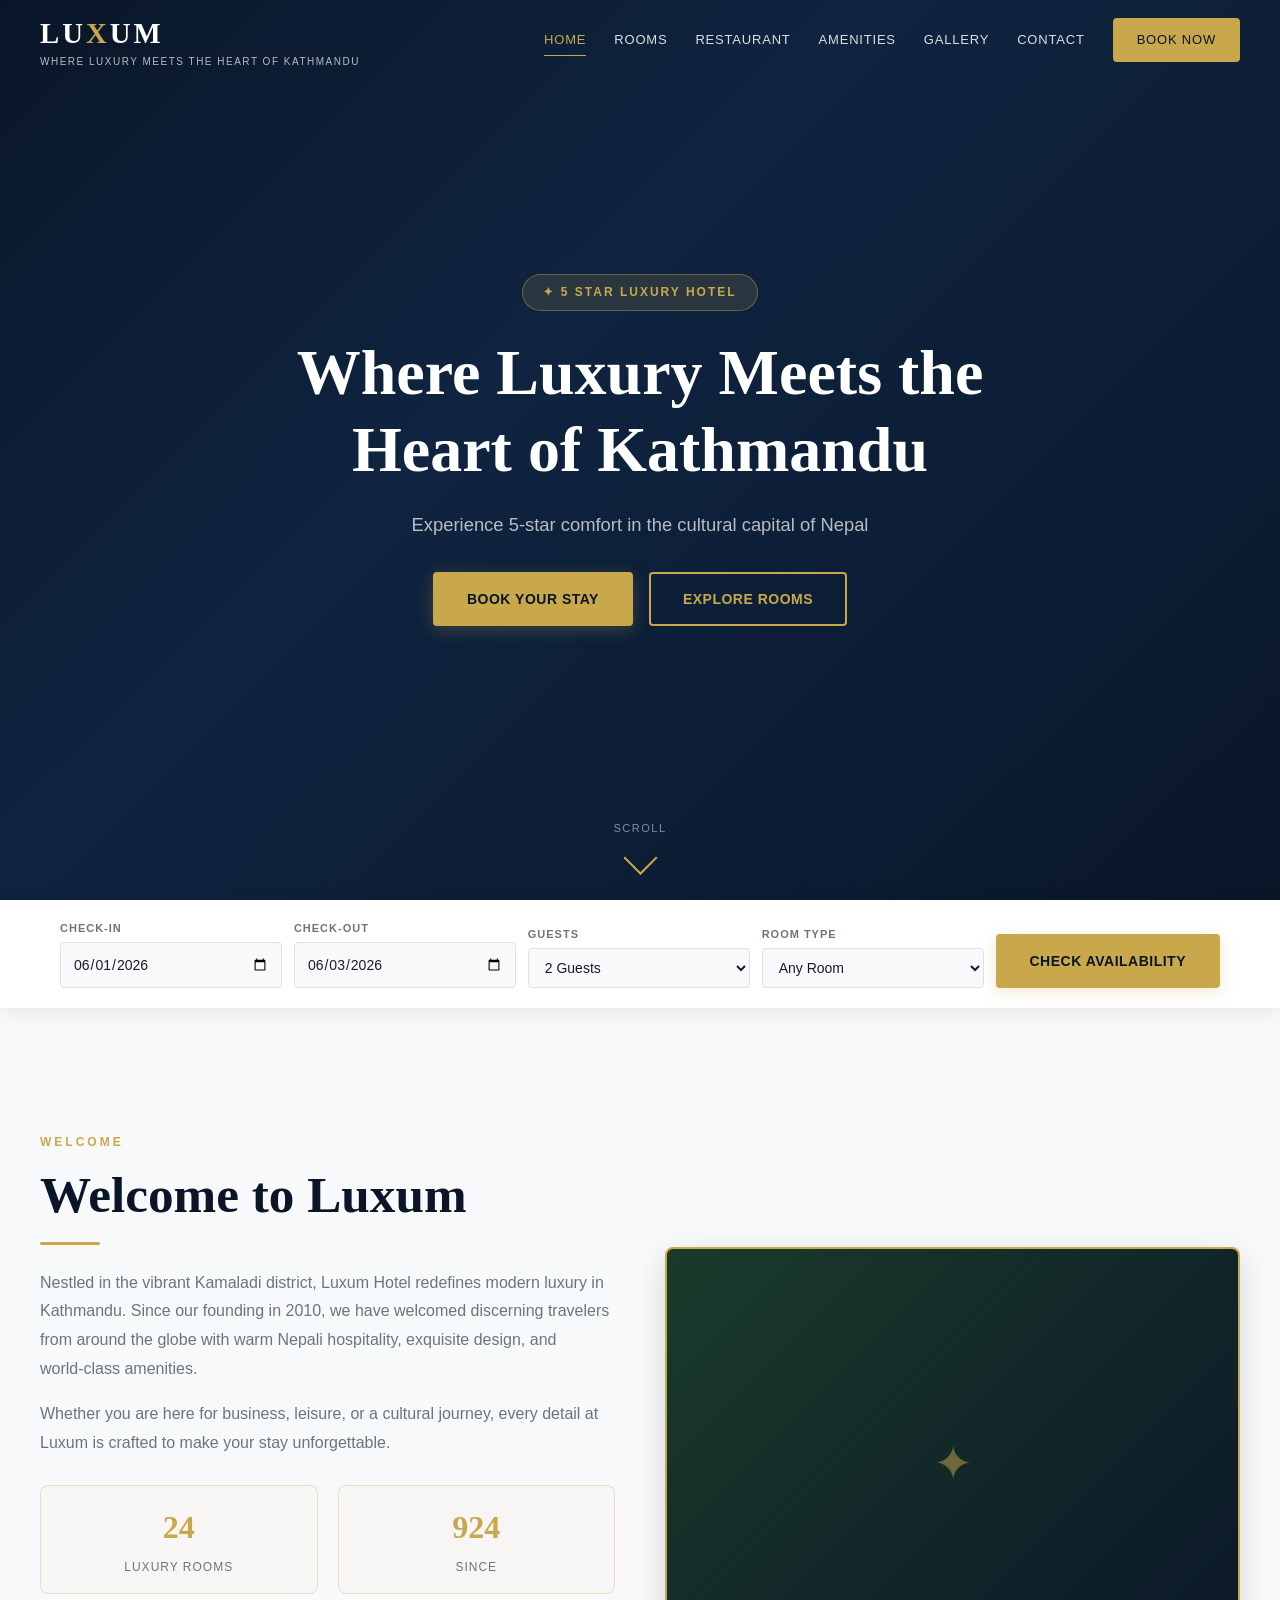
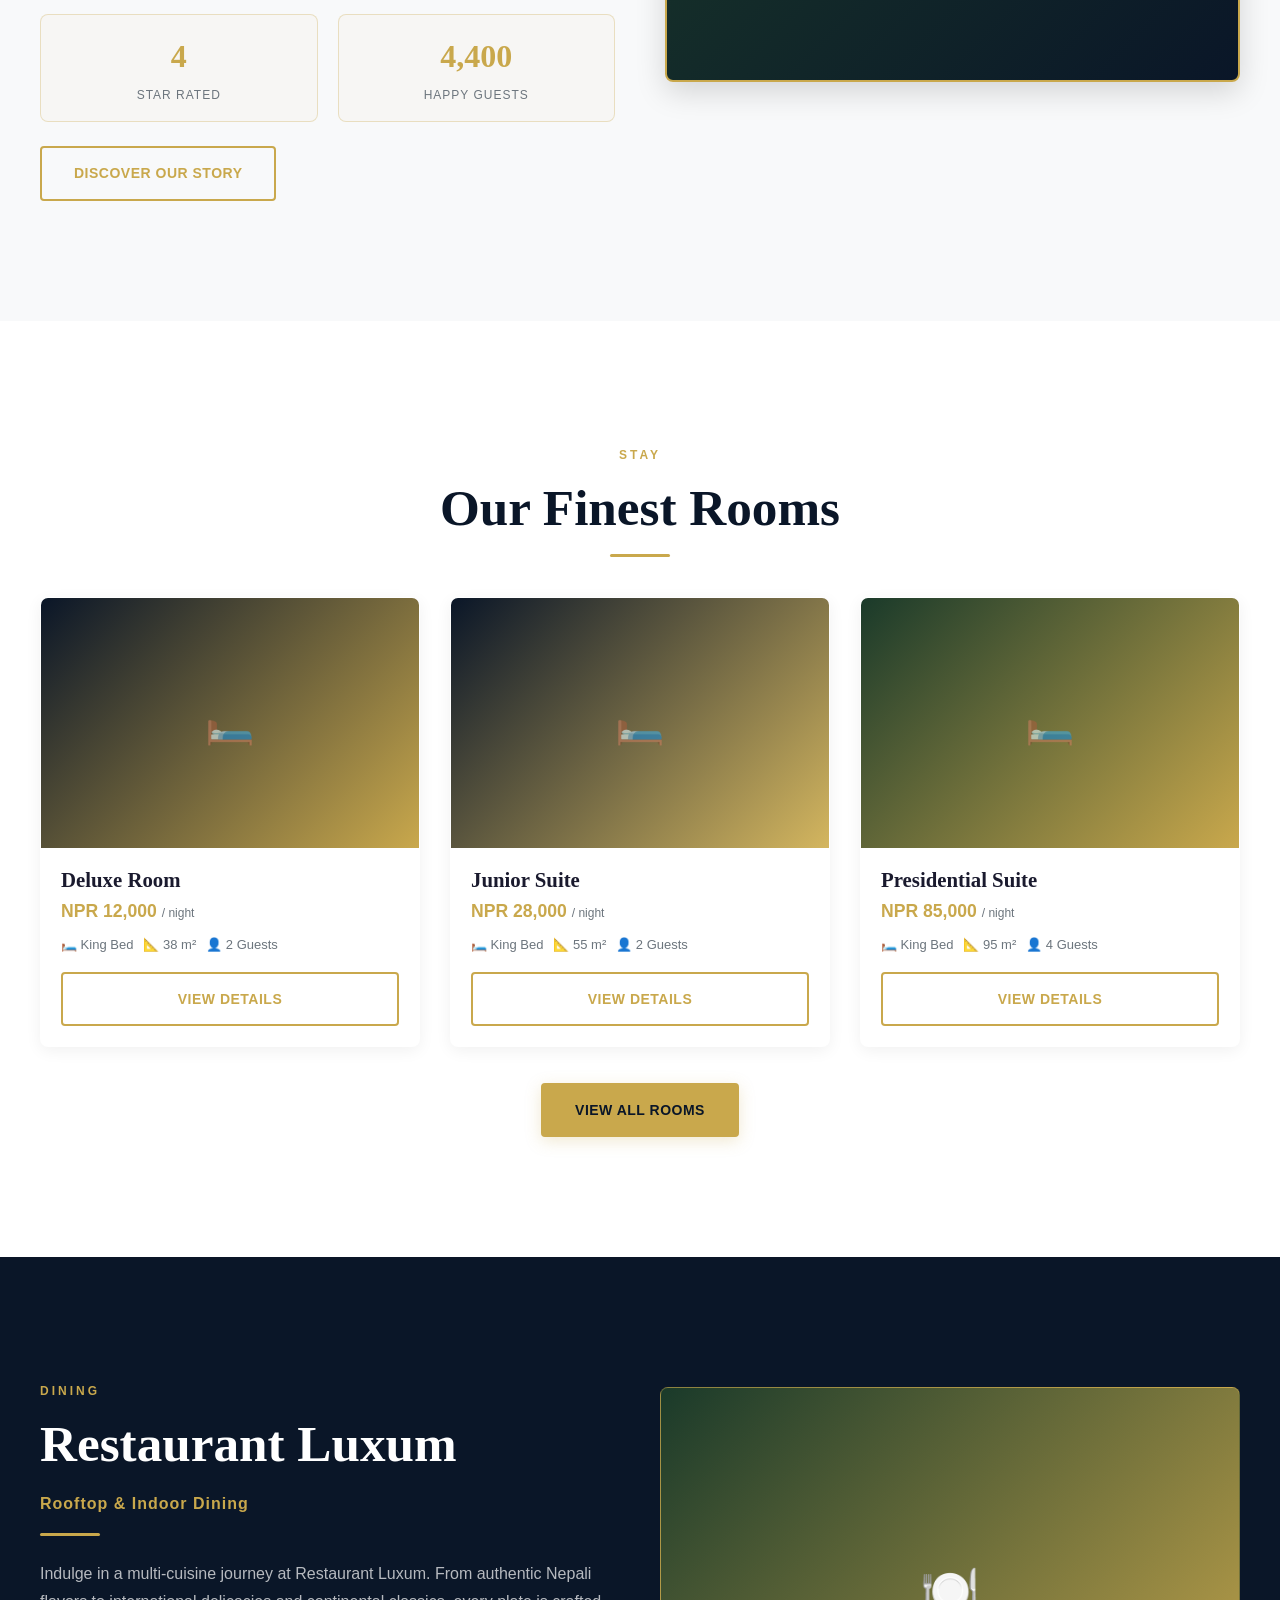
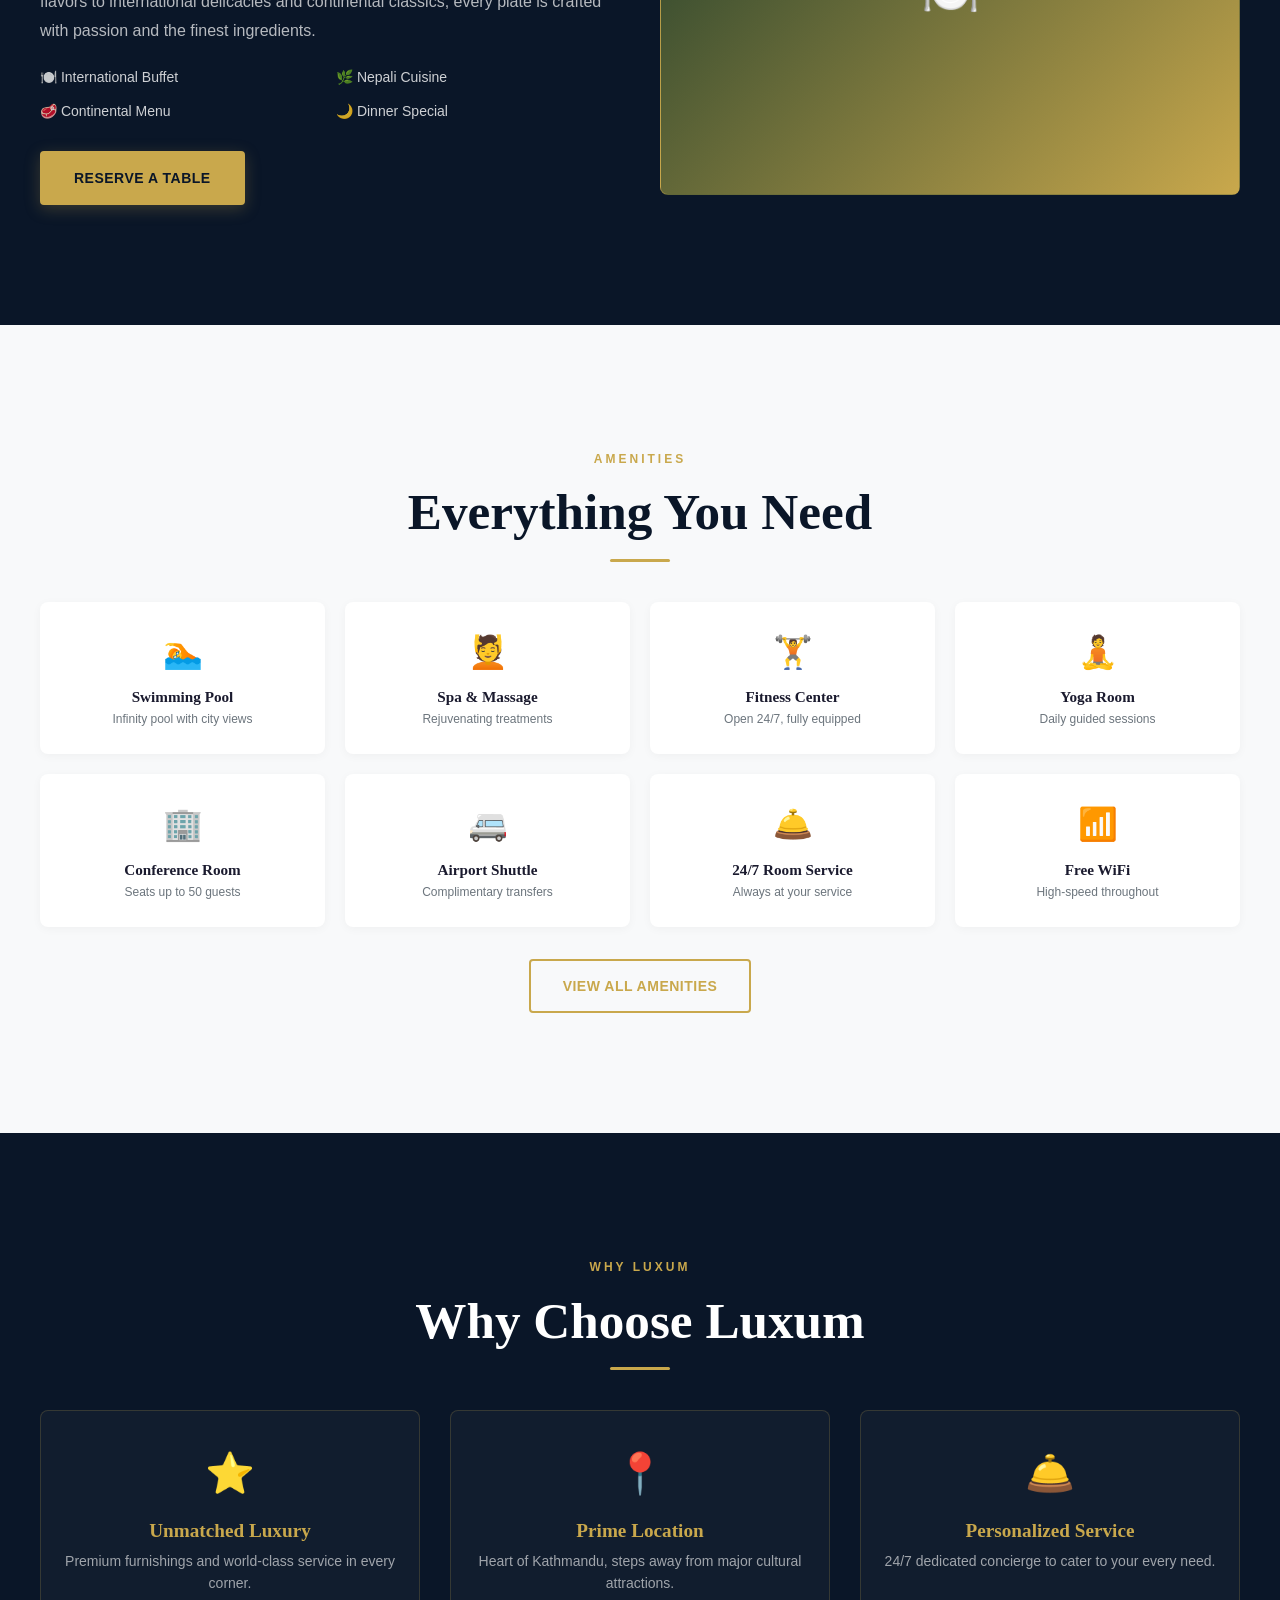
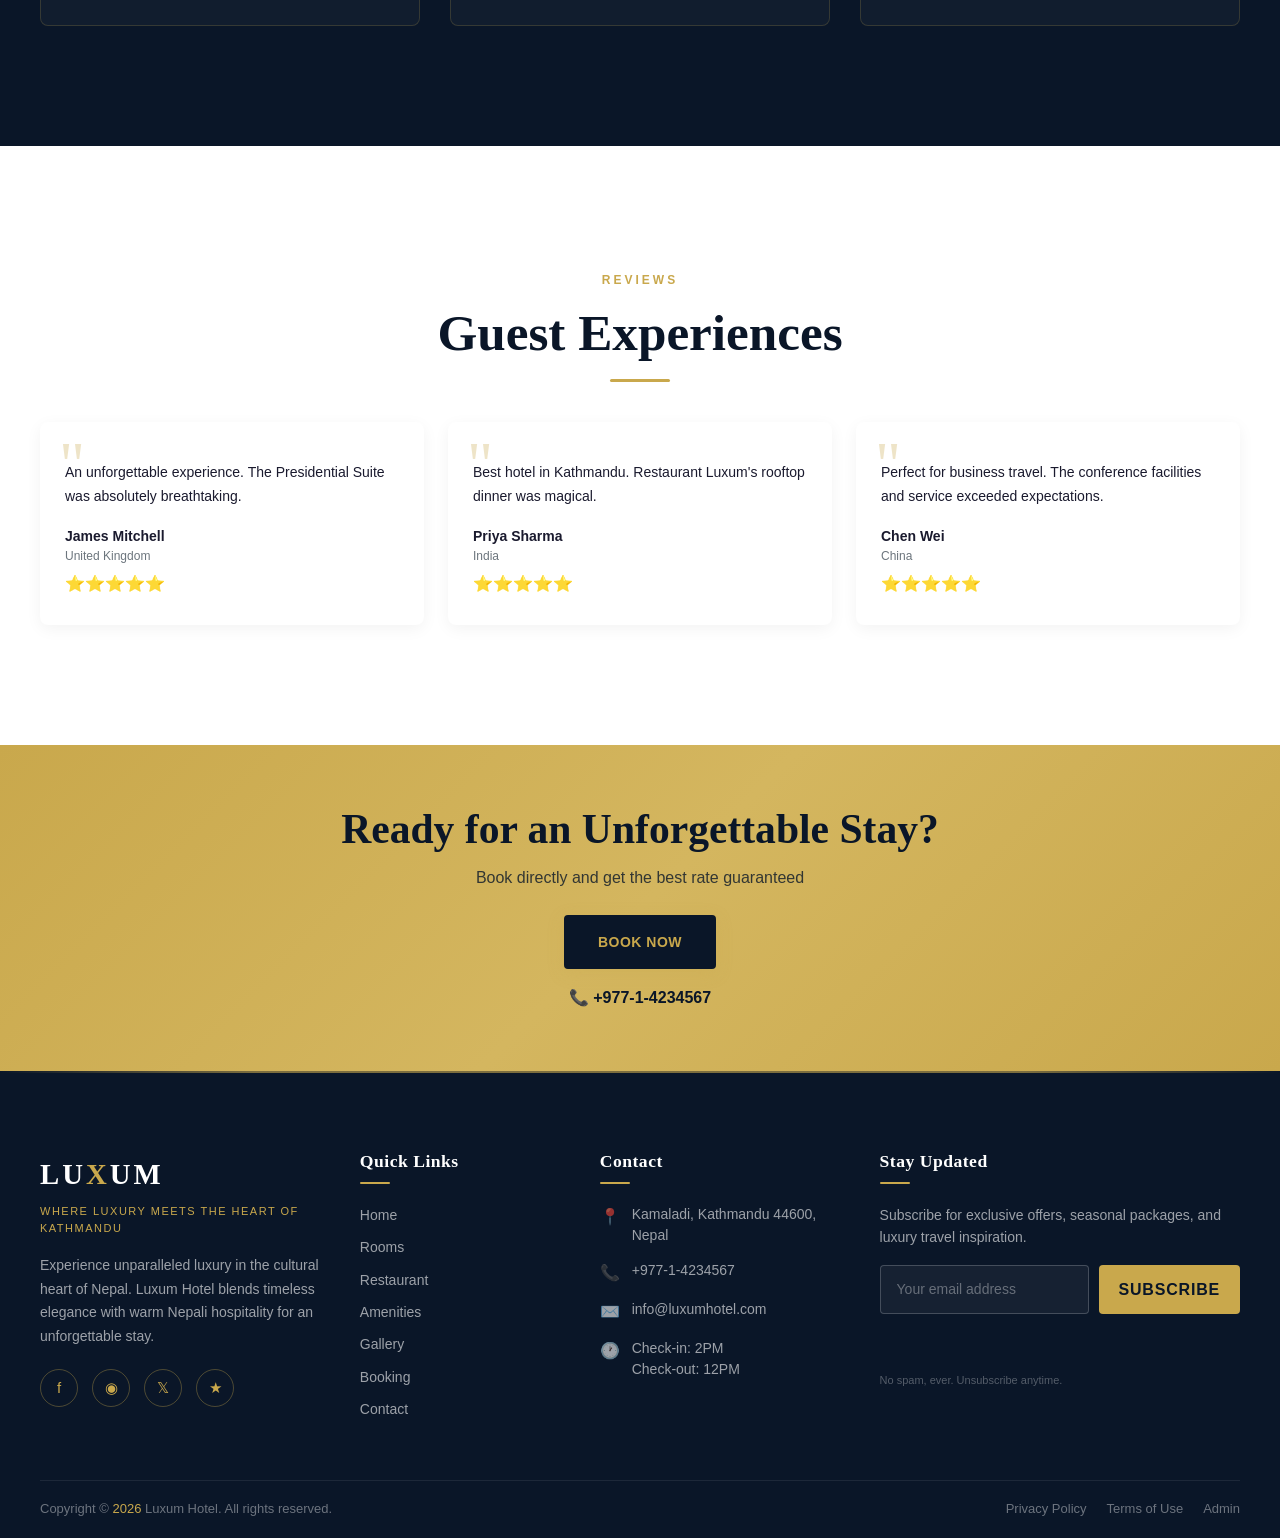
<file: index.html>
<!DOCTYPE html>
<html lang="en">
<head>
    <meta charset="UTF-8">
    <meta name="viewport" content="width=device-width, initial-scale=1.0">
    <title>Luxum Hotel — Luxury in the Heart of Kathmandu</title>
    <link rel="stylesheet" href="css/style.css">

    <!-- ========== NAVBAR CSS ========== -->
    <style>
        :root {
            --nav-height: 80px;
            --nav-height-scrolled: 68px;
        }
        .luxum-navbar {
            position: fixed; top: 0; left: 0; width: 100%; z-index: 1000;
            height: var(--nav-height); transition: all 0.4s cubic-bezier(0.4, 0, 0.2, 1);
            background: transparent; padding: 0;
        }
        .luxum-navbar.scrolled {
            height: var(--nav-height-scrolled);
            background: rgba(10, 22, 40, 0.85); backdrop-filter: blur(16px);
            -webkit-backdrop-filter: blur(16px); box-shadow: 0 4px 30px rgba(0, 0, 0, 0.25);
            border-bottom: 1px solid rgba(201, 168, 76, 0.15);
        }
        .luxum-navbar.hidden { transform: translateY(-100%); }
        .nav-inner {
            display: flex; align-items: center; justify-content: space-between;
            height: 100%; max-width: 1200px; margin: 0 auto; padding: 0 20px;
        }
        @media (min-width: 768px) { .nav-inner { padding: 0 30px; } }
        @media (min-width: 1024px) { .nav-inner { padding: 0 40px; } }
        @media (min-width: 1200px) { .nav-inner { padding: 0; } }
        .nav-logo-wrap { position: relative; z-index: 1001; }
        .nav-logo {
            font-family: 'Playfair Display', Georgia, serif; font-size: 1.8rem;
            font-weight: 700; letter-spacing: 3px; color: #ffffff;
            text-decoration: none; transition: color 0.3s ease;
        }
        .nav-logo .gold-x { color: #c9a84c; }
        .nav-tagline {
            font-family: 'Inter', sans-serif; font-size: 10px; font-weight: 400;
            letter-spacing: 1.5px; text-transform: uppercase; color: rgba(255,255,255,0.7);
            margin-top: -2px; white-space: nowrap; transition: opacity 0.3s ease;
        }
        .scrolled .nav-tagline { opacity: 0.8; }
        @media (max-width: 767px) { .nav-tagline { display: none; } .nav-logo { font-size: 1.5rem; letter-spacing: 2px; } }
        .nav-links { display: flex; align-items: center; gap: 28px; }
        .nav-links a {
            font-family: 'Inter', sans-serif; font-size: 13px; font-weight: 500;
            letter-spacing: 0.8px; text-transform: uppercase; color: rgba(255,255,255,0.85);
            text-decoration: none; position: relative; padding: 4px 0;
            transition: color 0.3s ease; white-space: nowrap;
        }
        .nav-links a::after {
            content: ''; position: absolute; bottom: -2px; left: 0; width: 0;
            height: 1.5px; background-color: #c9a84c;
            transition: width 0.35s cubic-bezier(0.4, 0, 0.2, 1);
        }
        .nav-links a:hover, .nav-links a.active { color: #c9a84c; }
        .nav-links a:hover::after, .nav-links a.active::after { width: 100%; }
        .nav-cta {
            font-family: 'Inter', sans-serif; font-size: 12px; font-weight: 600;
            letter-spacing: 1px; text-transform: uppercase; color: #0a1628 !important;
            background-color: #c9a84c; padding: 10px 22px !important; border-radius: 4px;
            transition: all 0.35s cubic-bezier(0.4, 0, 0.2, 1) !important;
            border: 2px solid #c9a84c;
        }
        .nav-cta::after { display: none !important; }
        .nav-cta:hover { background-color: #d4b65f !important; color: #0a1628 !important; box-shadow: 0 6px 20px rgba(201,168,76,0.3); transform: translateY(-1px); }
        @media (max-width: 1023px) { .nav-links { display: none; } }
        .nav-hamburger {
            display: flex; flex-direction: column; justify-content: center;
            align-items: center; width: 40px; height: 40px; cursor: pointer;
            z-index: 1001; background: none; border: none; padding: 4px; gap: 6px;
        }
        .nav-hamburger span {
            display: block; width: 26px; height: 2px; background-color: #ffffff;
            border-radius: 2px; transition: all 0.4s cubic-bezier(0.4, 0, 0.2, 1);
            transform-origin: center;
        }
        .nav-hamburger.active span:nth-child(1) { transform: rotate(45deg) translate(5px, 5px); }
        .nav-hamburger.active span:nth-child(2) { opacity: 0; transform: scaleX(0); }
        .nav-hamburger.active span:nth-child(3) { transform: rotate(-45deg) translate(5px, -5px); }
        @media (min-width: 1024px) { .nav-hamburger { display: none; } }
        .mobile-menu-overlay {
            position: fixed; top: 0; left: 0; width: 100%; height: 100vh;
            background: rgba(10,22,40,0.97); backdrop-filter: blur(20px);
            -webkit-backdrop-filter: blur(20px); z-index: 999;
            display: flex; align-items: center; justify-content: center;
            opacity: 0; visibility: hidden; transition: all 0.45s ease; pointer-events: none;
        }
        .mobile-menu-overlay.open { opacity: 1; visibility: visible; pointer-events: all; }
        .mobile-menu-links { display: flex; flex-direction: column; align-items: center; gap: 28px; text-align: center; }
        .mobile-menu-links a {
            font-family: 'Playfair Display', Georgia, serif; font-size: 2rem;
            font-weight: 600; color: #ffffff; text-decoration: none; letter-spacing: 1px;
            transition: all 0.35s ease; opacity: 0; transform: translateY(20px);
        }
        .mobile-menu-overlay.open .mobile-menu-links a { opacity: 1; transform: translateY(0); }
        .mobile-menu-overlay.open .mobile-menu-links a:nth-child(1) { transition-delay: 0.08s; }
        .mobile-menu-overlay.open .mobile-menu-links a:nth-child(2) { transition-delay: 0.14s; }
        .mobile-menu-overlay.open .mobile-menu-links a:nth-child(3) { transition-delay: 0.20s; }
        .mobile-menu-overlay.open .mobile-menu-links a:nth-child(4) { transition-delay: 0.26s; }
        .mobile-menu-overlay.open .mobile-menu-links a:nth-child(5) { transition-delay: 0.32s; }
        .mobile-menu-overlay.open .mobile-menu-links a:nth-child(6) { transition-delay: 0.38s; }
        .mobile-menu-overlay.open .mobile-menu-links a:nth-child(7) { transition-delay: 0.44s; }
        .mobile-menu-links a:hover { color: #c9a84c; }
        .mobile-menu-cta {
            margin-top: 8px; font-family: 'Inter', sans-serif !important;
            font-size: 1rem !important; font-weight: 600 !important;
            text-transform: uppercase; letter-spacing: 2px !important;
            color: #0a1628 !important; background-color: #c9a84c;
            padding: 14px 36px !important; border-radius: 4px;
        }
        .mobile-menu-cta:hover { background-color: #d4b65f !important; color: #0a1628 !important; }
        @media (min-width: 1024px) { .mobile-menu-overlay { display: none; } }
    </style>

    <!-- ========== FOOTER CSS ========== -->
    <style>
        .luxum-footer { background-color: #0a1628; color: rgba(255,255,255,0.8); font-family: 'Inter', sans-serif; position: relative; overflow: hidden; }
        .luxum-footer::before { content: ''; position: absolute; top: 0; left: 0; width: 100%; height: 2px; background: linear-gradient(90deg, transparent 0%, #c9a84c 20%, #c9a84c 80%, transparent 100%); opacity: 0.6; }
        .footer-grid { display: grid; grid-template-columns: 1fr; gap: 40px; max-width: 1200px; margin: 0 auto; padding: 60px 20px 40px; }
        @media (min-width: 768px) { .footer-grid { grid-template-columns: 1fr 1fr; padding: 70px 30px 50px; } }
        @media (min-width: 1024px) { .footer-grid { grid-template-columns: 1.4fr 1fr 1.2fr 1.3fr; padding: 80px 40px 60px; } }
        @media (min-width: 1200px) { .footer-grid { padding: 80px 0 60px; } }
        .footer-brand .footer-logo { font-family: 'Playfair Display', Georgia, serif; font-size: 1.8rem; font-weight: 700; letter-spacing: 3px; color: #ffffff; margin-bottom: 6px; display: inline-block; }
        .footer-brand .footer-logo .gold-x { color: #c9a84c; }
        .footer-brand .footer-tagline { font-size: 11px; font-weight: 400; letter-spacing: 1.5px; text-transform: uppercase; color: #c9a84c; margin-bottom: 16px; }
        .footer-brand .footer-desc { font-size: 14px; line-height: 1.7; color: rgba(255,255,255,0.6); margin-bottom: 20px; max-width: 280px; }
        .footer-socials { display: flex; gap: 14px; }
        .footer-socials a { display: flex; align-items: center; justify-content: center; width: 38px; height: 38px; border-radius: 50%; border: 1px solid rgba(201,168,76,0.35); color: #c9a84c; transition: all 0.35s ease; font-size: 15px; text-decoration: none; }
        .footer-socials a:hover { background-color: #c9a84c; color: #0a1628; border-color: #c9a84c; transform: translateY(-3px); box-shadow: 0 6px 18px rgba(201,168,76,0.25); }
        .footer-heading { font-family: 'Playfair Display', Georgia, serif; font-size: 1.1rem; font-weight: 600; color: #ffffff; margin-bottom: 20px; letter-spacing: 0.5px; position: relative; padding-bottom: 12px; }
        .footer-heading::after { content: ''; position: absolute; bottom: 0; left: 0; width: 30px; height: 2px; background-color: #c9a84c; border-radius: 1px; }
        .footer-links { display: flex; flex-direction: column; gap: 10px; }
        .footer-links a { font-size: 14px; color: rgba(255,255,255,0.6); text-decoration: none; transition: all 0.3s ease; padding-left: 0; position: relative; }
        .footer-links a::before { content: '›'; position: absolute; left: -14px; opacity: 0; color: #c9a84c; transition: all 0.3s ease; }
        .footer-links a:hover { color: #c9a84c; padding-left: 10px; }
        .footer-links a:hover::before { opacity: 1; left: -8px; }
        .footer-contact-item { display: flex; gap: 12px; margin-bottom: 14px; font-size: 14px; color: rgba(255,255,255,0.6); line-height: 1.5; align-items: flex-start; }
        .footer-contact-item .contact-icon { flex-shrink: 0; font-size: 16px; margin-top: 1px; }
        .footer-contact-item a { color: rgba(255,255,255,0.6); text-decoration: none; transition: color 0.3s ease; }
        .footer-contact-item a:hover { color: #c9a84c; }
        .newsletter-text { font-size: 14px; color: rgba(255,255,255,0.6); margin-bottom: 16px; line-height: 1.6; }
        .newsletter-form { display: flex; flex-direction: column; gap: 10px; }
        @media (min-width: 400px) { .newsletter-form { flex-direction: row; } }
        .newsletter-form input { flex: 1; padding: 12px 16px; border-radius: 4px; border: 1px solid rgba(255,255,255,0.2); background: rgba(255,255,255,0.05); color: #fff; font-size: 14px; outline: none; transition: all 0.3s ease; min-width: 0; }
        .newsletter-form input::placeholder { color: rgba(255,255,255,0.35); }
        .newsletter-form input:focus { border-color: #c9a84c; background: rgba(255,255,255,0.08); box-shadow: 0 0 0 3px rgba(201,168,76,0.08); }
        .newsletter-form button { padding: 12px 20px; background-color: #c9a84c; color: #0a1628; border: none; border-radius: 4px; font-weight: 600; letter-spacing: 0.8px; text-transform: uppercase; cursor: pointer; transition: all 0.35s ease; white-space: nowrap; }
        .newsletter-form button:hover { background-color: #d4b65f; box-shadow: 0 4px 16px rgba(201,168,76,0.3); }
        .newsletter-form button:disabled { opacity: 0.6; cursor: not-allowed; }
        .newsletter-spam-note { font-size: 11px; color: rgba(255,255,255,0.3); margin-top: 10px; }
        .newsletter-success { font-size: 12px; color: #4ade80; margin-top: 6px; min-height: 18px; }
        .newsletter-error { font-size: 12px; color: #f87171; margin-top: 6px; min-height: 18px; }
        .footer-bottom { border-top: 1px solid rgba(255,255,255,0.08); padding: 18px 20px; max-width: 1200px; margin: 0 auto; display: flex; flex-direction: column; align-items: center; gap: 8px; font-size: 13px; color: rgba(255,255,255,0.4); }
        @media (min-width: 768px) { .footer-bottom { flex-direction: row; justify-content: space-between; padding: 18px 30px; } }
        @media (min-width: 1024px) { .footer-bottom { padding: 18px 40px; } }
        @media (min-width: 1200px) { .footer-bottom { padding: 18px 0; } }
        .footer-bottom-links { display: flex; gap: 20px; }
        .footer-bottom-links a { color: rgba(255,255,255,0.4); text-decoration: none; transition: color 0.3s ease; }
        .footer-bottom-links a:hover { color: #c9a84c; }
        .footer-bottom .copyright span { color: #c9a84c; }
        @media (max-width: 767px) {
            .footer-grid { text-align: center; } .footer-brand .footer-desc { margin-left: auto; margin-right: auto; }
            .footer-socials { justify-content: center; } .footer-heading::after { left: 50%; transform: translateX(-50%); }
            .footer-links a { padding-left: 0; } .footer-links a::before { display: none; }
            .footer-links a:hover { padding-left: 0; } .footer-contact-item { justify-content: center; }
            .footer-bottom { text-align: center; }
        }
    </style>

    <!-- ========== PAGE SPECIFIC STYLES ========== -->
    <style>
        /* ---------- HERO SECTION ---------- */
        .hero-section {
            position: relative; min-height: 100vh; display: flex; align-items: center;
            justify-content: center; background: linear-gradient(135deg, #0a1628 0%, #0f2440 40%, #0a1628 100%);
            overflow: hidden; text-align: center; padding: 0 20px;
        }
        .hero-particles { position: absolute; top: 0; left: 0; width: 100%; height: 100%; pointer-events: none; }
        .particle {
            position: absolute; width: 2px; height: 2px; background: #c9a84c;
            border-radius: 50%; animation: floatUp 6s infinite ease-in; opacity: 0;
        }
        .particle:nth-child(1) { left: 10%; animation-delay: 0s; }
        .particle:nth-child(2) { left: 25%; animation-delay: 1.2s; width: 3px; height: 3px; }
        .particle:nth-child(3) { left: 40%; animation-delay: 2.4s; }
        .particle:nth-child(4) { left: 55%; animation-delay: 0.6s; width: 2.5px; height: 2.5px; }
        .particle:nth-child(5) { left: 70%; animation-delay: 3s; }
        .particle:nth-child(6) { left: 85%; animation-delay: 1.8s; width: 3px; height: 3px; }
        .particle:nth-child(7) { left: 15%; animation-delay: 4.2s; }
        .particle:nth-child(8) { left: 50%; animation-delay: 2.8s; width: 2px; height: 2px; }
        .particle:nth-child(9) { left: 75%; animation-delay: 0.3s; }
        .particle:nth-child(10) { left: 92%; animation-delay: 3.6s; width: 2.5px; height: 2.5px; }
        @keyframes floatUp {
            0% { transform: translateY(100vh) scale(0); opacity: 0; }
            10% { opacity: 0.8; } 30% { opacity: 0.5; }
            100% { transform: translateY(-10vh) scale(1.5); opacity: 0; }
        }
        .hero-content { position: relative; z-index: 2; max-width: 800px; }
        .hero-badge {
            display: inline-block; background: rgba(201,168,76,0.15);
            border: 1px solid rgba(201,168,76,0.4); color: #c9a84c; padding: 8px 20px;
            border-radius: 50px; font-size: 12px; font-weight: 600; letter-spacing: 2px;
            text-transform: uppercase; margin-bottom: 24px;
        }
        .hero-heading { font-family: 'Playfair Display', Georgia, serif; font-size: 2.5rem; font-weight: 700; color: #ffffff; line-height: 1.2; margin-bottom: 20px; }
        .hero-subheading { font-size: 1.05rem; color: rgba(255,255,255,0.7); margin-bottom: 32px; line-height: 1.7; max-width: 550px; margin-left: auto; margin-right: auto; }
        .hero-buttons { display: flex; flex-wrap: wrap; gap: 16px; justify-content: center; }
        .scroll-indicator {
            position: absolute; bottom: 30px; left: 50%; transform: translateX(-50%); z-index: 2;
            display: flex; flex-direction: column; align-items: center; gap: 8px;
            color: rgba(255,255,255,0.5); font-size: 11px; letter-spacing: 1.5px; text-transform: uppercase;
            animation: bounceDown 2s infinite;
        }
        .scroll-indicator span { width: 24px; height: 24px; border-right: 2px solid #c9a84c; border-bottom: 2px solid #c9a84c; transform: rotate(45deg); }
        @keyframes bounceDown {
            0%, 100% { transform: translateX(-50%) translateY(0); }
            50% { transform: translateX(-50%) translateY(10px); }
        }
        @media (min-width: 768px) { .hero-heading { font-size: 3.5rem; } .hero-subheading { font-size: 1.15rem; } }
        @media (min-width: 1024px) { .hero-heading { font-size: 4rem; } }

        /* ---------- QUICK BOOKING BAR ---------- */
        .booking-bar-section {
            position: sticky; top: var(--nav-height-scrolled, 68px); z-index: 99;
            background: #ffffff; box-shadow: 0 4px 20px rgba(0,0,0,0.08); transition: top 0.4s ease;
        }
        .booking-bar-inner {
            max-width: 1200px; margin: 0 auto; padding: 20px;
            display: flex; flex-wrap: wrap; gap: 12px; align-items: flex-end; justify-content: center;
        }
        .booking-field { display: flex; flex-direction: column; gap: 4px; min-width: 130px; flex: 1; }
        .booking-field label { font-size: 11px; font-weight: 600; text-transform: uppercase; letter-spacing: 1px; color: #6c757d; }
        .booking-field input, .booking-field select { padding: 10px 12px; border: 1px solid #dee2e6; border-radius: 4px; font-size: 14px; color: #1a1a2e; background: #f8f9fa; transition: border-color 0.3s ease; width: 100%; }
        .booking-field input:focus, .booking-field select:focus { outline: none; border-color: #c9a84c; box-shadow: 0 0 0 3px rgba(201,168,76,0.08); }
        @media (max-width: 767px) { .booking-bar-inner { flex-direction: column; align-items: stretch; } .booking-field { min-width: 100%; } }

        /* ---------- WELCOME SECTION ---------- */
        .welcome-grid { display: grid; grid-template-columns: 1fr; gap: 40px; align-items: center; }
        @media (min-width: 768px) { .welcome-grid { grid-template-columns: 1fr 1fr; gap: 50px; } }
        .welcome-image-placeholder {
            position: relative; width: 100%; padding-bottom: 75%;
            background: linear-gradient(135deg, #1a3a2a 0%, #0a1628 100%); border-radius: 8px;
            border: 2px solid #c9a84c; box-shadow: 0 10px 30px rgba(0,0,0,0.15);
        }
        .welcome-image-placeholder::after { content: '✦'; position: absolute; top: 50%; left: 50%; transform: translate(-50%, -50%); font-size: 3rem; color: rgba(201,168,76,0.5); }
        .welcome-stats { display: grid; grid-template-columns: 1fr 1fr; gap: 20px; margin-top: 28px; }
        .stat-item { text-align: center; padding: 16px; border: 1px solid rgba(201,168,76,0.3); border-radius: 8px; background: rgba(201,168,76,0.03); }
        .stat-number { font-family: 'Playfair Display', Georgia, serif; font-size: 2rem; font-weight: 700; color: #c9a84c; }
        .stat-label { font-size: 12px; text-transform: uppercase; letter-spacing: 1px; color: #6c757d; margin-top: 4px; }
        /* ---------- ROOM CARDS ---------- */
        .rooms-grid { display: grid; grid-template-columns: 1fr; gap: 30px; margin-top: 40px; }
        @media (min-width: 768px) { .rooms-grid { grid-template-columns: repeat(2, 1fr); } }
        @media (min-width: 1024px) { .rooms-grid { grid-template-columns: repeat(3, 1fr); } }
        .room-card { background: #ffffff; border-radius: 8px; overflow: hidden; box-shadow: 0 4px 16px rgba(0,0,0,0.06); transition: all 0.35s cubic-bezier(0.4,0,0.2,1); border: 1px solid transparent; }
        .room-card:hover { transform: translateY(-6px); box-shadow: 0 12px 30px rgba(0,0,0,0.12); border-color: #c9a84c; }
        .room-card-image { width: 100%; padding-bottom: 66%; background: linear-gradient(135deg, #0a1628 0%, #c9a84c 100%); position: relative; }
        .room-card-image::after { content: '🛏️'; position: absolute; top: 50%; left: 50%; transform: translate(-50%, -50%); font-size: 2.5rem; opacity: 0.6; }
        .room-card-body { padding: 20px; }
        .room-card-body h3 { font-family: 'Playfair Display', Georgia, serif; font-size: 1.3rem; margin-bottom: 4px; }
        .room-price { font-size: 1.1rem; font-weight: 700; color: #c9a84c; margin-bottom: 10px; }
        .room-price span { font-size: 0.75rem; font-weight: 400; color: #6c757d; }
        .room-features { font-size: 13px; color: #6c757d; margin-bottom: 16px; display: flex; flex-wrap: wrap; gap: 10px; }

        /* ---------- RESTAURANT PREVIEW ---------- */
        .restaurant-preview { background: #0a1628; color: #ffffff; }
        .restaurant-grid { display: grid; grid-template-columns: 1fr; gap: 40px; align-items: center; }
        @media (min-width: 768px) { .restaurant-grid { grid-template-columns: 1fr 1fr; } }
        .restaurant-feature-list { list-style: none; margin: 20px 0 28px; display: grid; grid-template-columns: 1fr 1fr; gap: 12px; }
        .restaurant-feature-list li { font-size: 14px; color: rgba(255,255,255,0.8); }
        .restaurant-visual-placeholder { width: 100%; padding-bottom: 70%; background: linear-gradient(135deg, #1a3a2a 0%, #c9a84c 100%); border-radius: 8px; position: relative; border: 1px solid rgba(201,168,76,0.4); }
        .restaurant-visual-placeholder::after { content: '🍽️'; position: absolute; top: 50%; left: 50%; transform: translate(-50%, -50%); font-size: 3rem; }

        /* ---------- AMENITIES GRID ---------- */
        .amenities-grid { display: grid; grid-template-columns: repeat(2, 1fr); gap: 20px; margin-top: 40px; }
        @media (min-width: 768px) { .amenities-grid { grid-template-columns: repeat(4, 1fr); } }
        .amenity-item { text-align: center; padding: 24px 16px; border-radius: 8px; background: #ffffff; box-shadow: 0 2px 10px rgba(0,0,0,0.04); transition: all 0.3s ease; border: 1px solid transparent; }
        .amenity-item:hover { border-color: #c9a84c; box-shadow: 0 6px 20px rgba(0,0,0,0.08); }
        .amenity-icon { font-size: 2rem; margin-bottom: 10px; }
        .amenity-item h4 { font-size: 0.95rem; margin-bottom: 4px; }
        .amenity-item p { font-size: 12px; color: #6c757d; }

        /* ---------- WHY CHOOSE US ---------- */
        .why-choose-section { background: #0a1628; color: #ffffff; }
        .why-grid { display: grid; grid-template-columns: 1fr; gap: 30px; margin-top: 40px; }
        @media (min-width: 768px) { .why-grid { grid-template-columns: repeat(3, 1fr); } }
        .why-card { text-align: center; padding: 30px 20px; border: 1px solid rgba(201,168,76,0.2); border-radius: 8px; background: rgba(255,255,255,0.03); transition: all 0.3s ease; }
        .why-card:hover { border-color: #c9a84c; background: rgba(201,168,76,0.05); }
        .why-icon { font-size: 2.5rem; margin-bottom: 14px; }
        .why-card h3 { font-family: 'Playfair Display', Georgia, serif; font-size: 1.2rem; color: #c9a84c; margin-bottom: 8px; }
        .why-card p { font-size: 14px; color: rgba(255,255,255,0.6); }

        /* ---------- TESTIMONIALS ---------- */
        .testimonials-grid { display: grid; grid-template-columns: 1fr; gap: 24px; margin-top: 40px; }
        @media (min-width: 768px) { .testimonials-grid { grid-template-columns: repeat(3, 1fr); } }
        .testimonial-card { background: #ffffff; padding: 28px 24px; border-radius: 8px; box-shadow: 0 4px 16px rgba(0,0,0,0.05); position: relative; border: 1px solid transparent; transition: all 0.3s ease; }
        .testimonial-card:hover { border-color: #c9a84c; box-shadow: 0 8px 24px rgba(0,0,0,0.1); }
        .testimonial-card::before { content: '"'; font-family: 'Playfair Display', Georgia, serif; font-size: 4rem; color: #c9a84c; position: absolute; top: 10px; left: 18px; opacity: 0.3; line-height: 1; }
        .testimonial-text { font-size: 14px; line-height: 1.7; color: #1a1a2e; margin-bottom: 16px; padding-top: 10px; }
        .testimonial-author { font-weight: 600; font-size: 14px; }
        .testimonial-location { font-size: 12px; color: #6c757d; }
        .testimonial-stars { color: #c9a84c; margin-top: 4px; }

        /* ---------- CTA BANNER ---------- */
        .cta-banner { background: linear-gradient(135deg, #c9a84c 0%, #d4b65f 50%, #c9a84c 100%); text-align: center; padding: 60px 20px; }
        .cta-banner h2 { font-family: 'Playfair Display', Georgia, serif; font-size: 2rem; color: #0a1628; margin-bottom: 10px; }
        @media (min-width: 768px) { .cta-banner h2 { font-size: 2.6rem; } }
        .cta-banner p { color: rgba(10,22,40,0.8); margin-bottom: 24px; font-size: 1rem; }
        .cta-phone { margin-top: 16px; font-weight: 600; color: #0a1628; }

        /* Scroll animation base */
        .reveal { opacity: 0; transform: translateY(30px); transition: opacity 0.6s ease, transform 0.6s ease; }
        .reveal.visible { opacity: 1; transform: translateY(0); }

        .fade-in { animation: fadeIn 0.5s ease forwards; }
        @keyframes fadeIn { from { opacity: 0; } to { opacity: 1; } }
    </style>
</head>
<body>

    <!-- ========== NAVBAR ========== -->
    <nav class="luxum-navbar" id="luxumNavbar">
        <div class="nav-inner">
            <div class="nav-logo-wrap">
                <a href="index.html" class="nav-logo">LU<span class="gold-x">X</span>UM</a>
                <p class="nav-tagline">Where Luxury Meets the Heart of Kathmandu</p>
            </div>
            <div class="nav-links">
                <a href="index.html" class="active">Home</a>
                <a href="rooms.html">Rooms</a>
                <a href="restaurant.html">Restaurant</a>
                <a href="amenities.html">Amenities</a>
                <a href="gallery.html">Gallery</a>
                <a href="contact.html">Contact</a>
                <a href="booking.html" class="nav-cta">Book Now</a>
            </div>
            <button class="nav-hamburger" id="navHamburger" aria-label="Toggle menu">
                <span></span><span></span><span></span>
            </button>
        </div>
    </nav>
    <div class="mobile-menu-overlay" id="mobileMenuOverlay">
        <div class="mobile-menu-links">
            <a href="index.html">Home</a>
            <a href="rooms.html">Rooms</a>
            <a href="restaurant.html">Restaurant</a>
            <a href="amenities.html">Amenities</a>
            <a href="gallery.html">Gallery</a>
            <a href="contact.html">Contact</a>
            <a href="booking.html" class="mobile-menu-cta">Book Now</a>
        </div>
    </div>

    <!-- ========== SECTION 1: HERO ========== -->
    <section class="hero-section" id="home">
        <div class="hero-particles">
            <div class="particle"></div><div class="particle"></div><div class="particle"></div>
            <div class="particle"></div><div class="particle"></div><div class="particle"></div>
            <div class="particle"></div><div class="particle"></div><div class="particle"></div>
            <div class="particle"></div>
        </div>
        <div class="hero-content fade-in">
            <div class="hero-badge">✦ 5 Star Luxury Hotel</div>
            <h1 class="hero-heading">Where Luxury Meets the Heart of Kathmandu</h1>
            <p class="hero-subheading">Experience 5-star comfort in the cultural capital of Nepal</p>
            <div class="hero-buttons">
                <a href="booking.html" class="btn-primary">Book Your Stay</a>
                <a href="rooms.html" class="btn-secondary">Explore Rooms</a>
            </div>
        </div>
        <div class="scroll-indicator">Scroll<span></span></div>
    </section>

    <!-- ========== SECTION 2: QUICK BOOKING BAR ========== -->
    <div class="booking-bar-section" id="bookingBar">
        <div class="booking-bar-inner">
            <div class="booking-field"><label>Check-in</label><input type="date" id="checkIn" value="2026-06-01"></div>
            <div class="booking-field"><label>Check-out</label><input type="date" id="checkOut" value="2026-06-03"></div>
            <div class="booking-field"><label>Guests</label><select id="guests"><option>1 Guest</option><option selected>2 Guests</option><option>3 Guests</option><option>4 Guests</option></select></div>
            <div class="booking-field"><label>Room Type</label><select id="roomType"><option>Any Room</option><option>Deluxe Room</option><option>Junior Suite</option><option>Presidential Suite</option></select></div>
            <button class="btn-primary" id="checkAvailabilityBtn">Check Availability</button>
        </div>
    </div>

    <!-- ========== SECTION 3: WELCOME ========== -->
    <section class="section-padding bg-light reveal" id="about">
        <div class="container">
            <div class="welcome-grid">
                <div>
                    <span class="section-subtitle">Welcome</span>
                    <h2 class="section-title">Welcome to Luxum</h2>
                    <hr class="divider-gold">
                    <p style="color:#6c757d;line-height:1.8;margin-bottom:16px;">Nestled in the vibrant Kamaladi district, Luxum Hotel redefines modern luxury in Kathmandu. Since our founding in 2010, we have welcomed discerning travelers from around the globe with warm Nepali hospitality, exquisite design, and world‑class amenities.</p>
                    <p style="color:#6c757d;line-height:1.8;margin-bottom:24px;">Whether you are here for business, leisure, or a cultural journey, every detail at Luxum is crafted to make your stay unforgettable.</p>
                    <div class="welcome-stats">
                        <div class="stat-item"><div class="stat-number" data-count="50">0</div><div class="stat-label">Luxury Rooms</div></div>
                        <div class="stat-item"><div class="stat-number" data-count="2010">0</div><div class="stat-label">Since</div></div>
                        <div class="stat-item"><div class="stat-number" data-count="5">0</div><div class="stat-label">Star Rated</div></div>
                        <div class="stat-item"><div class="stat-number" data-count="10000">0</div><div class="stat-label">Happy Guests</div></div>
                    </div>
                    <a href="rooms.html" class="btn-secondary" style="margin-top:24px;">Discover Our Story</a>
                </div>
                <div class="welcome-image-placeholder"></div>
            </div>
        </div>
    </section>

    <!-- ========== SECTION 4: FEATURED ROOMS ========== -->
    <section class="section-padding reveal" id="rooms">
        <div class="container">
            <div style="text-align:center;">
                <span class="section-subtitle">Stay</span>
                <h2 class="section-title">Our Finest Rooms</h2>
                <hr class="divider-gold" style="margin:16px auto 24px;">
            </div>
            <div class="rooms-grid">
                <div class="room-card"><div class="room-card-image"></div><div class="room-card-body"><h3>Deluxe Room</h3><div class="room-price">NPR 12,000 <span>/ night</span></div><div class="room-features"><span>🛏️ King Bed</span><span>📐 38 m²</span><span>👤 2 Guests</span></div><a href="rooms.html" class="btn-secondary" style="width:100%;text-align:center;">View Details</a></div></div>
                <div class="room-card"><div class="room-card-image" style="background:linear-gradient(135deg, #0a1628 0%, #d4b65f 100%);"></div><div class="room-card-body"><h3>Junior Suite</h3><div class="room-price">NPR 28,000 <span>/ night</span></div><div class="room-features"><span>🛏️ King Bed</span><span>📐 55 m²</span><span>👤 2 Guests</span></div><a href="rooms.html" class="btn-secondary" style="width:100%;text-align:center;">View Details</a></div></div>
                <div class="room-card"><div class="room-card-image" style="background:linear-gradient(135deg, #1a3a2a 0%, #c9a84c 100%);"></div><div class="room-card-body"><h3>Presidential Suite</h3><div class="room-price">NPR 85,000 <span>/ night</span></div><div class="room-features"><span>🛏️ King Bed</span><span>📐 95 m²</span><span>👤 4 Guests</span></div><a href="rooms.html" class="btn-secondary" style="width:100%;text-align:center;">View Details</a></div></div>
            </div>
            <div style="text-align:center;margin-top:36px;"><a href="rooms.html" class="btn-primary">View All Rooms</a></div>
        </div>
    </section>
    <!-- ========== SECTION 5: RESTAURANT PREVIEW ========== -->
    <section class="section-padding restaurant-preview reveal" id="restaurant">
        <div class="container">
            <div class="restaurant-grid">
                <div>
                    <span class="section-subtitle">Dining</span>
                    <h2 class="section-title text-white">Restaurant Luxum</h2>
                    <p style="color:#c9a84c;font-weight:600;letter-spacing:1px;margin-bottom:12px;">Rooftop & Indoor Dining</p>
                    <hr class="divider-gold">
                    <p style="color:rgba(255,255,255,0.7);line-height:1.8;margin-bottom:20px;">Indulge in a multi-cuisine journey at Restaurant Luxum. From authentic Nepali flavors to international delicacies and continental classics, every plate is crafted with passion and the finest ingredients.</p>
                    <ul class="restaurant-feature-list">
                        <li>🍽️ International Buffet</li><li>🌿 Nepali Cuisine</li>
                        <li>🥩 Continental Menu</li><li>🌙 Dinner Special</li>
                    </ul>
                    <a href="restaurant.html" class="btn-primary">Reserve a Table</a>
                </div>
                <div class="restaurant-visual-placeholder"></div>
            </div>
        </div>
    </section>

    <!-- ========== SECTION 6: AMENITIES PREVIEW ========== -->
    <section class="section-padding bg-light reveal" id="amenities">
        <div class="container">
            <div style="text-align:center;"><span class="section-subtitle">Amenities</span><h2 class="section-title">Everything You Need</h2><hr class="divider-gold" style="margin:16px auto 24px;"></div>
            <div class="amenities-grid">
                <div class="amenity-item"><div class="amenity-icon">🏊</div><h4>Swimming Pool</h4><p>Infinity pool with city views</p></div>
                <div class="amenity-item"><div class="amenity-icon">💆</div><h4>Spa & Massage</h4><p>Rejuvenating treatments</p></div>
                <div class="amenity-item"><div class="amenity-icon">🏋️</div><h4>Fitness Center</h4><p>Open 24/7, fully equipped</p></div>
                <div class="amenity-item"><div class="amenity-icon">🧘</div><h4>Yoga Room</h4><p>Daily guided sessions</p></div>
                <div class="amenity-item"><div class="amenity-icon">🏢</div><h4>Conference Room</h4><p>Seats up to 50 guests</p></div>
                <div class="amenity-item"><div class="amenity-icon">🚐</div><h4>Airport Shuttle</h4><p>Complimentary transfers</p></div>
                <div class="amenity-item"><div class="amenity-icon">🛎️</div><h4>24/7 Room Service</h4><p>Always at your service</p></div>
                <div class="amenity-item"><div class="amenity-icon">📶</div><h4>Free WiFi</h4><p>High-speed throughout</p></div>
            </div>
            <div style="text-align:center;margin-top:32px;"><a href="amenities.html" class="btn-secondary">View All Amenities</a></div>
        </div>
    </section>

    <!-- ========== SECTION 7: WHY CHOOSE LUXUM ========== -->
    <section class="section-padding why-choose-section reveal">
        <div class="container">
            <div style="text-align:center;"><span class="section-subtitle">Why Luxum</span><h2 class="section-title text-white">Why Choose Luxum</h2><hr class="divider-gold" style="margin:16px auto 24px;"></div>
            <div class="why-grid">
                <div class="why-card"><div class="why-icon">⭐</div><h3>Unmatched Luxury</h3><p>Premium furnishings and world-class service in every corner.</p></div>
                <div class="why-card"><div class="why-icon">📍</div><h3>Prime Location</h3><p>Heart of Kathmandu, steps away from major cultural attractions.</p></div>
                <div class="why-card"><div class="why-icon">🛎️</div><h3>Personalized Service</h3><p>24/7 dedicated concierge to cater to your every need.</p></div>
            </div>
        </div>
    </section>

    <!-- ========== SECTION 8: TESTIMONIALS ========== -->
    <section class="section-padding reveal" id="testimonials">
        <div class="container">
            <div style="text-align:center;"><span class="section-subtitle">Reviews</span><h2 class="section-title">Guest Experiences</h2><hr class="divider-gold" style="margin:16px auto 24px;"></div>
            <div class="testimonials-grid">
                <div class="testimonial-card"><p class="testimonial-text">An unforgettable experience. The Presidential Suite was absolutely breathtaking.</p><p class="testimonial-author">James Mitchell</p><p class="testimonial-location">United Kingdom</p><div class="testimonial-stars">⭐⭐⭐⭐⭐</div></div>
                <div class="testimonial-card"><p class="testimonial-text">Best hotel in Kathmandu. Restaurant Luxum's rooftop dinner was magical.</p><p class="testimonial-author">Priya Sharma</p><p class="testimonial-location">India</p><div class="testimonial-stars">⭐⭐⭐⭐⭐</div></div>
                <div class="testimonial-card"><p class="testimonial-text">Perfect for business travel. The conference facilities and service exceeded expectations.</p><p class="testimonial-author">Chen Wei</p><p class="testimonial-location">China</p><div class="testimonial-stars">⭐⭐⭐⭐⭐</div></div>
            </div>
        </div>
    </section>

    <!-- ========== SECTION 9: CTA BANNER ========== -->
    <section class="cta-banner reveal">
        <h2>Ready for an Unforgettable Stay?</h2>
        <p>Book directly and get the best rate guaranteed</p>
        <a href="booking.html" class="btn-primary" style="background:#0a1628;color:#c9a84c;border-color:#0a1628;">Book Now</a>
        <div class="cta-phone">📞 +977-1-4234567</div>
    </section>

    <!-- ========== FOOTER ========== -->
    <footer class="luxum-footer">
        <div class="footer-grid">
            <div class="footer-brand">
                <div class="footer-logo">LU<span class="gold-x">X</span>UM</div>
                <p class="footer-tagline">Where Luxury Meets the Heart of Kathmandu</p>
                <p class="footer-desc">Experience unparalleled luxury in the cultural heart of Nepal. Luxum Hotel blends timeless elegance with warm Nepali hospitality for an unforgettable stay.</p>
                <div class="footer-socials">
                    <a href="#" aria-label="Facebook">f</a><a href="#" aria-label="Instagram">◉</a>
                    <a href="#" aria-label="Twitter">𝕏</a><a href="#" aria-label="TripAdvisor">★</a>
                </div>
            </div>
            <div>
                <h4 class="footer-heading">Quick Links</h4>
                <div class="footer-links">
                    <a href="index.html">Home</a><a href="rooms.html">Rooms</a>
                    <a href="restaurant.html">Restaurant</a><a href="amenities.html">Amenities</a>
                    <a href="gallery.html">Gallery</a><a href="booking.html">Booking</a>
                    <a href="contact.html">Contact</a>
                </div>
            </div>
            <div>
                <h4 class="footer-heading">Contact</h4>
                <div class="footer-contact-item"><span class="contact-icon">📍</span><span>Kamaladi, Kathmandu 44600, Nepal</span></div>
                <div class="footer-contact-item"><span class="contact-icon">📞</span><a href="tel:+97714234567">+977-1-4234567</a></div>
                <div class="footer-contact-item"><span class="contact-icon">✉️</span><a href="mailto:info@luxumhotel.com">info@luxumhotel.com</a></div>
                <div class="footer-contact-item"><span class="contact-icon">🕐</span><span>Check-in: 2PM<br>Check-out: 12PM</span></div>
            </div>
            <div>
                <h4 class="footer-heading">Stay Updated</h4>
                <p class="newsletter-text">Subscribe for exclusive offers, seasonal packages, and luxury travel inspiration.</p>
                <form class="newsletter-form" id="newsletterForm">
                    <input type="email" id="subscriberEmail" placeholder="Your email address" required>
                    <button type="submit" id="subscribeBtn">Subscribe</button>
                </form>
                <p class="newsletter-success" id="newsletterSuccess"></p>
                <p class="newsletter-error" id="newsletterError"></p>
                <p class="newsletter-spam-note">No spam, ever. Unsubscribe anytime.</p>
            </div>
        </div>
        <div class="footer-bottom">
            <div class="copyright">Copyright &copy; <span>2026</span> Luxum Hotel. All rights reserved.</div>
            <div class="footer-bottom-links"><a href="#">Privacy Policy</a><a href="#">Terms of Use</a><a href="#">Admin</a></div>
        </div>
    </footer>

    <!-- ========== SCRIPTS ========== -->
    <script src="js/supabase-config.js"></script>
    <script>
        // ========== NAVBAR JS (FIXED) ==========
        (function() {
            const navbar = document.getElementById('luxumNavbar');
            const hamburger = document.getElementById('navHamburger');
            const mobileMenu = document.getElementById('mobileMenuOverlay');
            const mobileLinks = mobileMenu.querySelectorAll('a');
            const bookingBar = document.getElementById('bookingBar');
            let lastScrollY = window.scrollY;
            let ticking = false;

            function updateNavOnScroll() {
                const currentScrollY = window.scrollY;
                if (currentScrollY > 50) {
                    navbar.classList.add('scrolled');
                    if (bookingBar) bookingBar.style.top = 'var(--nav-height-scrolled, 68px)';
                } else {
                    navbar.classList.remove('scrolled');
                    if (bookingBar) bookingBar.style.top = 'var(--nav-height, 80px)';
                }
                if (!mobileMenu.classList.contains('open')) {
                    if (currentScrollY > lastScrollY && currentScrollY > 300) {
                        navbar.classList.add('hidden');
                    } else {
                        navbar.classList.remove('hidden');
                    }
                }
                lastScrollY = currentScrollY;
                ticking = false;
            }

            window.addEventListener('scroll', () => {
                if (!ticking) { requestAnimationFrame(updateNavOnScroll); ticking = true; }
            });

            function openMenu() { mobileMenu.classList.add('open'); hamburger.classList.add('active'); document.body.style.overflow = 'hidden'; }
            function closeMenu() { mobileMenu.classList.remove('open'); hamburger.classList.remove('active'); document.body.style.overflow = ''; }

            hamburger.addEventListener('click', () => { mobileMenu.classList.contains('open') ? closeMenu() : openMenu(); });

            // Only close menu — let browser navigate naturally
            mobileLinks.forEach(link => link.addEventListener('click', () => { closeMenu(); }));

            // Active link based on URL path
            function updateActiveLink() {
                const currentPath = window.location.pathname.split('/').pop() || 'index.html';
                document.querySelectorAll('.nav-links a').forEach(link => {
                    link.classList.remove('active');
                    const href = link.getAttribute('href');
                    if (href === currentPath || (currentPath === '' && href === 'index.html')) {
                        link.classList.add('active');
                    }
                });
            }
            updateActiveLink();
        })();
        // ========== INTERSECTION OBSERVER ==========
        const revealElements = document.querySelectorAll('.reveal');
        const observer = new IntersectionObserver((entries) => {
            entries.forEach(entry => { if (entry.isIntersecting) { entry.target.classList.add('visible'); observer.unobserve(entry.target); } });
        }, { threshold: 0.15, rootMargin: '0px 0px -40px 0px' });
        revealElements.forEach(el => observer.observe(el));

        // ========== COUNTER ANIMATION ==========
        const statNumbers = document.querySelectorAll('.stat-number[data-count]');
        const counterObserver = new IntersectionObserver((entries) => {
            entries.forEach(entry => {
                if (entry.isIntersecting) {
                    const el = entry.target;
                    const target = parseInt(el.getAttribute('data-count'), 10);
                    const duration = 1800;
                    const stepTime = Math.max(Math.floor(duration / target), 16);
                    let current = 0;
                    const increment = target > 100 ? Math.ceil(target / 100) : 1;
                    function updateCounter() {
                        current += increment;
                        if (current >= target) {
                            // FIX: For "Since 2010", use plain number without toLocaleString
                            if (target === 2010) { el.textContent = target; }
                            else { el.textContent = target.toLocaleString(); }
                            return;
                        }
                        el.textContent = current.toLocaleString();
                        requestAnimationFrame(() => setTimeout(updateCounter, stepTime));
                    }
                    updateCounter();
                    counterObserver.unobserve(el);
                }
            });
        }, { threshold: 0.5 });
        statNumbers.forEach(el => counterObserver.observe(el));

        // ========== QUICK BOOKING BAR ==========
        document.getElementById('checkAvailabilityBtn').addEventListener('click', () => {
            const checkIn = document.getElementById('checkIn').value;
            const checkOut = document.getElementById('checkOut').value;
            const guests = document.getElementById('guests').value;
            const roomType = document.getElementById('roomType').value;
            const params = new URLSearchParams({ checkIn, checkOut, guests, roomType });
            window.location.href = 'booking.html?' + params.toString();
        });

        // ========== NEWSLETTER SUBSCRIPTION (SUPABASE) ==========
        const newsletterForm = document.getElementById('newsletterForm');
        const subscribeBtn = document.getElementById('subscribeBtn');
        const newsletterSuccess = document.getElementById('newsletterSuccess');
        const newsletterError = document.getElementById('newsletterError');

        newsletterForm.addEventListener('submit', async (e) => {
            e.preventDefault();
            const email = document.getElementById('subscriberEmail').value.trim();

            // Clear previous messages
            newsletterSuccess.textContent = '';
            newsletterError.textContent = '';

            // Basic validation
            if (!email || !/^[^\s@]+@[^\s@]+\.[^\s@]+$/.test(email)) {
                newsletterError.textContent = 'Please enter a valid email address.';
                return;
            }

            // Disable button
            subscribeBtn.disabled = true;
            subscribeBtn.textContent = 'Subscribing...';

            try {
                if (typeof SUPABASE_URL === 'undefined' || typeof SUPABASE_ANON_KEY === 'undefined' || !SUPABASE_URL || !SUPABASE_ANON_KEY) {
                    throw new Error('Service configuration not loaded.');
                }

                const response = await fetch(SUPABASE_URL + '/rest/v1/subscribers', {
                    method: 'POST',
                    headers: {
                        'apikey': SUPABASE_ANON_KEY,
                        'Authorization': 'Bearer ' + SUPABASE_ANON_KEY,
                        'Content-Type': 'application/json',
                        'Prefer': 'return=minimal'
                    },
                    body: JSON.stringify({ email: email })
                });

                if (!response.ok) {
                    const errBody = await response.text();
                    // Check for duplicate email (unique constraint violation)
                    if (errBody.includes('duplicate key') || errBody.includes('23505')) {
                        throw new Error('This email is already subscribed.');
                    }
                    console.error('Supabase error:', errBody);
                    throw new Error('Failed to subscribe. Please try again.');
                }

                // Success
                newsletterSuccess.textContent = '✓ Thank you for subscribing!';
                document.getElementById('subscriberEmail').value = '';
            } catch (error) {
                console.error('Subscription error:', error);
                newsletterError.textContent = error.message || 'Something went wrong. Please try again.';
            } finally {
                subscribeBtn.disabled = false;
                subscribeBtn.textContent = 'Subscribe';
            }
        });
    </script>
</body>
</html>
</file>
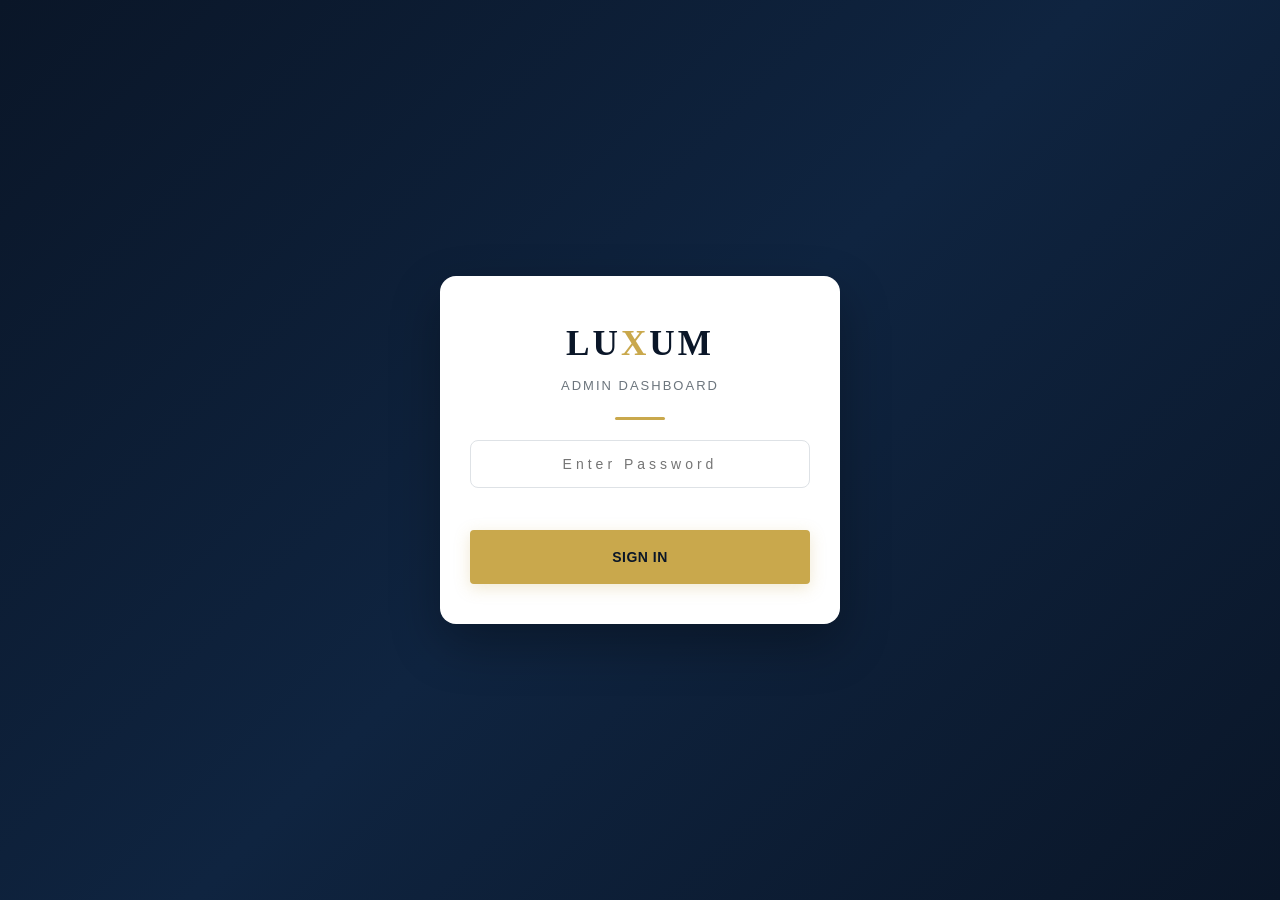
<file: admin/index.html>
<!DOCTYPE html>
<html lang="en">
<head>
    <meta charset="UTF-8">
    <meta name="viewport" content="width=device-width, initial-scale=1.0">
    <title>Admin Dashboard — Luxum Hotel</title>
    <link rel="stylesheet" href="../css/style.css">
    <style>
        :root {
            --sidebar-width: 250px;
            --topbar-height: 60px;
        }
        * { margin: 0; padding: 0; box-sizing: border-box; }
        body { font-family: 'Inter', sans-serif; background: #f4f6f9; color: #1a1a2e; min-height: 100vh; }
        body.no-scroll { overflow: hidden; }

        /* LOGIN SCREEN */
        .login-screen {
            position: fixed; inset: 0; background: linear-gradient(135deg, #0a1628 0%, #0f2440 50%, #0a1628 100%);
            display: flex; align-items: center; justify-content: center; z-index: 9999;
        }
        .login-screen.hidden { display: none; }
        .login-card {
            background: #fff; border-radius: 16px; padding: 40px 30px; width: 400px; max-width: 90%;
            text-align: center; box-shadow: 0 20px 50px rgba(0,0,0,0.3);
        }
        .login-card .login-logo {
            font-family: 'Playfair Display', Georgia, serif; font-size: 2.2rem;
            font-weight: 700; letter-spacing: 3px; color: #0a1628; margin-bottom: 4px;
        }
        .login-card .login-logo span { color: #c9a84c; }
        .login-card .login-subtitle { font-size: 13px; color: #6c757d; letter-spacing: 2px; text-transform: uppercase; margin-bottom: 20px; }
        .login-card .login-divider { width: 50px; height: 3px; background: #c9a84c; margin: 0 auto 20px; border-radius: 2px; }
        .login-card input {
            width: 100%; padding: 12px 16px; border: 1px solid #dee2e6; border-radius: 8px;
            font-size: 14px; margin-bottom: 16px; text-align: center; letter-spacing: 4px;
            transition: border-color 0.3s;
        }
        .login-card input:focus { outline: none; border-color: #c9a84c; }
        .login-error { color: #dc3545; font-size: 12px; margin-bottom: 10px; min-height: 16px; }

        /* DASHBOARD */
        .dashboard-container { display: none; }
        .dashboard-container.visible { display: flex; min-height: 100vh; }

        /* SIDEBAR */
        .sidebar {
            width: var(--sidebar-width); background: #0a1628; color: #fff;
            display: flex; flex-direction: column; position: fixed; top: 0; left: 0;
            height: 100vh; z-index: 100; transition: transform 0.35s ease; overflow-y: auto;
        }
        .sidebar-header { padding: 24px 20px; text-align: center; border-bottom: 1px solid rgba(255,255,255,0.08); }
        .sidebar-header .s-logo { font-family: 'Playfair Display', Georgia, serif; font-size: 1.5rem; font-weight: 700; letter-spacing: 2px; color: #fff; }
        .sidebar-header .s-logo span { color: #c9a84c; }
        .sidebar-header .s-subtitle { font-size: 10px; color: rgba(255,255,255,0.5); letter-spacing: 2px; text-transform: uppercase; }
        .sidebar-nav { flex: 1; padding: 16px 0; }
        .sidebar-nav .nav-link {
            display: flex; align-items: center; gap: 12px; padding: 12px 20px;
            color: rgba(255,255,255,0.65); text-decoration: none; font-size: 13px;
            font-weight: 500; transition: all 0.3s ease; cursor: pointer; border: none; background: none; width: 100%; text-align: left;
        }
        .sidebar-nav .nav-link:hover { color: #fff; background: rgba(201,168,76,0.08); }
        .sidebar-nav .nav-link.active { color: #0a1628; background: #c9a84c; font-weight: 600; }
        .sidebar-nav .nav-link .nav-icon { font-size: 1.1rem; width: 22px; text-align: center; }
        .sidebar-footer { padding: 16px 20px; border-top: 1px solid rgba(255,255,255,0.08); }
        .sidebar-footer .admin-user { display: flex; align-items: center; gap: 10px; margin-bottom: 10px; }
        .sidebar-footer .admin-avatar { width: 36px; height: 36px; border-radius: 50%; background: #c9a84c; display: flex; align-items: center; justify-content: center; font-weight: 700; color: #0a1628; }
        .sidebar-footer .admin-name { font-size: 13px; font-weight: 600; }
        .sidebar-footer .admin-role { font-size: 10px; color: rgba(255,255,255,0.5); }
        .logout-btn { width: 100%; padding: 10px; background: transparent; border: 1px solid rgba(255,255,255,0.2); color: rgba(255,255,255,0.7); border-radius: 6px; cursor: pointer; font-size: 12px; transition: all 0.3s; }
        .logout-btn:hover { background: rgba(220,53,69,0.2); border-color: #dc3545; color: #dc3545; }

        /* MAIN CONTENT */
        .main-content { margin-left: var(--sidebar-width); flex: 1; min-height: 100vh; }
        .topbar {
            height: var(--topbar-height); background: #fff; border-bottom: 1px solid #e9ecef;
            display: flex; align-items: center; justify-content: space-between;
            padding: 0 24px; position: sticky; top: 0; z-index: 50;
        }
        .topbar .page-title { font-family: 'Playfair Display', Georgia, serif; font-size: 1.3rem; font-weight: 600; }
        .topbar .topbar-right { display: flex; align-items: center; gap: 16px; font-size: 13px; color: #6c757d; }
        .topbar .notif-icon { font-size: 1.2rem; cursor: pointer; }
        .topbar .top-avatar { width: 34px; height: 34px; border-radius: 50%; background: #c9a84c; display: flex; align-items: center; justify-content: center; font-weight: 700; color: #0a1628; font-size: 13px; }
        .content-area { padding: 24px; }
        .admin-page { display: none; }
        .admin-page.active { display: block; }

        /* Mobile hamburger */
        .mobile-toggle {
            display: none; background: none; border: none; font-size: 1.5rem;
            cursor: pointer; color: #1a1a2e; margin-right: 12px;
        }
        @media (max-width: 768px) {
            .sidebar { transform: translateX(-100%); }
            .sidebar.open { transform: translateX(0); }
            .main-content { margin-left: 0; }
            .mobile-toggle { display: inline-block; }
            .sidebar-overlay {
                position: fixed; inset: 0; background: rgba(0,0,0,0.5); z-index: 99;
                display: none;
            }
            .sidebar-overlay.open { display: block; }
        }

        /* CARDS */
        .stats-grid { display: grid; grid-template-columns: repeat(2, 1fr); gap: 16px; margin-bottom: 24px; }
        @media (min-width: 768px) { .stats-grid { grid-template-columns: repeat(4, 1fr); } }
        .stat-card {
            background: #fff; border-radius: 12px; padding: 20px; box-shadow: 0 2px 10px rgba(0,0,0,0.04);
            display: flex; align-items: center; gap: 14px;
        }
        .stat-card .stat-icon { width: 48px; height: 48px; border-radius: 12px; display: flex; align-items: center; justify-content: center; font-size: 1.4rem; }
        .stat-card .stat-info .stat-value { font-size: 1.6rem; font-weight: 700; }
        .stat-card .stat-info .stat-label { font-size: 11px; color: #6c757d; text-transform: uppercase; letter-spacing: 0.5px; }

        /* TABLES */
        .table-card { background: #fff; border-radius: 12px; padding: 20px; box-shadow: 0 2px 10px rgba(0,0,0,0.04); margin-bottom: 20px; overflow-x: auto; }
        .table-card h4 { font-family: 'Playfair Display', Georgia, serif; margin-bottom: 14px; }
        table { width: 100%; border-collapse: collapse; font-size: 13px; }
        th, td { padding: 10px 12px; text-align: left; border-bottom: 1px solid #e9ecef; white-space: nowrap; }
        th { font-weight: 600; color: #495057; font-size: 11px; text-transform: uppercase; letter-spacing: 0.5px; }
        tr:hover { background: #f8f9fa; }
        .badge {
            display: inline-block; padding: 4px 10px; border-radius: 50px;
            font-size: 10px; font-weight: 700; letter-spacing: 0.5px;
        }
        .badge-pending { background: #fff3cd; color: #856404; }
        .badge-confirmed { background: #d4edda; color: #155724; }
        .badge-cancelled { background: #f8d7da; color: #721c24; }
        .badge-gold { background: #c9a84c; color: #0a1628; }
        .btn-sm {
            padding: 5px 10px; border-radius: 6px; font-size: 10px; font-weight: 600;
            cursor: pointer; border: none; transition: all 0.2s; text-decoration: none; display: inline-block;
        }
        .btn-confirm { background: #1a3a2a; color: #fff; }
        .btn-confirm:hover { background: #2a5a3a; }
        .btn-cancel { background: #dc3545; color: #fff; }
        .btn-cancel:hover { background: #c82333; }
        .btn-view { background: #f8f9fa; color: #1a1a2e; border: 1px solid #dee2e6; }
        .btn-view:hover { border-color: #c9a84c; color: #c9a84c; }
        .search-row { display: flex; gap: 10px; flex-wrap: wrap; margin-bottom: 16px; align-items: center; }
        .search-row input, .search-row select { padding: 8px 12px; border: 1px solid #dee2e6; border-radius: 6px; font-size: 13px; }
        .search-row input:focus, .search-row select:focus { outline: none; border-color: #c9a84c; }

        /* MODAL */
        .modal-overlay {
            position: fixed; inset: 0; background: rgba(10,22,40,0.8); z-index: 200;
            display: flex; align-items: center; justify-content: center;
            opacity: 0; visibility: hidden; transition: all 0.3s ease;
        }
        .modal-overlay.open { opacity: 1; visibility: visible; }
        .modal-content {
            background: #fff; border-radius: 12px; padding: 28px; max-width: 500px;
            width: 90%; max-height: 80vh; overflow-y: auto; transform: translateY(20px);
            transition: transform 0.3s ease;
        }
        .modal-overlay.open .modal-content { transform: translateY(0); }
        .modal-close { float: right; background: none; border: none; font-size: 1.5rem; cursor: pointer; }

        .loading-text { text-align: center; padding: 30px; color: #6c757d; }
        .settings-grid { display: grid; grid-template-columns: 1fr; gap: 20px; }
        @media (min-width: 768px) { .settings-grid { grid-template-columns: 1fr 1fr; } }
    </style>
</head>
<body>

    <!-- ========== LOGIN SCREEN ========== -->
    <div class="login-screen" id="loginScreen">
        <div class="login-card">
            <div class="login-logo">LU<span>X</span>UM</div>
            <p class="login-subtitle">Admin Dashboard</p>
            <div class="login-divider"></div>
            <input type="password" id="adminPassword" placeholder="Enter Password" autocomplete="off">
            <p class="login-error" id="loginError"></p>
            <button class="btn-primary" id="loginBtn" style="width:100%;">Sign In</button>
        </div>
    </div>

    <!-- ========== DASHBOARD ========== -->
    <div class="dashboard-container" id="dashboardContainer">
        <!-- Sidebar Overlay for mobile -->
        <div class="sidebar-overlay" id="sidebarOverlay"></div>

        <!-- Sidebar -->
        <aside class="sidebar" id="sidebar">
            <div class="sidebar-header">
                <div class="s-logo">LU<span>X</span>UM</div>
                <p class="s-subtitle">Admin Panel</p>
            </div>
            <nav class="sidebar-nav">
                <button class="nav-link active" data-page="dashboard" onclick="showPage('dashboard')"><span class="nav-icon">📊</span> Dashboard</button>
                <button class="nav-link" data-page="bookings" onclick="showPage('bookings')"><span class="nav-icon">🛏️</span> Bookings</button>
                <button class="nav-link" data-page="restaurant" onclick="showPage('restaurant')"><span class="nav-icon">🍽️</span> Restaurant</button>
                <button class="nav-link" data-page="messages" onclick="showPage('messages')"><span class="nav-icon">💬</span> Messages</button>
                <button class="nav-link" data-page="rooms" onclick="showPage('rooms')"><span class="nav-icon">🏨</span> Rooms</button>
                <button class="nav-link" data-page="settings" onclick="showPage('settings')"><span class="nav-icon">⚙️</span> Settings</button>
            </nav>
            <div class="sidebar-footer">
                <div class="admin-user">
                    <div class="admin-avatar">A</div>
                    <div><div class="admin-name">Admin User</div><div class="admin-role">Hotel Manager</div></div>
                </div>
                <button class="logout-btn" onclick="logout()">🚪 Logout</button>
            </div>
        </aside>

        <!-- Main Content -->
        <div class="main-content">
            <div class="topbar">
                <div style="display:flex;align-items:center;">
                    <button class="mobile-toggle" id="mobileToggle">☰</button>
                    <span class="page-title" id="pageTitle">Dashboard</span>
                </div>
                <div class="topbar-right">
                    <span id="todayDate"></span>
                    <span class="notif-icon">🔔</span>
                    <div class="top-avatar">A</div>
                </div>
            </div>
            <div class="content-area">

                <!-- PAGE: Dashboard Overview -->
                <div class="admin-page active" id="page-dashboard">
                    <div class="stats-grid" id="dashboardStats"></div>
                    <div class="table-card"><h4>Recent Bookings</h4><div id="recentBookingsTable"></div><button class="btn-sm btn-view" onclick="showPage('bookings')" style="margin-top:10px;">View All →</button></div>
                    <div class="table-card"><h4>Recent Restaurant Reservations</h4><div id="recentRestaurantTable"></div></div>
                    <div class="table-card"><h4>Recent Messages</h4><div id="recentMessagesTable"></div></div>
                </div>

                <!-- PAGE: Bookings -->
                <div class="admin-page" id="page-bookings">
                    <div class="stats-grid" id="bookingStats"></div>
                    <div class="table-card">
                        <div class="search-row">
                            <input type="text" id="bookingSearch" placeholder="Search by name or booking #..." oninput="renderBookings()">
                            <select id="bookingStatusFilter" onchange="renderBookings()"><option value="all">All Status</option><option value="pending">Pending</option><option value="confirmed">Confirmed</option><option value="cancelled">Cancelled</option></select>
                            <button class="btn-sm btn-view" onclick="exportCSV(bookingsData, 'bookings')">📥 Export CSV</button>
                        </div>
                        <div id="bookingsTable"></div>
                    </div>
                </div>

                <!-- PAGE: Restaurant -->
                <div class="admin-page" id="page-restaurant">
                    <div class="stats-grid" id="restaurantStats"></div>
                    <div class="table-card"><div id="restaurantTable"></div></div>
                </div>

                <!-- PAGE: Messages -->
                <div class="admin-page" id="page-messages">
                    <div class="table-card"><div id="messagesTable"></div></div>
                </div>

                <!-- PAGE: Rooms -->
                <div class="admin-page" id="page-rooms">
                    <div class="table-card"><h4>Room Management</h4><div id="roomsTable"></div></div>
                </div>

                <!-- PAGE: Settings -->
                <div class="admin-page" id="page-settings">
                    <div class="settings-grid">
                        <div class="table-card"><h4>Hotel Information</h4><p style="font-size:13px;color:#6c757d;line-height:2;"><strong>Hotel Name:</strong> Luxum Hotel<br><strong>Address:</strong> Kamaladi, Kathmandu 44600, Nepal<br><strong>Phone:</strong> +977-1-4234567<br><strong>Email:</strong> info@luxumhotel.com</p></div>
                        <div class="table-card"><h4>Change Password</h4><input type="password" id="newPassword" placeholder="New password" style="width:100%;padding:10px;margin-bottom:10px;border:1px solid #dee2e6;border-radius:6px;"><button class="btn-sm btn-confirm" onclick="changePassword()">Update Password</button><p id="pwMsg" style="font-size:11px;color:#28a745;margin-top:6px;"></p></div>
                        <div class="table-card"><h4>System Info</h4><p style="font-size:13px;color:#6c757d;line-height:2;"><strong>Database:</strong> Supabase PostgreSQL<br><strong>Frontend:</strong> HTML/CSS/JS<br><strong>Hosting:</strong> Netlify<br><strong>Last Updated:</strong> <span id="sysLastUpdated"></span></p></div>
                        <div class="table-card"><h4>Quick Links</h4><a href="../index.html" target="_blank" class="btn-sm btn-view" style="display:block;margin:6px 0;">🏨 View Live Website</a><a href="../booking.html" target="_blank" class="btn-sm btn-view" style="display:block;margin:6px 0;">🛏️ Bookings Page</a><a href="../restaurant.html" target="_blank" class="btn-sm btn-view" style="display:block;margin:6px 0;">🍽️ Restaurant Page</a></div>
                    </div>
                </div>
            </div>
        </div>
    </div>

    <!-- ========== DETAIL MODAL ========== -->
    <div class="modal-overlay" id="detailModal">
        <div class="modal-content" id="modalContent"></div>
    </div>

    <!-- ========== SCRIPTS ========== -->
    <script src="../js/supabase-config.js"></script>
    <script>
        // ========== GLOBAL STATE ==========
        let currentPage = 'dashboard';
        let bookingsData = [];
        let restaurantData = [];
        let contactsData = [];
        let roomsData = [];

        // ========== AUTH ==========
        const ADMIN_PASSWORD = 'luxum2026';
        const loginScreen = document.getElementById('loginScreen');
        const dashboardContainer = document.getElementById('dashboardContainer');

        function checkAuth() {
            if (sessionStorage.getItem('luxumAdmin') === 'authenticated') {
                loginScreen.classList.add('hidden');
                dashboardContainer.classList.add('visible');
                initDashboard();
            }
        }

        document.getElementById('loginBtn').addEventListener('click', () => {
            const pw = document.getElementById('adminPassword').value;
            if (pw === ADMIN_PASSWORD) {
                sessionStorage.setItem('luxumAdmin', 'authenticated');
                loginScreen.classList.add('hidden');
                dashboardContainer.classList.add('visible');
                initDashboard();
            } else {
                document.getElementById('loginError').textContent = 'Incorrect password. Try again.';
            }
        });
        document.getElementById('adminPassword').addEventListener('keydown', (e) => {
            if (e.key === 'Enter') document.getElementById('loginBtn').click();
        });

        function logout() {
            sessionStorage.removeItem('luxumAdmin');
            loginScreen.classList.remove('hidden');
            dashboardContainer.classList.remove('visible');
            document.getElementById('adminPassword').value = '';
            document.getElementById('loginError').textContent = '';
        }

        // ========== MOBILE SIDEBAR ==========
        const sidebar = document.getElementById('sidebar');
        const sidebarOverlay = document.getElementById('sidebarOverlay');
        document.getElementById('mobileToggle').addEventListener('click', () => {
            sidebar.classList.toggle('open');
            sidebarOverlay.classList.toggle('open');
            document.body.classList.toggle('no-scroll');
        });
        sidebarOverlay.addEventListener('click', () => {
            sidebar.classList.remove('open');
            sidebarOverlay.classList.remove('open');
            document.body.classList.remove('no-scroll');
        });
        // ========== PAGE NAVIGATION ==========
        function showPage(pageName) {
            currentPage = pageName;
            document.querySelectorAll('.admin-page').forEach(p => p.classList.remove('active'));
            document.getElementById('page-' + pageName).classList.add('active');
            document.querySelectorAll('.nav-link').forEach(l => l.classList.remove('active'));
            document.querySelector(`[data-page="${pageName}"]`).classList.add('active');
            document.getElementById('pageTitle').textContent = pageName.charAt(0).toUpperCase() + pageName.slice(1);
            // Close mobile sidebar
            sidebar.classList.remove('open');
            sidebarOverlay.classList.remove('open');
            document.body.classList.remove('no-scroll');
            loadPageData(pageName);
        }

        // ========== DATA LOADING ==========
        async function loadAllData() {
            try {
                if (typeof SUPABASE_URL === 'undefined' || !SUPABASE_URL) {
                    console.warn('Supabase not configured. Using empty data.');
                    return;
                }
                const headers = { 'apikey': SUPABASE_ANON_KEY, 'Authorization': 'Bearer ' + SUPABASE_ANON_KEY };

                const [bRes, rRes, cRes] = await Promise.all([
                    fetch(SUPABASE_URL + '/rest/v1/bookings?select=*&order=created_at.desc', { headers }),
                    fetch(SUPABASE_URL + '/rest/v1/restaurant_reservations?select=*&order=created_at.desc', { headers }),
                    fetch(SUPABASE_URL + '/rest/v1/contacts?select=*&order=created_at.desc', { headers })
                ]);
                bookingsData = bRes.ok ? await bRes.json() : [];
                restaurantData = rRes.ok ? await rRes.json() : [];
                contactsData = cRes.ok ? await cRes.json() : [];

                // Rooms — use static data if table doesn't exist
                try {
                    const roomRes = await fetch(SUPABASE_URL + '/rest/v1/rooms?select=*', { headers });
                    roomsData = roomRes.ok ? await roomRes.json() : [];
                } catch { roomsData = []; }
                if (roomsData.length === 0) {
                    roomsData = [
                        { id: 1, name: 'Standard Room', price_per_night: 8000, max_guests: 2, is_available: true },
                        { id: 2, name: 'Deluxe Room', price_per_night: 12000, max_guests: 2, is_available: true },
                        { id: 3, name: 'Superior Room', price_per_night: 18000, max_guests: 3, is_available: true },
                        { id: 4, name: 'Junior Suite', price_per_night: 28000, max_guests: 3, is_available: true },
                        { id: 5, name: 'Executive Suite', price_per_night: 45000, max_guests: 4, is_available: true },
                        { id: 6, name: 'Presidential Suite', price_per_night: 85000, max_guests: 6, is_available: true }
                    ];
                }
            } catch (err) { console.error('Data load error:', err); }
        }

        function loadPageData(page) {
            if (page === 'dashboard') renderDashboard();
            else if (page === 'bookings') renderBookings();
            else if (page === 'restaurant') renderRestaurant();
            else if (page === 'messages') renderMessages();
            else if (page === 'rooms') renderRooms();
            else if (page === 'settings') renderSettings();
        }

        // ========== DASHBOARD ==========
        function renderDashboard() {
            const totalBookings = bookingsData.length;
            const now = new Date();
            const monthStart = new Date(now.getFullYear(), now.getMonth(), 1).toISOString();
            const monthRevenue = bookingsData.filter(b => b.created_at >= monthStart).reduce((s, b) => s + (b.total_price || 0), 0);
            const totalRestaurant = restaurantData.length;
            const totalMessages = contactsData.length;

            document.getElementById('dashboardStats').innerHTML = `
                <div class="stat-card"><div class="stat-icon" style="background:#e8f0fe;color:#0a1628;">🛏️</div><div class="stat-info"><div class="stat-value">${totalBookings}</div><div class="stat-label">Total Bookings</div></div></div>
                <div class="stat-card"><div class="stat-icon" style="background:#fef3e0;color:#c9a84c;">💰</div><div class="stat-info"><div class="stat-value">NPR ${monthRevenue.toLocaleString()}</div><div class="stat-label">Revenue This Month</div></div></div>
                <div class="stat-card"><div class="stat-icon" style="background:#e6f4ea;color:#1a3a2a;">🍽️</div><div class="stat-info"><div class="stat-value">${totalRestaurant}</div><div class="stat-label">Restaurant Reservations</div></div></div>
                <div class="stat-card"><div class="stat-icon" style="background:#e8eaf6;color:#3f51b5;">💬</div><div class="stat-info"><div class="stat-value">${totalMessages}</div><div class="stat-label">New Messages</div></div></div>
            `;

            document.getElementById('recentBookingsTable').innerHTML = buildBookingsTable(bookingsData.slice(0, 5));
            document.getElementById('recentRestaurantTable').innerHTML = buildRestaurantTable(restaurantData.slice(0, 5));
            document.getElementById('recentMessagesTable').innerHTML = contactsData.slice(0, 3).map(c => `
                <div style="padding:10px;border-bottom:1px solid #e9ecef;">
                    <strong>${c.name}</strong> — <span style="color:#6c757d;">${c.subject || 'No subject'}</span>
                    <p style="font-size:12px;color:#adb5bd;margin:2px 0;">${(c.message || '').substring(0, 80)}...</p>
                    <span style="font-size:10px;color:#6c757d;">${timeAgo(c.created_at)}</span>
                </div>
            `).join('') || '<p class="loading-text">No messages yet</p>';
        }

        // ========== BOOKINGS ==========
        function buildBookingsTable(data) {
            if (data.length === 0) return '<p class="loading-text">No bookings found</p>';
            return `<table><thead><tr><th>Booking #</th><th>Guest</th><th>Email</th><th>Room</th><th>Check-in</th><th>Check-out</th><th>Nights</th><th>Total</th><th>Status</th><th>Actions</th></tr></thead><tbody>${data.map(b => `
                <tr>
                    <td>${b.booking_number || '—'}</td><td>${b.guest_name || '—'}</td><td>${b.email || '—'}</td>
                    <td>${b.room_type || '—'}</td><td>${b.check_in || '—'}</td><td>${b.check_out || '—'}</td>
                    <td>${b.total_nights || 0}</td><td>NPR ${(b.total_price || 0).toLocaleString()}</td>
                    <td><span class="badge badge-${b.status || 'pending'}">${b.status || 'pending'}</span></td>
                    <td>
                        ${b.status === 'pending' ? `<button class="btn-sm btn-confirm" onclick="updateBookingStatus(${b.id},'confirmed')">✅</button>` : ''}
                        ${b.status !== 'cancelled' ? `<button class="btn-sm btn-cancel" onclick="updateBookingStatus(${b.id},'cancelled')">❌</button>` : ''}
                        <button class="btn-sm btn-view" onclick="viewBookingDetail(${b.id})">👁️</button>
                    </td>
                </tr>`).join('')}</tbody></table>`;
        }

        function renderBookings() {
            const filtered = filterBookings();
            const pending = bookingsData.filter(b => b.status === 'pending').length;
            const confirmed = bookingsData.filter(b => b.status === 'confirmed').length;
            const cancelled = bookingsData.filter(b => b.status === 'cancelled').length;
            const totalRev = bookingsData.reduce((s, b) => s + (b.total_price || 0), 0);
            document.getElementById('bookingStats').innerHTML = `
                <div class="stat-card"><div class="stat-icon" style="background:#e8f0fe;">📋</div><div class="stat-info"><div class="stat-value">${bookingsData.length}</div><div class="stat-label">Total</div></div></div>
                <div class="stat-card"><div class="stat-icon" style="background:#fff3cd;">⏳</div><div class="stat-info"><div class="stat-value">${pending}</div><div class="stat-label">Pending</div></div></div>
                <div class="stat-card"><div class="stat-icon" style="background:#d4edda;">✅</div><div class="stat-info"><div class="stat-value">${confirmed}</div><div class="stat-label">Confirmed</div></div></div>
                <div class="stat-card"><div class="stat-icon" style="background:#e8eaf6;">💰</div><div class="stat-info"><div class="stat-value">NPR ${totalRev.toLocaleString()}</div><div class="stat-label">Total Revenue</div></div></div>
            `;
            document.getElementById('bookingsTable').innerHTML = buildBookingsTable(filtered);
        }

        function filterBookings() {
            const search = (document.getElementById('bookingSearch')?.value || '').toLowerCase();
            const status = document.getElementById('bookingStatusFilter')?.value || 'all';
            return bookingsData.filter(b => {
                const matchSearch = !search || (b.guest_name || '').toLowerCase().includes(search) || (b.booking_number || '').toLowerCase().includes(search);
                const matchStatus = status === 'all' || b.status === status;
                return matchSearch && matchStatus;
            });
        }

        async function updateBookingStatus(id, status) {
            if (!confirm(`Change status to "${status}"?`)) return;
            try {
                const res = await fetch(SUPABASE_URL + '/rest/v1/bookings?id=eq.' + id, {
                    method: 'PATCH',
                    headers: { 'apikey': SUPABASE_ANON_KEY, 'Authorization': 'Bearer ' + SUPABASE_ANON_KEY, 'Content-Type': 'application/json' },
                    body: JSON.stringify({ status })
                });
                if (res.ok) { await loadAllData(); loadPageData(currentPage); }
                else alert('Update failed.');
            } catch (e) { alert('Error: ' + e.message); }
        }

        function viewBookingDetail(id) {
            const b = bookingsData.find(x => x.id === id);
            if (!b) return;
            const modal = document.getElementById('detailModal');
            document.getElementById('modalContent').innerHTML = `
                <button class="modal-close" onclick="closeModal()">&times;</button>
                <h4 style="font-family:'Playfair Display',Georgia,serif;">Booking Detail</h4>
                <table style="margin-top:10px;"><tbody>
                    ${Object.entries(b).map(([k,v]) => `<tr><td style="font-weight:600;">${k}</td><td>${v !== null ? v : '—'}</td></tr>`).join('')}
                </tbody></table>
                <div style="margin-top:14px;">
                    <label style="font-size:12px;">Update Status:</label>
                    <select id="modalStatus" style="padding:6px;margin:0 8px;">
                        <option value="pending" ${b.status==='pending'?'selected':''}>Pending</option>
                        <option value="confirmed" ${b.status==='confirmed'?'selected':''}>Confirmed</option>
                        <option value="cancelled" ${b.status==='cancelled'?'selected':''}>Cancelled</option>
                    </select>
                    <button class="btn-sm btn-confirm" onclick="updateBookingStatus(${b.id}, document.getElementById('modalStatus').value);closeModal();">Save</button>
                </div>
            `;
            modal.classList.add('open');
        }
        // ========== RESTAURANT ==========
        function buildRestaurantTable(data) {
            if (data.length === 0) return '<p class="loading-text">No reservations found</p>';
            return `<table><thead><tr><th>Guest</th><th>Email</th><th>Phone</th><th>Date</th><th>Time</th><th>Guests</th><th>Seating</th><th>Occasion</th><th>Status</th><th>Actions</th></tr></thead><tbody>${data.map(r => `
                <tr>
                    <td>${r.guest_name || '—'}</td><td>${r.email || '—'}</td><td>${r.phone || '—'}</td>
                    <td>${r.date || '—'}</td><td>${r.time || '—'}</td><td>${r.guests || 0}</td>
                    <td>${r.seating || '—'}</td><td>${r.occasion || '—'}</td>
                    <td><span class="badge badge-${r.status || 'pending'}">${r.status || 'pending'}</span></td>
                    <td>
                        ${r.status === 'pending' ? `<button class="btn-sm btn-confirm" onclick="updateRestaurantStatus(${r.id},'confirmed')">✅</button>` : ''}
                        ${r.status !== 'cancelled' ? `<button class="btn-sm btn-cancel" onclick="updateRestaurantStatus(${r.id},'cancelled')">❌</button>` : ''}
                    </td>
                </tr>`).join('')}</tbody></table>`;
        }

        function renderRestaurant() {
            const today = new Date().toISOString().split('T')[0];
            const todayCount = restaurantData.filter(r => r.date === today).length;
            const rooftop = restaurantData.filter(r => r.seating && r.seating.includes('Rooftop')).length;
            const indoor = restaurantData.filter(r => r.seating && r.seating.includes('Indoor')).length;
            document.getElementById('restaurantStats').innerHTML = `
                <div class="stat-card"><div class="stat-icon" style="background:#e8f0fe;">📋</div><div class="stat-info"><div class="stat-value">${restaurantData.length}</div><div class="stat-label">Total</div></div></div>
                <div class="stat-card"><div class="stat-icon" style="background:#d4edda;">📅</div><div class="stat-info"><div class="stat-value">${todayCount}</div><div class="stat-label">Today</div></div></div>
                <div class="stat-card"><div class="stat-icon" style="background:#fef3e0;">🌙</div><div class="stat-info"><div class="stat-value">${rooftop}</div><div class="stat-label">Rooftop</div></div></div>
                <div class="stat-card"><div class="stat-icon" style="background:#e6f4ea;">🏠</div><div class="stat-info"><div class="stat-value">${indoor}</div><div class="stat-label">Indoor</div></div></div>
            `;
            document.getElementById('restaurantTable').innerHTML = buildRestaurantTable(restaurantData);
        }

        async function updateRestaurantStatus(id, status) {
            if (!confirm(`Change status to "${status}"?`)) return;
            try {
                const res = await fetch(SUPABASE_URL + '/rest/v1/restaurant_reservations?id=eq.' + id, {
                    method: 'PATCH',
                    headers: { 'apikey': SUPABASE_ANON_KEY, 'Authorization': 'Bearer ' + SUPABASE_ANON_KEY, 'Content-Type': 'application/json' },
                    body: JSON.stringify({ status })
                });
                if (res.ok) { await loadAllData(); loadPageData(currentPage); }
                else alert('Update failed.');
            } catch (e) { alert('Error: ' + e.message); }
        }

        // ========== MESSAGES ==========
        function renderMessages() {
            document.getElementById('messagesTable').innerHTML = contactsData.length === 0 ? '<p class="loading-text">No messages</p>' : `
                <table><thead><tr><th>Name</th><th>Email</th><th>Phone</th><th>Subject</th><th>Message</th><th>Date</th><th>Actions</th></tr></thead><tbody>${contactsData.map(c => `
                <tr>
                    <td>${c.name || '—'}</td><td>${c.email || '—'}</td><td>${c.phone || '—'}</td>
                    <td>${c.subject || '—'}</td><td>${(c.message || '').substring(0, 50)}...</td>
                    <td>${c.created_at ? new Date(c.created_at).toLocaleDateString() : '—'}</td>
                    <td><button class="btn-sm btn-view" onclick="viewMessage(${c.id})">👁️</button></td>
                </tr>`).join('')}</tbody></table>`;
        }

        function viewMessage(id) {
            const c = contactsData.find(x => x.id === id);
            if (!c) return;
            const modal = document.getElementById('detailModal');
            document.getElementById('modalContent').innerHTML = `
                <button class="modal-close" onclick="closeModal()">&times;</button>
                <h4 style="font-family:'Playfair Display',Georgia,serif;">Message from ${c.name}</h4>
                <p style="font-size:13px;margin:4px 0;"><strong>Email:</strong> ${c.email} | <strong>Phone:</strong> ${c.phone || '—'}</p>
                <p style="font-size:13px;margin:4px 0;"><strong>Subject:</strong> ${c.subject || '—'}</p>
                <p style="font-size:14px;margin:12px 0;line-height:1.7;">${c.message || '—'}</p>
                <a href="mailto:${c.email}?subject=Re: ${encodeURIComponent(c.subject || '')}" class="btn-sm btn-confirm">✉️ Reply via Email</a>
            `;
            modal.classList.add('open');
        }

        // ========== ROOMS ==========
        function renderRooms() {
            document.getElementById('roomsTable').innerHTML = roomsData.length === 0 ? '<p class="loading-text">No rooms data</p>' : `
                <table><thead><tr><th>Room Name</th><th>Price/Night</th><th>Max Guests</th><th>Available</th><th>Actions</th></tr></thead><tbody>${roomsData.map(r => `
                <tr>
                    <td>${r.name}</td><td>NPR ${(r.price_per_night || 0).toLocaleString()}</td><td>${r.max_guests || 0}</td>
                    <td><span class="badge ${r.is_available ? 'badge-confirmed' : 'badge-cancelled'}">${r.is_available ? 'Yes' : 'No'}</span></td>
                    <td><button class="btn-sm ${r.is_available ? 'btn-cancel' : 'btn-confirm'}" onclick="toggleRoomAvailability(${r.id}, ${!r.is_available})">${r.is_available ? 'Set Unavailable' : 'Set Available'}</button></td>
                </tr>`).join('')}</tbody></table>`;
        }

        async function toggleRoomAvailability(id, newVal) {
            try {
                const res = await fetch(SUPABASE_URL + '/rest/v1/rooms?id=eq.' + id, {
                    method: 'PATCH',
                    headers: { 'apikey': SUPABASE_ANON_KEY, 'Authorization': 'Bearer ' + SUPABASE_ANON_KEY, 'Content-Type': 'application/json' },
                    body: JSON.stringify({ is_available: newVal })
                });
                if (res.ok) {
                    const idx = roomsData.findIndex(r => r.id === id);
                    if (idx >= 0) roomsData[idx].is_available = newVal;
                    renderRooms();
                } else alert('Update failed.');
            } catch (e) { alert('Error: ' + e.message); }
        }

        // ========== SETTINGS ==========
        function renderSettings() {
            document.getElementById('sysLastUpdated').textContent = new Date().toLocaleDateString();
        }
        function changePassword() {
            const np = document.getElementById('newPassword').value;
            if (np.length < 4) { document.getElementById('pwMsg').textContent = 'Password too short.'; document.getElementById('pwMsg').style.color = '#dc3545'; return; }
            // Client-side only — in real app, update Supabase auth
            document.getElementById('pwMsg').textContent = 'Password updated (client-side only).';
            document.getElementById('pwMsg').style.color = '#28a745';
            document.getElementById('newPassword').value = '';
        }

        // ========== MODAL ==========
        function closeModal() { document.getElementById('detailModal').classList.remove('open'); }
        document.getElementById('detailModal').addEventListener('click', (e) => { if (e.target === e.currentTarget) closeModal(); });
        document.addEventListener('keydown', (e) => { if (e.key === 'Escape') closeModal(); });

        // ========== CSV EXPORT ==========
        function exportCSV(data, filename) {
            if (!data || data.length === 0) { alert('No data to export.'); return; }
            const headers = Object.keys(data[0]).join(',');
            const rows = data.map(row => Object.values(row).map(v => '"' + (v !== null ? String(v).replace(/"/g, '""') : '') + '"').join(','));
            const csv = [headers, ...rows].join('\n');
            const blob = new Blob([csv], { type: 'text/csv' });
            const url = URL.createObjectURL(blob);
            const a = document.createElement('a'); a.href = url; a.download = filename + '.csv'; a.click();
            URL.revokeObjectURL(url);
        }

        // ========== HELPERS ==========
        function timeAgo(dateStr) {
            if (!dateStr) return '';
            const diff = Date.now() - new Date(dateStr).getTime();
            const mins = Math.floor(diff / 60000);
            if (mins < 60) return mins + 'm ago';
            const hrs = Math.floor(mins / 60);
            if (hrs < 24) return hrs + 'h ago';
            return Math.floor(hrs / 24) + 'd ago';
        }

        // ========== INIT ==========
        function initDashboard() {
            document.getElementById('todayDate').textContent = new Date().toLocaleDateString('en-US', { weekday: 'short', year: 'numeric', month: 'short', day: 'numeric' });
            loadAllData().then(() => loadPageData(currentPage));
        }

        // Start
        checkAuth();
    </script>
</body>
</html>
</file>
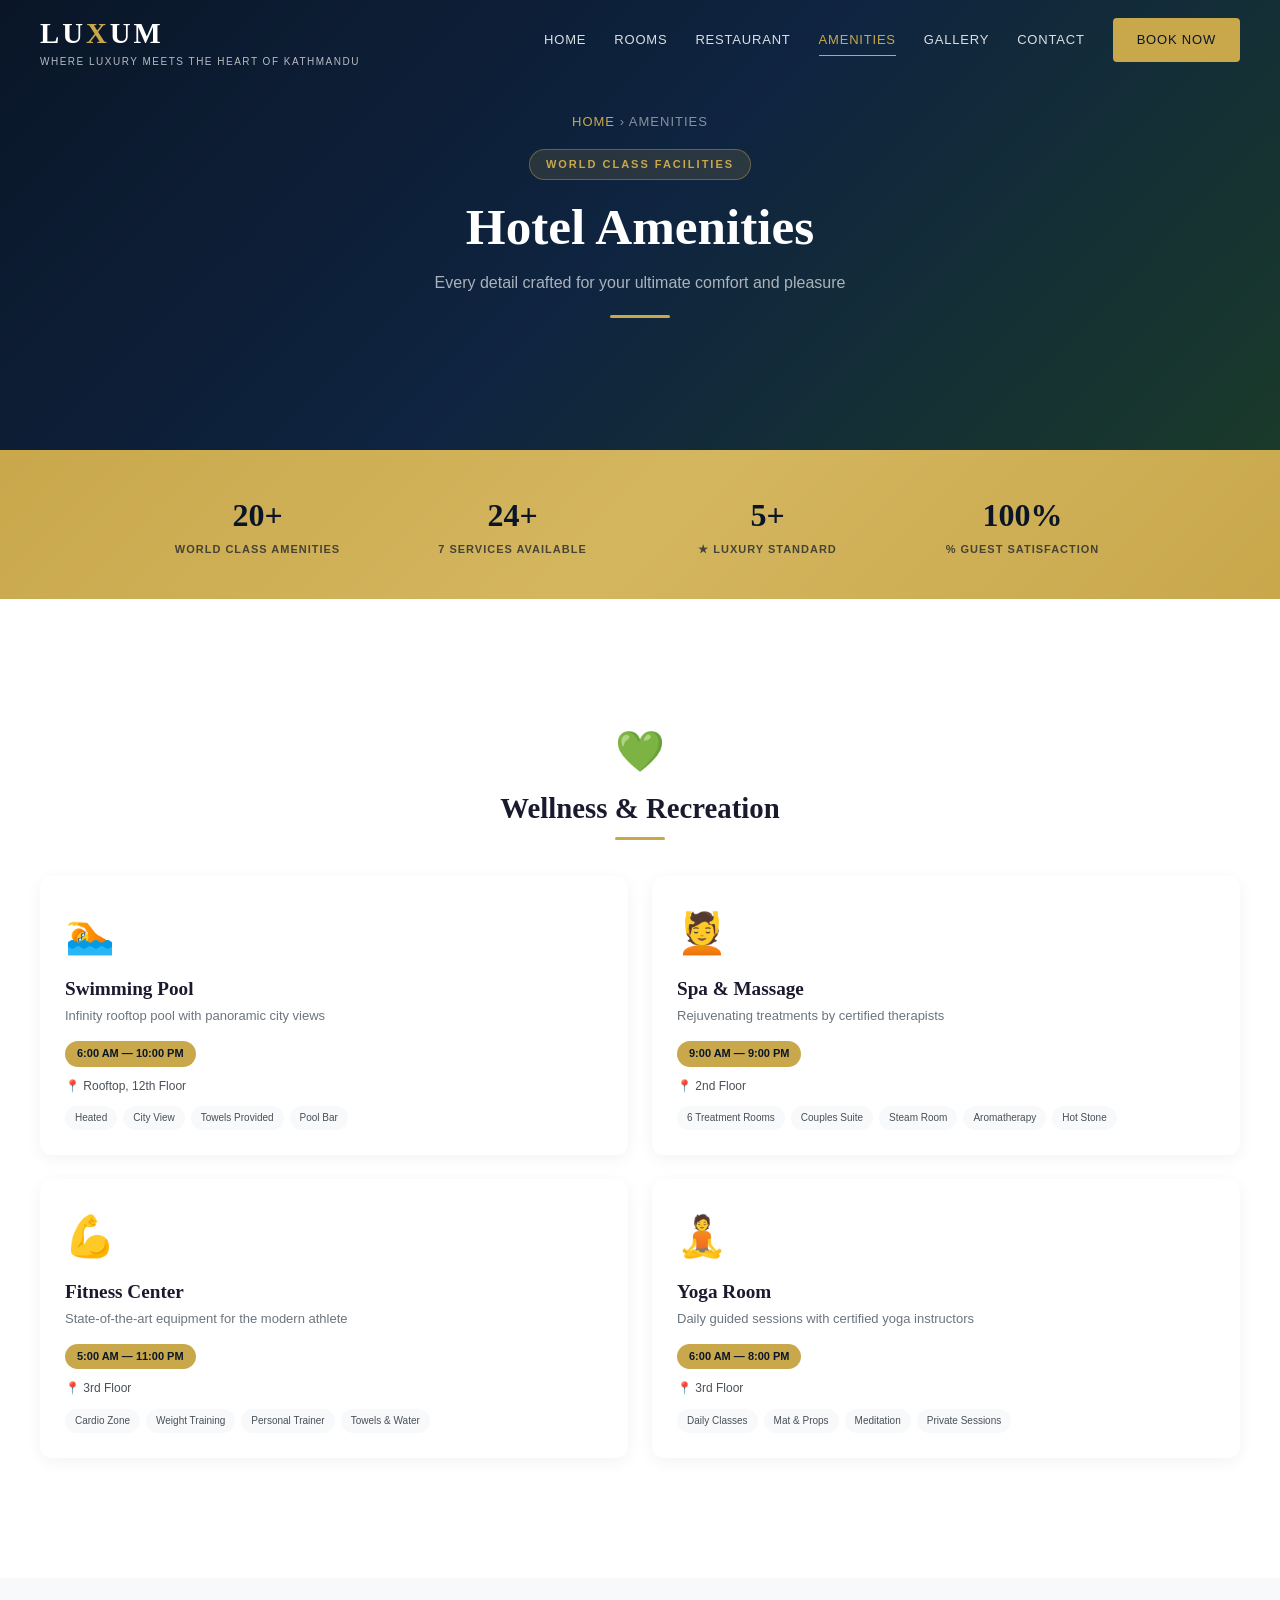
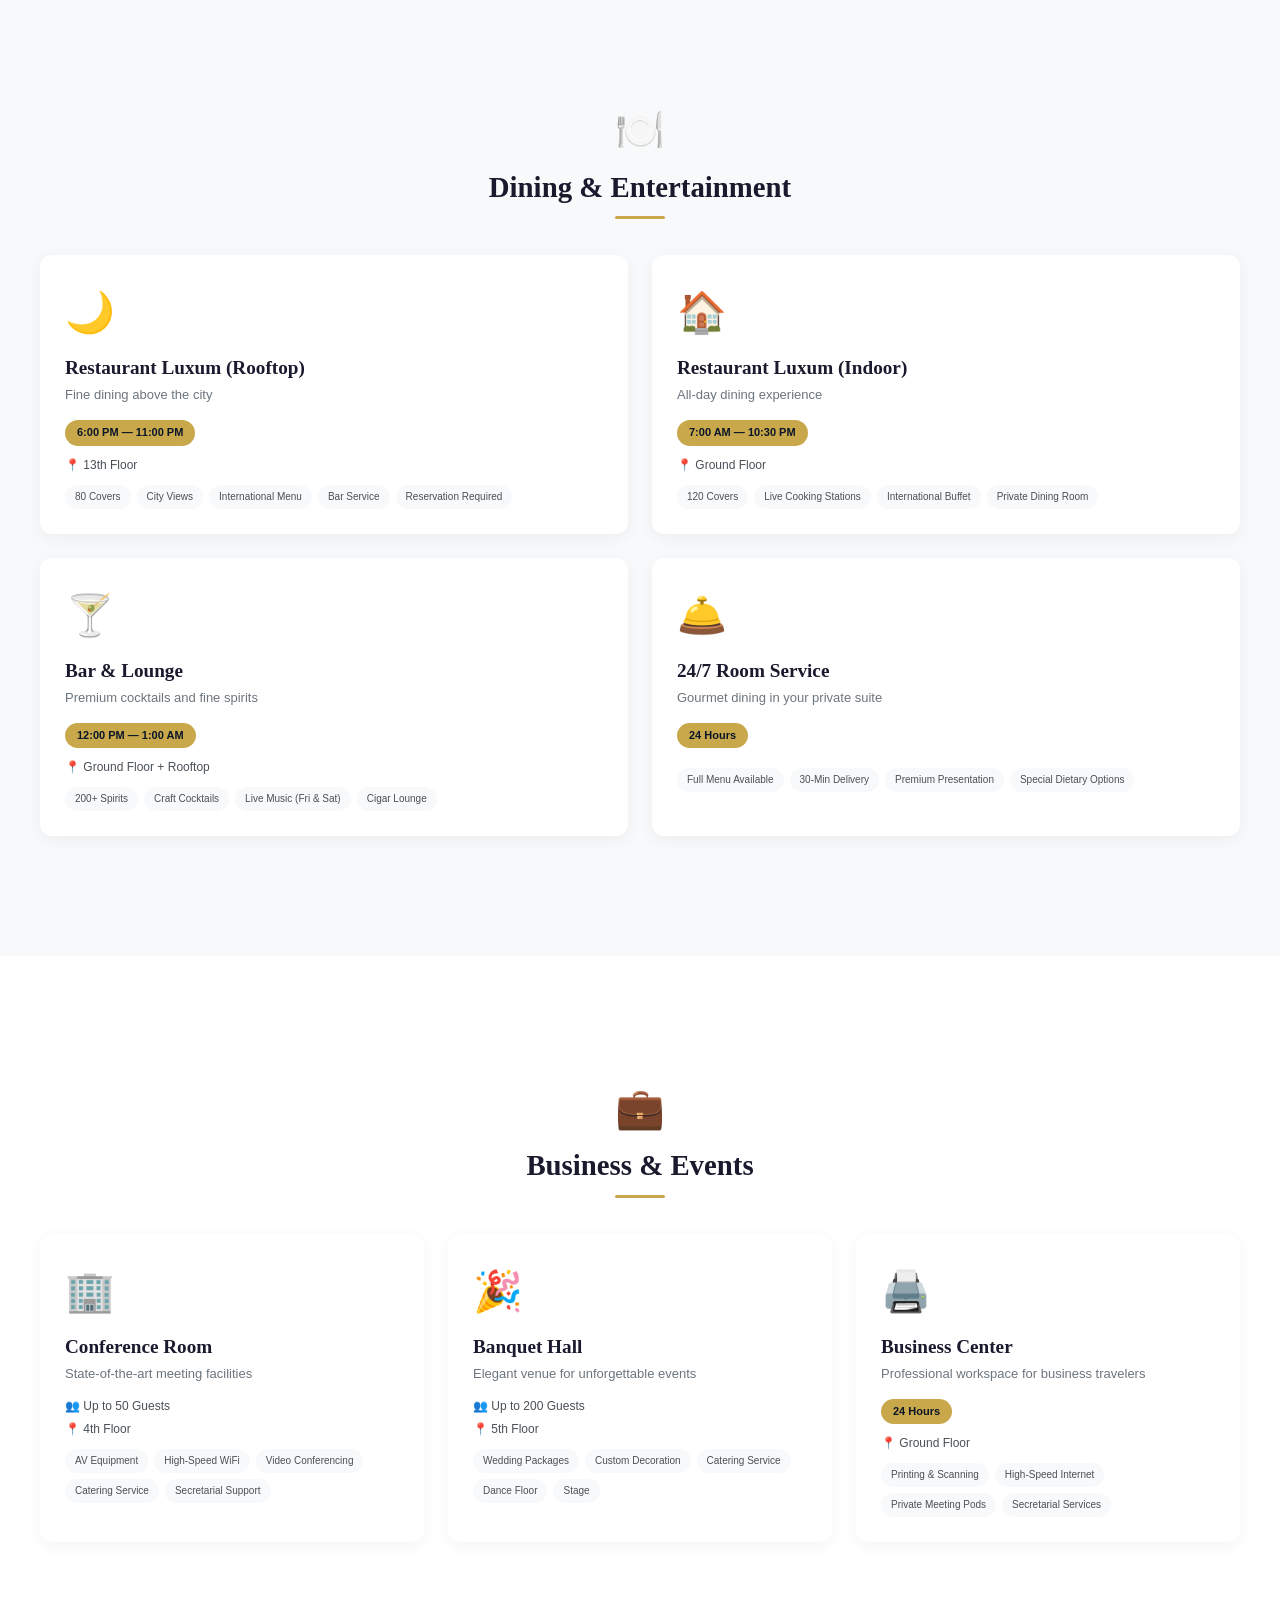
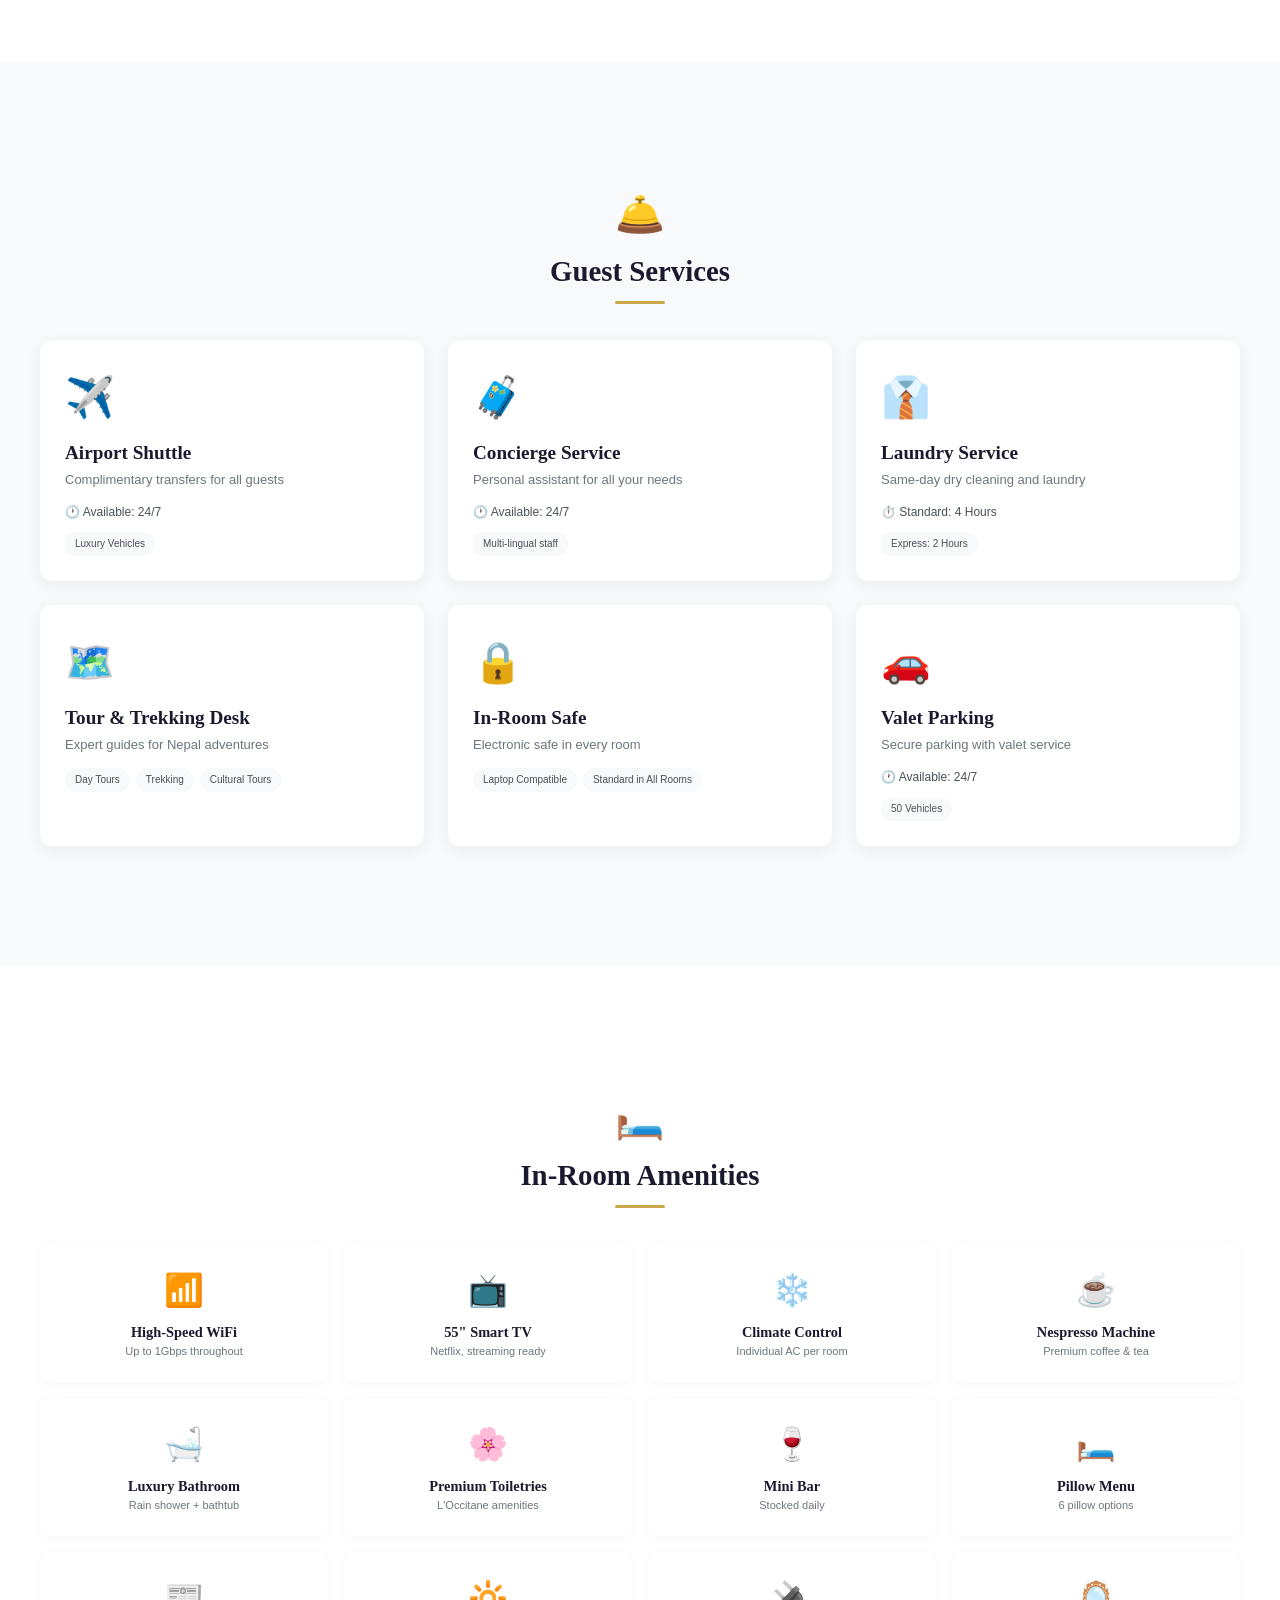
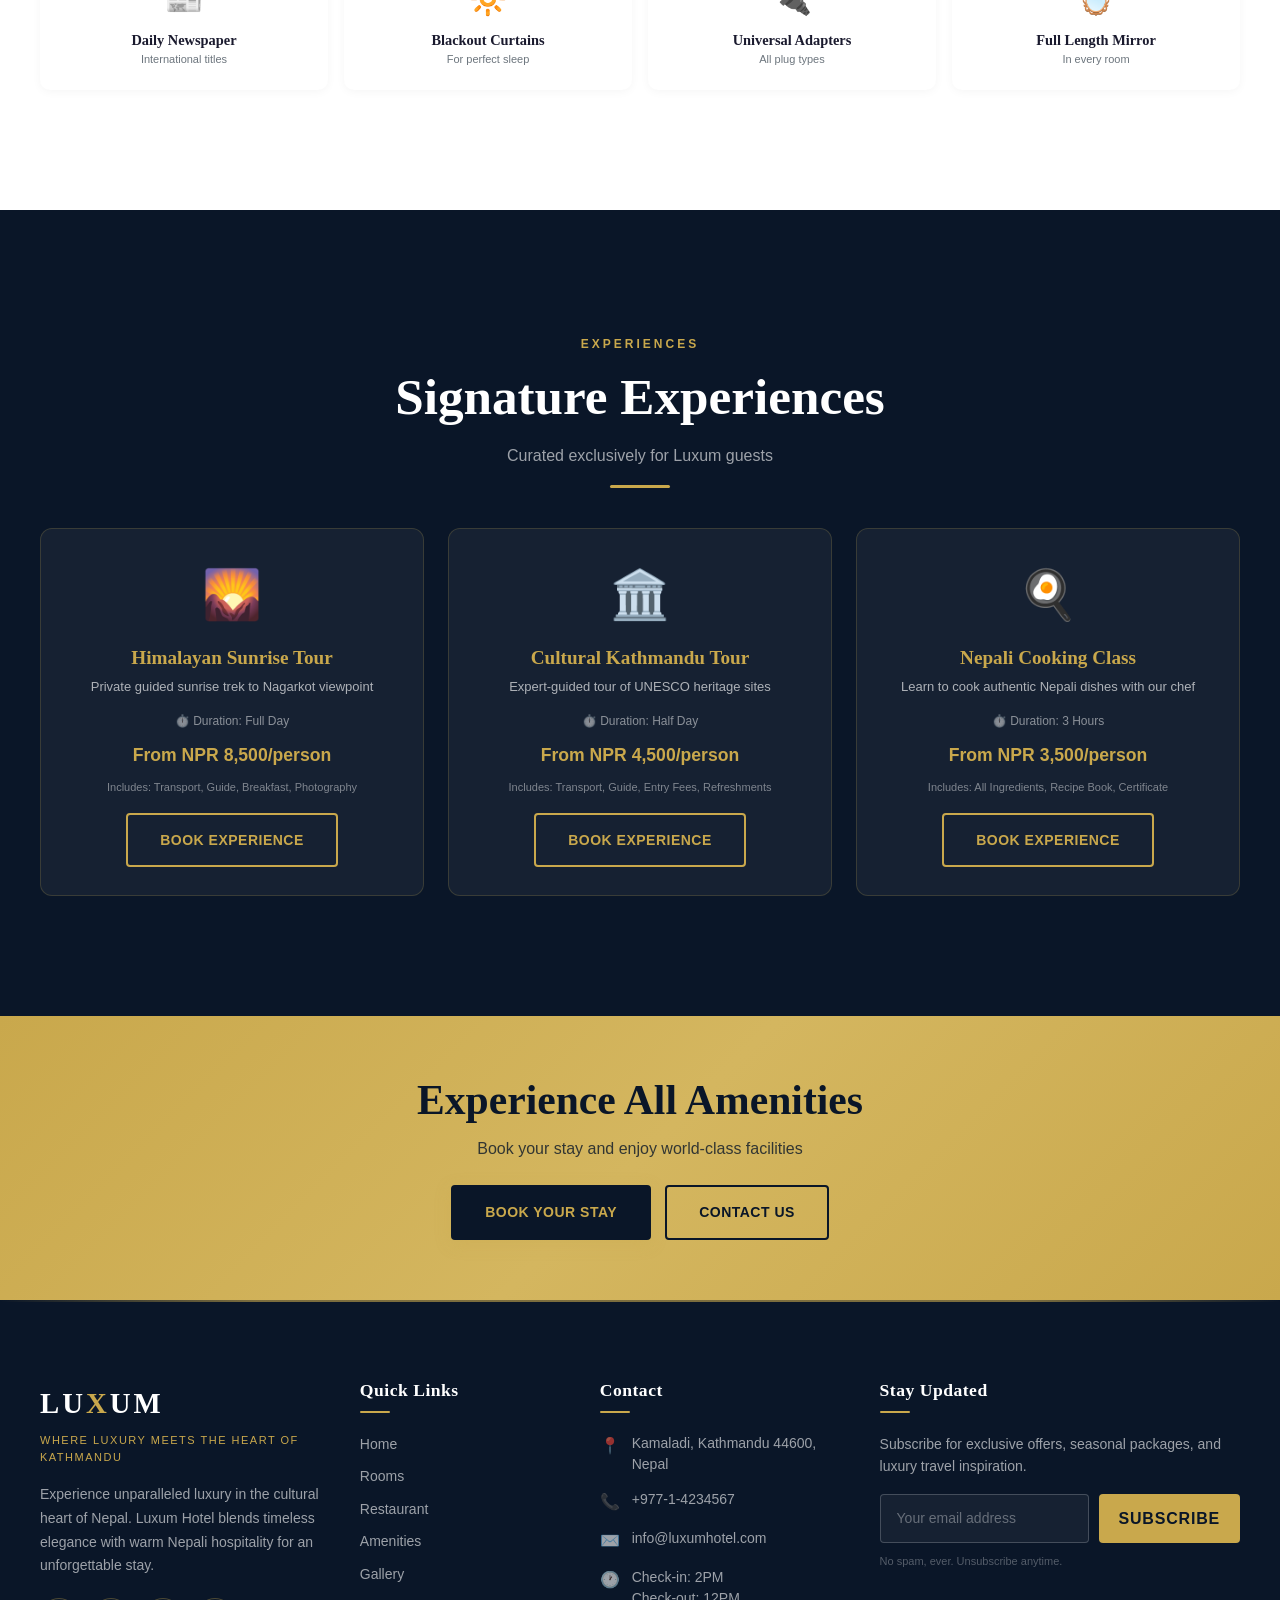
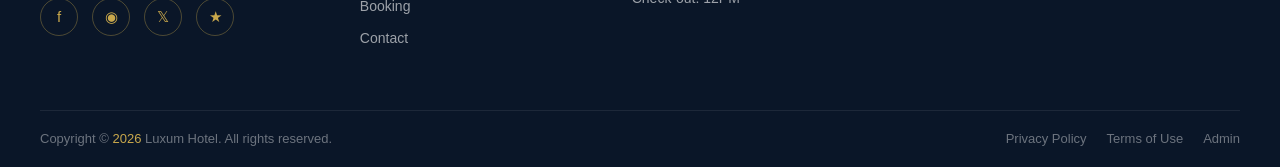
<file: amenities.html>
<!DOCTYPE html>
<html lang="en">
<head>
    <meta charset="UTF-8">
    <meta name="viewport" content="width=device-width, initial-scale=1.0">
    <title>Amenities & Facilities — Luxum Hotel</title>
    <link rel="stylesheet" href="css/style.css">

    <!-- ========== NAVBAR CSS ========== -->
    <style>
        :root {
            --nav-height: 80px;
            --nav-height-scrolled: 68px;
        }
        .luxum-navbar {
            position: fixed; top: 0; left: 0; width: 100%; z-index: 1000;
            height: var(--nav-height); transition: all 0.4s cubic-bezier(0.4, 0, 0.2, 1);
            background: transparent; padding: 0;
        }
        .luxum-navbar.scrolled {
            height: var(--nav-height-scrolled);
            background: rgba(10, 22, 40, 0.85); backdrop-filter: blur(16px);
            -webkit-backdrop-filter: blur(16px); box-shadow: 0 4px 30px rgba(0, 0, 0, 0.25);
            border-bottom: 1px solid rgba(201, 168, 76, 0.15);
        }
        .luxum-navbar.hidden { transform: translateY(-100%); }
        .nav-inner {
            display: flex; align-items: center; justify-content: space-between;
            height: 100%; max-width: 1200px; margin: 0 auto; padding: 0 20px;
        }
        @media (min-width: 768px) { .nav-inner { padding: 0 30px; } }
        @media (min-width: 1024px) { .nav-inner { padding: 0 40px; } }
        @media (min-width: 1200px) { .nav-inner { padding: 0; } }
        .nav-logo-wrap { position: relative; z-index: 1001; }
        .nav-logo {
            font-family: 'Playfair Display', Georgia, serif; font-size: 1.8rem;
            font-weight: 700; letter-spacing: 3px; color: #ffffff;
            text-decoration: none; transition: color 0.3s ease;
        }
        .nav-logo .gold-x { color: #c9a84c; }
        .nav-tagline {
            font-family: 'Inter', sans-serif; font-size: 10px; font-weight: 400;
            letter-spacing: 1.5px; text-transform: uppercase; color: rgba(255,255,255,0.7);
            margin-top: -2px; white-space: nowrap; transition: opacity 0.3s ease;
        }
        .scrolled .nav-tagline { opacity: 0.8; }
        @media (max-width: 767px) { .nav-tagline { display: none; } .nav-logo { font-size: 1.5rem; letter-spacing: 2px; } }
        .nav-links { display: flex; align-items: center; gap: 28px; }
        .nav-links a {
            font-family: 'Inter', sans-serif; font-size: 13px; font-weight: 500;
            letter-spacing: 0.8px; text-transform: uppercase; color: rgba(255,255,255,0.85);
            text-decoration: none; position: relative; padding: 4px 0;
            transition: color 0.3s ease; white-space: nowrap;
        }
        .nav-links a::after {
            content: ''; position: absolute; bottom: -2px; left: 0; width: 0;
            height: 1.5px; background-color: #c9a84c;
            transition: width 0.35s cubic-bezier(0.4, 0, 0.2, 1);
        }
        .nav-links a:hover, .nav-links a.active { color: #c9a84c; }
        .nav-links a:hover::after, .nav-links a.active::after { width: 100%; }
        .nav-cta {
            font-family: 'Inter', sans-serif; font-size: 12px; font-weight: 600;
            letter-spacing: 1px; text-transform: uppercase; color: #0a1628 !important;
            background-color: #c9a84c; padding: 10px 22px !important; border-radius: 4px;
            transition: all 0.35s cubic-bezier(0.4, 0, 0.2, 1) !important;
            border: 2px solid #c9a84c;
        }
        .nav-cta::after { display: none !important; }
        .nav-cta:hover { background-color: #d4b65f !important; color: #0a1628 !important; box-shadow: 0 6px 20px rgba(201,168,76,0.3); transform: translateY(-1px); }
        @media (max-width: 1023px) { .nav-links { display: none; } }
        .nav-hamburger {
            display: flex; flex-direction: column; justify-content: center;
            align-items: center; width: 40px; height: 40px; cursor: pointer;
            z-index: 1001; background: none; border: none; padding: 4px; gap: 6px;
        }
        .nav-hamburger span {
            display: block; width: 26px; height: 2px; background-color: #ffffff;
            border-radius: 2px; transition: all 0.4s cubic-bezier(0.4, 0, 0.2, 1);
            transform-origin: center;
        }
        .nav-hamburger.active span:nth-child(1) { transform: rotate(45deg) translate(5px, 5px); }
        .nav-hamburger.active span:nth-child(2) { opacity: 0; transform: scaleX(0); }
        .nav-hamburger.active span:nth-child(3) { transform: rotate(-45deg) translate(5px, -5px); }
        @media (min-width: 1024px) { .nav-hamburger { display: none; } }
        .mobile-menu-overlay {
            position: fixed; top: 0; left: 0; width: 100%; height: 100vh;
            background: rgba(10,22,40,0.97); backdrop-filter: blur(20px);
            -webkit-backdrop-filter: blur(20px); z-index: 999;
            display: flex; align-items: center; justify-content: center;
            opacity: 0; visibility: hidden; transition: all 0.45s ease; pointer-events: none;
        }
        .mobile-menu-overlay.open { opacity: 1; visibility: visible; pointer-events: all; }
        .mobile-menu-links { display: flex; flex-direction: column; align-items: center; gap: 28px; text-align: center; }
        .mobile-menu-links a {
            font-family: 'Playfair Display', Georgia, serif; font-size: 2rem;
            font-weight: 600; color: #ffffff; text-decoration: none; letter-spacing: 1px;
            transition: all 0.35s ease; opacity: 0; transform: translateY(20px);
        }
        .mobile-menu-overlay.open .mobile-menu-links a { opacity: 1; transform: translateY(0); }
        .mobile-menu-overlay.open .mobile-menu-links a:nth-child(1) { transition-delay: 0.08s; }
        .mobile-menu-overlay.open .mobile-menu-links a:nth-child(2) { transition-delay: 0.14s; }
        .mobile-menu-overlay.open .mobile-menu-links a:nth-child(3) { transition-delay: 0.20s; }
        .mobile-menu-overlay.open .mobile-menu-links a:nth-child(4) { transition-delay: 0.26s; }
        .mobile-menu-overlay.open .mobile-menu-links a:nth-child(5) { transition-delay: 0.32s; }
        .mobile-menu-overlay.open .mobile-menu-links a:nth-child(6) { transition-delay: 0.38s; }
        .mobile-menu-overlay.open .mobile-menu-links a:nth-child(7) { transition-delay: 0.44s; }
        .mobile-menu-links a:hover { color: #c9a84c; }
        .mobile-menu-cta {
            margin-top: 8px; font-family: 'Inter', sans-serif !important;
            font-size: 1rem !important; font-weight: 600 !important;
            text-transform: uppercase; letter-spacing: 2px !important;
            color: #0a1628 !important; background-color: #c9a84c;
            padding: 14px 36px !important; border-radius: 4px;
        }
        .mobile-menu-cta:hover { background-color: #d4b65f !important; color: #0a1628 !important; }
        @media (min-width: 1024px) { .mobile-menu-overlay { display: none; } }
    </style>

    <!-- ========== FOOTER CSS ========== -->
    <style>
        .luxum-footer { background-color: #0a1628; color: rgba(255,255,255,0.8); font-family: 'Inter', sans-serif; position: relative; overflow: hidden; }
        .luxum-footer::before { content: ''; position: absolute; top: 0; left: 0; width: 100%; height: 2px; background: linear-gradient(90deg, transparent 0%, #c9a84c 20%, #c9a84c 80%, transparent 100%); opacity: 0.6; }
        .footer-grid { display: grid; grid-template-columns: 1fr; gap: 40px; max-width: 1200px; margin: 0 auto; padding: 60px 20px 40px; }
        @media (min-width: 768px) { .footer-grid { grid-template-columns: 1fr 1fr; padding: 70px 30px 50px; } }
        @media (min-width: 1024px) { .footer-grid { grid-template-columns: 1.4fr 1fr 1.2fr 1.3fr; padding: 80px 40px 60px; } }
        @media (min-width: 1200px) { .footer-grid { padding: 80px 0 60px; } }
        .footer-brand .footer-logo { font-family: 'Playfair Display', Georgia, serif; font-size: 1.8rem; font-weight: 700; letter-spacing: 3px; color: #ffffff; margin-bottom: 6px; display: inline-block; }
        .footer-brand .footer-logo .gold-x { color: #c9a84c; }
        .footer-brand .footer-tagline { font-size: 11px; font-weight: 400; letter-spacing: 1.5px; text-transform: uppercase; color: #c9a84c; margin-bottom: 16px; }
        .footer-brand .footer-desc { font-size: 14px; line-height: 1.7; color: rgba(255,255,255,0.6); margin-bottom: 20px; max-width: 280px; }
        .footer-socials { display: flex; gap: 14px; }
        .footer-socials a { display: flex; align-items: center; justify-content: center; width: 38px; height: 38px; border-radius: 50%; border: 1px solid rgba(201,168,76,0.35); color: #c9a84c; transition: all 0.35s ease; font-size: 15px; text-decoration: none; }
        .footer-socials a:hover { background-color: #c9a84c; color: #0a1628; border-color: #c9a84c; transform: translateY(-3px); box-shadow: 0 6px 18px rgba(201,168,76,0.25); }
        .footer-heading { font-family: 'Playfair Display', Georgia, serif; font-size: 1.1rem; font-weight: 600; color: #ffffff; margin-bottom: 20px; letter-spacing: 0.5px; position: relative; padding-bottom: 12px; }
        .footer-heading::after { content: ''; position: absolute; bottom: 0; left: 0; width: 30px; height: 2px; background-color: #c9a84c; border-radius: 1px; }
        .footer-links { display: flex; flex-direction: column; gap: 10px; }
        .footer-links a { font-size: 14px; color: rgba(255,255,255,0.6); text-decoration: none; transition: all 0.3s ease; padding-left: 0; position: relative; }
        .footer-links a::before { content: '›'; position: absolute; left: -14px; opacity: 0; color: #c9a84c; transition: all 0.3s ease; }
        .footer-links a:hover { color: #c9a84c; padding-left: 10px; }
        .footer-links a:hover::before { opacity: 1; left: -8px; }
        .footer-contact-item { display: flex; gap: 12px; margin-bottom: 14px; font-size: 14px; color: rgba(255,255,255,0.6); line-height: 1.5; align-items: flex-start; }
        .footer-contact-item .contact-icon { flex-shrink: 0; font-size: 16px; margin-top: 1px; }
        .footer-contact-item a { color: rgba(255,255,255,0.6); text-decoration: none; transition: color 0.3s ease; }
        .footer-contact-item a:hover { color: #c9a84c; }
        .newsletter-text { font-size: 14px; color: rgba(255,255,255,0.6); margin-bottom: 16px; line-height: 1.6; }
        .newsletter-form { display: flex; flex-direction: column; gap: 10px; }
        @media (min-width: 400px) { .newsletter-form { flex-direction: row; } }
        .newsletter-form input { flex: 1; padding: 12px 16px; border-radius: 4px; border: 1px solid rgba(255,255,255,0.2); background: rgba(255,255,255,0.05); color: #fff; font-size: 14px; outline: none; transition: all 0.3s ease; min-width: 0; }
        .newsletter-form input::placeholder { color: rgba(255,255,255,0.35); }
        .newsletter-form input:focus { border-color: #c9a84c; background: rgba(255,255,255,0.08); box-shadow: 0 0 0 3px rgba(201,168,76,0.08); }
        .newsletter-form button { padding: 12px 20px; background-color: #c9a84c; color: #0a1628; border: none; border-radius: 4px; font-weight: 600; letter-spacing: 0.8px; text-transform: uppercase; cursor: pointer; transition: all 0.35s ease; white-space: nowrap; }
        .newsletter-form button:hover { background-color: #d4b65f; box-shadow: 0 4px 16px rgba(201,168,76,0.3); }
        .newsletter-spam-note { font-size: 11px; color: rgba(255,255,255,0.3); margin-top: 10px; }
        .footer-bottom { border-top: 1px solid rgba(255,255,255,0.08); padding: 18px 20px; max-width: 1200px; margin: 0 auto; display: flex; flex-direction: column; align-items: center; gap: 8px; font-size: 13px; color: rgba(255,255,255,0.4); }
        @media (min-width: 768px) { .footer-bottom { flex-direction: row; justify-content: space-between; padding: 18px 30px; } }
        @media (min-width: 1024px) { .footer-bottom { padding: 18px 40px; } }
        @media (min-width: 1200px) { .footer-bottom { padding: 18px 0; } }
        .footer-bottom-links { display: flex; gap: 20px; }
        .footer-bottom-links a { color: rgba(255,255,255,0.4); text-decoration: none; transition: color 0.3s ease; }
        .footer-bottom-links a:hover { color: #c9a84c; }
        .footer-bottom .copyright span { color: #c9a84c; }
        @media (max-width: 767px) {
            .footer-grid { text-align: center; } .footer-brand .footer-desc { margin-left: auto; margin-right: auto; }
            .footer-socials { justify-content: center; } .footer-heading::after { left: 50%; transform: translateX(-50%); }
            .footer-links a { padding-left: 0; } .footer-links a::before { display: none; }
            .footer-links a:hover { padding-left: 0; } .footer-contact-item { justify-content: center; }
            .footer-bottom { text-align: center; }
        }
    </style>
    <!-- ========== PAGE SPECIFIC STYLES ========== -->
    <style>
        .amenities-hero {
            height: 50vh; min-height: 350px;
            background: linear-gradient(135deg, #0a1628 0%, #0f2440 50%, #1a3a2a 100%);
            display: flex; align-items: center; justify-content: center;
            text-align: center; position: relative; overflow: hidden;
        }
        .amenities-hero-content { position: relative; z-index: 1; max-width: 700px; padding: 0 20px; animation: slideUpHero 0.8s ease forwards; }
        @keyframes slideUpHero { from { opacity: 0; transform: translateY(40px); } to { opacity: 1; transform: translateY(0); } }
        .breadcrumb { font-size: 13px; color: rgba(255,255,255,0.5); letter-spacing: 1px; text-transform: uppercase; margin-bottom: 16px; }
        .breadcrumb a { color: #c9a84c; text-decoration: none; }
        .hero-label { display: inline-block; background: rgba(201,168,76,0.15); border: 1px solid rgba(201,168,76,0.4); color: #c9a84c; padding: 6px 16px; border-radius: 50px; font-size: 11px; font-weight: 600; letter-spacing: 2px; text-transform: uppercase; margin-bottom: 16px; }
        .amenities-hero-content h1 { font-family: 'Playfair Display', Georgia, serif; font-size: 2.5rem; color: #fff; margin-bottom: 12px; }
        .amenities-hero-content p { color: rgba(255,255,255,0.65); font-size: 1rem; line-height: 1.6; }
        @media (min-width: 768px) { .amenities-hero-content h1 { font-size: 3.2rem; } }

        .reveal { opacity: 0; transform: translateY(30px); transition: opacity 0.6s ease, transform 0.6s ease; }
        .reveal.visible { opacity: 1; transform: translateY(0); }

        /* Stats Bar */
        .stats-bar { background: linear-gradient(135deg, #c9a84c 0%, #d4b65f 50%, #c9a84c 100%); padding: 30px 20px; }
        .stats-grid { display: grid; grid-template-columns: repeat(2, 1fr); gap: 20px; max-width: 1000px; margin: 0 auto; text-align: center; }
        @media (min-width: 768px) { .stats-grid { grid-template-columns: repeat(4, 1fr); } }
        .stat-item { padding: 10px; }
        .stat-number { font-family: 'Playfair Display', Georgia, serif; font-size: 2rem; font-weight: 700; color: #0a1628; }
        .stat-label { font-size: 11px; font-weight: 600; text-transform: uppercase; letter-spacing: 1px; color: rgba(10,22,40,0.7); }

        /* Category Section */
        .category-header { text-align: center; margin-bottom: 36px; }
        .category-header .cat-icon { font-size: 2.5rem; margin-bottom: 8px; }
        .category-header h2 { font-family: 'Playfair Display', Georgia, serif; font-size: 1.8rem; color: #1a1a2e; }
        .category-header .gold-line { width: 50px; height: 3px; background: #c9a84c; margin: 12px auto 0; border-radius: 2px; }

        /* Amenity Cards */
        .amenities-grid-2 { display: grid; grid-template-columns: 1fr; gap: 24px; }
        @media (min-width: 768px) { .amenities-grid-2 { grid-template-columns: repeat(2, 1fr); } }
        .amenities-grid-3 { display: grid; grid-template-columns: 1fr; gap: 24px; }
        @media (min-width: 600px) { .amenities-grid-3 { grid-template-columns: repeat(2, 1fr); } }
        @media (min-width: 1024px) { .amenities-grid-3 { grid-template-columns: repeat(3, 1fr); } }
        .amenities-grid-4 { display: grid; grid-template-columns: repeat(2, 1fr); gap: 16px; }
        @media (min-width: 768px) { .amenities-grid-4 { grid-template-columns: repeat(3, 1fr); } }
        @media (min-width: 1024px) { .amenities-grid-4 { grid-template-columns: repeat(4, 1fr); } }

        .amenity-card {
            background: #fff; border-radius: 12px; padding: 24px;
            box-shadow: 0 4px 16px rgba(0,0,0,0.05); transition: all 0.35s ease;
            border: 1px solid transparent; position: relative; overflow: hidden;
        }
        .amenity-card:hover { transform: translateY(-4px); box-shadow: 0 12px 28px rgba(0,0,0,0.1); border-color: #c9a84c; }
        .amenity-card .amenity-icon { font-size: 2.5rem; margin-bottom: 12px; }
        .amenity-card h3 { font-family: 'Playfair Display', Georgia, serif; font-size: 1.2rem; margin-bottom: 6px; }
        .amenity-card .amenity-desc { font-size: 13px; color: #6c757d; line-height: 1.6; margin-bottom: 12px; }
        .amenity-card .amenity-hours {
            display: inline-block; background: #c9a84c; color: #0a1628; padding: 4px 12px;
            border-radius: 50px; font-size: 11px; font-weight: 600; margin-bottom: 10px;
        }
        .amenity-card .amenity-meta { font-size: 12px; color: #495057; margin-bottom: 4px; }
        .amenity-card .amenity-tags { display: flex; flex-wrap: wrap; gap: 6px; margin-top: 10px; }
        .amenity-tag { font-size: 10px; background: #f8f9fa; color: #495057; padding: 4px 10px; border-radius: 50px; font-weight: 500; }

        /* Small amenity tile for In-Room */
        .amenity-tile {
            background: #fff; border-radius: 10px; padding: 20px 14px; text-align: center;
            box-shadow: 0 2px 10px rgba(0,0,0,0.04); transition: all 0.3s ease;
            border: 1px solid transparent;
        }
        .amenity-tile:hover { border-color: #c9a84c; transform: translateY(-2px); box-shadow: 0 6px 18px rgba(0,0,0,0.08); }
        .amenity-tile .tile-icon { font-size: 2rem; margin-bottom: 8px; }
        .amenity-tile h4 { font-size: 0.9rem; margin-bottom: 2px; }
        .amenity-tile p { font-size: 11px; color: #6c757d; }

        /* Experience Cards */
        .experiences-grid { display: grid; grid-template-columns: 1fr; gap: 24px; }
        @media (min-width: 768px) { .experiences-grid { grid-template-columns: repeat(3, 1fr); } }
        .experience-card {
            background: rgba(255,255,255,0.05); border: 1px solid rgba(201,168,76,0.2);
            border-radius: 12px; padding: 28px 20px; text-align: center;
            transition: all 0.35s ease; color: #fff;
        }
        .experience-card:hover { border-color: #c9a84c; background: rgba(201,168,76,0.08); transform: translateY(-4px); }
        .experience-card .exp-icon { font-size: 3rem; margin-bottom: 12px; }
        .experience-card h3 { font-family: 'Playfair Display', Georgia, serif; font-size: 1.2rem; color: #c9a84c; margin-bottom: 8px; }
        .experience-card .exp-desc { font-size: 13px; color: rgba(255,255,255,0.65); line-height: 1.6; margin-bottom: 14px; }
        .experience-card .exp-detail { font-size: 12px; color: rgba(255,255,255,0.5); margin-bottom: 4px; }
        .experience-card .exp-price { font-weight: 700; color: #c9a84c; font-size: 1.1rem; margin: 10px 0; }
        .experience-card .exp-includes { font-size: 11px; color: rgba(255,255,255,0.45); margin-bottom: 16px; }

        /* CTA */
        .amenities-cta { background: linear-gradient(135deg, #c9a84c 0%, #d4b65f 50%, #c9a84c 100%); text-align: center; padding: 60px 20px; }
        .amenities-cta h2 { font-family: 'Playfair Display', Georgia, serif; font-size: 2rem; color: #0a1628; margin-bottom: 10px; }
        .amenities-cta p { color: rgba(10,22,40,0.8); margin-bottom: 24px; font-size: 1rem; }
        .amenities-cta .cta-buttons { display: flex; flex-wrap: wrap; gap: 14px; justify-content: center; }
        @media (min-width: 768px) { .amenities-cta h2 { font-size: 2.6rem; } }
    </style>
</head>
<body>
    <!-- ========== NAVBAR ========== -->
    <nav class="luxum-navbar scrolled" id="luxumNavbar">
        <div class="nav-inner">
            <div class="nav-logo-wrap">
                <a href="index.html" class="nav-logo">LU<span class="gold-x">X</span>UM</a>
                <p class="nav-tagline">Where Luxury Meets the Heart of Kathmandu</p>
            </div>
            <div class="nav-links">
                <a href="index.html">Home</a>
                <a href="rooms.html">Rooms</a>
                <a href="restaurant.html">Restaurant</a>
                <a href="amenities.html" class="active">Amenities</a>
                <a href="#gallery">Gallery</a>
                <a href="#contact">Contact</a>
                <a href="booking.html" class="nav-cta">Book Now</a>
            </div>
            <button class="nav-hamburger" id="navHamburger" aria-label="Toggle menu">
                <span></span><span></span><span></span>
            </button>
        </div>
    </nav>
    <div class="mobile-menu-overlay" id="mobileMenuOverlay">
        <div class="mobile-menu-links">
            <a href="index.html">Home</a><a href="rooms.html">Rooms</a>
            <a href="restaurant.html">Restaurant</a><a href="amenities.html">Amenities</a>
            <a href="#gallery">Gallery</a><a href="#contact">Contact</a>
            <a href="booking.html" class="mobile-menu-cta">Book Now</a>
        </div>
    </div>

    <!-- ========== HERO ========== -->
    <section class="amenities-hero">
        <div class="amenities-hero-content">
            <div class="breadcrumb"><a href="index.html">Home</a> › Amenities</div>
            <div class="hero-label">World Class Facilities</div>
            <h1>Hotel Amenities</h1>
            <p>Every detail crafted for your ultimate comfort and pleasure</p>
            <hr style="width:60px; height:3px; background:#c9a84c; border:none; margin:20px auto; border-radius:2px;">
        </div>
    </section>

    <!-- ========== STATS BAR ========== -->
    <div class="stats-bar">
        <div class="stats-grid">
            <div class="stat-item"><div class="stat-number" data-target="20">0</div><div class="stat-label">World Class Amenities</div></div>
            <div class="stat-item"><div class="stat-number" data-target="24">0</div><div class="stat-label">7 Services Available</div></div>
            <div class="stat-item"><div class="stat-number" data-target="5">0</div><div class="stat-label">★ Luxury Standard</div></div>
            <div class="stat-item"><div class="stat-number" data-target="100">0</div><div class="stat-label">% Guest Satisfaction</div></div>
        </div>
    </div>

    <!-- ========== CATEGORY 1: Wellness & Recreation ========== -->
    <section class="section-padding reveal">
        <div class="container">
            <div class="category-header">
                <div class="cat-icon">💚</div>
                <h2>Wellness & Recreation</h2>
                <div class="gold-line"></div>
            </div>
            <div class="amenities-grid-2">
                <div class="amenity-card">
                    <div class="amenity-icon">🏊</div>
                    <h3>Swimming Pool</h3>
                    <p class="amenity-desc">Infinity rooftop pool with panoramic city views</p>
                    <span class="amenity-hours">6:00 AM — 10:00 PM</span>
                    <p class="amenity-meta">📍 Rooftop, 12th Floor</p>
                    <div class="amenity-tags"><span class="amenity-tag">Heated</span><span class="amenity-tag">City View</span><span class="amenity-tag">Towels Provided</span><span class="amenity-tag">Pool Bar</span></div>
                </div>
                <div class="amenity-card">
                    <div class="amenity-icon">💆</div>
                    <h3>Spa & Massage</h3>
                    <p class="amenity-desc">Rejuvenating treatments by certified therapists</p>
                    <span class="amenity-hours">9:00 AM — 9:00 PM</span>
                    <p class="amenity-meta">📍 2nd Floor</p>
                    <div class="amenity-tags"><span class="amenity-tag">6 Treatment Rooms</span><span class="amenity-tag">Couples Suite</span><span class="amenity-tag">Steam Room</span><span class="amenity-tag">Aromatherapy</span><span class="amenity-tag">Hot Stone</span></div>
                </div>
                <div class="amenity-card">
                    <div class="amenity-icon">💪</div>
                    <h3>Fitness Center</h3>
                    <p class="amenity-desc">State-of-the-art equipment for the modern athlete</p>
                    <span class="amenity-hours">5:00 AM — 11:00 PM</span>
                    <p class="amenity-meta">📍 3rd Floor</p>
                    <div class="amenity-tags"><span class="amenity-tag">Cardio Zone</span><span class="amenity-tag">Weight Training</span><span class="amenity-tag">Personal Trainer</span><span class="amenity-tag">Towels & Water</span></div>
                </div>
                <div class="amenity-card">
                    <div class="amenity-icon">🧘</div>
                    <h3>Yoga Room</h3>
                    <p class="amenity-desc">Daily guided sessions with certified yoga instructors</p>
                    <span class="amenity-hours">6:00 AM — 8:00 PM</span>
                    <p class="amenity-meta">📍 3rd Floor</p>
                    <div class="amenity-tags"><span class="amenity-tag">Daily Classes</span><span class="amenity-tag">Mat & Props</span><span class="amenity-tag">Meditation</span><span class="amenity-tag">Private Sessions</span></div>
                </div>
            </div>
        </div>
    </section>

    <!-- ========== CATEGORY 2: Dining & Entertainment ========== -->
    <section class="section-padding bg-light reveal">
        <div class="container">
            <div class="category-header">
                <div class="cat-icon">🍽️</div>
                <h2>Dining & Entertainment</h2>
                <div class="gold-line"></div>
            </div>
            <div class="amenities-grid-2">
                <div class="amenity-card">
                    <div class="amenity-icon">🌙</div>
                    <h3>Restaurant Luxum (Rooftop)</h3>
                    <p class="amenity-desc">Fine dining above the city</p>
                    <span class="amenity-hours">6:00 PM — 11:00 PM</span>
                    <p class="amenity-meta">📍 13th Floor</p>
                    <div class="amenity-tags"><span class="amenity-tag">80 Covers</span><span class="amenity-tag">City Views</span><span class="amenity-tag">International Menu</span><span class="amenity-tag">Bar Service</span><span class="amenity-tag">Reservation Required</span></div>
                </div>
                <div class="amenity-card">
                    <div class="amenity-icon">🏠</div>
                    <h3>Restaurant Luxum (Indoor)</h3>
                    <p class="amenity-desc">All-day dining experience</p>
                    <span class="amenity-hours">7:00 AM — 10:30 PM</span>
                    <p class="amenity-meta">📍 Ground Floor</p>
                    <div class="amenity-tags"><span class="amenity-tag">120 Covers</span><span class="amenity-tag">Live Cooking Stations</span><span class="amenity-tag">International Buffet</span><span class="amenity-tag">Private Dining Room</span></div>
                </div>
                <div class="amenity-card">
                    <div class="amenity-icon">🍸</div>
                    <h3>Bar & Lounge</h3>
                    <p class="amenity-desc">Premium cocktails and fine spirits</p>
                    <span class="amenity-hours">12:00 PM — 1:00 AM</span>
                    <p class="amenity-meta">📍 Ground Floor + Rooftop</p>
                    <div class="amenity-tags"><span class="amenity-tag">200+ Spirits</span><span class="amenity-tag">Craft Cocktails</span><span class="amenity-tag">Live Music (Fri & Sat)</span><span class="amenity-tag">Cigar Lounge</span></div>
                </div>
                <div class="amenity-card">
                    <div class="amenity-icon">🛎️</div>
                    <h3>24/7 Room Service</h3>
                    <p class="amenity-desc">Gourmet dining in your private suite</p>
                    <span class="amenity-hours">24 Hours</span>
                    <div class="amenity-tags"><span class="amenity-tag">Full Menu Available</span><span class="amenity-tag">30-Min Delivery</span><span class="amenity-tag">Premium Presentation</span><span class="amenity-tag">Special Dietary Options</span></div>
                </div>
            </div>
        </div>
    </section>

    <!-- ========== CATEGORY 3: Business & Events ========== -->
    <section class="section-padding reveal">
        <div class="container">
            <div class="category-header">
                <div class="cat-icon">💼</div>
                <h2>Business & Events</h2>
                <div class="gold-line"></div>
            </div>
            <div class="amenities-grid-3">
                <div class="amenity-card">
                    <div class="amenity-icon">🏢</div>
                    <h3>Conference Room</h3>
                    <p class="amenity-desc">State-of-the-art meeting facilities</p>
                    <p class="amenity-meta">👥 Up to 50 Guests</p>
                    <p class="amenity-meta">📍 4th Floor</p>
                    <div class="amenity-tags"><span class="amenity-tag">AV Equipment</span><span class="amenity-tag">High-Speed WiFi</span><span class="amenity-tag">Video Conferencing</span><span class="amenity-tag">Catering Service</span><span class="amenity-tag">Secretarial Support</span></div>
                </div>
                <div class="amenity-card">
                    <div class="amenity-icon">🎉</div>
                    <h3>Banquet Hall</h3>
                    <p class="amenity-desc">Elegant venue for unforgettable events</p>
                    <p class="amenity-meta">👥 Up to 200 Guests</p>
                    <p class="amenity-meta">📍 5th Floor</p>
                    <div class="amenity-tags"><span class="amenity-tag">Wedding Packages</span><span class="amenity-tag">Custom Decoration</span><span class="amenity-tag">Catering Service</span><span class="amenity-tag">Dance Floor</span><span class="amenity-tag">Stage</span></div>
                </div>
                <div class="amenity-card">
                    <div class="amenity-icon">🖨️</div>
                    <h3>Business Center</h3>
                    <p class="amenity-desc">Professional workspace for business travelers</p>
                    <span class="amenity-hours">24 Hours</span>
                    <p class="amenity-meta">📍 Ground Floor</p>
                    <div class="amenity-tags"><span class="amenity-tag">Printing & Scanning</span><span class="amenity-tag">High-Speed Internet</span><span class="amenity-tag">Private Meeting Pods</span><span class="amenity-tag">Secretarial Services</span></div>
                </div>
            </div>
        </div>
    </section>
    <!-- ========== CATEGORY 4: Guest Services ========== -->
    <section class="section-padding bg-light reveal">
        <div class="container">
            <div class="category-header">
                <div class="cat-icon">🛎️</div>
                <h2>Guest Services</h2>
                <div class="gold-line"></div>
            </div>
            <div class="amenities-grid-3">
                <div class="amenity-card">
                    <div class="amenity-icon">✈️</div>
                    <h3>Airport Shuttle</h3>
                    <p class="amenity-desc">Complimentary transfers for all guests</p>
                    <p class="amenity-meta">🕐 Available: 24/7</p>
                    <div class="amenity-tags"><span class="amenity-tag">Luxury Vehicles</span></div>
                </div>
                <div class="amenity-card">
                    <div class="amenity-icon">🧳</div>
                    <h3>Concierge Service</h3>
                    <p class="amenity-desc">Personal assistant for all your needs</p>
                    <p class="amenity-meta">🕐 Available: 24/7</p>
                    <div class="amenity-tags"><span class="amenity-tag">Multi-lingual staff</span></div>
                </div>
                <div class="amenity-card">
                    <div class="amenity-icon">👔</div>
                    <h3>Laundry Service</h3>
                    <p class="amenity-desc">Same-day dry cleaning and laundry</p>
                    <p class="amenity-meta">⏱️ Standard: 4 Hours</p>
                    <div class="amenity-tags"><span class="amenity-tag">Express: 2 Hours</span></div>
                </div>
                <div class="amenity-card">
                    <div class="amenity-icon">🗺️</div>
                    <h3>Tour & Trekking Desk</h3>
                    <p class="amenity-desc">Expert guides for Nepal adventures</p>
                    <div class="amenity-tags"><span class="amenity-tag">Day Tours</span><span class="amenity-tag">Trekking</span><span class="amenity-tag">Cultural Tours</span></div>
                </div>
                <div class="amenity-card">
                    <div class="amenity-icon">🔒</div>
                    <h3>In-Room Safe</h3>
                    <p class="amenity-desc">Electronic safe in every room</p>
                    <div class="amenity-tags"><span class="amenity-tag">Laptop Compatible</span><span class="amenity-tag">Standard in All Rooms</span></div>
                </div>
                <div class="amenity-card">
                    <div class="amenity-icon">🚗</div>
                    <h3>Valet Parking</h3>
                    <p class="amenity-desc">Secure parking with valet service</p>
                    <p class="amenity-meta">🕐 Available: 24/7</p>
                    <div class="amenity-tags"><span class="amenity-tag">50 Vehicles</span></div>
                </div>
            </div>
        </div>
    </section>

    <!-- ========== CATEGORY 5: In-Room Amenities ========== -->
    <section class="section-padding reveal">
        <div class="container">
            <div class="category-header">
                <div class="cat-icon">🛏️</div>
                <h2>In-Room Amenities</h2>
                <div class="gold-line"></div>
            </div>
            <div class="amenities-grid-4">
                <div class="amenity-tile"><div class="tile-icon">📶</div><h4>High-Speed WiFi</h4><p>Up to 1Gbps throughout</p></div>
                <div class="amenity-tile"><div class="tile-icon">📺</div><h4>55" Smart TV</h4><p>Netflix, streaming ready</p></div>
                <div class="amenity-tile"><div class="tile-icon">❄️</div><h4>Climate Control</h4><p>Individual AC per room</p></div>
                <div class="amenity-tile"><div class="tile-icon">☕</div><h4>Nespresso Machine</h4><p>Premium coffee & tea</p></div>
                <div class="amenity-tile"><div class="tile-icon">🛁</div><h4>Luxury Bathroom</h4><p>Rain shower + bathtub</p></div>
                <div class="amenity-tile"><div class="tile-icon">🌸</div><h4>Premium Toiletries</h4><p>L'Occitane amenities</p></div>
                <div class="amenity-tile"><div class="tile-icon">🍷</div><h4>Mini Bar</h4><p>Stocked daily</p></div>
                <div class="amenity-tile"><div class="tile-icon">🛏️</div><h4>Pillow Menu</h4><p>6 pillow options</p></div>
                <div class="amenity-tile"><div class="tile-icon">📰</div><h4>Daily Newspaper</h4><p>International titles</p></div>
                <div class="amenity-tile"><div class="tile-icon">🔆</div><h4>Blackout Curtains</h4><p>For perfect sleep</p></div>
                <div class="amenity-tile"><div class="tile-icon">🔌</div><h4>Universal Adapters</h4><p>All plug types</p></div>
                <div class="amenity-tile"><div class="tile-icon">🪞</div><h4>Full Length Mirror</h4><p>In every room</p></div>
            </div>
        </div>
    </section>

    <!-- ========== SPECIAL EXPERIENCES ========== -->
    <section class="section-padding bg-dark reveal">
        <div class="container">
            <div style="text-align:center; margin-bottom:40px;">
                <span class="section-subtitle">Experiences</span>
                <h2 class="section-title text-white">Signature Experiences</h2>
                <p style="color:rgba(255,255,255,0.6);">Curated exclusively for Luxum guests</p>
                <hr class="divider-gold" style="margin:16px auto 0;">
            </div>
            <div class="experiences-grid">
                <div class="experience-card">
                    <div class="exp-icon">🌄</div>
                    <h3>Himalayan Sunrise Tour</h3>
                    <p class="exp-desc">Private guided sunrise trek to Nagarkot viewpoint</p>
                    <p class="exp-detail">⏱️ Duration: Full Day</p>
                    <div class="exp-price">From NPR 8,500/person</div>
                    <p class="exp-includes">Includes: Transport, Guide, Breakfast, Photography</p>
                    <a href="contact.html" class="btn-secondary" style="color:#c9a84c; border-color:#c9a84c;">Book Experience</a>
                </div>
                <div class="experience-card">
                    <div class="exp-icon">🏛️</div>
                    <h3>Cultural Kathmandu Tour</h3>
                    <p class="exp-desc">Expert-guided tour of UNESCO heritage sites</p>
                    <p class="exp-detail">⏱️ Duration: Half Day</p>
                    <div class="exp-price">From NPR 4,500/person</div>
                    <p class="exp-includes">Includes: Transport, Guide, Entry Fees, Refreshments</p>
                    <a href="contact.html" class="btn-secondary" style="color:#c9a84c; border-color:#c9a84c;">Book Experience</a>
                </div>
                <div class="experience-card">
                    <div class="exp-icon">🍳</div>
                    <h3>Nepali Cooking Class</h3>
                    <p class="exp-desc">Learn to cook authentic Nepali dishes with our chef</p>
                    <p class="exp-detail">⏱️ Duration: 3 Hours</p>
                    <div class="exp-price">From NPR 3,500/person</div>
                    <p class="exp-includes">Includes: All Ingredients, Recipe Book, Certificate</p>
                    <a href="contact.html" class="btn-secondary" style="color:#c9a84c; border-color:#c9a84c;">Book Experience</a>
                </div>
            </div>
        </div>
    </section>

    <!-- ========== CTA ========== -->
    <section class="amenities-cta">
        <h2>Experience All Amenities</h2>
        <p>Book your stay and enjoy world-class facilities</p>
        <div class="cta-buttons">
            <a href="booking.html" class="btn-primary" style="background:#0a1628; color:#c9a84c; border-color:#0a1628;">Book Your Stay</a>
            <a href="contact.html" class="btn-secondary" style="color:#0a1628; border-color:#0a1628;">Contact Us</a>
        </div>
    </section>

    <!-- ========== FOOTER ========== -->
    <footer class="luxum-footer">
        <div class="footer-grid">
            <div class="footer-brand">
                <div class="footer-logo">LU<span class="gold-x">X</span>UM</div>
                <p class="footer-tagline">Where Luxury Meets the Heart of Kathmandu</p>
                <p class="footer-desc">Experience unparalleled luxury in the cultural heart of Nepal. Luxum Hotel blends timeless elegance with warm Nepali hospitality for an unforgettable stay.</p>
                <div class="footer-socials">
                    <a href="#" aria-label="Facebook">f</a><a href="#" aria-label="Instagram">◉</a>
                    <a href="#" aria-label="Twitter">𝕏</a><a href="#" aria-label="TripAdvisor">★</a>
                </div>
            </div>
            <div>
                <h4 class="footer-heading">Quick Links</h4>
                <div class="footer-links">
                    <a href="index.html">Home</a><a href="rooms.html">Rooms</a>
                    <a href="restaurant.html">Restaurant</a><a href="amenities.html">Amenities</a>
                    <a href="#gallery">Gallery</a><a href="booking.html">Booking</a><a href="#contact">Contact</a>
                </div>
            </div>
            <div>
                <h4 class="footer-heading">Contact</h4>
                <div class="footer-contact-item"><span class="contact-icon">📍</span><span>Kamaladi, Kathmandu 44600, Nepal</span></div>
                <div class="footer-contact-item"><span class="contact-icon">📞</span><a href="tel:+97714234567">+977-1-4234567</a></div>
                <div class="footer-contact-item"><span class="contact-icon">✉️</span><a href="mailto:info@luxumhotel.com">info@luxumhotel.com</a></div>
                <div class="footer-contact-item"><span class="contact-icon">🕐</span><span>Check-in: 2PM<br>Check-out: 12PM</span></div>
            </div>
            <div>
                <h4 class="footer-heading">Stay Updated</h4>
                <p class="newsletter-text">Subscribe for exclusive offers, seasonal packages, and luxury travel inspiration.</p>
                <form class="newsletter-form" onsubmit="event.preventDefault(); alert('Thank you for subscribing!');">
                    <input type="email" placeholder="Your email address" required>
                    <button type="submit">Subscribe</button>
                </form>
                <p class="newsletter-spam-note">No spam, ever. Unsubscribe anytime.</p>
            </div>
        </div>
        <div class="footer-bottom">
            <div class="copyright">Copyright &copy; <span>2026</span> Luxum Hotel. All rights reserved.</div>
            <div class="footer-bottom-links"><a href="#">Privacy Policy</a><a href="#">Terms of Use</a><a href="#">Admin</a></div>
        </div>
    </footer>

    <!-- ========== SCRIPTS ========== -->
    <script src="js/supabase-config.js"></script>
    <script>
        // ========== NAVBAR JS ==========
        (function() {
            const navbar = document.getElementById('luxumNavbar');
            const hamburger = document.getElementById('navHamburger');
            const mobileMenu = document.getElementById('mobileMenuOverlay');
            const mobileLinks = mobileMenu.querySelectorAll('a');
            let lastScrollY = window.scrollY;
            let ticking = false;
            function updateNavOnScroll() {
                const currentScrollY = window.scrollY;
                if (currentScrollY > 50) { navbar.classList.add('scrolled'); } else { navbar.classList.remove('scrolled'); }
                if (!mobileMenu.classList.contains('open')) {
                    if (currentScrollY > lastScrollY && currentScrollY > 300) { navbar.classList.add('hidden'); }
                    else { navbar.classList.remove('hidden'); }
                }
                lastScrollY = currentScrollY; ticking = false;
            }
            window.addEventListener('scroll', () => { if (!ticking) { requestAnimationFrame(updateNavOnScroll); ticking = true; } });
            function openMenu() { mobileMenu.classList.add('open'); hamburger.classList.add('active'); document.body.style.overflow = 'hidden'; }
            function closeMenu() { mobileMenu.classList.remove('open'); hamburger.classList.remove('active'); document.body.style.overflow = ''; }
            hamburger.addEventListener('click', () => { mobileMenu.classList.contains('open') ? closeMenu() : openMenu(); });
            mobileLinks.forEach(link => link.addEventListener('click', closeMenu));
        })();

        // ========== INTERSECTION OBSERVER ==========
        const revealElements = document.querySelectorAll('.reveal');
        const observer = new IntersectionObserver((entries) => {
            entries.forEach(entry => { if (entry.isIntersecting) { entry.target.classList.add('visible'); observer.unobserve(entry.target); } });
        }, { threshold: 0.12, rootMargin: '0px 0px -30px 0px' });
        revealElements.forEach(el => observer.observe(el));

        // ========== COUNTER ANIMATION ==========
        const statNumbers = document.querySelectorAll('.stat-number[data-target]');
        const counterObserver = new IntersectionObserver((entries) => {
            entries.forEach(entry => {
                if (entry.isIntersecting) {
                    const el = entry.target;
                    const target = parseInt(el.getAttribute('data-target'), 10);
                    const duration = 1600;
                    const stepTime = Math.max(Math.floor(duration / target), 20);
                    let current = 0;
                    const increment = target > 50 ? Math.ceil(target / 60) : 1;
                    function updateCounter() {
                        current += increment;
                        if (current >= target) { el.textContent = target + (target === 100 ? '%' : '+'); return; }
                        el.textContent = current;
                        requestAnimationFrame(() => setTimeout(updateCounter, stepTime));
                    }
                    updateCounter();
                    counterObserver.unobserve(el);
                }
            });
        }, { threshold: 0.6 });
        statNumbers.forEach(el => counterObserver.observe(el));
    </script>
</body>
</html>
</file>
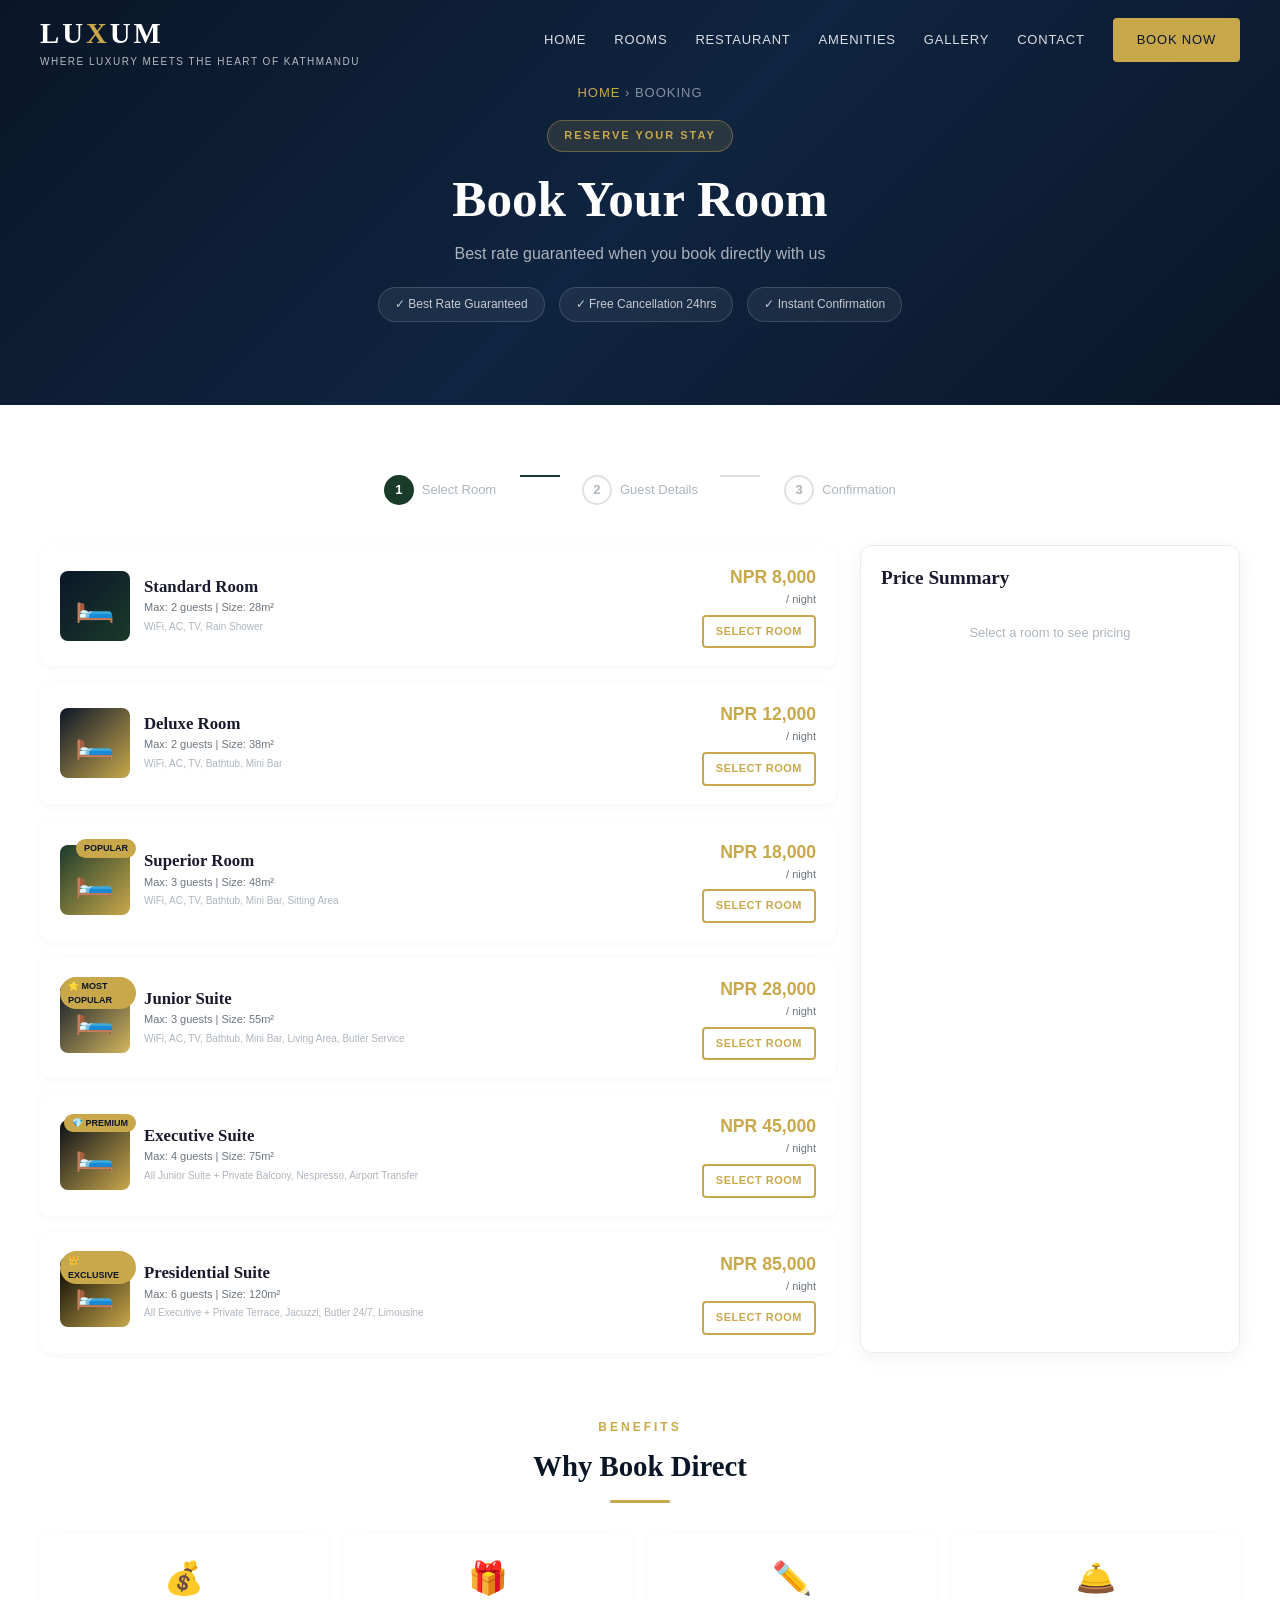
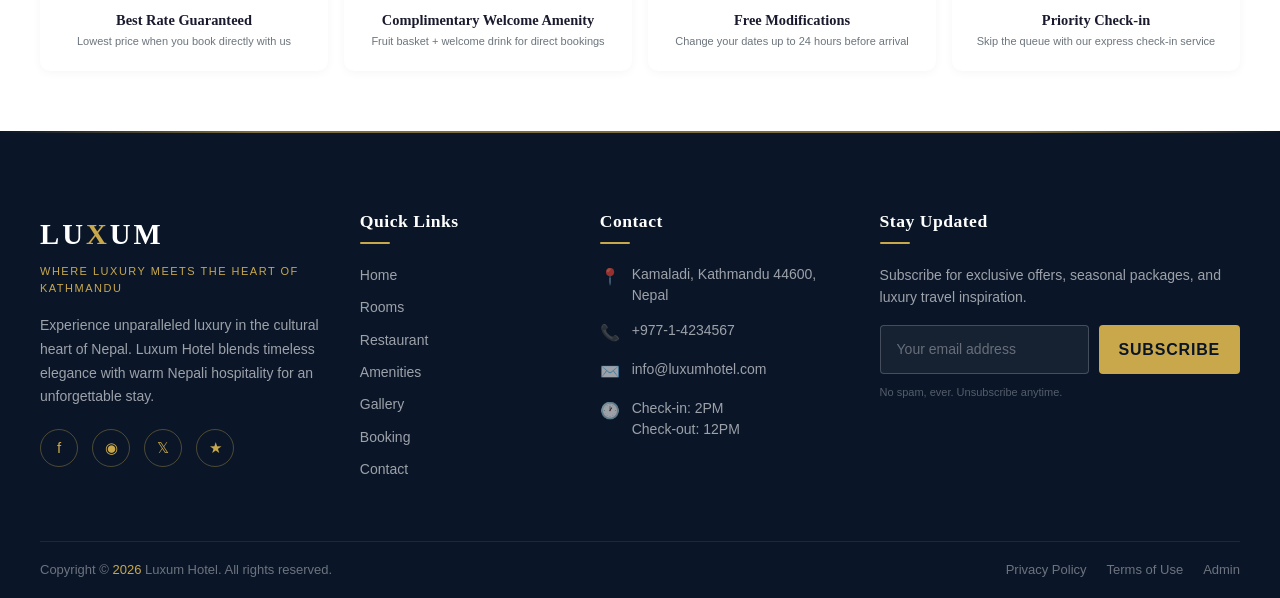
<file: booking.html>
<!DOCTYPE html>
<html lang="en">
<head>
    <meta charset="UTF-8">
    <meta name="viewport" content="width=device-width, initial-scale=1.0">
    <title>Book Your Stay — Luxum Hotel</title>
    <link rel="stylesheet" href="css/style.css">

    <!-- ========== NAVBAR CSS ========== -->
    <style>
        :root {
            --nav-height: 80px;
            --nav-height-scrolled: 68px;
        }
        .luxum-navbar {
            position: fixed; top: 0; left: 0; width: 100%; z-index: 1000;
            height: var(--nav-height); transition: all 0.4s cubic-bezier(0.4, 0, 0.2, 1);
            background: transparent; padding: 0;
        }
        .luxum-navbar.scrolled {
            height: var(--nav-height-scrolled);
            background: rgba(10, 22, 40, 0.85); backdrop-filter: blur(16px);
            -webkit-backdrop-filter: blur(16px); box-shadow: 0 4px 30px rgba(0, 0, 0, 0.25);
            border-bottom: 1px solid rgba(201, 168, 76, 0.15);
        }
        .luxum-navbar.hidden { transform: translateY(-100%); }
        .nav-inner {
            display: flex; align-items: center; justify-content: space-between;
            height: 100%; max-width: 1200px; margin: 0 auto; padding: 0 20px;
        }
        @media (min-width: 768px) { .nav-inner { padding: 0 30px; } }
        @media (min-width: 1024px) { .nav-inner { padding: 0 40px; } }
        @media (min-width: 1200px) { .nav-inner { padding: 0; } }
        .nav-logo-wrap { position: relative; z-index: 1001; }
        .nav-logo {
            font-family: 'Playfair Display', Georgia, serif; font-size: 1.8rem;
            font-weight: 700; letter-spacing: 3px; color: #ffffff;
            text-decoration: none; transition: color 0.3s ease;
        }
        .nav-logo .gold-x { color: #c9a84c; }
        .nav-tagline {
            font-family: 'Inter', sans-serif; font-size: 10px; font-weight: 400;
            letter-spacing: 1.5px; text-transform: uppercase; color: rgba(255,255,255,0.7);
            margin-top: -2px; white-space: nowrap; transition: opacity 0.3s ease;
        }
        .scrolled .nav-tagline { opacity: 0.8; }
        @media (max-width: 767px) { .nav-tagline { display: none; } .nav-logo { font-size: 1.5rem; letter-spacing: 2px; } }
        .nav-links { display: flex; align-items: center; gap: 28px; }
        .nav-links a {
            font-family: 'Inter', sans-serif; font-size: 13px; font-weight: 500;
            letter-spacing: 0.8px; text-transform: uppercase; color: rgba(255,255,255,0.85);
            text-decoration: none; position: relative; padding: 4px 0;
            transition: color 0.3s ease; white-space: nowrap;
        }
        .nav-links a::after {
            content: ''; position: absolute; bottom: -2px; left: 0; width: 0;
            height: 1.5px; background-color: #c9a84c;
            transition: width 0.35s cubic-bezier(0.4, 0, 0.2, 1);
        }
        .nav-links a:hover, .nav-links a.active { color: #c9a84c; }
        .nav-links a:hover::after, .nav-links a.active::after { width: 100%; }
        .nav-cta {
            font-family: 'Inter', sans-serif; font-size: 12px; font-weight: 600;
            letter-spacing: 1px; text-transform: uppercase; color: #0a1628 !important;
            background-color: #c9a84c; padding: 10px 22px !important; border-radius: 4px;
            transition: all 0.35s cubic-bezier(0.4, 0, 0.2, 1) !important;
            border: 2px solid #c9a84c;
        }
        .nav-cta::after { display: none !important; }
        .nav-cta:hover { background-color: #d4b65f !important; color: #0a1628 !important; box-shadow: 0 6px 20px rgba(201,168,76,0.3); transform: translateY(-1px); }
        @media (max-width: 1023px) { .nav-links { display: none; } }
        .nav-hamburger {
            display: flex; flex-direction: column; justify-content: center;
            align-items: center; width: 40px; height: 40px; cursor: pointer;
            z-index: 1001; background: none; border: none; padding: 4px; gap: 6px;
        }
        .nav-hamburger span {
            display: block; width: 26px; height: 2px; background-color: #ffffff;
            border-radius: 2px; transition: all 0.4s cubic-bezier(0.4, 0, 0.2, 1);
            transform-origin: center;
        }
        .nav-hamburger.active span:nth-child(1) { transform: rotate(45deg) translate(5px, 5px); }
        .nav-hamburger.active span:nth-child(2) { opacity: 0; transform: scaleX(0); }
        .nav-hamburger.active span:nth-child(3) { transform: rotate(-45deg) translate(5px, -5px); }
        @media (min-width: 1024px) { .nav-hamburger { display: none; } }
        .mobile-menu-overlay {
            position: fixed; top: 0; left: 0; width: 100%; height: 100vh;
            background: rgba(10,22,40,0.97); backdrop-filter: blur(20px);
            -webkit-backdrop-filter: blur(20px); z-index: 999;
            display: flex; align-items: center; justify-content: center;
            opacity: 0; visibility: hidden; transition: all 0.45s ease; pointer-events: none;
        }
        .mobile-menu-overlay.open { opacity: 1; visibility: visible; pointer-events: all; }
        .mobile-menu-links { display: flex; flex-direction: column; align-items: center; gap: 28px; text-align: center; }
        .mobile-menu-links a {
            font-family: 'Playfair Display', Georgia, serif; font-size: 2rem;
            font-weight: 600; color: #ffffff; text-decoration: none; letter-spacing: 1px;
            transition: all 0.35s ease; opacity: 0; transform: translateY(20px);
        }
        .mobile-menu-overlay.open .mobile-menu-links a { opacity: 1; transform: translateY(0); }
        .mobile-menu-overlay.open .mobile-menu-links a:nth-child(1) { transition-delay: 0.08s; }
        .mobile-menu-overlay.open .mobile-menu-links a:nth-child(2) { transition-delay: 0.14s; }
        .mobile-menu-overlay.open .mobile-menu-links a:nth-child(3) { transition-delay: 0.20s; }
        .mobile-menu-overlay.open .mobile-menu-links a:nth-child(4) { transition-delay: 0.26s; }
        .mobile-menu-overlay.open .mobile-menu-links a:nth-child(5) { transition-delay: 0.32s; }
        .mobile-menu-overlay.open .mobile-menu-links a:nth-child(6) { transition-delay: 0.38s; }
        .mobile-menu-overlay.open .mobile-menu-links a:nth-child(7) { transition-delay: 0.44s; }
        .mobile-menu-links a:hover { color: #c9a84c; }
        .mobile-menu-cta {
            margin-top: 8px; font-family: 'Inter', sans-serif !important;
            font-size: 1rem !important; font-weight: 600 !important;
            text-transform: uppercase; letter-spacing: 2px !important;
            color: #0a1628 !important; background-color: #c9a84c;
            padding: 14px 36px !important; border-radius: 4px;
        }
        .mobile-menu-cta:hover { background-color: #d4b65f !important; color: #0a1628 !important; }
        @media (min-width: 1024px) { .mobile-menu-overlay { display: none; } }
    </style>

    <!-- ========== FOOTER CSS ========== -->
    <style>
        .luxum-footer { background-color: #0a1628; color: rgba(255,255,255,0.8); font-family: 'Inter', sans-serif; position: relative; overflow: hidden; }
        .luxum-footer::before { content: ''; position: absolute; top: 0; left: 0; width: 100%; height: 2px; background: linear-gradient(90deg, transparent 0%, #c9a84c 20%, #c9a84c 80%, transparent 100%); opacity: 0.6; }
        .footer-grid { display: grid; grid-template-columns: 1fr; gap: 40px; max-width: 1200px; margin: 0 auto; padding: 60px 20px 40px; }
        @media (min-width: 768px) { .footer-grid { grid-template-columns: 1fr 1fr; padding: 70px 30px 50px; } }
        @media (min-width: 1024px) { .footer-grid { grid-template-columns: 1.4fr 1fr 1.2fr 1.3fr; padding: 80px 40px 60px; } }
        @media (min-width: 1200px) { .footer-grid { padding: 80px 0 60px; } }
        .footer-brand .footer-logo { font-family: 'Playfair Display', Georgia, serif; font-size: 1.8rem; font-weight: 700; letter-spacing: 3px; color: #ffffff; margin-bottom: 6px; display: inline-block; }
        .footer-brand .footer-logo .gold-x { color: #c9a84c; }
        .footer-brand .footer-tagline { font-size: 11px; font-weight: 400; letter-spacing: 1.5px; text-transform: uppercase; color: #c9a84c; margin-bottom: 16px; }
        .footer-brand .footer-desc { font-size: 14px; line-height: 1.7; color: rgba(255,255,255,0.6); margin-bottom: 20px; max-width: 280px; }
        .footer-socials { display: flex; gap: 14px; }
        .footer-socials a { display: flex; align-items: center; justify-content: center; width: 38px; height: 38px; border-radius: 50%; border: 1px solid rgba(201,168,76,0.35); color: #c9a84c; transition: all 0.35s ease; font-size: 15px; text-decoration: none; }
        .footer-socials a:hover { background-color: #c9a84c; color: #0a1628; border-color: #c9a84c; transform: translateY(-3px); box-shadow: 0 6px 18px rgba(201,168,76,0.25); }
        .footer-heading { font-family: 'Playfair Display', Georgia, serif; font-size: 1.1rem; font-weight: 600; color: #ffffff; margin-bottom: 20px; letter-spacing: 0.5px; position: relative; padding-bottom: 12px; }
        .footer-heading::after { content: ''; position: absolute; bottom: 0; left: 0; width: 30px; height: 2px; background-color: #c9a84c; border-radius: 1px; }
        .footer-links { display: flex; flex-direction: column; gap: 10px; }
        .footer-links a { font-size: 14px; color: rgba(255,255,255,0.6); text-decoration: none; transition: all 0.3s ease; padding-left: 0; position: relative; }
        .footer-links a::before { content: '›'; position: absolute; left: -14px; opacity: 0; color: #c9a84c; transition: all 0.3s ease; }
        .footer-links a:hover { color: #c9a84c; padding-left: 10px; }
        .footer-links a:hover::before { opacity: 1; left: -8px; }
        .footer-contact-item { display: flex; gap: 12px; margin-bottom: 14px; font-size: 14px; color: rgba(255,255,255,0.6); line-height: 1.5; align-items: flex-start; }
        .footer-contact-item .contact-icon { flex-shrink: 0; font-size: 16px; margin-top: 1px; }
        .footer-contact-item a { color: rgba(255,255,255,0.6); text-decoration: none; transition: color 0.3s ease; }
        .footer-contact-item a:hover { color: #c9a84c; }
        .newsletter-text { font-size: 14px; color: rgba(255,255,255,0.6); margin-bottom: 16px; line-height: 1.6; }
        .newsletter-form { display: flex; flex-direction: column; gap: 10px; }
        @media (min-width: 400px) { .newsletter-form { flex-direction: row; } }
        .newsletter-form input { flex: 1; padding: 12px 16px; border-radius: 4px; border: 1px solid rgba(255,255,255,0.2); background: rgba(255,255,255,0.05); color: #fff; font-size: 14px; outline: none; transition: all 0.3s ease; min-width: 0; }
        .newsletter-form input::placeholder { color: rgba(255,255,255,0.35); }
        .newsletter-form input:focus { border-color: #c9a84c; background: rgba(255,255,255,0.08); box-shadow: 0 0 0 3px rgba(201,168,76,0.08); }
        .newsletter-form button { padding: 12px 20px; background-color: #c9a84c; color: #0a1628; border: none; border-radius: 4px; font-weight: 600; letter-spacing: 0.8px; text-transform: uppercase; cursor: pointer; transition: all 0.35s ease; white-space: nowrap; }
        .newsletter-form button:hover { background-color: #d4b65f; box-shadow: 0 4px 16px rgba(201,168,76,0.3); }
        .newsletter-spam-note { font-size: 11px; color: rgba(255,255,255,0.3); margin-top: 10px; }
        .footer-bottom { border-top: 1px solid rgba(255,255,255,0.08); padding: 18px 20px; max-width: 1200px; margin: 0 auto; display: flex; flex-direction: column; align-items: center; gap: 8px; font-size: 13px; color: rgba(255,255,255,0.4); }
        @media (min-width: 768px) { .footer-bottom { flex-direction: row; justify-content: space-between; padding: 18px 30px; } }
        @media (min-width: 1024px) { .footer-bottom { padding: 18px 40px; } }
        @media (min-width: 1200px) { .footer-bottom { padding: 18px 0; } }
        .footer-bottom-links { display: flex; gap: 20px; }
        .footer-bottom-links a { color: rgba(255,255,255,0.4); text-decoration: none; transition: color 0.3s ease; }
        .footer-bottom-links a:hover { color: #c9a84c; }
        .footer-bottom .copyright span { color: #c9a84c; }
        @media (max-width: 767px) {
            .footer-grid { text-align: center; } .footer-brand .footer-desc { margin-left: auto; margin-right: auto; }
            .footer-socials { justify-content: center; } .footer-heading::after { left: 50%; transform: translateX(-50%); }
            .footer-links a { padding-left: 0; } .footer-links a::before { display: none; }
            .footer-links a:hover { padding-left: 0; } .footer-contact-item { justify-content: center; }
            .footer-bottom { text-align: center; }
        }
    </style>
    <!-- ========== PAGE SPECIFIC STYLES ========== -->
    <style>
        .booking-hero {
            height: 45vh; min-height: 320px;
            background: linear-gradient(135deg, #0a1628 0%, #0f2440 50%, #0a1628 100%);
            display: flex; align-items: center; justify-content: center;
            text-align: center; position: relative; overflow: hidden;
        }
        .booking-hero-content { position: relative; z-index: 1; max-width: 700px; padding: 0 20px; animation: slideUpHero 0.8s ease forwards; }
        @keyframes slideUpHero { from { opacity: 0; transform: translateY(40px); } to { opacity: 1; transform: translateY(0); } }
        .breadcrumb { font-size: 13px; color: rgba(255,255,255,0.5); letter-spacing: 1px; text-transform: uppercase; margin-bottom: 16px; }
        .breadcrumb a { color: #c9a84c; text-decoration: none; }
        .hero-label { display: inline-block; background: rgba(201,168,76,0.15); border: 1px solid rgba(201,168,76,0.4); color: #c9a84c; padding: 6px 16px; border-radius: 50px; font-size: 11px; font-weight: 600; letter-spacing: 2px; text-transform: uppercase; margin-bottom: 16px; }
        .booking-hero-content h1 { font-family: 'Playfair Display', Georgia, serif; font-size: 2.5rem; color: #fff; margin-bottom: 12px; }
        .booking-hero-content p { color: rgba(255,255,255,0.65); font-size: 1rem; line-height: 1.6; margin-bottom: 20px; }
        .trust-badges { display: flex; flex-wrap: wrap; gap: 14px; justify-content: center; }
        .trust-badge { background: rgba(255,255,255,0.06); border: 1px solid rgba(255,255,255,0.15); padding: 7px 16px; border-radius: 50px; font-size: 12px; color: rgba(255,255,255,0.75); }
        @media (min-width: 768px) { .booking-hero-content h1 { font-size: 3.2rem; } }

        /* Steps Indicator */
        .steps-indicator { display: flex; justify-content: center; gap: 0; max-width: 600px; margin: 30px auto 0; padding: 0 20px; }
        .step-item { display: flex; align-items: center; gap: 8px; font-size: 13px; color: #adb5bd; flex: 1; justify-content: center; }
        .step-num { width: 30px; height: 30px; border-radius: 50%; border: 2px solid #dee2e6; display: flex; align-items: center; justify-content: center; font-weight: 700; font-size: 13px; transition: all 0.3s ease; background: #fff; }
        .step-item.active .step-num { background: #c9a84c; border-color: #c9a84c; color: #0a1628; }
        .step-item.done .step-num { background: #1a3a2a; border-color: #1a3a2a; color: #fff; }
        .step-line { flex: 1; height: 2px; background: #dee2e6; max-width: 40px; transition: background 0.3s ease; }
        .step-item.done + .step-line, .step-line.done { background: #1a3a2a; }
        @media (max-width: 480px) { .step-item span.step-label { display: none; } }

        /* Layout */
        .booking-layout { display: grid; grid-template-columns: 1fr; gap: 24px; }
        @media (min-width: 1024px) { .booking-layout { grid-template-columns: 1fr 380px; } }

        /* Room Selection */
        .rooms-selection { display: flex; flex-direction: column; gap: 16px; }
        .room-select-card {
            background: #fff; border-radius: 10px; padding: 16px 18px; display: flex;
            flex-wrap: wrap; gap: 14px; align-items: center; box-shadow: 0 2px 10px rgba(0,0,0,0.04);
            border: 2px solid transparent; transition: all 0.3s ease; cursor: pointer;
        }
        .room-select-card:hover { border-color: #dee2e6; box-shadow: 0 4px 16px rgba(0,0,0,0.08); }
        .room-select-card.selected { border-color: #c9a84c; box-shadow: 0 0 0 3px rgba(201,168,76,0.1); }
        .room-select-card .room-img { width: 70px; height: 70px; border-radius: 8px; flex-shrink: 0; display: flex; align-items: center; justify-content: center; font-size: 2rem; position: relative; }
        .room-select-card .room-info { flex: 1; min-width: 160px; }
        .room-select-card .room-info h4 { font-family: 'Playfair Display', Georgia, serif; font-size: 1.05rem; }
        .room-select-card .room-info .room-meta { font-size: 11px; color: #6c757d; margin: 2px 0; }
        .room-select-card .room-info .room-features { font-size: 10px; color: #adb5bd; }
        .room-select-card .room-price-col { text-align: right; }
        .room-select-card .room-price-col .price { font-weight: 700; color: #c9a84c; font-size: 1.1rem; }
        .room-select-card .room-price-col .per-night { font-size: 11px; color: #6c757d; }
        .room-badge { position: absolute; top: -6px; right: -6px; background: #c9a84c; color: #0a1628; padding: 2px 8px; border-radius: 50px; font-size: 9px; font-weight: 700; }

        /* Price Summary */
        .price-summary {
            background: #fff; border-radius: 12px; padding: 20px; box-shadow: 0 4px 20px rgba(0,0,0,0.06);
            position: sticky; top: 90px; border: 1px solid #e9ecef;
        }
        .price-summary h4 { font-family: 'Playfair Display', Georgia, serif; font-size: 1.2rem; margin-bottom: 14px; }
        .summary-row { display: flex; justify-content: space-between; font-size: 13px; margin-bottom: 8px; color: #495057; }
        .summary-divider { border-top: 2px dashed #e9ecef; margin: 12px 0; }
        .summary-total { display: flex; justify-content: space-between; font-weight: 700; font-size: 1.2rem; color: #c9a84c; }

        /* Form */
        .booking-form-section { display: none; }
        .booking-form-section.visible { display: block; }
        .form-card { background: #fff; border-radius: 12px; padding: 28px 24px; box-shadow: 0 4px 20px rgba(0,0,0,0.06); }
        .form-card h3 { font-family: 'Playfair Display', Georgia, serif; font-size: 1.3rem; margin-bottom: 20px; }
        .form-row { display: grid; grid-template-columns: 1fr; gap: 14px; margin-bottom: 14px; }
        @media (min-width: 600px) { .form-row { grid-template-columns: 1fr 1fr; } }
        .form-group { display: flex; flex-direction: column; gap: 4px; }
        .form-group label { font-size: 11px; font-weight: 600; text-transform: uppercase; letter-spacing: 1px; color: #495057; }
        .form-group input, .form-group select, .form-group textarea {
            padding: 10px 12px; border: 1px solid #dee2e6; border-radius: 6px;
            font-size: 14px; font-family: 'Inter', sans-serif; transition: all 0.3s ease;
            background: #f8f9fa; color: #1a1a2e; width: 100%;
        }
        .form-group input:focus, .form-group select:focus, .form-group textarea:focus {
            outline: none; border-color: #c9a84c; box-shadow: 0 0 0 3px rgba(201,168,76,0.08); background: #fff;
        }
        .form-group input[readonly] { background: #e9ecef; color: #6c757d; cursor: not-allowed; }
        .form-error { font-size: 11px; color: #dc3545; min-height: 15px; }
        .form-error-global { text-align: center; font-size: 13px; color: #dc3545; margin-top: 10px; min-height: 18px; }
        .checkbox-group { display: flex; align-items: center; gap: 10px; font-size: 13px; color: #495057; margin: 16px 0; }
        .checkbox-group input { width: 16px; height: 16px; accent-color: #c9a84c; }

        /* Confirmation */
        .confirmation-section { display: none; }
        .confirmation-section.visible { display: block; }
        .confirm-card {
            background: #fff; border-radius: 16px; padding: 40px 24px; text-align: center;
            box-shadow: 0 8px 30px rgba(0,0,0,0.08); max-width: 600px; margin: 0 auto;
        }
        .confirm-check { width: 80px; height: 80px; background: #1a3a2a; border-radius: 50%; display: flex; align-items: center; justify-content: center; margin: 0 auto 20px; font-size: 2.5rem; color: #c9a84c; }
        .confirm-card h2 { font-family: 'Playfair Display', Georgia, serif; font-size: 1.8rem; margin-bottom: 6px; }
        .confirm-ref { font-size: 1.2rem; font-weight: 700; color: #c9a84c; letter-spacing: 1px; margin-bottom: 20px; }
        .confirm-table { width: 100%; max-width: 400px; margin: 0 auto 20px; border-collapse: collapse; }
        .confirm-table td { padding: 8px 10px; font-size: 13px; border-bottom: 1px solid #e9ecef; text-align: left; }
        .confirm-table td:first-child { font-weight: 600; color: #1a1a2e; width: 120px; }
        .confirm-message { font-size: 14px; color: #6c757d; margin-bottom: 16px; line-height: 1.6; }
        .confirm-buttons { display: flex; gap: 12px; flex-wrap: wrap; justify-content: center; }

        /* Why Book Direct */
        .why-direct-grid { display: grid; grid-template-columns: 1fr 1fr; gap: 16px; }
        @media (min-width: 768px) { .why-direct-grid { grid-template-columns: repeat(4, 1fr); } }
        .why-card { text-align: center; padding: 20px 12px; background: #fff; border-radius: 10px; box-shadow: 0 2px 10px rgba(0,0,0,0.04); transition: all 0.3s ease; }
        .why-card:hover { box-shadow: 0 6px 18px rgba(0,0,0,0.08); }
        .why-card .why-icon { font-size: 2rem; margin-bottom: 8px; }
        .why-card h4 { font-size: 0.9rem; margin-bottom: 4px; }
        .why-card p { font-size: 11px; color: #6c757d; }

        .btn-loading { pointer-events: none; opacity: 0.7; position: relative; }
        .btn-loading::after { content: ''; width: 16px; height: 16px; border: 2px solid transparent; border-top-color: #0a1628; border-radius: 50%; animation: spin 0.8s linear infinite; display: inline-block; margin-left: 8px; }
        @keyframes spin { to { transform: rotate(360deg); } }
    </style>
</head>
<body>
    <!-- ========== NAVBAR ========== -->
    <nav class="luxum-navbar scrolled" id="luxumNavbar">
        <div class="nav-inner">
            <div class="nav-logo-wrap">
                <a href="index.html" class="nav-logo">LU<span class="gold-x">X</span>UM</a>
                <p class="nav-tagline">Where Luxury Meets the Heart of Kathmandu</p>
            </div>
            <div class="nav-links">
                <a href="index.html">Home</a><a href="rooms.html">Rooms</a>
                <a href="restaurant.html">Restaurant</a><a href="amenities.html">Amenities</a>
                <a href="gallery.html">Gallery</a><a href="#contact">Contact</a>
                <a href="booking.html" class="active nav-cta">Book Now</a>
            </div>
            <button class="nav-hamburger" id="navHamburger" aria-label="Toggle menu">
                <span></span><span></span><span></span>
            </button>
        </div>
    </nav>
    <div class="mobile-menu-overlay" id="mobileMenuOverlay">
        <div class="mobile-menu-links">
            <a href="index.html">Home</a><a href="rooms.html">Rooms</a>
            <a href="restaurant.html">Restaurant</a><a href="amenities.html">Amenities</a>
            <a href="gallery.html">Gallery</a><a href="#contact">Contact</a>
            <a href="booking.html" class="mobile-menu-cta">Book Now</a>
        </div>
    </div>

    <!-- ========== HERO ========== -->
    <section class="booking-hero">
        <div class="booking-hero-content">
            <div class="breadcrumb"><a href="index.html">Home</a> › Booking</div>
            <div class="hero-label">Reserve Your Stay</div>
            <h1>Book Your Room</h1>
            <p>Best rate guaranteed when you book directly with us</p>
            <div class="trust-badges">
                <span class="trust-badge">✓ Best Rate Guaranteed</span>
                <span class="trust-badge">✓ Free Cancellation 24hrs</span>
                <span class="trust-badge">✓ Instant Confirmation</span>
            </div>
        </div>
    </section>

    <!-- ========== MAIN BOOKING CONTENT ========== -->
    <div class="container" style="padding-top:40px; padding-bottom:60px;">

        <!-- Steps Indicator -->
        <div class="steps-indicator" style="margin-bottom:40px;">
            <div class="step-item active" id="step1Indicator"><span class="step-num">1</span><span class="step-label">Select Room</span></div>
            <div class="step-line" id="line1"></div>
            <div class="step-item" id="step2Indicator"><span class="step-num">2</span><span class="step-label">Guest Details</span></div>
            <div class="step-line" id="line2"></div>
            <div class="step-item" id="step3Indicator"><span class="step-num">3</span><span class="step-label">Confirmation</span></div>
        </div>

        <!-- Step 1 & 2: Room Selection + Price Summary -->
        <div id="step1and2Container">
            <div class="booking-layout">
                <!-- LEFT: Room Cards -->
                <div class="rooms-selection" id="roomsSelection">
                    <!-- Rooms populated by JS -->
                </div>

                <!-- RIGHT: Price Summary -->
                <div class="price-summary" id="priceSummary">
                    <h4>Price Summary</h4>
                    <div id="summaryContent">
                        <p style="color:#adb5bd; font-size:13px; text-align:center; padding:20px 0;">Select a room to see pricing</p>
                    </div>
                    <button class="btn-primary" id="continueToDetails" style="width:100%; margin-top:14px; display:none;">Continue to Details →</button>
                </div>
            </div>

            <!-- Guest Details Form (Step 2) -->
            <div class="booking-form-section" id="guestFormSection" style="margin-top:30px;">
                <div class="form-card">
                    <h3>Guest Details</h3>
                    <form id="bookingForm" novalidate>
                        <div class="form-row">
                            <div class="form-group"><label for="guest_name">Full Name *</label><input type="text" id="guest_name" placeholder="Your full name" required><span class="form-error" id="guest_name_error"></span></div>
                            <div class="form-group"><label for="email">Email Address *</label><input type="email" id="email" placeholder="your@email.com" required><span class="form-error" id="email_error"></span></div>
                        </div>
                        <div class="form-row">
                            <div class="form-group"><label for="phone">Phone Number *</label><input type="tel" id="phone" placeholder="+977-98XXXXXXXX" required><span class="form-error" id="phone_error"></span></div>
                            <div class="form-group"><label for="nationality">Nationality</label><select id="nationality"><option value="">Select</option><option>Nepali</option><option>Indian</option><option>Chinese</option><option>American</option><option>British</option><option>Australian</option><option>European</option><option>Other</option></select></div>
                        </div>
                        <div class="form-row">
                            <div class="form-group"><label for="form_check_in">Check-in Date *</label><input type="date" id="form_check_in" required><span class="form-error" id="form_check_in_error"></span></div>
                            <div class="form-group"><label for="form_check_out">Check-out Date *</label><input type="date" id="form_check_out" required><span class="form-error" id="form_check_out_error"></span></div>
                        </div>
                        <div class="form-row">
                            <div class="form-group"><label for="form_guests">Number of Guests *</label><select id="form_guests" required><option value="">Select</option></select><span class="form-error" id="form_guests_error"></span></div>
                            <div class="form-group"><label for="arrival_time">Estimated Arrival Time</label><select id="arrival_time"><option value="">Select</option><option>Before 12 PM</option><option>12-2 PM</option><option>2-4 PM</option><option>4-6 PM</option><option>6-8 PM</option><option>After 8 PM</option></select></div>
                        </div>
                        <div class="form-row">
                            <div class="form-group"><label>Room Type</label><input type="text" id="room_type" readonly></div>
                            <div class="form-group"><label>Price/Night</label><input type="text" id="room_price" readonly></div>
                        </div>
                        <div class="form-row">
                            <div class="form-group"><label>Total Nights</label><input type="text" id="total_nights" readonly></div>
                            <div class="form-group"><label style="color:#c9a84c;">Total Price (incl. 13% tax)</label><input type="text" id="total_price" readonly style="font-weight:700; color:#c9a84c; font-size:1.1rem;"></div>
                        </div>
                        <div class="form-group" style="margin-bottom:14px;">
                            <label for="special_requests">Special Requests</label>
                            <textarea id="special_requests" rows="3" placeholder="Early check-in, dietary requirements, anniversary setup, etc."></textarea>
                        </div>
                        <div class="checkbox-group">
                            <input type="checkbox" id="termsCheckbox" required>
                            <label for="termsCheckbox">I agree to the cancellation policy and terms of service *</label>
                        </div>
                        <span class="form-error" id="terms_error" style="display:block; text-align:center;"></span>
                        <button type="submit" class="btn-primary" id="submitBooking" style="width:100%; padding:14px; font-size:14px;">Confirm Booking</button>
                        <div class="form-error-global" id="form_global_error"></div>
                    </form>
                </div>
            </div>
        </div>

        <!-- Step 3: Confirmation -->
        <div class="confirmation-section" id="confirmationSection">
            <div class="confirm-card">
                <div class="confirm-check">✓</div>
                <h2>Booking Confirmed!</h2>
                <div class="confirm-ref" id="confirmRef">LXM-XXXXXX</div>
                <table class="confirm-table" id="confirmTable"></table>
                <p class="confirm-message">Thank you for choosing Luxum Hotel. Our team will contact you within 2 hours to confirm your reservation.</p>
                <p style="font-weight:600; margin-bottom:16px;">📞 +977-1-4234567</p>
                <p style="font-size:13px; color:#6c757d; margin-bottom:20px;" id="confirmEmailNote">A confirmation email will be sent to your email address.</p>
                <div class="confirm-buttons">
                    <a href="index.html" class="btn-secondary">Back to Home</a>
                    <a href="rooms.html" class="btn-primary">View Rooms</a>
                </div>
            </div>
        </div>

        <!-- Why Book Direct -->
        <section style="margin-top:60px;">
            <div style="text-align:center; margin-bottom:30px;">
                <span class="section-subtitle">Benefits</span>
                <h2 class="section-title" style="font-size:1.8rem;">Why Book Direct</h2>
                <hr class="divider-gold" style="margin:14px auto 0;">
            </div>
            <div class="why-direct-grid">
                <div class="why-card"><div class="why-icon">💰</div><h4>Best Rate Guaranteed</h4><p>Lowest price when you book directly with us</p></div>
                <div class="why-card"><div class="why-icon">🎁</div><h4>Complimentary Welcome Amenity</h4><p>Fruit basket + welcome drink for direct bookings</p></div>
                <div class="why-card"><div class="why-icon">✏️</div><h4>Free Modifications</h4><p>Change your dates up to 24 hours before arrival</p></div>
                <div class="why-card"><div class="why-icon">🛎️</div><h4>Priority Check-in</h4><p>Skip the queue with our express check-in service</p></div>
            </div>
        </section>
    </div>

    <!-- ========== FOOTER ========== -->
    <footer class="luxum-footer">
        <div class="footer-grid">
            <div class="footer-brand">
                <div class="footer-logo">LU<span class="gold-x">X</span>UM</div>
                <p class="footer-tagline">Where Luxury Meets the Heart of Kathmandu</p>
                <p class="footer-desc">Experience unparalleled luxury in the cultural heart of Nepal. Luxum Hotel blends timeless elegance with warm Nepali hospitality for an unforgettable stay.</p>
                <div class="footer-socials">
                    <a href="#" aria-label="Facebook">f</a><a href="#" aria-label="Instagram">◉</a>
                    <a href="#" aria-label="Twitter">𝕏</a><a href="#" aria-label="TripAdvisor">★</a>
                </div>
            </div>
            <div>
                <h4 class="footer-heading">Quick Links</h4>
                <div class="footer-links">
                    <a href="index.html">Home</a><a href="rooms.html">Rooms</a>
                    <a href="restaurant.html">Restaurant</a><a href="amenities.html">Amenities</a>
                    <a href="gallery.html">Gallery</a><a href="booking.html">Booking</a><a href="#contact">Contact</a>
                </div>
            </div>
            <div>
                <h4 class="footer-heading">Contact</h4>
                <div class="footer-contact-item"><span class="contact-icon">📍</span><span>Kamaladi, Kathmandu 44600, Nepal</span></div>
                <div class="footer-contact-item"><span class="contact-icon">📞</span><a href="tel:+97714234567">+977-1-4234567</a></div>
                <div class="footer-contact-item"><span class="contact-icon">✉️</span><a href="mailto:info@luxumhotel.com">info@luxumhotel.com</a></div>
                <div class="footer-contact-item"><span class="contact-icon">🕐</span><span>Check-in: 2PM<br>Check-out: 12PM</span></div>
            </div>
            <div>
                <h4 class="footer-heading">Stay Updated</h4>
                <p class="newsletter-text">Subscribe for exclusive offers, seasonal packages, and luxury travel inspiration.</p>
                <form class="newsletter-form" onsubmit="event.preventDefault(); alert('Thank you for subscribing!');">
                    <input type="email" placeholder="Your email address" required>
                    <button type="submit">Subscribe</button>
                </form>
                <p class="newsletter-spam-note">No spam, ever. Unsubscribe anytime.</p>
            </div>
        </div>
        <div class="footer-bottom">
            <div class="copyright">Copyright &copy; <span>2026</span> Luxum Hotel. All rights reserved.</div>
            <div class="footer-bottom-links"><a href="#">Privacy Policy</a><a href="#">Terms of Use</a><a href="#">Admin</a></div>
        </div>
    </footer>
    <!-- ========== SCRIPTS ========== -->
    <script src="js/supabase-config.js"></script>
    <script>
        // ========== NAVBAR JS ==========
        (function() {
            const navbar = document.getElementById('luxumNavbar');
            const hamburger = document.getElementById('navHamburger');
            const mobileMenu = document.getElementById('mobileMenuOverlay');
            const mobileLinks = mobileMenu.querySelectorAll('a');
            let lastScrollY = window.scrollY, ticking = false;
            function updateNavOnScroll() {
                const s = window.scrollY;
                if (s > 50) navbar.classList.add('scrolled'); else navbar.classList.remove('scrolled');
                if (!mobileMenu.classList.contains('open')) {
                    if (s > lastScrollY && s > 300) navbar.classList.add('hidden'); else navbar.classList.remove('hidden');
                }
                lastScrollY = s; ticking = false;
            }
            window.addEventListener('scroll', () => { if (!ticking) { requestAnimationFrame(updateNavOnScroll); ticking = true; } });
            function openMenu() { mobileMenu.classList.add('open'); hamburger.classList.add('active'); document.body.style.overflow = 'hidden'; }
            function closeMenu() { mobileMenu.classList.remove('open'); hamburger.classList.remove('active'); document.body.style.overflow = ''; }
            hamburger.addEventListener('click', () => { mobileMenu.classList.contains('open') ? closeMenu() : openMenu(); });
            mobileLinks.forEach(l => l.addEventListener('click', closeMenu));
        })();

        // ========== ROOM DATA ==========
        const rooms = [
            { name: 'Standard Room', price: 8000, maxGuests: 2, size: '28m²', features: 'WiFi, AC, TV, Rain Shower', gradient: 'linear-gradient(135deg, #0a1628, #1a3a2a)', badge: '' },
            { name: 'Deluxe Room', price: 12000, maxGuests: 2, size: '38m²', features: 'WiFi, AC, TV, Bathtub, Mini Bar', gradient: 'linear-gradient(135deg, #0a1628, #c9a84c)', badge: '' },
            { name: 'Superior Room', price: 18000, maxGuests: 3, size: '48m²', features: 'WiFi, AC, TV, Bathtub, Mini Bar, Sitting Area', gradient: 'linear-gradient(135deg, #1a3a2a, #c9a84c)', badge: 'POPULAR' },
            { name: 'Junior Suite', price: 28000, maxGuests: 3, size: '55m²', features: 'WiFi, AC, TV, Bathtub, Mini Bar, Living Area, Butler Service', gradient: 'linear-gradient(135deg, #0a1628, #d4b65f)', badge: '⭐ MOST POPULAR' },
            { name: 'Executive Suite', price: 45000, maxGuests: 4, size: '75m²', features: 'All Junior Suite + Private Balcony, Nespresso, Airport Transfer', gradient: 'linear-gradient(135deg, #080e18, #c9a84c)', badge: '💎 PREMIUM' },
            { name: 'Presidential Suite', price: 85000, maxGuests: 6, size: '120m²', features: 'All Executive + Private Terrace, Jacuzzi, Butler 24/7, Limousine', gradient: 'linear-gradient(135deg, #000, #c9a84c)', badge: '👑 EXCLUSIVE' }
        ];

        let selectedRoom = null;
        let selectedPrice = 0;
        let selectedMaxGuests = 2;

        // ========== RENDER ROOM CARDS ==========
        const roomsContainer = document.getElementById('roomsSelection');
        rooms.forEach((room, idx) => {
            const card = document.createElement('div');
            card.className = 'room-select-card';
            card.setAttribute('data-room', room.name);
            card.innerHTML = `
                <div class="room-img" style="background:${room.gradient}; position:relative;">
                    🛏️
                    ${room.badge ? `<span class="room-badge">${room.badge}</span>` : ''}
                </div>
                <div class="room-info">
                    <h4>${room.name}</h4>
                    <div class="room-meta">Max: ${room.maxGuests} guests | Size: ${room.size}</div>
                    <div class="room-features">${room.features}</div>
                </div>
                <div class="room-price-col">
                    <div class="price">NPR ${room.price.toLocaleString()}</div>
                    <div class="per-night">/ night</div>
                    <button class="btn-secondary select-room-btn" style="margin-top:6px; font-size:11px; padding:6px 12px;">Select Room</button>
                </div>
            `;
            card.querySelector('.select-room-btn').addEventListener('click', (e) => {
                e.stopPropagation();
                selectRoom(room, card);
            });
            card.addEventListener('click', () => selectRoom(room, card));
            roomsContainer.appendChild(card);
        });

        function selectRoom(room, cardEl) {
            document.querySelectorAll('.room-select-card').forEach(c => c.classList.remove('selected'));
            cardEl.classList.add('selected');
            selectedRoom = room.name;
            selectedPrice = room.price;
            selectedMaxGuests = room.maxGuests;
            updatePriceSummary();
            updateFormFields();
            document.getElementById('continueToDetails').style.display = 'block';
            document.getElementById('guestFormSection').classList.add('visible');
            populateGuestOptions();
            // Auto-fill dates if empty
            if (!document.getElementById('form_check_in').value) {
                const today = new Date();
                const tomorrow = new Date(today); tomorrow.setDate(tomorrow.getDate() + 1);
                document.getElementById('form_check_in').value = today.toISOString().split('T')[0];
                document.getElementById('form_check_out').value = tomorrow.toISOString().split('T')[0];
                updatePriceSummary();
                updateFormFields();
            }
        }

        function updatePriceSummary() {
            const summaryContent = document.getElementById('summaryContent');
            const checkIn = document.getElementById('form_check_in').value;
            const checkOut = document.getElementById('form_check_out').value;
            if (!selectedRoom || !checkIn || !checkOut) {
                summaryContent.innerHTML = '<p style="color:#adb5bd; font-size:13px; text-align:center; padding:20px 0;">Select a room to see pricing</p>';
                return;
            }
            const d1 = new Date(checkIn + 'T00:00:00');
            const d2 = new Date(checkOut + 'T00:00:00');
            const nights = Math.max(1, Math.ceil((d2 - d1) / (1000 * 60 * 60 * 24)));
            const subtotal = selectedPrice * nights;
            const tax = Math.round(subtotal * 0.13);
            const total = subtotal + tax;
            summaryContent.innerHTML = `
                <div class="summary-row"><span>Selected Room:</span><span>${selectedRoom}</span></div>
                <div class="summary-row"><span>Check-in:</span><span>${checkIn || '—'}</span></div>
                <div class="summary-row"><span>Check-out:</span><span>${checkOut || '—'}</span></div>
                <div class="summary-row"><span>Nights:</span><span>${nights} night${nights > 1 ? 's' : ''}</span></div>
                <div class="summary-row"><span>Price per night:</span><span>NPR ${selectedPrice.toLocaleString()}</span></div>
                <div class="summary-divider"></div>
                <div class="summary-row"><span>Subtotal:</span><span>NPR ${subtotal.toLocaleString()}</span></div>
                <div class="summary-row"><span>Taxes (13%):</span><span>NPR ${tax.toLocaleString()}</span></div>
                <div class="summary-divider"></div>
                <div class="summary-total"><span>TOTAL:</span><span>NPR ${total.toLocaleString()}</span></div>
            `;
        }

        function updateFormFields() {
            document.getElementById('room_type').value = selectedRoom || '';
            document.getElementById('room_price').value = selectedRoom ? 'NPR ' + selectedPrice.toLocaleString() : '';
            const checkIn = document.getElementById('form_check_in').value;
            const checkOut = document.getElementById('form_check_out').value;
            if (checkIn && checkOut && selectedRoom) {
                const d1 = new Date(checkIn + 'T00:00:00');
                const d2 = new Date(checkOut + 'T00:00:00');
                const nights = Math.max(1, Math.ceil((d2 - d1) / (1000 * 60 * 60 * 24)));
                const subtotal = selectedPrice * nights;
                const total = subtotal + Math.round(subtotal * 0.13);
                document.getElementById('total_nights').value = nights;
                document.getElementById('total_price').value = 'NPR ' + total.toLocaleString();
            }
        }

        function populateGuestOptions() {
            const select = document.getElementById('form_guests');
            select.innerHTML = '<option value="">Select</option>';
            for (let i = 1; i <= selectedMaxGuests; i++) {
                select.innerHTML += `<option value="${i}">${i} Guest${i > 1 ? 's' : ''}</option>`;
            }
            const formGuests = document.getElementById('form_guests');
            if (document.getElementById('guests_initial')?.value) {
                formGuests.value = document.getElementById('guests_initial').value;
            }
        }

        // Date change listeners
        document.getElementById('form_check_in').addEventListener('change', () => { updatePriceSummary(); updateFormFields(); });
        document.getElementById('form_check_out').addEventListener('change', () => { updatePriceSummary(); updateFormFields(); });

        // Continue button
        document.getElementById('continueToDetails').addEventListener('click', () => {
            document.getElementById('guestFormSection').scrollIntoView({ behavior: 'smooth', block: 'start' });
            updateStepIndicator(2);
        });

        // ========== STEP INDICATOR ==========
        function updateStepIndicator(step) {
            const s1 = document.getElementById('step1Indicator');
            const s2 = document.getElementById('step2Indicator');
            const s3 = document.getElementById('step3Indicator');
            const l1 = document.getElementById('line1');
            const l2 = document.getElementById('line2');
            s1.className = 'step-item ' + (step >= 1 ? 'done' : 'active');
            s2.className = 'step-item ' + (step >= 2 ? (step === 2 ? 'active' : 'done') : '');
            s3.className = 'step-item ' + (step >= 3 ? 'active' : '');
            l1.className = 'step-line' + (step >= 2 ? ' done' : '');
            l2.className = 'step-line' + (step >= 3 ? ' done' : '');
        }

        // ========== FORM VALIDATION & SUBMISSION ==========
        const bookingForm = document.getElementById('bookingForm');
        const confirmationSection = document.getElementById('confirmationSection');
        const step1and2Container = document.getElementById('step1and2Container');

        function clearAllErrors() {
            document.querySelectorAll('.form-error').forEach(el => el.textContent = '');
            document.getElementById('form_global_error').textContent = '';
        }

        function showError(id, msg) { document.getElementById(id + '_error').textContent = msg; }

        function validateForm() {
            clearAllErrors();
            let valid = true;
            const name = document.getElementById('guest_name').value.trim();
            const email = document.getElementById('email').value.trim();
            const phone = document.getElementById('phone').value.trim();
            const checkIn = document.getElementById('form_check_in').value;
            const checkOut = document.getElementById('form_check_out').value;
            const guests = document.getElementById('form_guests').value;
            const terms = document.getElementById('termsCheckbox').checked;

            if (!selectedRoom) { document.getElementById('form_global_error').textContent = 'Please select a room first.'; return false; }
            if (!name) { showError('guest_name', 'Full name is required.'); valid = false; }
            if (!email || !/^[^\s@]+@[^\s@]+\.[^\s@]+$/.test(email)) { showError('email', 'Valid email is required.'); valid = false; }
            if (!phone || phone.length < 7) { showError('phone', 'Valid phone number is required.'); valid = false; }
            if (!checkIn) { showError('form_check_in', 'Check-in date is required.'); valid = false; }
            else {
                const d = new Date(checkIn + 'T00:00:00');
                const today = new Date(); today.setHours(0,0,0,0);
                if (d < today) { showError('form_check_in', 'Date cannot be in the past.'); valid = false; }
            }
            if (!checkOut) { showError('form_check_out', 'Check-out date is required.'); valid = false; }
            else if (checkIn && checkOut <= checkIn) { showError('form_check_out', 'Check-out must be after check-in.'); valid = false; }
            if (!guests || parseInt(guests) < 1 || parseInt(guests) > selectedMaxGuests) { showError('form_guests', `Select 1-${selectedMaxGuests} guests.`); valid = false; }
            if (!terms) { document.getElementById('terms_error').textContent = 'You must agree to the terms.'; valid = false; }
            return valid;
        }

        bookingForm.addEventListener('submit', async (e) => {
            e.preventDefault();
            if (!validateForm()) return;

            const submitBtn = document.getElementById('submitBooking');
            submitBtn.classList.add('btn-loading');
            submitBtn.textContent = 'Processing...';

            const checkIn = document.getElementById('form_check_in').value;
            const checkOut = document.getElementById('form_check_out').value;
            const d1 = new Date(checkIn + 'T00:00:00');
            const d2 = new Date(checkOut + 'T00:00:00');
            const nights = Math.max(1, Math.ceil((d2 - d1) / (1000 * 60 * 60 * 24)));
            const subtotal = selectedPrice * nights;
            const total = subtotal + Math.round(subtotal * 0.13);
            const bookingNum = 'LXM-' + Date.now().toString(36).toUpperCase().slice(-6);

            const formData = {
                booking_number: bookingNum,
                guest_name: document.getElementById('guest_name').value.trim(),
                email: document.getElementById('email').value.trim(),
                phone: document.getElementById('phone').value.trim(),
                room_type: selectedRoom,
                room_price: selectedPrice,
                check_in: checkIn,
                check_out: checkOut,
                guests: parseInt(document.getElementById('form_guests').value, 10),
                total_nights: nights,
                total_price: total,
                special_requests: document.getElementById('special_requests').value.trim() || null,
                status: 'pending'
            };

            try {
                if (typeof SUPABASE_URL === 'undefined' || typeof SUPABASE_ANON_KEY === 'undefined' || !SUPABASE_URL || !SUPABASE_ANON_KEY) {
                    throw new Error('Supabase configuration not loaded.');
                }
                const response = await fetch(SUPABASE_URL + '/rest/v1/bookings', {
                    method: 'POST',
                    headers: {
                        'apikey': SUPABASE_ANON_KEY,
                        'Authorization': 'Bearer ' + SUPABASE_ANON_KEY,
                        'Content-Type': 'application/json',
                        'Prefer': 'return=minimal'
                    },
                    body: JSON.stringify(formData)
                });
                if (!response.ok) {
                    const err = await response.text();
                    console.error('Supabase error:', err);
                    throw new Error('Booking failed. Status: ' + response.status);
                }

                // Success — show confirmation
                step1and2Container.style.display = 'none';
                confirmationSection.classList.add('visible');
                updateStepIndicator(3);

                document.getElementById('confirmRef').textContent = bookingNum;
                document.getElementById('confirmEmailNote').textContent = `A confirmation email will be sent to ${formData.email}`;
                document.getElementById('confirmTable').innerHTML = `
                    <tr><td>Guest Name</td><td>${formData.guest_name}</td></tr>
                    <tr><td>Room Type</td><td>${formData.room_type}</td></tr>
                    <tr><td>Check-in</td><td>${formData.check_in}</td></tr>
                    <tr><td>Check-out</td><td>${formData.check_out}</td></tr>
                    <tr><td>Nights</td><td>${nights}</td></tr>
                    <tr><td>Total Price</td><td style="color:#c9a84c; font-weight:700;">NPR ${total.toLocaleString()}</td></tr>
                    <tr><td>Status</td><td style="color:#c9a84c;">Pending Confirmation</td></tr>
                `;
                window.scrollTo({ top: 200, behavior: 'smooth' });
            } catch (error) {
                console.error('Booking error:', error);
                document.getElementById('form_global_error').textContent = 'Unable to complete booking. Please try again or call +977-1-4234567.';
            } finally {
                submitBtn.classList.remove('btn-loading');
                submitBtn.textContent = 'Confirm Booking';
            }
        });
        // ========== URL PARAMETER HANDLING ==========
        function handleUrlParams() {
            const params = new URLSearchParams(window.location.search);
            const roomParam = params.get('room');
            if (roomParam) {
                const match = rooms.find(r => r.name === roomParam);
                if (match) {
                    const card = document.querySelector(`.room-select-card[data-room="${match.name}"]`);
                    if (card) selectRoom(match, card);
                }
            }
            const checkInParam = params.get('checkIn');
            const checkOutParam = params.get('checkOut');
            const guestsParam = params.get('guests');
            if (checkInParam) document.getElementById('form_check_in').value = checkInParam;
            if (checkOutParam) document.getElementById('form_check_out').value = checkOutParam;
            if (guestsParam) {
                const g = parseInt(guestsParam);
                if (g >= 1 && g <= 6) {
                    const hidden = document.createElement('input');
                    hidden.type = 'hidden'; hidden.id = 'guests_initial'; hidden.value = g;
                    document.body.appendChild(hidden);
                }
            }
            updatePriceSummary();
            updateFormFields();
            if (selectedRoom) {
                document.getElementById('continueToDetails').style.display = 'block';
                document.getElementById('guestFormSection').classList.add('visible');
                populateGuestOptions();
            }
        }
        handleUrlParams();

        // Initial
        updateStepIndicator(1);
    </script>
</body>
</html>
</file>
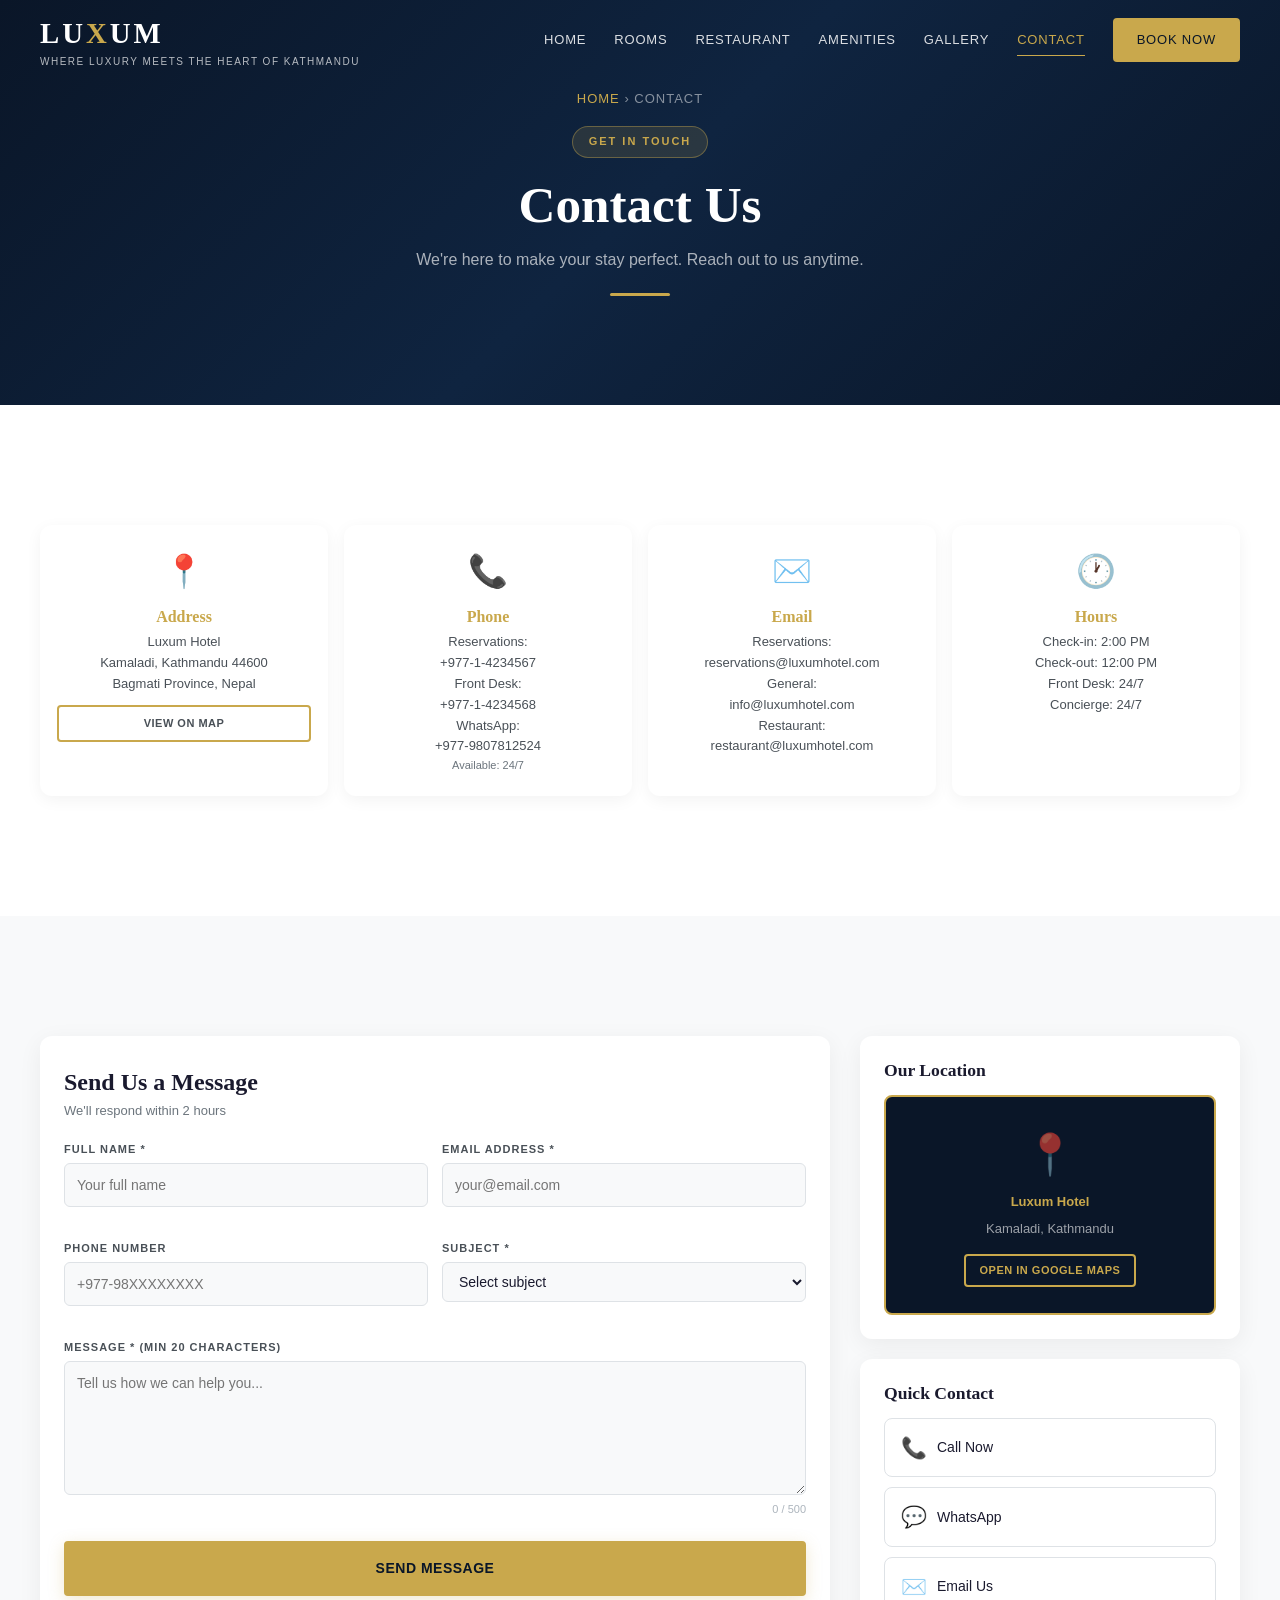
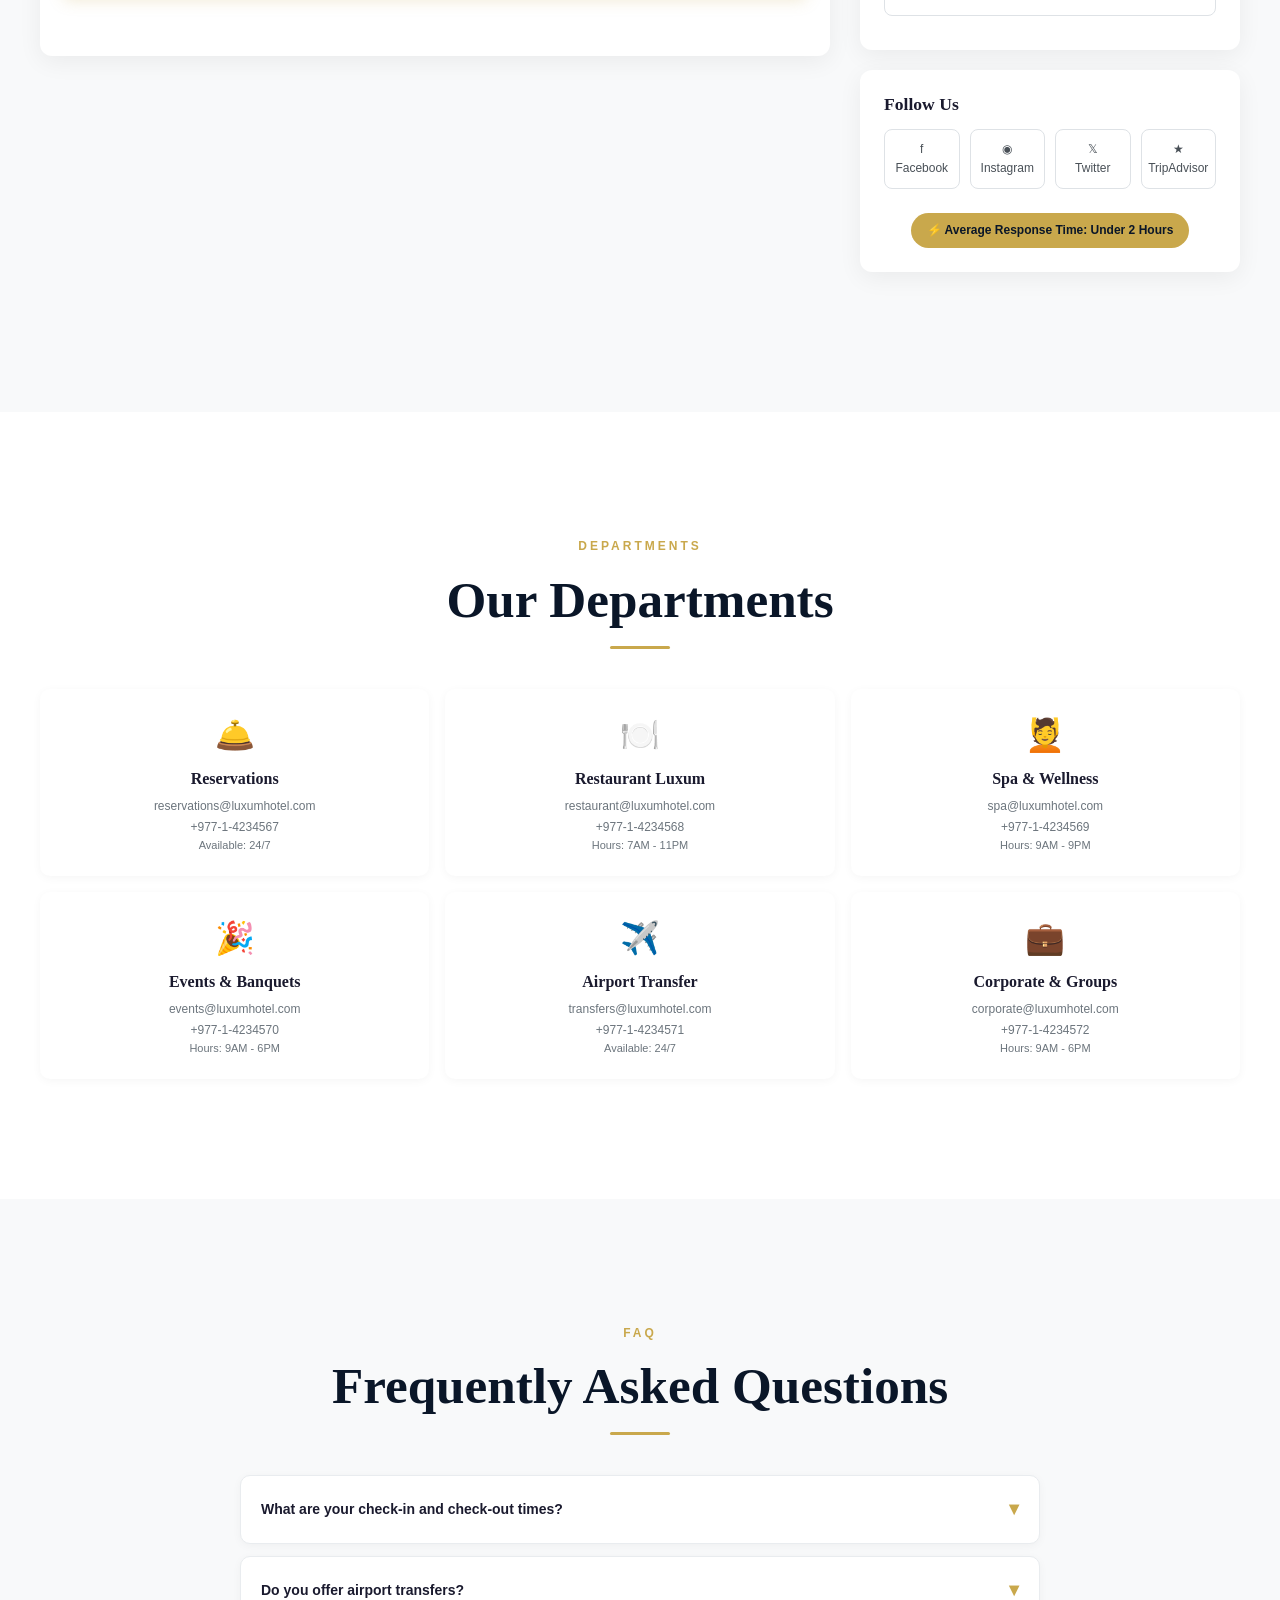
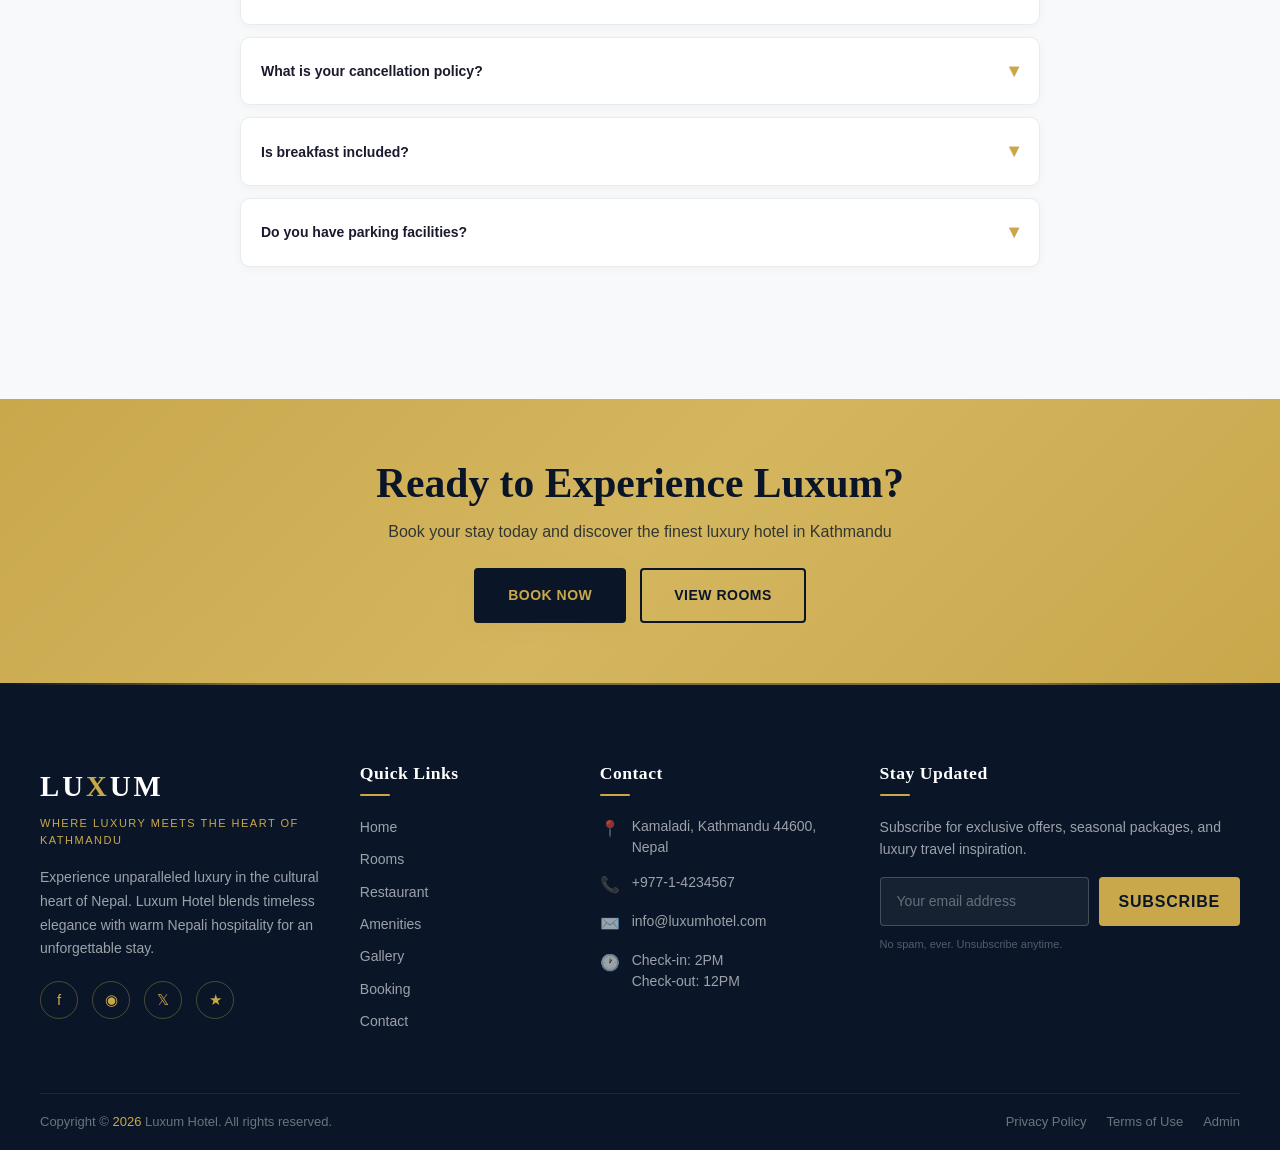
<file: contact.html>
<!DOCTYPE html>
<html lang="en">
<head>
    <meta charset="UTF-8">
    <meta name="viewport" content="width=device-width, initial-scale=1.0">
    <title>Contact Us — Luxum Hotel</title>
    <link rel="stylesheet" href="css/style.css">

    <!-- ========== NAVBAR CSS ========== -->
    <style>
        :root {
            --nav-height: 80px;
            --nav-height-scrolled: 68px;
        }
        .luxum-navbar {
            position: fixed; top: 0; left: 0; width: 100%; z-index: 1000;
            height: var(--nav-height); transition: all 0.4s cubic-bezier(0.4, 0, 0.2, 1);
            background: transparent; padding: 0;
        }
        .luxum-navbar.scrolled {
            height: var(--nav-height-scrolled);
            background: rgba(10, 22, 40, 0.85); backdrop-filter: blur(16px);
            -webkit-backdrop-filter: blur(16px); box-shadow: 0 4px 30px rgba(0, 0, 0, 0.25);
            border-bottom: 1px solid rgba(201, 168, 76, 0.15);
        }
        .luxum-navbar.hidden { transform: translateY(-100%); }
        .nav-inner {
            display: flex; align-items: center; justify-content: space-between;
            height: 100%; max-width: 1200px; margin: 0 auto; padding: 0 20px;
        }
        @media (min-width: 768px) { .nav-inner { padding: 0 30px; } }
        @media (min-width: 1024px) { .nav-inner { padding: 0 40px; } }
        @media (min-width: 1200px) { .nav-inner { padding: 0; } }
        .nav-logo-wrap { position: relative; z-index: 1001; }
        .nav-logo {
            font-family: 'Playfair Display', Georgia, serif; font-size: 1.8rem;
            font-weight: 700; letter-spacing: 3px; color: #ffffff;
            text-decoration: none; transition: color 0.3s ease;
        }
        .nav-logo .gold-x { color: #c9a84c; }
        .nav-tagline {
            font-family: 'Inter', sans-serif; font-size: 10px; font-weight: 400;
            letter-spacing: 1.5px; text-transform: uppercase; color: rgba(255,255,255,0.7);
            margin-top: -2px; white-space: nowrap; transition: opacity 0.3s ease;
        }
        .scrolled .nav-tagline { opacity: 0.8; }
        @media (max-width: 767px) { .nav-tagline { display: none; } .nav-logo { font-size: 1.5rem; letter-spacing: 2px; } }
        .nav-links { display: flex; align-items: center; gap: 28px; }
        .nav-links a {
            font-family: 'Inter', sans-serif; font-size: 13px; font-weight: 500;
            letter-spacing: 0.8px; text-transform: uppercase; color: rgba(255,255,255,0.85);
            text-decoration: none; position: relative; padding: 4px 0;
            transition: color 0.3s ease; white-space: nowrap;
        }
        .nav-links a::after {
            content: ''; position: absolute; bottom: -2px; left: 0; width: 0;
            height: 1.5px; background-color: #c9a84c;
            transition: width 0.35s cubic-bezier(0.4, 0, 0.2, 1);
        }
        .nav-links a:hover, .nav-links a.active { color: #c9a84c; }
        .nav-links a:hover::after, .nav-links a.active::after { width: 100%; }
        .nav-cta {
            font-family: 'Inter', sans-serif; font-size: 12px; font-weight: 600;
            letter-spacing: 1px; text-transform: uppercase; color: #0a1628 !important;
            background-color: #c9a84c; padding: 10px 22px !important; border-radius: 4px;
            transition: all 0.35s cubic-bezier(0.4, 0, 0.2, 1) !important;
            border: 2px solid #c9a84c;
        }
        .nav-cta::after { display: none !important; }
        .nav-cta:hover { background-color: #d4b65f !important; color: #0a1628 !important; box-shadow: 0 6px 20px rgba(201,168,76,0.3); transform: translateY(-1px); }
        @media (max-width: 1023px) { .nav-links { display: none; } }
        .nav-hamburger {
            display: flex; flex-direction: column; justify-content: center;
            align-items: center; width: 40px; height: 40px; cursor: pointer;
            z-index: 1001; background: none; border: none; padding: 4px; gap: 6px;
        }
        .nav-hamburger span {
            display: block; width: 26px; height: 2px; background-color: #ffffff;
            border-radius: 2px; transition: all 0.4s cubic-bezier(0.4, 0, 0.2, 1);
            transform-origin: center;
        }
        .nav-hamburger.active span:nth-child(1) { transform: rotate(45deg) translate(5px, 5px); }
        .nav-hamburger.active span:nth-child(2) { opacity: 0; transform: scaleX(0); }
        .nav-hamburger.active span:nth-child(3) { transform: rotate(-45deg) translate(5px, -5px); }
        @media (min-width: 1024px) { .nav-hamburger { display: none; } }
        .mobile-menu-overlay {
            position: fixed; top: 0; left: 0; width: 100%; height: 100vh;
            background: rgba(10,22,40,0.97); backdrop-filter: blur(20px);
            -webkit-backdrop-filter: blur(20px); z-index: 999;
            display: flex; align-items: center; justify-content: center;
            opacity: 0; visibility: hidden; transition: all 0.45s ease; pointer-events: none;
        }
        .mobile-menu-overlay.open { opacity: 1; visibility: visible; pointer-events: all; }
        .mobile-menu-links { display: flex; flex-direction: column; align-items: center; gap: 28px; text-align: center; }
        .mobile-menu-links a {
            font-family: 'Playfair Display', Georgia, serif; font-size: 2rem;
            font-weight: 600; color: #ffffff; text-decoration: none; letter-spacing: 1px;
            transition: all 0.35s ease; opacity: 0; transform: translateY(20px);
        }
        .mobile-menu-overlay.open .mobile-menu-links a { opacity: 1; transform: translateY(0); }
        .mobile-menu-overlay.open .mobile-menu-links a:nth-child(1) { transition-delay: 0.08s; }
        .mobile-menu-overlay.open .mobile-menu-links a:nth-child(2) { transition-delay: 0.14s; }
        .mobile-menu-overlay.open .mobile-menu-links a:nth-child(3) { transition-delay: 0.20s; }
        .mobile-menu-overlay.open .mobile-menu-links a:nth-child(4) { transition-delay: 0.26s; }
        .mobile-menu-overlay.open .mobile-menu-links a:nth-child(5) { transition-delay: 0.32s; }
        .mobile-menu-overlay.open .mobile-menu-links a:nth-child(6) { transition-delay: 0.38s; }
        .mobile-menu-overlay.open .mobile-menu-links a:nth-child(7) { transition-delay: 0.44s; }
        .mobile-menu-links a:hover { color: #c9a84c; }
        .mobile-menu-cta {
            margin-top: 8px; font-family: 'Inter', sans-serif !important;
            font-size: 1rem !important; font-weight: 600 !important;
            text-transform: uppercase; letter-spacing: 2px !important;
            color: #0a1628 !important; background-color: #c9a84c;
            padding: 14px 36px !important; border-radius: 4px;
        }
        .mobile-menu-cta:hover { background-color: #d4b65f !important; color: #0a1628 !important; }
        @media (min-width: 1024px) { .mobile-menu-overlay { display: none; } }
    </style>

    <!-- ========== FOOTER CSS ========== -->
    <style>
        .luxum-footer { background-color: #0a1628; color: rgba(255,255,255,0.8); font-family: 'Inter', sans-serif; position: relative; overflow: hidden; }
        .luxum-footer::before { content: ''; position: absolute; top: 0; left: 0; width: 100%; height: 2px; background: linear-gradient(90deg, transparent 0%, #c9a84c 20%, #c9a84c 80%, transparent 100%); opacity: 0.6; }
        .footer-grid { display: grid; grid-template-columns: 1fr; gap: 40px; max-width: 1200px; margin: 0 auto; padding: 60px 20px 40px; }
        @media (min-width: 768px) { .footer-grid { grid-template-columns: 1fr 1fr; padding: 70px 30px 50px; } }
        @media (min-width: 1024px) { .footer-grid { grid-template-columns: 1.4fr 1fr 1.2fr 1.3fr; padding: 80px 40px 60px; } }
        @media (min-width: 1200px) { .footer-grid { padding: 80px 0 60px; } }
        .footer-brand .footer-logo { font-family: 'Playfair Display', Georgia, serif; font-size: 1.8rem; font-weight: 700; letter-spacing: 3px; color: #ffffff; margin-bottom: 6px; display: inline-block; }
        .footer-brand .footer-logo .gold-x { color: #c9a84c; }
        .footer-brand .footer-tagline { font-size: 11px; font-weight: 400; letter-spacing: 1.5px; text-transform: uppercase; color: #c9a84c; margin-bottom: 16px; }
        .footer-brand .footer-desc { font-size: 14px; line-height: 1.7; color: rgba(255,255,255,0.6); margin-bottom: 20px; max-width: 280px; }
        .footer-socials { display: flex; gap: 14px; }
        .footer-socials a { display: flex; align-items: center; justify-content: center; width: 38px; height: 38px; border-radius: 50%; border: 1px solid rgba(201,168,76,0.35); color: #c9a84c; transition: all 0.35s ease; font-size: 15px; text-decoration: none; }
        .footer-socials a:hover { background-color: #c9a84c; color: #0a1628; border-color: #c9a84c; transform: translateY(-3px); box-shadow: 0 6px 18px rgba(201,168,76,0.25); }
        .footer-heading { font-family: 'Playfair Display', Georgia, serif; font-size: 1.1rem; font-weight: 600; color: #ffffff; margin-bottom: 20px; letter-spacing: 0.5px; position: relative; padding-bottom: 12px; }
        .footer-heading::after { content: ''; position: absolute; bottom: 0; left: 0; width: 30px; height: 2px; background-color: #c9a84c; border-radius: 1px; }
        .footer-links { display: flex; flex-direction: column; gap: 10px; }
        .footer-links a { font-size: 14px; color: rgba(255,255,255,0.6); text-decoration: none; transition: all 0.3s ease; padding-left: 0; position: relative; }
        .footer-links a::before { content: '›'; position: absolute; left: -14px; opacity: 0; color: #c9a84c; transition: all 0.3s ease; }
        .footer-links a:hover { color: #c9a84c; padding-left: 10px; }
        .footer-links a:hover::before { opacity: 1; left: -8px; }
        .footer-contact-item { display: flex; gap: 12px; margin-bottom: 14px; font-size: 14px; color: rgba(255,255,255,0.6); line-height: 1.5; align-items: flex-start; }
        .footer-contact-item .contact-icon { flex-shrink: 0; font-size: 16px; margin-top: 1px; }
        .footer-contact-item a { color: rgba(255,255,255,0.6); text-decoration: none; transition: color 0.3s ease; }
        .footer-contact-item a:hover { color: #c9a84c; }
        .newsletter-text { font-size: 14px; color: rgba(255,255,255,0.6); margin-bottom: 16px; line-height: 1.6; }
        .newsletter-form { display: flex; flex-direction: column; gap: 10px; }
        @media (min-width: 400px) { .newsletter-form { flex-direction: row; } }
        .newsletter-form input { flex: 1; padding: 12px 16px; border-radius: 4px; border: 1px solid rgba(255,255,255,0.2); background: rgba(255,255,255,0.05); color: #fff; font-size: 14px; outline: none; transition: all 0.3s ease; min-width: 0; }
        .newsletter-form input::placeholder { color: rgba(255,255,255,0.35); }
        .newsletter-form input:focus { border-color: #c9a84c; background: rgba(255,255,255,0.08); box-shadow: 0 0 0 3px rgba(201,168,76,0.08); }
        .newsletter-form button { padding: 12px 20px; background-color: #c9a84c; color: #0a1628; border: none; border-radius: 4px; font-weight: 600; letter-spacing: 0.8px; text-transform: uppercase; cursor: pointer; transition: all 0.35s ease; white-space: nowrap; }
        .newsletter-form button:hover { background-color: #d4b65f; box-shadow: 0 4px 16px rgba(201,168,76,0.3); }
        .newsletter-spam-note { font-size: 11px; color: rgba(255,255,255,0.3); margin-top: 10px; }
        .footer-bottom { border-top: 1px solid rgba(255,255,255,0.08); padding: 18px 20px; max-width: 1200px; margin: 0 auto; display: flex; flex-direction: column; align-items: center; gap: 8px; font-size: 13px; color: rgba(255,255,255,0.4); }
        @media (min-width: 768px) { .footer-bottom { flex-direction: row; justify-content: space-between; padding: 18px 30px; } }
        @media (min-width: 1024px) { .footer-bottom { padding: 18px 40px; } }
        @media (min-width: 1200px) { .footer-bottom { padding: 18px 0; } }
        .footer-bottom-links { display: flex; gap: 20px; }
        .footer-bottom-links a { color: rgba(255,255,255,0.4); text-decoration: none; transition: color 0.3s ease; }
        .footer-bottom-links a:hover { color: #c9a84c; }
        .footer-bottom .copyright span { color: #c9a84c; }
        @media (max-width: 767px) {
            .footer-grid { text-align: center; } .footer-brand .footer-desc { margin-left: auto; margin-right: auto; }
            .footer-socials { justify-content: center; } .footer-heading::after { left: 50%; transform: translateX(-50%); }
            .footer-links a { padding-left: 0; } .footer-links a::before { display: none; }
            .footer-links a:hover { padding-left: 0; } .footer-contact-item { justify-content: center; }
            .footer-bottom { text-align: center; }
        }
    </style>
    <!-- ========== PAGE SPECIFIC STYLES ========== -->
    <style>
        .contact-hero {
            height: 45vh; min-height: 320px;
            background: linear-gradient(135deg, #0a1628 0%, #0f2440 50%, #0a1628 100%);
            display: flex; align-items: center; justify-content: center;
            text-align: center; position: relative; overflow: hidden;
        }
        .contact-hero-content { position: relative; z-index: 1; max-width: 700px; padding: 0 20px; animation: slideUpHero 0.8s ease forwards; }
        @keyframes slideUpHero { from { opacity: 0; transform: translateY(40px); } to { opacity: 1; transform: translateY(0); } }
        .breadcrumb { font-size: 13px; color: rgba(255,255,255,0.5); letter-spacing: 1px; text-transform: uppercase; margin-bottom: 16px; }
        .breadcrumb a { color: #c9a84c; text-decoration: none; }
        .hero-label { display: inline-block; background: rgba(201,168,76,0.15); border: 1px solid rgba(201,168,76,0.4); color: #c9a84c; padding: 6px 16px; border-radius: 50px; font-size: 11px; font-weight: 600; letter-spacing: 2px; text-transform: uppercase; margin-bottom: 16px; }
        .contact-hero-content h1 { font-family: 'Playfair Display', Georgia, serif; font-size: 2.5rem; color: #fff; margin-bottom: 12px; }
        .contact-hero-content p { color: rgba(255,255,255,0.65); font-size: 1rem; line-height: 1.6; }
        @media (min-width: 768px) { .contact-hero-content h1 { font-size: 3.2rem; } }

        .reveal { opacity: 0; transform: translateY(30px); transition: opacity 0.6s ease, transform 0.6s ease; }
        .reveal.visible { opacity: 1; transform: translateY(0); }

        /* Info Cards */
        .info-cards-grid { display: grid; grid-template-columns: 1fr 1fr; gap: 16px; }
        @media (min-width: 768px) { .info-cards-grid { grid-template-columns: repeat(4, 1fr); } }
        .info-card {
            background: #fff; border-radius: 12px; padding: 20px 16px; text-align: center;
            box-shadow: 0 4px 16px rgba(0,0,0,0.05); transition: all 0.35s ease;
            border: 1px solid transparent;
        }
        .info-card:hover { border-color: #c9a84c; transform: translateY(-3px); box-shadow: 0 10px 24px rgba(0,0,0,0.1); }
        .info-card .card-icon { font-size: 2rem; margin-bottom: 10px; }
        .info-card h4 { font-family: 'Playfair Display', Georgia, serif; font-size: 1rem; margin-bottom: 6px; color: #c9a84c; }
        .info-card p, .info-card a { font-size: 13px; color: #495057; line-height: 1.6; display: block; text-decoration: none; }
        .info-card a:hover { color: #c9a84c; }

        /* Two Column Layout */
        .two-col { display: grid; grid-template-columns: 1fr; gap: 30px; }
        @media (min-width: 1024px) { .two-col { grid-template-columns: 1fr 380px; } }

        /* Form */
        .form-card {
            background: #fff; border-radius: 12px; padding: 32px 24px;
            box-shadow: 0 6px 24px rgba(0,0,0,0.06);
        }
        .form-card h3 { font-family: 'Playfair Display', Georgia, serif; font-size: 1.5rem; margin-bottom: 4px; }
        .form-card .form-subtitle { font-size: 13px; color: #6c757d; margin-bottom: 20px; }
        .form-row { display: grid; grid-template-columns: 1fr; gap: 14px; margin-bottom: 14px; }
        @media (min-width: 600px) { .form-row { grid-template-columns: 1fr 1fr; } }
        .form-group { display: flex; flex-direction: column; gap: 4px; }
        .form-group label { font-size: 11px; font-weight: 600; text-transform: uppercase; letter-spacing: 1px; color: #495057; }
        .form-group input, .form-group select, .form-group textarea {
            padding: 10px 12px; border: 1px solid #dee2e6; border-radius: 6px;
            font-size: 14px; font-family: 'Inter', sans-serif; transition: all 0.3s ease;
            background: #f8f9fa; color: #1a1a2e; width: 100%;
        }
        .form-group input:focus, .form-group select:focus, .form-group textarea:focus {
            outline: none; border-color: #c9a84c; box-shadow: 0 0 0 3px rgba(201,168,76,0.08); background: #fff;
        }
        .form-error { font-size: 11px; color: #dc3545; min-height: 15px; }
        .form-error-global { text-align: center; font-size: 13px; color: #dc3545; margin-top: 10px; min-height: 18px; }
        .char-counter { font-size: 11px; color: #adb5bd; text-align: right; margin-top: 2px; }

        /* Success Message */
        .success-message { display: none; text-align: center; padding: 40px 20px; }
        .success-message.visible { display: block; }
        .success-message .success-icon { font-size: 3rem; margin-bottom: 12px; }
        .success-message h3 { font-family: 'Playfair Display', Georgia, serif; font-size: 1.5rem; margin-bottom: 8px; }
        .success-message p { color: #6c757d; font-size: 14px; margin-bottom: 8px; line-height: 1.6; }
        .success-message .ref { font-weight: 700; color: #c9a84c; font-size: 1.1rem; margin-bottom: 16px; }

        /* Sidebar */
        .sidebar-card {
            background: #fff; border-radius: 12px; padding: 24px;
            box-shadow: 0 6px 24px rgba(0,0,0,0.06); margin-bottom: 20px;
        }
        .sidebar-card h4 { font-family: 'Playfair Display', Georgia, serif; font-size: 1.1rem; margin-bottom: 14px; }
        .map-placeholder {
            width: 100%; height: 220px; background: #0a1628; border-radius: 8px;
            border: 2px solid #c9a84c; display: flex; flex-direction: column;
            align-items: center; justify-content: center; color: rgba(255,255,255,0.6);
            font-size: 13px; gap: 6px;
        }
        .map-placeholder .map-icon { font-size: 2.5rem; }
        .quick-btn {
            display: flex; align-items: center; gap: 10px; padding: 12px 16px;
            border: 1px solid #dee2e6; border-radius: 8px; margin-bottom: 10px;
            text-decoration: none; color: #1a1a2e; font-size: 14px; transition: all 0.3s ease;
        }
        .quick-btn:hover { border-color: #c9a84c; background: #f8f9fa; }
        .quick-btn .q-icon { font-size: 1.3rem; }
        .social-row { display: flex; gap: 10px; flex-wrap: wrap; }
        .social-btn {
            flex: 1; min-width: 60px; text-align: center; padding: 10px 6px;
            border: 1px solid #dee2e6; border-radius: 8px; text-decoration: none;
            font-size: 12px; color: #495057; transition: all 0.3s ease;
        }
        .social-btn:hover { border-color: #c9a84c; color: #c9a84c; }
        .response-badge {
            display: inline-block; background: #c9a84c; color: #0a1628;
            padding: 8px 16px; border-radius: 50px; font-size: 12px; font-weight: 600;
            margin-top: 10px;
        }

        /* Departments */
        .dept-grid { display: grid; grid-template-columns: 1fr; gap: 16px; }
        @media (min-width: 600px) { .dept-grid { grid-template-columns: repeat(2, 1fr); } }
        @media (min-width: 1024px) { .dept-grid { grid-template-columns: repeat(3, 1fr); } }
        .dept-card {
            background: #fff; border-radius: 10px; padding: 20px;
            box-shadow: 0 2px 10px rgba(0,0,0,0.04); transition: all 0.3s ease;
            border: 1px solid transparent; text-align: center;
        }
        .dept-card:hover { border-color: #c9a84c; }
        .dept-card .dept-icon { font-size: 2rem; margin-bottom: 8px; }
        .dept-card h5 { font-family: 'Playfair Display', Georgia, serif; font-size: 1rem; margin-bottom: 4px; }
        .dept-card p, .dept-card a { font-size: 12px; color: #6c757d; text-decoration: none; }
        .dept-card a:hover { color: #c9a84c; }

        /* FAQ */
        .faq-list { max-width: 800px; margin: 0 auto; }
        .faq-item {
            background: #fff; border-radius: 10px; margin-bottom: 12px;
            box-shadow: 0 2px 10px rgba(0,0,0,0.04); overflow: hidden;
            border: 1px solid #e9ecef; transition: all 0.3s ease;
        }
        .faq-item.open { border-color: #c9a84c; }
        .faq-question {
            width: 100%; padding: 18px 20px; text-align: left; font-size: 14px;
            font-weight: 600; color: #1a1a2e; background: none; border: none;
            cursor: pointer; display: flex; justify-content: space-between;
            align-items: center; font-family: 'Inter', sans-serif; transition: color 0.3s ease;
        }
        .faq-question:hover { color: #c9a84c; }
        .faq-question .faq-arrow { font-size: 1.2rem; transition: transform 0.3s ease; color: #c9a84c; }
        .faq-item.open .faq-arrow { transform: rotate(180deg); }
        .faq-answer {
            max-height: 0; overflow: hidden; transition: max-height 0.4s ease, padding 0.4s ease;
            padding: 0 20px; font-size: 13px; color: #6c757d; line-height: 1.7;
        }
        .faq-item.open .faq-answer { max-height: 300px; padding: 0 20px 18px; }

        /* CTA */
        .contact-cta {
            background: linear-gradient(135deg, #c9a84c 0%, #d4b65f 50%, #c9a84c 100%);
            text-align: center; padding: 60px 20px;
        }
        .contact-cta h2 { font-family: 'Playfair Display', Georgia, serif; font-size: 2rem; color: #0a1628; margin-bottom: 10px; }
        .contact-cta p { color: rgba(10,22,40,0.8); margin-bottom: 24px; }
        .contact-cta .cta-btns { display: flex; gap: 14px; flex-wrap: wrap; justify-content: center; }
        @media (min-width: 768px) { .contact-cta h2 { font-size: 2.6rem; } }
    </style>
</head>
<body>
    <!-- ========== NAVBAR ========== -->
    <nav class="luxum-navbar scrolled" id="luxumNavbar">
        <div class="nav-inner">
            <div class="nav-logo-wrap">
                <a href="index.html" class="nav-logo">LU<span class="gold-x">X</span>UM</a>
                <p class="nav-tagline">Where Luxury Meets the Heart of Kathmandu</p>
            </div>
            <div class="nav-links">
                <a href="index.html">Home</a><a href="rooms.html">Rooms</a>
                <a href="restaurant.html">Restaurant</a><a href="amenities.html">Amenities</a>
                <a href="gallery.html">Gallery</a><a href="contact.html" class="active">Contact</a>
                <a href="booking.html" class="nav-cta">Book Now</a>
            </div>
            <button class="nav-hamburger" id="navHamburger" aria-label="Toggle menu">
                <span></span><span></span><span></span>
            </button>
        </div>
    </nav>
    <div class="mobile-menu-overlay" id="mobileMenuOverlay">
        <div class="mobile-menu-links">
            <a href="index.html">Home</a><a href="rooms.html">Rooms</a>
            <a href="restaurant.html">Restaurant</a><a href="amenities.html">Amenities</a>
            <a href="gallery.html">Gallery</a><a href="contact.html">Contact</a>
            <a href="booking.html" class="mobile-menu-cta">Book Now</a>
        </div>
    </div>

    <!-- ========== HERO ========== -->
    <section class="contact-hero">
        <div class="contact-hero-content">
            <div class="breadcrumb"><a href="index.html">Home</a> › Contact</div>
            <div class="hero-label">Get In Touch</div>
            <h1>Contact Us</h1>
            <p>We're here to make your stay perfect. Reach out to us anytime.</p>
            <hr style="width:60px; height:3px; background:#c9a84c; border:none; margin:20px auto; border-radius:2px;">
        </div>
    </section>

    <!-- ========== INFO CARDS ========== -->
    <section class="section-padding reveal">
        <div class="container">
            <div class="info-cards-grid">
                <div class="info-card">
                    <div class="card-icon">📍</div>
                    <h4>Address</h4>
                    <p>Luxum Hotel<br>Kamaladi, Kathmandu 44600<br>Bagmati Province, Nepal</p>
                    <a href="https://maps.google.com/?q=Kamaladi+Kathmandu+Nepal" target="_blank" class="btn-secondary" style="margin-top:10px; font-size:11px; padding:8px 16px;">View on Map</a>
                </div>
                <div class="info-card">
                    <div class="card-icon">📞</div>
                    <h4>Phone</h4>
                    <p>Reservations: <a href="tel:+97714234567">+977-1-4234567</a></p>
                    <p>Front Desk: <a href="tel:+97714234568">+977-1-4234568</a></p>
                    <p>WhatsApp: <a href="https://wa.me/9779807812524">+977-9807812524</a></p>
                    <p style="font-size:11px; color:#6c757d;">Available: 24/7</p>
                </div>
                <div class="info-card">
                    <div class="card-icon">✉️</div>
                    <h4>Email</h4>
                    <p>Reservations:<br><a href="mailto:reservations@luxumhotel.com">reservations@luxumhotel.com</a></p>
                    <p>General:<br><a href="mailto:info@luxumhotel.com">info@luxumhotel.com</a></p>
                    <p>Restaurant:<br><a href="mailto:restaurant@luxumhotel.com">restaurant@luxumhotel.com</a></p>
                </div>
                <div class="info-card">
                    <div class="card-icon">🕐</div>
                    <h4>Hours</h4>
                    <p>Check-in: 2:00 PM</p>
                    <p>Check-out: 12:00 PM</p>
                    <p>Front Desk: 24/7</p>
                    <p>Concierge: 24/7</p>
                </div>
            </div>
        </div>
    </section>

    <!-- ========== FORM + SIDEBAR ========== -->
    <section class="section-padding bg-light reveal">
        <div class="container">
            <div class="two-col">
                <!-- LEFT: Form -->
                <div>
                    <div class="form-card" id="formCard">
                        <h3>Send Us a Message</h3>
                        <p class="form-subtitle">We'll respond within 2 hours</p>
                        <form id="contactForm" novalidate>
                            <div class="form-row">
                                <div class="form-group"><label for="name">Full Name *</label><input type="text" id="name" placeholder="Your full name" required><span class="form-error" id="name_error"></span></div>
                                <div class="form-group"><label for="email">Email Address *</label><input type="email" id="email" placeholder="your@email.com" required><span class="form-error" id="email_error"></span></div>
                            </div>
                            <div class="form-row">
                                <div class="form-group"><label for="phone">Phone Number</label><input type="tel" id="phone" placeholder="+977-98XXXXXXXX"><span class="form-error" id="phone_error"></span></div>
                                <div class="form-group"><label for="subject">Subject *</label>
                                    <select id="subject" required>
                                        <option value="">Select subject</option>
                                        <option>General Inquiry</option><option>Room Reservation</option>
                                        <option>Restaurant Reservation</option><option>Event & Banquet Inquiry</option>
                                        <option>Airport Transfer Request</option><option>Spa & Wellness Booking</option>
                                        <option>Feedback & Complaints</option><option>Partnership & Business</option>
                                        <option>Media & Press</option><option>Other</option>
                                    </select>
                                    <span class="form-error" id="subject_error"></span>
                                </div>
                            </div>
                            <div class="form-group" style="margin-bottom:4px;">
                                <label for="message">Message * (min 20 characters)</label>
                                <textarea id="message" rows="5" placeholder="Tell us how we can help you..." required></textarea>
                                <div class="char-counter" id="charCount">0 / 500</div>
                                <span class="form-error" id="message_error"></span>
                            </div>
                            <button type="submit" class="btn-primary" id="submitBtn" style="width:100%; padding:14px; font-size:14px;">Send Message</button>
                            <div class="form-error-global" id="form_global_error"></div>
                        </form>
                        <!-- Success Message -->
                        <div class="success-message" id="successMessage">
                            <div class="success-icon">✅</div>
                            <h3>Message Sent!</h3>
                            <p>Thank you for contacting Luxum Hotel. Our team will respond to your inquiry within 2 hours.</p>
                            <p class="ref" id="msgRef">Reference: MSG-000000</p>
                            <button class="btn-secondary" id="sendAnotherBtn">Send Another Message</button>
                        </div>
                    </div>
                </div>

                <!-- RIGHT: Sidebar -->
                <div>
                    <div class="sidebar-card">
                        <h4>Our Location</h4>
                        <div class="map-placeholder">
                            <span class="map-icon">📍</span>
                            <strong style="color:#c9a84c;">Luxum Hotel</strong>
                            <span>Kamaladi, Kathmandu</span>
                            <a href="https://maps.google.com/?q=Kamaladi+Kathmandu+Nepal" target="_blank" class="btn-secondary" style="margin-top:8px; font-size:11px; padding:6px 14px;">Open in Google Maps</a>
                        </div>
                    </div>
                    <div class="sidebar-card">
                        <h4>Quick Contact</h4>
                        <a href="tel:+97714234567" class="quick-btn"><span class="q-icon">📞</span> Call Now</a>
                        <a href="https://wa.me/9779807812524" target="_blank" class="quick-btn"><span class="q-icon">💬</span> WhatsApp</a>
                        <a href="mailto:info@luxumhotel.com" class="quick-btn"><span class="q-icon">✉️</span> Email Us</a>
                    </div>
                    <div class="sidebar-card">
                        <h4>Follow Us</h4>
                        <div class="social-row">
                            <a href="#" class="social-btn">f<br>Facebook</a>
                            <a href="#" class="social-btn">◉<br>Instagram</a>
                            <a href="#" class="social-btn">𝕏<br>Twitter</a>
                            <a href="#" class="social-btn">★<br>TripAdvisor</a>
                        </div>
                        <div style="text-align:center; margin-top:14px;">
                            <span class="response-badge">⚡ Average Response Time: Under 2 Hours</span>
                        </div>
                    </div>
                </div>
            </div>
        </div>
    </section>

    <!-- ========== DEPARTMENTS ========== -->
    <section class="section-padding reveal">
        <div class="container">
            <div style="text-align:center; margin-bottom:40px;">
                <span class="section-subtitle">Departments</span>
                <h2 class="section-title">Our Departments</h2>
                <hr class="divider-gold" style="margin:16px auto 0;">
            </div>
            <div class="dept-grid">
                <div class="dept-card"><div class="dept-icon">🛎️</div><h5>Reservations</h5><a href="mailto:reservations@luxumhotel.com">reservations@luxumhotel.com</a><p>+977-1-4234567</p><p style="font-size:11px;">Available: 24/7</p></div>
                <div class="dept-card"><div class="dept-icon">🍽️</div><h5>Restaurant Luxum</h5><a href="mailto:restaurant@luxumhotel.com">restaurant@luxumhotel.com</a><p>+977-1-4234568</p><p style="font-size:11px;">Hours: 7AM - 11PM</p></div>
                <div class="dept-card"><div class="dept-icon">💆</div><h5>Spa & Wellness</h5><a href="mailto:spa@luxumhotel.com">spa@luxumhotel.com</a><p>+977-1-4234569</p><p style="font-size:11px;">Hours: 9AM - 9PM</p></div>
                <div class="dept-card"><div class="dept-icon">🎉</div><h5>Events & Banquets</h5><a href="mailto:events@luxumhotel.com">events@luxumhotel.com</a><p>+977-1-4234570</p><p style="font-size:11px;">Hours: 9AM - 6PM</p></div>
                <div class="dept-card"><div class="dept-icon">✈️</div><h5>Airport Transfer</h5><a href="mailto:transfers@luxumhotel.com">transfers@luxumhotel.com</a><p>+977-1-4234571</p><p style="font-size:11px;">Available: 24/7</p></div>
                <div class="dept-card"><div class="dept-icon">💼</div><h5>Corporate & Groups</h5><a href="mailto:corporate@luxumhotel.com">corporate@luxumhotel.com</a><p>+977-1-4234572</p><p style="font-size:11px;">Hours: 9AM - 6PM</p></div>
            </div>
        </div>
    </section>

    <!-- ========== FAQ ========== -->
    <section class="section-padding bg-light reveal">
        <div class="container">
            <div style="text-align:center; margin-bottom:40px;">
                <span class="section-subtitle">FAQ</span>
                <h2 class="section-title">Frequently Asked Questions</h2>
                <hr class="divider-gold" style="margin:16px auto 0;">
            </div>
            <div class="faq-list">
                <div class="faq-item">
                    <button class="faq-question">What are your check-in and check-out times? <span class="faq-arrow">▾</span></button>
                    <div class="faq-answer">Check-in is at 2:00 PM and check-out is at 12:00 PM noon. Early check-in and late check-out are available upon request, subject to availability. Presidential and Executive Suite guests enjoy flexible timing.</div>
                </div>
                <div class="faq-item">
                    <button class="faq-question">Do you offer airport transfers? <span class="faq-arrow">▾</span></button>
                    <div class="faq-answer">Yes, we offer complimentary airport transfers for all guests. Simply provide your flight details during booking or contact our concierge team at least 24 hours before arrival.</div>
                </div>
                <div class="faq-item">
                    <button class="faq-question">What is your cancellation policy? <span class="faq-arrow">▾</span></button>
                    <div class="faq-answer">Reservations can be cancelled free of charge up to 24 hours before check-in. Cancellations within 24 hours may incur a one-night charge. Presidential and Executive Suites require 48-hour notice.</div>
                </div>
                <div class="faq-item">
                    <button class="faq-question">Is breakfast included? <span class="faq-arrow">▾</span></button>
                    <div class="faq-answer">Breakfast is included in our Premium and Suite packages. Standard and Deluxe rooms can add breakfast for NPR 1,500 per person. Our restaurant serves international buffet breakfast from 7:00 AM to 10:30 AM.</div>
                </div>
                <div class="faq-item">
                    <button class="faq-question">Do you have parking facilities? <span class="faq-arrow">▾</span></button>
                    <div class="faq-answer">Yes, we offer complimentary valet parking for all hotel guests. Our secure parking facility accommodates 50 vehicles with 24/7 valet service.</div>
                </div>
            </div>
        </div>
    </section>

    <!-- ========== CTA ========== -->
    <section class="contact-cta">
        <h2>Ready to Experience Luxum?</h2>
        <p>Book your stay today and discover the finest luxury hotel in Kathmandu</p>
        <div class="cta-btns">
            <a href="booking.html" class="btn-primary" style="background:#0a1628; color:#c9a84c; border-color:#0a1628;">Book Now</a>
            <a href="rooms.html" class="btn-secondary" style="color:#0a1628; border-color:#0a1628;">View Rooms</a>
        </div>
    </section>

    <!-- ========== FOOTER ========== -->
    <footer class="luxum-footer">
        <div class="footer-grid">
            <div class="footer-brand">
                <div class="footer-logo">LU<span class="gold-x">X</span>UM</div>
                <p class="footer-tagline">Where Luxury Meets the Heart of Kathmandu</p>
                <p class="footer-desc">Experience unparalleled luxury in the cultural heart of Nepal. Luxum Hotel blends timeless elegance with warm Nepali hospitality for an unforgettable stay.</p>
                <div class="footer-socials">
                    <a href="#" aria-label="Facebook">f</a><a href="#" aria-label="Instagram">◉</a>
                    <a href="#" aria-label="Twitter">𝕏</a><a href="#" aria-label="TripAdvisor">★</a>
                </div>
            </div>
            <div>
                <h4 class="footer-heading">Quick Links</h4>
                <div class="footer-links">
                    <a href="index.html">Home</a><a href="rooms.html">Rooms</a>
                    <a href="restaurant.html">Restaurant</a><a href="amenities.html">Amenities</a>
                    <a href="gallery.html">Gallery</a><a href="booking.html">Booking</a><a href="contact.html">Contact</a>
                </div>
            </div>
            <div>
                <h4 class="footer-heading">Contact</h4>
                <div class="footer-contact-item"><span class="contact-icon">📍</span><span>Kamaladi, Kathmandu 44600, Nepal</span></div>
                <div class="footer-contact-item"><span class="contact-icon">📞</span><a href="tel:+97714234567">+977-1-4234567</a></div>
                <div class="footer-contact-item"><span class="contact-icon">✉️</span><a href="mailto:info@luxumhotel.com">info@luxumhotel.com</a></div>
                <div class="footer-contact-item"><span class="contact-icon">🕐</span><span>Check-in: 2PM<br>Check-out: 12PM</span></div>
            </div>
            <div>
                <h4 class="footer-heading">Stay Updated</h4>
                <p class="newsletter-text">Subscribe for exclusive offers, seasonal packages, and luxury travel inspiration.</p>
                <form class="newsletter-form" onsubmit="event.preventDefault(); alert('Thank you for subscribing!');">
                    <input type="email" placeholder="Your email address" required>
                    <button type="submit">Subscribe</button>
                </form>
                <p class="newsletter-spam-note">No spam, ever. Unsubscribe anytime.</p>
            </div>
        </div>
        <div class="footer-bottom">
            <div class="copyright">Copyright &copy; <span>2026</span> Luxum Hotel. All rights reserved.</div>
            <div class="footer-bottom-links"><a href="#">Privacy Policy</a><a href="#">Terms of Use</a><a href="#">Admin</a></div>
        </div>
    </footer>
    <!-- ========== SCRIPTS ========== -->
    <script src="js/supabase-config.js"></script>
    <script>
        // ========== NAVBAR JS ==========
        (function() {
            const navbar = document.getElementById('luxumNavbar');
            const hamburger = document.getElementById('navHamburger');
            const mobileMenu = document.getElementById('mobileMenuOverlay');
            const mobileLinks = mobileMenu.querySelectorAll('a');
            let lastScrollY = window.scrollY, ticking = false;
            function updateNavOnScroll() {
                const s = window.scrollY;
                if (s > 50) navbar.classList.add('scrolled'); else navbar.classList.remove('scrolled');
                if (!mobileMenu.classList.contains('open')) {
                    if (s > lastScrollY && s > 300) navbar.classList.add('hidden'); else navbar.classList.remove('hidden');
                }
                lastScrollY = s; ticking = false;
            }
            window.addEventListener('scroll', () => { if (!ticking) { requestAnimationFrame(updateNavOnScroll); ticking = true; } });
            function openMenu() { mobileMenu.classList.add('open'); hamburger.classList.add('active'); document.body.style.overflow = 'hidden'; }
            function closeMenu() { mobileMenu.classList.remove('open'); hamburger.classList.remove('active'); document.body.style.overflow = ''; }
            hamburger.addEventListener('click', () => { mobileMenu.classList.contains('open') ? closeMenu() : openMenu(); });
            mobileLinks.forEach(l => l.addEventListener('click', closeMenu));
        })();

        // ========== INTERSECTION OBSERVER ==========
        const revealEls = document.querySelectorAll('.reveal');
        const observer = new IntersectionObserver((entries) => {
            entries.forEach(e => { if (e.isIntersecting) { e.target.classList.add('visible'); observer.unobserve(e.target); } });
        }, { threshold: 0.12, rootMargin: '0px 0px -30px 0px' });
        revealEls.forEach(el => observer.observe(el));

        // ========== CHARACTER COUNTER ==========
        const msgTextarea = document.getElementById('message');
        const charCount = document.getElementById('charCount');
        msgTextarea.addEventListener('input', () => {
            let count = msgTextarea.value.length;
            if (count > 500) { msgTextarea.value = msgTextarea.value.substring(0, 500); count = 500; }
            charCount.textContent = count + ' / 500';
        });

        // ========== FAQ ACCORDION ==========
        document.querySelectorAll('.faq-question').forEach(btn => {
            btn.addEventListener('click', () => {
                const item = btn.parentElement;
                const isOpen = item.classList.contains('open');
                document.querySelectorAll('.faq-item').forEach(i => i.classList.remove('open'));
                if (!isOpen) item.classList.add('open');
            });
        });

        // ========== FORM VALIDATION & SUBMISSION ==========
        const contactForm = document.getElementById('contactForm');
        const formCard = document.getElementById('formCard');
        const successMessage = document.getElementById('successMessage');
        const submitBtn = document.getElementById('submitBtn');
        const sendAnotherBtn = document.getElementById('sendAnotherBtn');

        function clearErrors() {
            document.querySelectorAll('.form-error').forEach(el => el.textContent = '');
            document.getElementById('form_global_error').textContent = '';
        }

        function showError(id, msg) { document.getElementById(id + '_error').textContent = msg; }

        function validateForm() {
            clearErrors();
            let valid = true;
            const name = document.getElementById('name').value.trim();
            const email = document.getElementById('email').value.trim();
            const subject = document.getElementById('subject').value;
            const message = document.getElementById('message').value.trim();
            if (!name || name.length < 2) { showError('name', 'Name is required (min 2 characters).'); valid = false; }
            if (!email || !/^[^\s@]+@[^\s@]+\.[^\s@]+$/.test(email)) { showError('email', 'Valid email is required.'); valid = false; }
            if (!subject) { showError('subject', 'Please select a subject.'); valid = false; }
            if (!message || message.length < 20) { showError('message', 'Message must be at least 20 characters.'); valid = false; }
            return valid;
        }

        contactForm.addEventListener('submit', async (e) => {
            e.preventDefault();
            if (!validateForm()) return;
            submitBtn.disabled = true;
            submitBtn.textContent = 'Sending...';

            const formData = {
                name: document.getElementById('name').value.trim(),
                email: document.getElementById('email').value.trim(),
                phone: document.getElementById('phone').value.trim() || null,
                subject: document.getElementById('subject').value,
                message: document.getElementById('message').value.trim()
            };

            try {
                if (typeof SUPABASE_URL === 'undefined' || typeof SUPABASE_ANON_KEY === 'undefined' || !SUPABASE_URL || !SUPABASE_ANON_KEY) {
                    throw new Error('Supabase configuration not loaded.');
                }
                const response = await fetch(SUPABASE_URL + '/rest/v1/contacts', {
                    method: 'POST',
                    headers: {
                        'apikey': SUPABASE_ANON_KEY,
                        'Authorization': 'Bearer ' + SUPABASE_ANON_KEY,
                        'Content-Type': 'application/json',
                        'Prefer': 'return=minimal'
                    },
                    body: JSON.stringify(formData)
                });
                if (!response.ok) {
                    const errText = await response.text();
                    console.error('Supabase error:', errText);
                    throw new Error('Failed to send message. Status: ' + response.status);
                }

                // Success
                const refNum = 'MSG-' + Date.now().toString(36).toUpperCase().slice(-6);
                document.getElementById('msgRef').textContent = 'Reference: ' + refNum;
                contactForm.style.display = 'none';
                successMessage.classList.add('visible');
                window.scrollTo({ top: formCard.offsetTop - 100, behavior: 'smooth' });
            } catch (error) {
                console.error('Contact error:', error);
                document.getElementById('form_global_error').textContent = 'Unable to send message. Please try again or call +977-1-4234567.';
            } finally {
                submitBtn.disabled = false;
                submitBtn.textContent = 'Send Message';
            }
        });

        sendAnotherBtn.addEventListener('click', () => {
            contactForm.reset();
            contactForm.style.display = 'block';
            successMessage.classList.remove('visible');
            charCount.textContent = '0 / 500';
            clearErrors();
            window.scrollTo({ top: formCard.offsetTop - 100, behavior: 'smooth' });
        });
    </script>
</body>
</html>
</file>
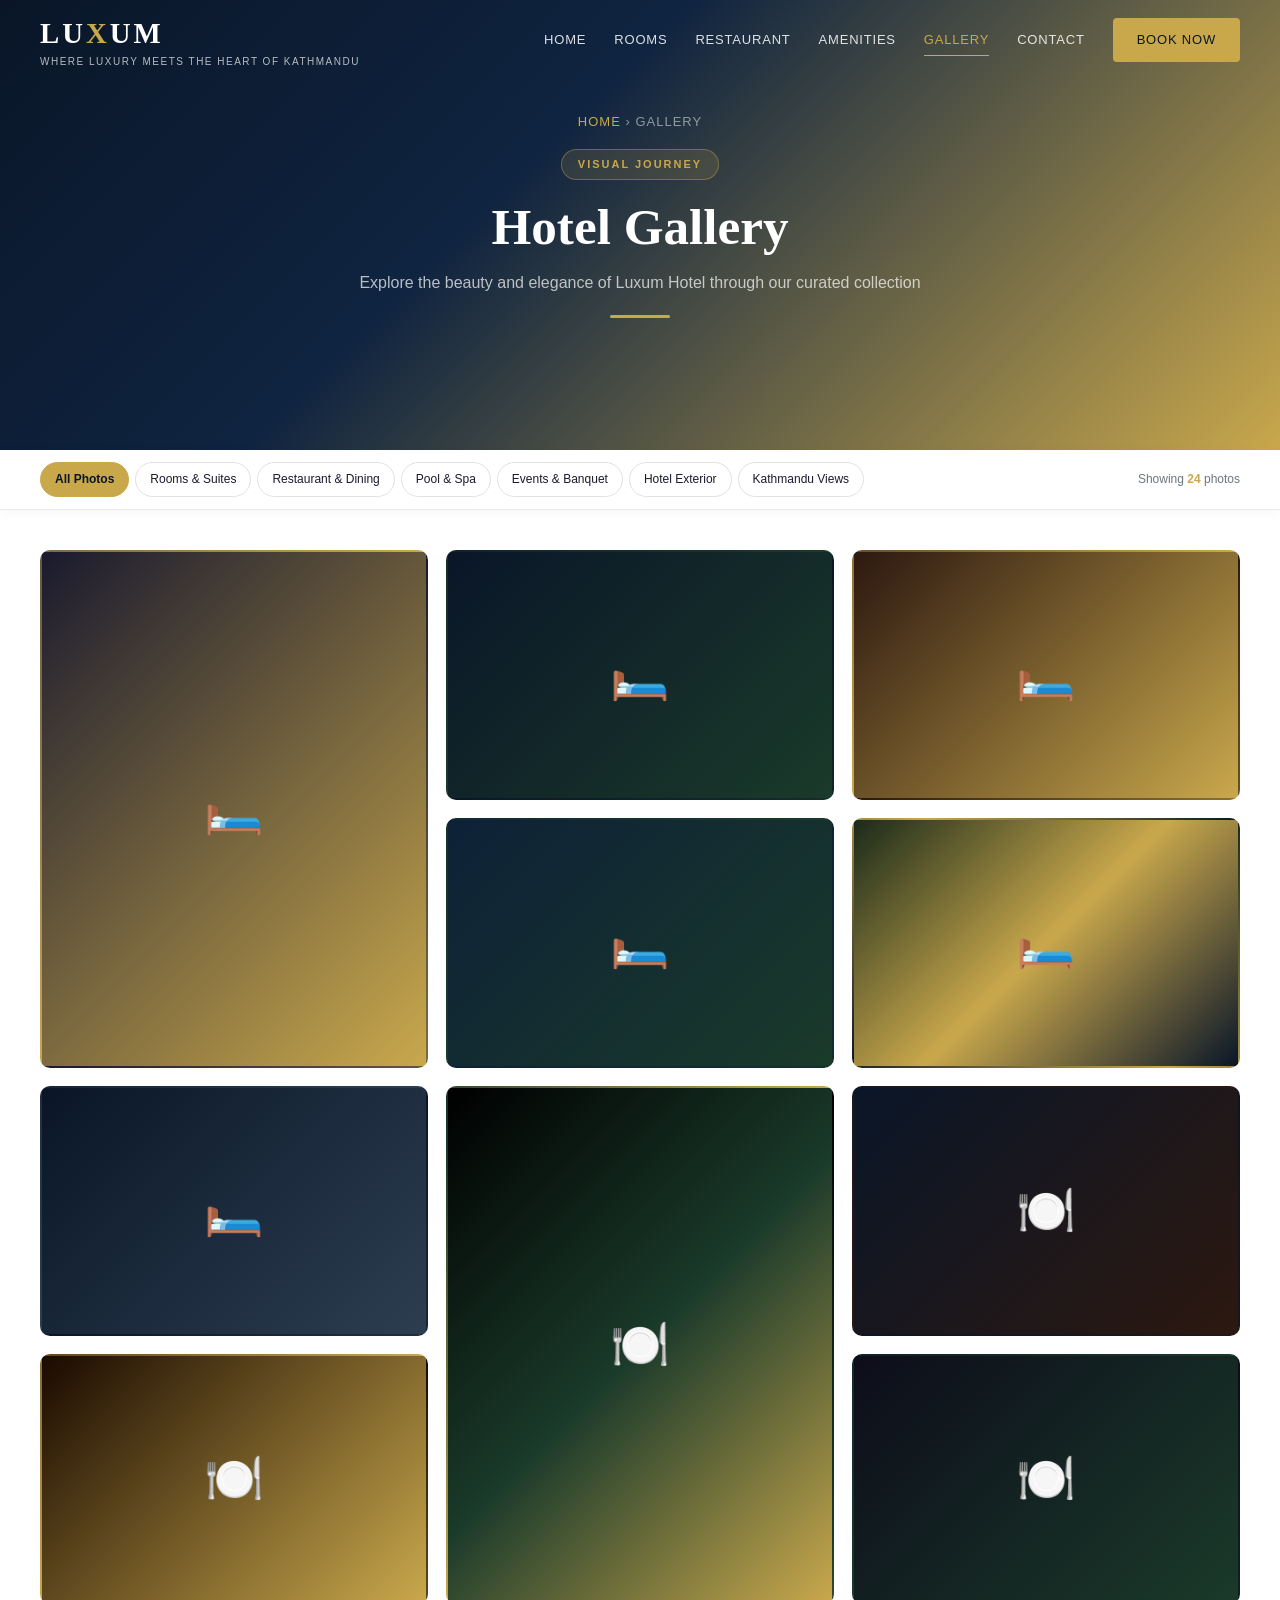
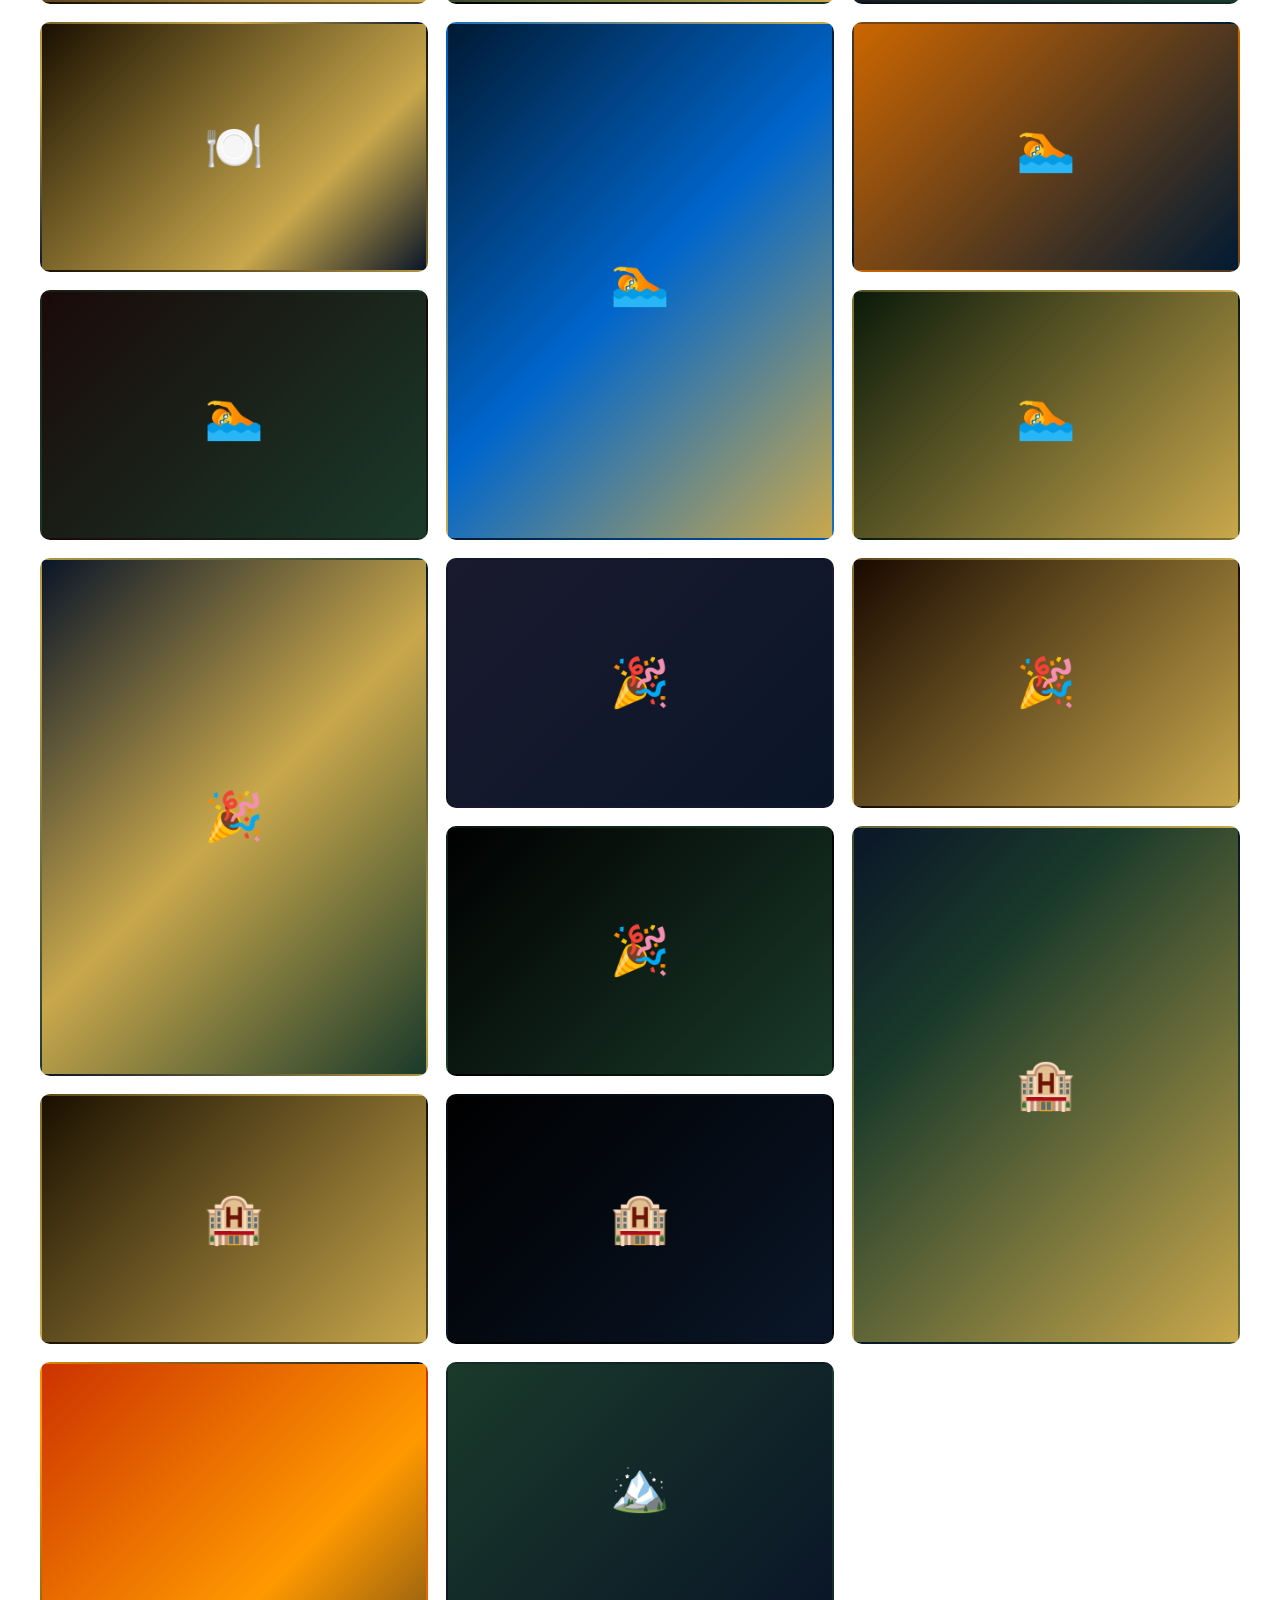
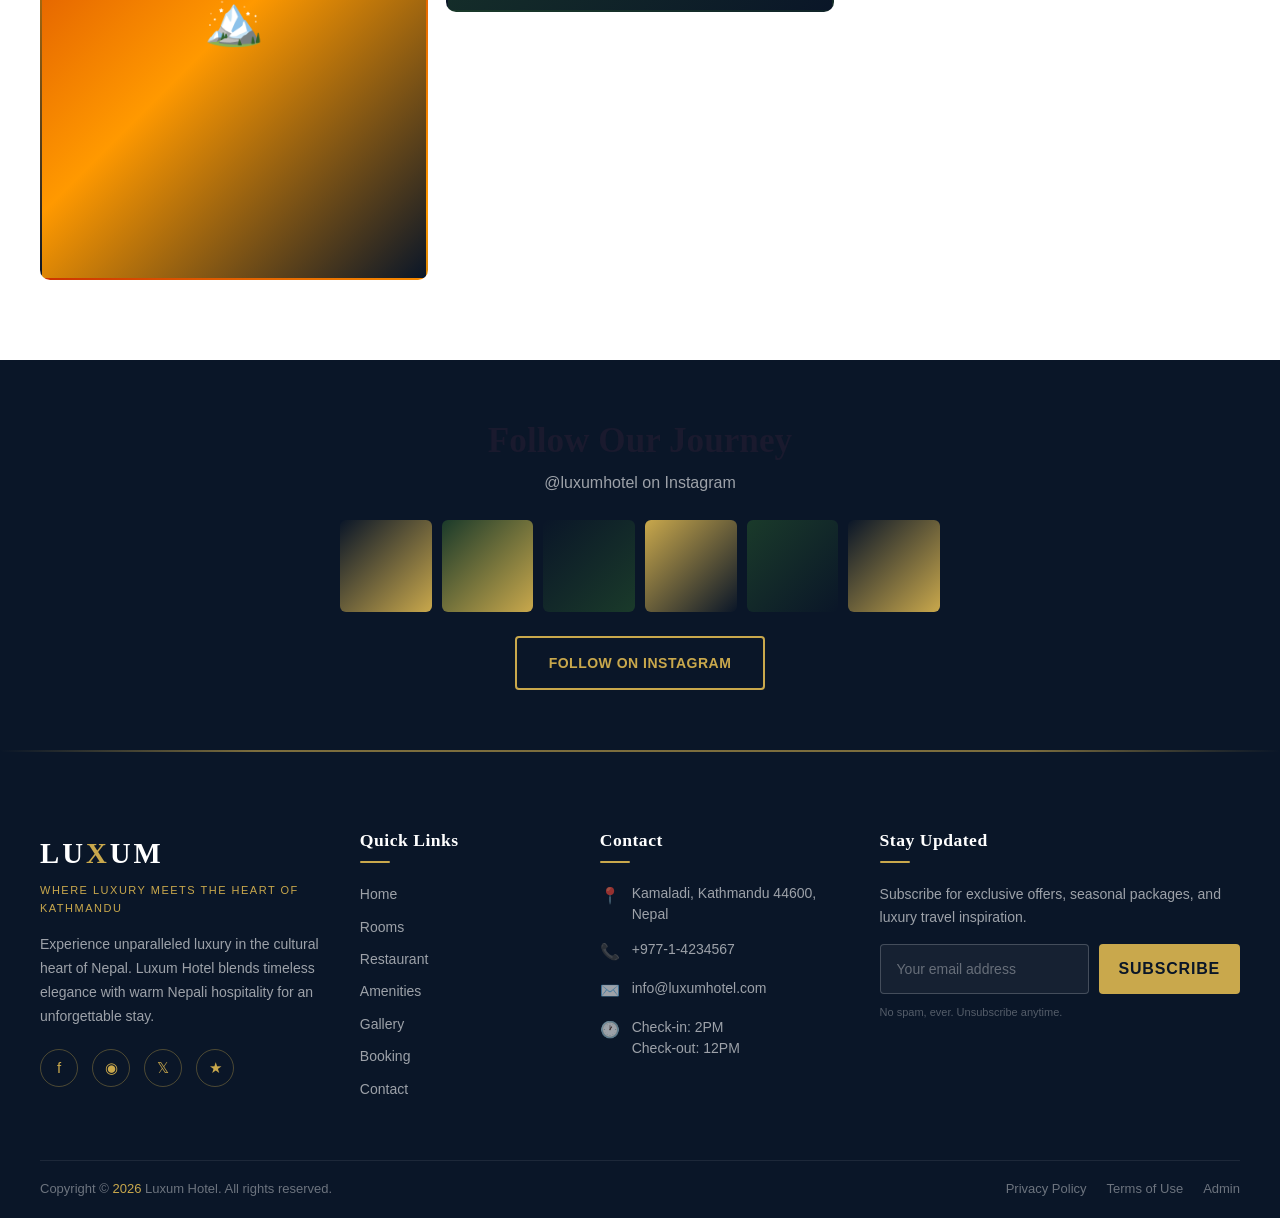
<file: gallery.html>
<!DOCTYPE html>
<html lang="en">
<head>
    <meta charset="UTF-8">
    <meta name="viewport" content="width=device-width, initial-scale=1.0">
    <title>Gallery — Luxum Hotel</title>
    <link rel="stylesheet" href="css/style.css">

    <!-- ========== NAVBAR CSS ========== -->
    <style>
        :root {
            --nav-height: 80px;
            --nav-height-scrolled: 68px;
        }
        .luxum-navbar {
            position: fixed; top: 0; left: 0; width: 100%; z-index: 1000;
            height: var(--nav-height); transition: all 0.4s cubic-bezier(0.4, 0, 0.2, 1);
            background: transparent; padding: 0;
        }
        .luxum-navbar.scrolled {
            height: var(--nav-height-scrolled);
            background: rgba(10, 22, 40, 0.85); backdrop-filter: blur(16px);
            -webkit-backdrop-filter: blur(16px); box-shadow: 0 4px 30px rgba(0, 0, 0, 0.25);
            border-bottom: 1px solid rgba(201, 168, 76, 0.15);
        }
        .luxum-navbar.hidden { transform: translateY(-100%); }
        .nav-inner {
            display: flex; align-items: center; justify-content: space-between;
            height: 100%; max-width: 1200px; margin: 0 auto; padding: 0 20px;
        }
        @media (min-width: 768px) { .nav-inner { padding: 0 30px; } }
        @media (min-width: 1024px) { .nav-inner { padding: 0 40px; } }
        @media (min-width: 1200px) { .nav-inner { padding: 0; } }
        .nav-logo-wrap { position: relative; z-index: 1001; }
        .nav-logo {
            font-family: 'Playfair Display', Georgia, serif; font-size: 1.8rem;
            font-weight: 700; letter-spacing: 3px; color: #ffffff;
            text-decoration: none; transition: color 0.3s ease;
        }
        .nav-logo .gold-x { color: #c9a84c; }
        .nav-tagline {
            font-family: 'Inter', sans-serif; font-size: 10px; font-weight: 400;
            letter-spacing: 1.5px; text-transform: uppercase; color: rgba(255,255,255,0.7);
            margin-top: -2px; white-space: nowrap; transition: opacity 0.3s ease;
        }
        .scrolled .nav-tagline { opacity: 0.8; }
        @media (max-width: 767px) { .nav-tagline { display: none; } .nav-logo { font-size: 1.5rem; letter-spacing: 2px; } }
        .nav-links { display: flex; align-items: center; gap: 28px; }
        .nav-links a {
            font-family: 'Inter', sans-serif; font-size: 13px; font-weight: 500;
            letter-spacing: 0.8px; text-transform: uppercase; color: rgba(255,255,255,0.85);
            text-decoration: none; position: relative; padding: 4px 0;
            transition: color 0.3s ease; white-space: nowrap;
        }
        .nav-links a::after {
            content: ''; position: absolute; bottom: -2px; left: 0; width: 0;
            height: 1.5px; background-color: #c9a84c;
            transition: width 0.35s cubic-bezier(0.4, 0, 0.2, 1);
        }
        .nav-links a:hover, .nav-links a.active { color: #c9a84c; }
        .nav-links a:hover::after, .nav-links a.active::after { width: 100%; }
        .nav-cta {
            font-family: 'Inter', sans-serif; font-size: 12px; font-weight: 600;
            letter-spacing: 1px; text-transform: uppercase; color: #0a1628 !important;
            background-color: #c9a84c; padding: 10px 22px !important; border-radius: 4px;
            transition: all 0.35s cubic-bezier(0.4, 0, 0.2, 1) !important;
            border: 2px solid #c9a84c;
        }
        .nav-cta::after { display: none !important; }
        .nav-cta:hover { background-color: #d4b65f !important; color: #0a1628 !important; box-shadow: 0 6px 20px rgba(201,168,76,0.3); transform: translateY(-1px); }
        @media (max-width: 1023px) { .nav-links { display: none; } }
        .nav-hamburger {
            display: flex; flex-direction: column; justify-content: center;
            align-items: center; width: 40px; height: 40px; cursor: pointer;
            z-index: 1001; background: none; border: none; padding: 4px; gap: 6px;
        }
        .nav-hamburger span {
            display: block; width: 26px; height: 2px; background-color: #ffffff;
            border-radius: 2px; transition: all 0.4s cubic-bezier(0.4, 0, 0.2, 1);
            transform-origin: center;
        }
        .nav-hamburger.active span:nth-child(1) { transform: rotate(45deg) translate(5px, 5px); }
        .nav-hamburger.active span:nth-child(2) { opacity: 0; transform: scaleX(0); }
        .nav-hamburger.active span:nth-child(3) { transform: rotate(-45deg) translate(5px, -5px); }
        @media (min-width: 1024px) { .nav-hamburger { display: none; } }
        .mobile-menu-overlay {
            position: fixed; top: 0; left: 0; width: 100%; height: 100vh;
            background: rgba(10,22,40,0.97); backdrop-filter: blur(20px);
            -webkit-backdrop-filter: blur(20px); z-index: 999;
            display: flex; align-items: center; justify-content: center;
            opacity: 0; visibility: hidden; transition: all 0.45s ease; pointer-events: none;
        }
        .mobile-menu-overlay.open { opacity: 1; visibility: visible; pointer-events: all; }
        .mobile-menu-links { display: flex; flex-direction: column; align-items: center; gap: 28px; text-align: center; }
        .mobile-menu-links a {
            font-family: 'Playfair Display', Georgia, serif; font-size: 2rem;
            font-weight: 600; color: #ffffff; text-decoration: none; letter-spacing: 1px;
            transition: all 0.35s ease; opacity: 0; transform: translateY(20px);
        }
        .mobile-menu-overlay.open .mobile-menu-links a { opacity: 1; transform: translateY(0); }
        .mobile-menu-overlay.open .mobile-menu-links a:nth-child(1) { transition-delay: 0.08s; }
        .mobile-menu-overlay.open .mobile-menu-links a:nth-child(2) { transition-delay: 0.14s; }
        .mobile-menu-overlay.open .mobile-menu-links a:nth-child(3) { transition-delay: 0.20s; }
        .mobile-menu-overlay.open .mobile-menu-links a:nth-child(4) { transition-delay: 0.26s; }
        .mobile-menu-overlay.open .mobile-menu-links a:nth-child(5) { transition-delay: 0.32s; }
        .mobile-menu-overlay.open .mobile-menu-links a:nth-child(6) { transition-delay: 0.38s; }
        .mobile-menu-overlay.open .mobile-menu-links a:nth-child(7) { transition-delay: 0.44s; }
        .mobile-menu-links a:hover { color: #c9a84c; }
        .mobile-menu-cta {
            margin-top: 8px; font-family: 'Inter', sans-serif !important;
            font-size: 1rem !important; font-weight: 600 !important;
            text-transform: uppercase; letter-spacing: 2px !important;
            color: #0a1628 !important; background-color: #c9a84c;
            padding: 14px 36px !important; border-radius: 4px;
        }
        .mobile-menu-cta:hover { background-color: #d4b65f !important; color: #0a1628 !important; }
        @media (min-width: 1024px) { .mobile-menu-overlay { display: none; } }
    </style>

    <!-- ========== FOOTER CSS ========== -->
    <style>
        .luxum-footer { background-color: #0a1628; color: rgba(255,255,255,0.8); font-family: 'Inter', sans-serif; position: relative; overflow: hidden; }
        .luxum-footer::before { content: ''; position: absolute; top: 0; left: 0; width: 100%; height: 2px; background: linear-gradient(90deg, transparent 0%, #c9a84c 20%, #c9a84c 80%, transparent 100%); opacity: 0.6; }
        .footer-grid { display: grid; grid-template-columns: 1fr; gap: 40px; max-width: 1200px; margin: 0 auto; padding: 60px 20px 40px; }
        @media (min-width: 768px) { .footer-grid { grid-template-columns: 1fr 1fr; padding: 70px 30px 50px; } }
        @media (min-width: 1024px) { .footer-grid { grid-template-columns: 1.4fr 1fr 1.2fr 1.3fr; padding: 80px 40px 60px; } }
        @media (min-width: 1200px) { .footer-grid { padding: 80px 0 60px; } }
        .footer-brand .footer-logo { font-family: 'Playfair Display', Georgia, serif; font-size: 1.8rem; font-weight: 700; letter-spacing: 3px; color: #ffffff; margin-bottom: 6px; display: inline-block; }
        .footer-brand .footer-logo .gold-x { color: #c9a84c; }
        .footer-brand .footer-tagline { font-size: 11px; font-weight: 400; letter-spacing: 1.5px; text-transform: uppercase; color: #c9a84c; margin-bottom: 16px; }
        .footer-brand .footer-desc { font-size: 14px; line-height: 1.7; color: rgba(255,255,255,0.6); margin-bottom: 20px; max-width: 280px; }
        .footer-socials { display: flex; gap: 14px; }
        .footer-socials a { display: flex; align-items: center; justify-content: center; width: 38px; height: 38px; border-radius: 50%; border: 1px solid rgba(201,168,76,0.35); color: #c9a84c; transition: all 0.35s ease; font-size: 15px; text-decoration: none; }
        .footer-socials a:hover { background-color: #c9a84c; color: #0a1628; border-color: #c9a84c; transform: translateY(-3px); box-shadow: 0 6px 18px rgba(201,168,76,0.25); }
        .footer-heading { font-family: 'Playfair Display', Georgia, serif; font-size: 1.1rem; font-weight: 600; color: #ffffff; margin-bottom: 20px; letter-spacing: 0.5px; position: relative; padding-bottom: 12px; }
        .footer-heading::after { content: ''; position: absolute; bottom: 0; left: 0; width: 30px; height: 2px; background-color: #c9a84c; border-radius: 1px; }
        .footer-links { display: flex; flex-direction: column; gap: 10px; }
        .footer-links a { font-size: 14px; color: rgba(255,255,255,0.6); text-decoration: none; transition: all 0.3s ease; padding-left: 0; position: relative; }
        .footer-links a::before { content: '›'; position: absolute; left: -14px; opacity: 0; color: #c9a84c; transition: all 0.3s ease; }
        .footer-links a:hover { color: #c9a84c; padding-left: 10px; }
        .footer-links a:hover::before { opacity: 1; left: -8px; }
        .footer-contact-item { display: flex; gap: 12px; margin-bottom: 14px; font-size: 14px; color: rgba(255,255,255,0.6); line-height: 1.5; align-items: flex-start; }
        .footer-contact-item .contact-icon { flex-shrink: 0; font-size: 16px; margin-top: 1px; }
        .footer-contact-item a { color: rgba(255,255,255,0.6); text-decoration: none; transition: color 0.3s ease; }
        .footer-contact-item a:hover { color: #c9a84c; }
        .newsletter-text { font-size: 14px; color: rgba(255,255,255,0.6); margin-bottom: 16px; line-height: 1.6; }
        .newsletter-form { display: flex; flex-direction: column; gap: 10px; }
        @media (min-width: 400px) { .newsletter-form { flex-direction: row; } }
        .newsletter-form input { flex: 1; padding: 12px 16px; border-radius: 4px; border: 1px solid rgba(255,255,255,0.2); background: rgba(255,255,255,0.05); color: #fff; font-size: 14px; outline: none; transition: all 0.3s ease; min-width: 0; }
        .newsletter-form input::placeholder { color: rgba(255,255,255,0.35); }
        .newsletter-form input:focus { border-color: #c9a84c; background: rgba(255,255,255,0.08); box-shadow: 0 0 0 3px rgba(201,168,76,0.08); }
        .newsletter-form button { padding: 12px 20px; background-color: #c9a84c; color: #0a1628; border: none; border-radius: 4px; font-weight: 600; letter-spacing: 0.8px; text-transform: uppercase; cursor: pointer; transition: all 0.35s ease; white-space: nowrap; }
        .newsletter-form button:hover { background-color: #d4b65f; box-shadow: 0 4px 16px rgba(201,168,76,0.3); }
        .newsletter-spam-note { font-size: 11px; color: rgba(255,255,255,0.3); margin-top: 10px; }
        .footer-bottom { border-top: 1px solid rgba(255,255,255,0.08); padding: 18px 20px; max-width: 1200px; margin: 0 auto; display: flex; flex-direction: column; align-items: center; gap: 8px; font-size: 13px; color: rgba(255,255,255,0.4); }
        @media (min-width: 768px) { .footer-bottom { flex-direction: row; justify-content: space-between; padding: 18px 30px; } }
        @media (min-width: 1024px) { .footer-bottom { padding: 18px 40px; } }
        @media (min-width: 1200px) { .footer-bottom { padding: 18px 0; } }
        .footer-bottom-links { display: flex; gap: 20px; }
        .footer-bottom-links a { color: rgba(255,255,255,0.4); text-decoration: none; transition: color 0.3s ease; }
        .footer-bottom-links a:hover { color: #c9a84c; }
        .footer-bottom .copyright span { color: #c9a84c; }
        @media (max-width: 767px) {
            .footer-grid { text-align: center; } .footer-brand .footer-desc { margin-left: auto; margin-right: auto; }
            .footer-socials { justify-content: center; } .footer-heading::after { left: 50%; transform: translateX(-50%); }
            .footer-links a { padding-left: 0; } .footer-links a::before { display: none; }
            .footer-links a:hover { padding-left: 0; } .footer-contact-item { justify-content: center; }
            .footer-bottom { text-align: center; }
        }
    </style>
    <!-- ========== PAGE SPECIFIC STYLES ========== -->
    <style>
        .gallery-hero {
            height: 50vh; min-height: 350px;
            background: linear-gradient(135deg, #0a1628 0%, #0f2440 40%, #c9a84c 100%);
            display: flex; align-items: center; justify-content: center;
            text-align: center; position: relative; overflow: hidden;
        }
        .gallery-hero-content { position: relative; z-index: 1; max-width: 700px; padding: 0 20px; animation: slideUpHero 0.8s ease forwards; }
        @keyframes slideUpHero { from { opacity: 0; transform: translateY(40px); } to { opacity: 1; transform: translateY(0); } }
        .breadcrumb { font-size: 13px; color: rgba(255,255,255,0.5); letter-spacing: 1px; text-transform: uppercase; margin-bottom: 16px; }
        .breadcrumb a { color: #c9a84c; text-decoration: none; }
        .hero-label { display: inline-block; background: rgba(201,168,76,0.15); border: 1px solid rgba(201,168,76,0.4); color: #c9a84c; padding: 6px 16px; border-radius: 50px; font-size: 11px; font-weight: 600; letter-spacing: 2px; text-transform: uppercase; margin-bottom: 16px; }
        .gallery-hero-content h1 { font-family: 'Playfair Display', Georgia, serif; font-size: 2.5rem; color: #fff; margin-bottom: 12px; }
        .gallery-hero-content p { color: rgba(255,255,255,0.7); font-size: 1rem; line-height: 1.6; }
        @media (min-width: 768px) { .gallery-hero-content h1 { font-size: 3.2rem; } }

        /* Filter Bar */
        .filter-bar {
            position: sticky; top: var(--nav-height-scrolled, 68px); z-index: 98;
            background: #ffffff; border-bottom: 1px solid #e9ecef;
            box-shadow: 0 2px 12px rgba(0,0,0,0.04); transition: top 0.4s ease;
        }
        .filter-inner {
            max-width: 1200px; margin: 0 auto; padding: 12px 20px;
            display: flex; flex-wrap: wrap; gap: 8px; align-items: center;
        }
        @media (min-width: 768px) { .filter-inner { padding: 12px 30px; } }
        @media (min-width: 1024px) { .filter-inner { padding: 12px 40px; } }
        @media (min-width: 1200px) { .filter-inner { padding: 12px 0; } }
        .filter-group {
            display: flex; flex-wrap: wrap; gap: 6px; flex: 1;
            overflow-x: auto; scrollbar-width: none; -ms-overflow-style: none;
        }
        .filter-group::-webkit-scrollbar { display: none; }
        .filter-btn {
            padding: 7px 14px; border: 1px solid #dee2e6; background: #fff;
            border-radius: 50px; font-size: 12px; font-weight: 500; cursor: pointer;
            white-space: nowrap; transition: all 0.3s ease; color: #1a1a2e;
            font-family: 'Inter', sans-serif;
        }
        .filter-btn:hover { border-color: #c9a84c; color: #c9a84c; }
        .filter-btn.active { background: #c9a84c; color: #0a1628; border-color: #c9a84c; font-weight: 600; }
        .filter-count { font-size: 12px; color: #6c757d; white-space: nowrap; margin-left: auto; }
        .filter-count span { font-weight: 700; color: #c9a84c; }

        /* Gallery Grid */
        .gallery-section { padding: 30px 20px 60px; max-width: 1200px; margin: 0 auto; }
        @media (min-width: 768px) { .gallery-section { padding: 40px 30px 80px; } }
        @media (min-width: 1024px) { .gallery-section { padding: 40px 40px 80px; } }
        @media (min-width: 1200px) { .gallery-section { padding: 40px 0 80px; } }
        .gallery-grid {
            display: grid;
            grid-template-columns: 1fr;
            grid-auto-rows: 220px;
            gap: 14px;
        }
        @media (min-width: 600px) {
            .gallery-grid { grid-template-columns: repeat(2, 1fr); grid-auto-rows: 240px; gap: 16px; }
        }
        @media (min-width: 1024px) {
            .gallery-grid { grid-template-columns: repeat(3, 1fr); grid-auto-rows: 250px; gap: 18px; }
        }
        .gallery-item {
            border-radius: 10px; position: relative; overflow: hidden; cursor: pointer;
            transition: all 0.35s cubic-bezier(0.4,0,0.2,1); display: flex;
            align-items: center; justify-content: center; border: 2px solid transparent;
        }
        .gallery-item:hover { transform: scale(1.025); border-color: #c9a84c; box-shadow: 0 12px 30px rgba(0,0,0,0.2); }
        .gallery-item.large { grid-row: span 2; }
        @media (max-width: 599px) { .gallery-item.large { grid-row: span 1; } }
        .gallery-item-icon { font-size: 3rem; position: relative; z-index: 1; transition: all 0.35s ease; }
        .gallery-item:hover .gallery-item-icon { transform: scale(1.2); opacity: 0.5; }
        .gallery-overlay {
            position: absolute; inset: 0; background: rgba(10,22,40,0.7);
            display: flex; flex-direction: column; align-items: center; justify-content: center;
            opacity: 0; transition: opacity 0.35s ease; z-index: 2; padding: 16px; text-align: center;
        }
        .gallery-item:hover .gallery-overlay { opacity: 1; }
        .gallery-overlay .caption { color: #fff; font-family: 'Playfair Display', Georgia, serif; font-size: 1rem; margin-bottom: 6px; }
        .gallery-overlay .tag { background: #c9a84c; color: #0a1628; padding: 3px 10px; border-radius: 50px; font-size: 10px; font-weight: 700; letter-spacing: 1px; }
        .gallery-overlay .view-icon { font-size: 1.8rem; color: #c9a84c; margin-top: 8px; }

        /* Lightbox */
        .lightbox-overlay {
            position: fixed; top: 0; left: 0; width: 100%; height: 100%;
            background: rgba(10,22,40,0.95); backdrop-filter: blur(10px);
            z-index: 3000; display: flex; align-items: center; justify-content: center;
            opacity: 0; visibility: hidden; transition: all 0.4s ease;
        }
        .lightbox-overlay.open { opacity: 1; visibility: visible; }
        .lightbox-content {
            max-width: 800px; width: 90%; text-align: center;
            transform: translateY(20px); transition: transform 0.4s ease;
        }
        .lightbox-overlay.open .lightbox-content { transform: translateY(0); }
        .lightbox-image {
            width: 100%; height: 350px; border-radius: 12px; display: flex;
            align-items: center; justify-content: center; position: relative;
            border: 2px solid rgba(201,168,76,0.4);
        }
        @media (min-width: 600px) { .lightbox-image { height: 450px; } }
        @media (min-width: 1024px) { .lightbox-image { height: 500px; } }
        .lightbox-image .lb-icon { font-size: 5rem; }
        .lightbox-caption { color: #fff; font-family: 'Playfair Display', Georgia, serif; font-size: 1.3rem; margin-top: 16px; }
        .lightbox-tag { display: inline-block; background: #c9a84c; color: #0a1628; padding: 4px 14px; border-radius: 50px; font-size: 11px; font-weight: 700; letter-spacing: 1px; margin-top: 8px; }
        .lightbox-counter { color: rgba(255,255,255,0.5); font-size: 13px; margin-top: 10px; }
        .lightbox-close {
            position: absolute; top: 20px; right: 24px; font-size: 2rem;
            color: #fff; cursor: pointer; z-index: 3001; transition: color 0.3s ease;
            background: none; border: none; font-family: 'Inter', sans-serif; line-height: 1;
        }
        .lightbox-close:hover { color: #c9a84c; }
        .lightbox-nav {
            position: absolute; top: 50%; transform: translateY(-50%);
            font-size: 2rem; color: #fff; cursor: pointer; z-index: 3001;
            background: rgba(0,0,0,0.4); border: none; width: 44px; height: 60px;
            display: flex; align-items: center; justify-content: center;
            transition: all 0.3s ease; border-radius: 4px;
        }
        .lightbox-nav:hover { background: rgba(201,168,76,0.6); color: #0a1628; }
        .lightbox-prev { left: 16px; }
        .lightbox-next { right: 16px; }
        @media (max-width: 600px) {
            .lightbox-nav { width: 36px; height: 48px; font-size: 1.5rem; }
            .lightbox-prev { left: 8px; } .lightbox-next { right: 8px; }
        }

        body.no-scroll { overflow: hidden; }

        /* Instagram Section */
        .instagram-section { background: #0a1628; padding: 60px 20px; text-align: center; color: #fff; }
        .instagram-section h2 { font-family: 'Playfair Display', Georgia, serif; font-size: 1.8rem; margin-bottom: 8px; }
        .instagram-section p { color: rgba(255,255,255,0.6); margin-bottom: 24px; }
        .instagram-grid { display: grid; grid-template-columns: repeat(3, 1fr); gap: 10px; max-width: 500px; margin: 0 auto 24px; }
        @media (min-width: 480px) { .instagram-grid { grid-template-columns: repeat(6, 1fr); max-width: 600px; } }
        .instagram-tile { aspect-ratio: 1; border-radius: 6px; transition: all 0.3s ease; cursor: pointer; }
        .instagram-tile:hover { transform: scale(1.05); box-shadow: 0 4px 16px rgba(201,168,76,0.3); }
        @media (min-width: 768px) { .instagram-section h2 { font-size: 2.2rem; } }

        /* Fade animation for filtering */
        .gallery-item { transition: opacity 0.4s ease, transform 0.4s ease; }
        .gallery-item.hidden-card { opacity: 0; transform: scale(0.9); pointer-events: none; position: absolute; visibility: hidden; }
    </style>
</head>
<body>
    <!-- ========== NAVBAR ========== -->
    <nav class="luxum-navbar scrolled" id="luxumNavbar">
        <div class="nav-inner">
            <div class="nav-logo-wrap">
                <a href="index.html" class="nav-logo">LU<span class="gold-x">X</span>UM</a>
                <p class="nav-tagline">Where Luxury Meets the Heart of Kathmandu</p>
            </div>
            <div class="nav-links">
                <a href="index.html">Home</a><a href="rooms.html">Rooms</a>
                <a href="restaurant.html">Restaurant</a><a href="amenities.html">Amenities</a>
                <a href="gallery.html" class="active">Gallery</a>
                <a href="#contact">Contact</a>
                <a href="booking.html" class="nav-cta">Book Now</a>
            </div>
            <button class="nav-hamburger" id="navHamburger" aria-label="Toggle menu">
                <span></span><span></span><span></span>
            </button>
        </div>
    </nav>
    <div class="mobile-menu-overlay" id="mobileMenuOverlay">
        <div class="mobile-menu-links">
            <a href="index.html">Home</a><a href="rooms.html">Rooms</a>
            <a href="restaurant.html">Restaurant</a><a href="amenities.html">Amenities</a>
            <a href="gallery.html">Gallery</a><a href="#contact">Contact</a>
            <a href="booking.html" class="mobile-menu-cta">Book Now</a>
        </div>
    </div>

    <!-- ========== HERO ========== -->
    <section class="gallery-hero">
        <div class="gallery-hero-content">
            <div class="breadcrumb"><a href="index.html">Home</a> › Gallery</div>
            <div class="hero-label">Visual Journey</div>
            <h1>Hotel Gallery</h1>
            <p>Explore the beauty and elegance of Luxum Hotel through our curated collection</p>
            <hr style="width:60px; height:3px; background:#c9a84c; border:none; margin:20px auto; border-radius:2px;">
        </div>
    </section>

    <!-- ========== FILTER BAR ========== -->
    <div class="filter-bar" id="filterBar">
        <div class="filter-inner">
            <div class="filter-group" id="filterGroup">
                <button class="filter-btn active" data-filter="all">All Photos</button>
                <button class="filter-btn" data-filter="rooms">Rooms & Suites</button>
                <button class="filter-btn" data-filter="restaurant">Restaurant & Dining</button>
                <button class="filter-btn" data-filter="pool">Pool & Spa</button>
                <button class="filter-btn" data-filter="events">Events & Banquet</button>
                <button class="filter-btn" data-filter="exterior">Hotel Exterior</button>
                <button class="filter-btn" data-filter="views">Kathmandu Views</button>
            </div>
            <div class="filter-count">Showing <span id="photoCount">24</span> photos</div>
        </div>
    </div>

    <!-- ========== GALLERY GRID ========== -->
    <div class="gallery-section">
        <div class="gallery-grid" id="galleryGrid">

            <!-- ROOMS & SUITES (6) -->
            <div class="gallery-item large" data-category="rooms" data-index="0" style="background:linear-gradient(135deg, #1a1a2e 0%, #c9a84c 100%);">
                <span class="gallery-item-icon">🛏️</span>
                <div class="gallery-overlay"><p class="caption">Presidential Suite — Bedroom</p><span class="tag">Presidential Suite</span><span class="view-icon">🔍</span></div>
            </div>
            <div class="gallery-item" data-category="rooms" data-index="1" style="background:linear-gradient(135deg, #0a1628 0%, #1a3a2a 100%);">
                <span class="gallery-item-icon">🛏️</span>
                <div class="gallery-overlay"><p class="caption">Junior Suite — Living Area</p><span class="view-icon">🔍</span></div>
            </div>
            <div class="gallery-item" data-category="rooms" data-index="2" style="background:linear-gradient(135deg, #2c1810 0%, #c9a84c 100%);">
                <span class="gallery-item-icon">🛏️</span>
                <div class="gallery-overlay"><p class="caption">Executive Suite — Private Balcony</p><span class="view-icon">🔍</span></div>
            </div>
            <div class="gallery-item" data-category="rooms" data-index="3" style="background:linear-gradient(135deg, #0d2137 0%, #1a3a2a 100%);">
                <span class="gallery-item-icon">🛏️</span>
                <div class="gallery-overlay"><p class="caption">Deluxe Room — Interior</p><span class="view-icon">🔍</span></div>
            </div>
            <div class="gallery-item" data-category="rooms" data-index="4" style="background:linear-gradient(135deg, #1a2a1a 0%, #c9a84c 50%, #0a1628 100%);">
                <span class="gallery-item-icon">🛏️</span>
                <div class="gallery-overlay"><p class="caption">Superior Room — Luxury Bathroom</p><span class="view-icon">🔍</span></div>
            </div>
            <div class="gallery-item" data-category="rooms" data-index="5" style="background:linear-gradient(135deg, #0a1628 0%, #2c3e50 100%);">
                <span class="gallery-item-icon">🛏️</span>
                <div class="gallery-overlay"><p class="caption">Standard Room — City View</p><span class="view-icon">🔍</span></div>
            </div>

            <!-- RESTAURANT & DINING (5) -->
            <div class="gallery-item large" data-category="restaurant" data-index="6" style="background:linear-gradient(135deg, #000000 0%, #1a3a2a 50%, #c9a84c 100%);">
                <span class="gallery-item-icon">🍽️</span>
                <div class="gallery-overlay"><p class="caption">Restaurant Luxum — Rooftop Dinner</p><span class="tag">Rooftop</span><span class="view-icon">🔍</span></div>
            </div>
            <div class="gallery-item" data-category="restaurant" data-index="7" style="background:linear-gradient(135deg, #0a1628 0%, #2c1810 100%);">
                <span class="gallery-item-icon">🍽️</span>
                <div class="gallery-overlay"><p class="caption">Restaurant Luxum — Indoor Elegance</p><span class="view-icon">🔍</span></div>
            </div>
            <div class="gallery-item" data-category="restaurant" data-index="8" style="background:linear-gradient(135deg, #1a0a00 0%, #c9a84c 100%);">
                <span class="gallery-item-icon">🍽️</span>
                <div class="gallery-overlay"><p class="caption">Himalayan Lamb Rack — Chef's Special</p><span class="view-icon">🔍</span></div>
            </div>
            <div class="gallery-item" data-category="restaurant" data-index="9" style="background:linear-gradient(135deg, #0d0d1a 0%, #1a3a2a 100%);">
                <span class="gallery-item-icon">🍽️</span>
                <div class="gallery-overlay"><p class="caption">Bar & Lounge — Premium Spirits</p><span class="view-icon">🔍</span></div>
            </div>
            <div class="gallery-item" data-category="restaurant" data-index="10" style="background:linear-gradient(135deg, #1a1000 0%, #c9a84c 70%, #0a1628 100%);">
                <span class="gallery-item-icon">🍽️</span>
                <div class="gallery-overlay"><p class="caption">Sunday Brunch — International Buffet</p><span class="view-icon">🔍</span></div>
            </div>

            <!-- POOL & SPA (4) -->
            <div class="gallery-item large" data-category="pool" data-index="11" style="background:linear-gradient(135deg, #001a33 0%, #0066cc 50%, #c9a84c 100%);">
                <span class="gallery-item-icon">🏊</span>
                <div class="gallery-overlay"><p class="caption">Infinity Pool — City Panorama</p><span class="tag">Rooftop</span><span class="view-icon">🔍</span></div>
            </div>
            <div class="gallery-item" data-category="pool" data-index="12" style="background:linear-gradient(135deg, #cc6600 0%, #001a33 100%);">
                <span class="gallery-item-icon">🏊</span>
                <div class="gallery-overlay"><p class="caption">Rooftop Pool — Sunset Views</p><span class="view-icon">🔍</span></div>
            </div>
            <div class="gallery-item" data-category="pool" data-index="13" style="background:linear-gradient(135deg, #1a0a0a 0%, #1a3a2a 100%);">
                <span class="gallery-item-icon">🏊</span>
                <div class="gallery-overlay"><p class="caption">Spa & Massage — Treatment Suite</p><span class="view-icon">🔍</span></div>
            </div>
            <div class="gallery-item" data-category="pool" data-index="14" style="background:linear-gradient(135deg, #0a1a0a 0%, #c9a84c 100%);">
                <span class="gallery-item-icon">🏊</span>
                <div class="gallery-overlay"><p class="caption">Yoga Room — Morning Session</p><span class="view-icon">🔍</span></div>
            </div>

            <!-- EVENTS & BANQUET (4) -->
            <div class="gallery-item large" data-category="events" data-index="15" style="background:linear-gradient(135deg, #0a1628 0%, #c9a84c 50%, #1a3a2a 100%);">
                <span class="gallery-item-icon">🎉</span>
                <div class="gallery-overlay"><p class="caption">Grand Banquet Hall — Wedding Setup</p><span class="tag">Capacity 200</span><span class="view-icon">🔍</span></div>
            </div>
            <div class="gallery-item" data-category="events" data-index="16" style="background:linear-gradient(135deg, #1a1a2e 0%, #0a1628 100%);">
                <span class="gallery-item-icon">🎉</span>
                <div class="gallery-overlay"><p class="caption">Conference Room — Business Event</p><span class="view-icon">🔍</span></div>
            </div>
            <div class="gallery-item" data-category="events" data-index="17" style="background:linear-gradient(135deg, #1a0a00 0%, #c9a84c 100%);">
                <span class="gallery-item-icon">🎉</span>
                <div class="gallery-overlay"><p class="caption">Private Dining — Corporate Dinner</p><span class="view-icon">🔍</span></div>
            </div>
            <div class="gallery-item" data-category="events" data-index="18" style="background:linear-gradient(135deg, #000000 0%, #1a3a2a 100%);">
                <span class="gallery-item-icon">🎉</span>
                <div class="gallery-overlay"><p class="caption">Rooftop Terrace — Private Event</p><span class="view-icon">🔍</span></div>
            </div>

            <!-- HOTEL EXTERIOR (3) -->
            <div class="gallery-item large" data-category="exterior" data-index="19" style="background:linear-gradient(135deg, #0a1628 0%, #1a3a2a 30%, #c9a84c 100%);">
                <span class="gallery-item-icon">🏨</span>
                <div class="gallery-overlay"><p class="caption">Luxum Hotel — Kamaladi, Kathmandu</p><span class="tag">5 Star</span><span class="view-icon">🔍</span></div>
            </div>
            <div class="gallery-item" data-category="exterior" data-index="20" style="background:linear-gradient(135deg, #1a1000 0%, #c9a84c 100%);">
                <span class="gallery-item-icon">🏨</span>
                <div class="gallery-overlay"><p class="caption">Grand Lobby — Welcome to Luxum</p><span class="view-icon">🔍</span></div>
            </div>
            <div class="gallery-item" data-category="exterior" data-index="21" style="background:linear-gradient(135deg, #000000 0%, #0a1628 100%);">
                <span class="gallery-item-icon">🏨</span>
                <div class="gallery-overlay"><p class="caption">Luxum Hotel — Night Illumination</p><span class="view-icon">🔍</span></div>
            </div>

            <!-- KATHMANDU VIEWS (2) -->
            <div class="gallery-item large" data-category="views" data-index="22" style="background:linear-gradient(135deg, #cc3300 0%, #ff9900 50%, #0a1628 100%);">
                <span class="gallery-item-icon">🏔️</span>
                <div class="gallery-overlay"><p class="caption">Himalayan Sunrise — View from Luxum</p><span class="tag">Exclusive View</span><span class="view-icon">🔍</span></div>
            </div>
            <div class="gallery-item" data-category="views" data-index="23" style="background:linear-gradient(135deg, #1a3a2a 0%, #0a1628 100%);">
                <span class="gallery-item-icon">🏔️</span>
                <div class="gallery-overlay"><p class="caption">Kathmandu Valley — City Panorama</p><span class="view-icon">🔍</span></div>
            </div>
        </div>
    </div>

    <!-- ========== INSTAGRAM SECTION ========== -->
    <section class="instagram-section">
        <div class="container">
            <h2>Follow Our Journey</h2>
            <p>@luxumhotel on Instagram</p>
            <div class="instagram-grid">
                <div class="instagram-tile" style="background:linear-gradient(135deg, #0a1628, #c9a84c);"></div>
                <div class="instagram-tile" style="background:linear-gradient(135deg, #1a3a2a, #c9a84c);"></div>
                <div class="instagram-tile" style="background:linear-gradient(135deg, #0a1628, #1a3a2a);"></div>
                <div class="instagram-tile" style="background:linear-gradient(135deg, #c9a84c, #0a1628);"></div>
                <div class="instagram-tile" style="background:linear-gradient(135deg, #1a3a2a, #0a1628);"></div>
                <div class="instagram-tile" style="background:linear-gradient(135deg, #0a1628, #c9a84c);"></div>
            </div>
            <a href="#" class="btn-secondary" style="color:#c9a84c; border-color:#c9a84c;">Follow on Instagram</a>
        </div>
    </section>

    <!-- ========== FOOTER ========== -->
    <footer class="luxum-footer">
        <div class="footer-grid">
            <div class="footer-brand">
                <div class="footer-logo">LU<span class="gold-x">X</span>UM</div>
                <p class="footer-tagline">Where Luxury Meets the Heart of Kathmandu</p>
                <p class="footer-desc">Experience unparalleled luxury in the cultural heart of Nepal. Luxum Hotel blends timeless elegance with warm Nepali hospitality for an unforgettable stay.</p>
                <div class="footer-socials">
                    <a href="#" aria-label="Facebook">f</a><a href="#" aria-label="Instagram">◉</a>
                    <a href="#" aria-label="Twitter">𝕏</a><a href="#" aria-label="TripAdvisor">★</a>
                </div>
            </div>
            <div>
                <h4 class="footer-heading">Quick Links</h4>
                <div class="footer-links">
                    <a href="index.html">Home</a><a href="rooms.html">Rooms</a>
                    <a href="restaurant.html">Restaurant</a><a href="amenities.html">Amenities</a>
                    <a href="gallery.html">Gallery</a><a href="booking.html">Booking</a><a href="#contact">Contact</a>
                </div>
            </div>
            <div>
                <h4 class="footer-heading">Contact</h4>
                <div class="footer-contact-item"><span class="contact-icon">📍</span><span>Kamaladi, Kathmandu 44600, Nepal</span></div>
                <div class="footer-contact-item"><span class="contact-icon">📞</span><a href="tel:+97714234567">+977-1-4234567</a></div>
                <div class="footer-contact-item"><span class="contact-icon">✉️</span><a href="mailto:info@luxumhotel.com">info@luxumhotel.com</a></div>
                <div class="footer-contact-item"><span class="contact-icon">🕐</span><span>Check-in: 2PM<br>Check-out: 12PM</span></div>
            </div>
            <div>
                <h4 class="footer-heading">Stay Updated</h4>
                <p class="newsletter-text">Subscribe for exclusive offers, seasonal packages, and luxury travel inspiration.</p>
                <form class="newsletter-form" onsubmit="event.preventDefault(); alert('Thank you for subscribing!');">
                    <input type="email" placeholder="Your email address" required>
                    <button type="submit">Subscribe</button>
                </form>
                <p class="newsletter-spam-note">No spam, ever. Unsubscribe anytime.</p>
            </div>
        </div>
        <div class="footer-bottom">
            <div class="copyright">Copyright &copy; <span>2026</span> Luxum Hotel. All rights reserved.</div>
            <div class="footer-bottom-links"><a href="#">Privacy Policy</a><a href="#">Terms of Use</a><a href="#">Admin</a></div>
        </div>
    </footer>
    <!-- ========== LIGHTBOX ========== -->
    <div class="lightbox-overlay" id="lightboxOverlay">
        <button class="lightbox-close" id="lightboxClose">&times;</button>
        <button class="lightbox-nav lightbox-prev" id="lightboxPrev">‹</button>
        <button class="lightbox-nav lightbox-next" id="lightboxNext">›</button>
        <div class="lightbox-content" id="lightboxContent">
            <div class="lightbox-image" id="lightboxImage"><span class="lb-icon"></span></div>
            <p class="lightbox-caption" id="lightboxCaption"></p>
            <span class="lightbox-tag" id="lightboxTag" style="display:none;"></span>
            <p class="lightbox-counter" id="lightboxCounter"></p>
        </div>
    </div>

    <!-- ========== SCRIPTS ========== -->
    <script src="js/supabase-config.js"></script>
    <script>
        // ========== NAVBAR JS ==========
        (function() {
            const navbar = document.getElementById('luxumNavbar');
            const hamburger = document.getElementById('navHamburger');
            const mobileMenu = document.getElementById('mobileMenuOverlay');
            const mobileLinks = mobileMenu.querySelectorAll('a');
            let lastScrollY = window.scrollY;
            let ticking = false;
            function updateNavOnScroll() {
                const currentScrollY = window.scrollY;
                if (currentScrollY > 50) { navbar.classList.add('scrolled'); } else { navbar.classList.remove('scrolled'); }
                if (!mobileMenu.classList.contains('open')) {
                    if (currentScrollY > lastScrollY && currentScrollY > 300) { navbar.classList.add('hidden'); }
                    else { navbar.classList.remove('hidden'); }
                }
                lastScrollY = currentScrollY; ticking = false;
            }
            window.addEventListener('scroll', () => { if (!ticking) { requestAnimationFrame(updateNavOnScroll); ticking = true; } });
            function openMenu() { mobileMenu.classList.add('open'); hamburger.classList.add('active'); document.body.style.overflow = 'hidden'; }
            function closeMenu() { mobileMenu.classList.remove('open'); hamburger.classList.remove('active'); document.body.style.overflow = ''; }
            hamburger.addEventListener('click', () => { mobileMenu.classList.contains('open') ? closeMenu() : openMenu(); });
            mobileLinks.forEach(link => link.addEventListener('click', closeMenu));
        })();

        // ========== FILTERING ==========
        const filterButtons = document.querySelectorAll('#filterGroup .filter-btn');
        const galleryItems = document.querySelectorAll('#galleryGrid .gallery-item');
        const photoCountSpan = document.getElementById('photoCount');
        let currentFilter = 'all';
        const visibleItems = new Set(galleryItems); // track visible items for lightbox

        function updateVisibleSet() {
            visibleItems.clear();
            galleryItems.forEach(item => {
                if (item.style.display !== 'none' && !item.classList.contains('hidden-card')) {
                    visibleItems.add(item);
                }
            });
        }

        filterButtons.forEach(btn => {
            btn.addEventListener('click', () => {
                filterButtons.forEach(b => b.classList.remove('active'));
                btn.classList.add('active');
                currentFilter = btn.getAttribute('data-filter');

                let count = 0;
                galleryItems.forEach(item => {
                    const category = item.getAttribute('data-category');
                    if (currentFilter === 'all' || category === currentFilter) {
                        item.classList.remove('hidden-card');
                        item.style.display = '';
                        count++;
                    } else {
                        item.classList.add('hidden-card');
                        setTimeout(() => { if (item.classList.contains('hidden-card')) item.style.display = 'none'; }, 400);
                    }
                });
                photoCountSpan.textContent = count;
                updateVisibleSet();
            });
        });
        updateVisibleSet();

        // ========== LIGHTBOX ==========
        const lightboxOverlay = document.getElementById('lightboxOverlay');
        const lightboxImage = document.getElementById('lightboxImage');
        const lightboxCaption = document.getElementById('lightboxCaption');
        const lightboxTag = document.getElementById('lightboxTag');
        const lightboxCounter = document.getElementById('lightboxCounter');
        const lightboxClose = document.getElementById('lightboxClose');
        const lightboxPrev = document.getElementById('lightboxPrev');
        const lightboxNext = document.getElementById('lightboxNext');
        let currentLightboxIndex = 0;
        let lightboxItemsArray = [];

        function openLightbox(index) {
            lightboxItemsArray = Array.from(visibleItems);
            if (lightboxItemsArray.length === 0) return;
            currentLightboxIndex = Math.max(0, Math.min(index, lightboxItemsArray.length - 1));
            updateLightboxContent();
            lightboxOverlay.classList.add('open');
            document.body.classList.add('no-scroll');
        }

        function closeLightbox() {
            lightboxOverlay.classList.remove('open');
            document.body.classList.remove('no-scroll');
        }

        function updateLightboxContent() {
            const item = lightboxItemsArray[currentLightboxIndex];
            if (!item) return;
            const bg = item.style.background || getComputedStyle(item).background;
            const icon = item.querySelector('.gallery-item-icon')?.textContent || '';
            const captionEl = item.querySelector('.caption');
            const tagEl = item.querySelector('.tag');
            const caption = captionEl ? captionEl.textContent : '';
            const tag = tagEl ? tagEl.textContent : '';

            lightboxImage.style.background = bg;
            lightboxImage.querySelector('.lb-icon').textContent = icon;
            lightboxCaption.textContent = caption;
            if (tag) { lightboxTag.textContent = tag; lightboxTag.style.display = 'inline-block'; }
            else { lightboxTag.style.display = 'none'; }
            lightboxCounter.textContent = `${currentLightboxIndex + 1} / ${lightboxItemsArray.length}`;
        }

        function navigateLightbox(direction) {
            if (lightboxItemsArray.length === 0) return;
            currentLightboxIndex = (currentLightboxIndex + direction + lightboxItemsArray.length) % lightboxItemsArray.length;
            updateLightboxContent();
        }

        // Click handlers for gallery items
        galleryItems.forEach((item, idx) => {
            item.addEventListener('click', () => {
                updateVisibleSet();
                const visibleArr = Array.from(visibleItems);
                const visibleIdx = visibleArr.indexOf(item);
                openLightbox(visibleIdx >= 0 ? visibleIdx : 0);
            });
        });

        lightboxClose.addEventListener('click', closeLightbox);
        lightboxOverlay.addEventListener('click', (e) => {
            if (e.target === lightboxOverlay) closeLightbox();
        });
        lightboxPrev.addEventListener('click', (e) => { e.stopPropagation(); navigateLightbox(-1); });
        lightboxNext.addEventListener('click', (e) => { e.stopPropagation(); navigateLightbox(1); });

        document.addEventListener('keydown', (e) => {
            if (!lightboxOverlay.classList.contains('open')) return;
            if (e.key === 'Escape') closeLightbox();
            if (e.key === 'ArrowLeft') navigateLightbox(-1);
            if (e.key === 'ArrowRight') navigateLightbox(1);
        });

        // Touch swipe support
        let touchStartX = 0;
        lightboxOverlay.addEventListener('touchstart', (e) => { touchStartX = e.touches[0].clientX; });
        lightboxOverlay.addEventListener('touchend', (e) => {
            const diff = touchStartX - e.changedTouches[0].clientX;
            if (Math.abs(diff) > 50) {
                navigateLightbox(diff > 0 ? 1 : -1);
            }
        });
    </script>
</body>
</html>
</file>
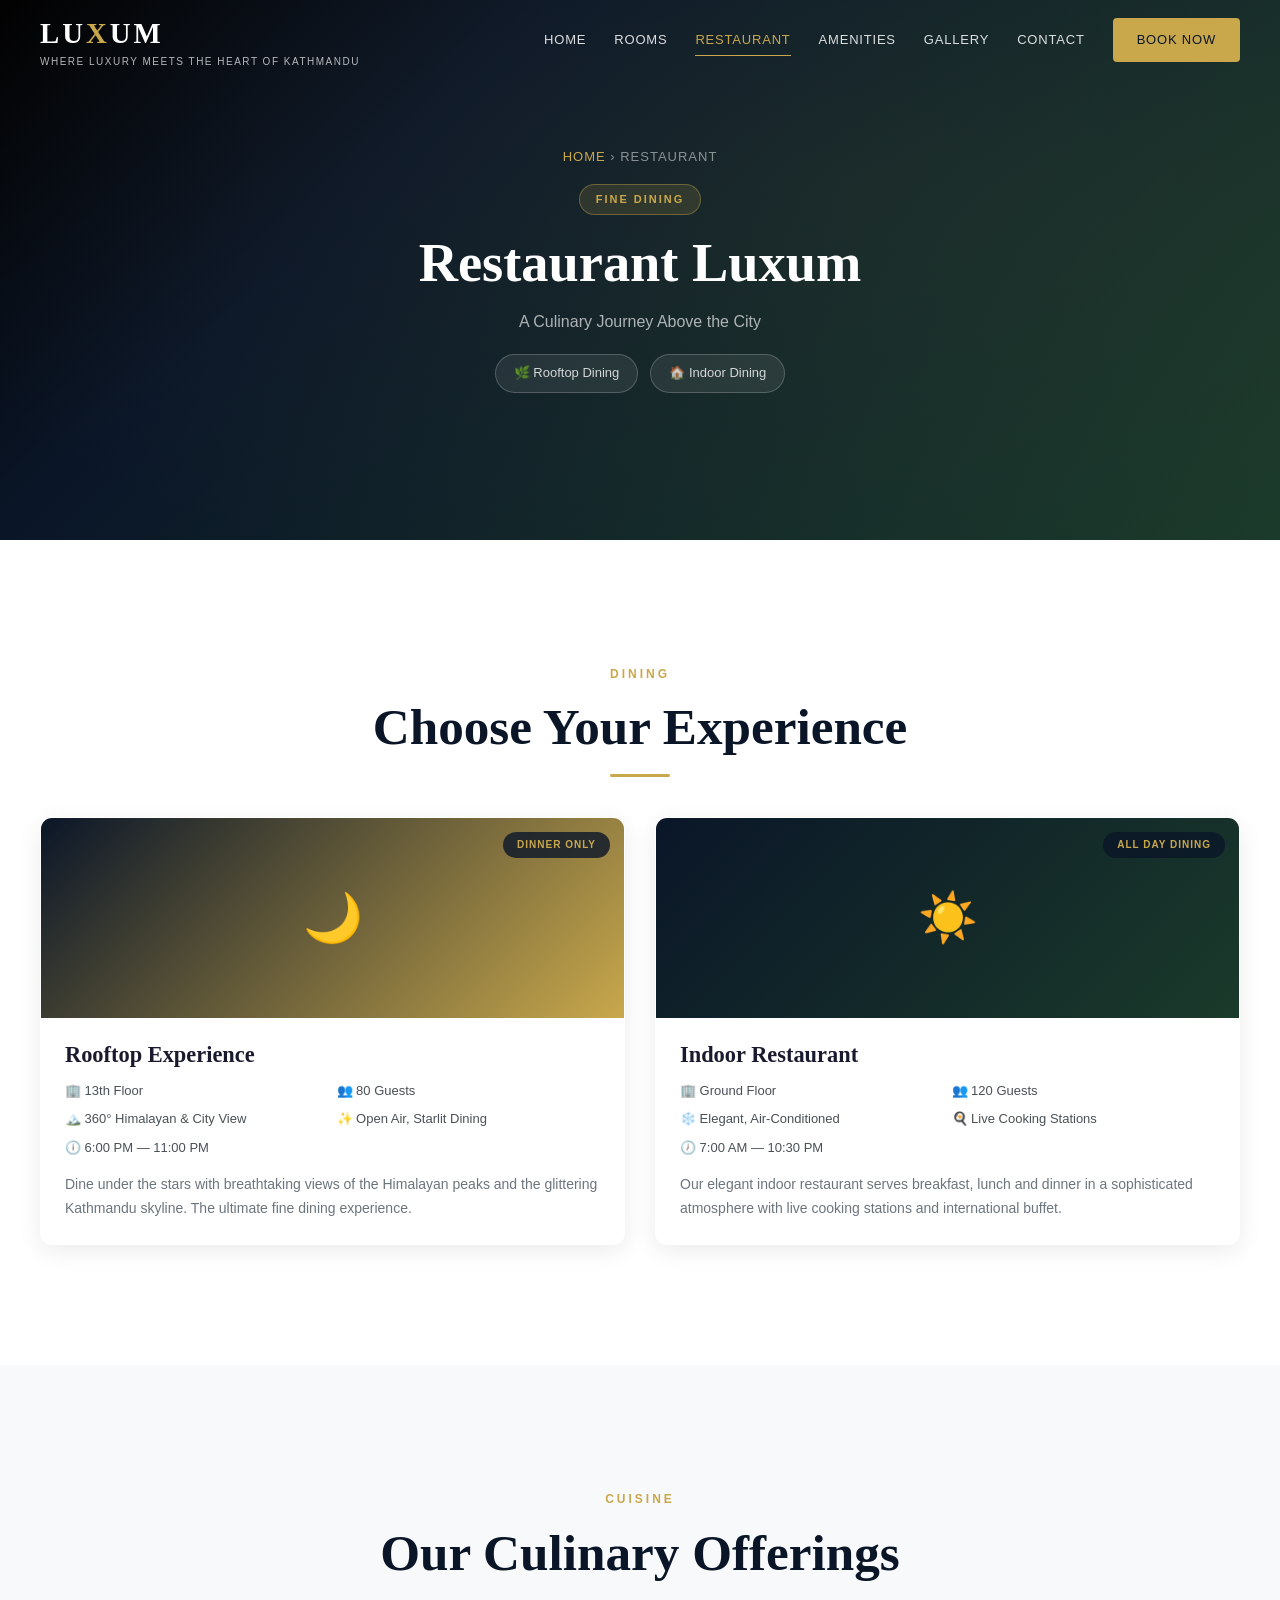
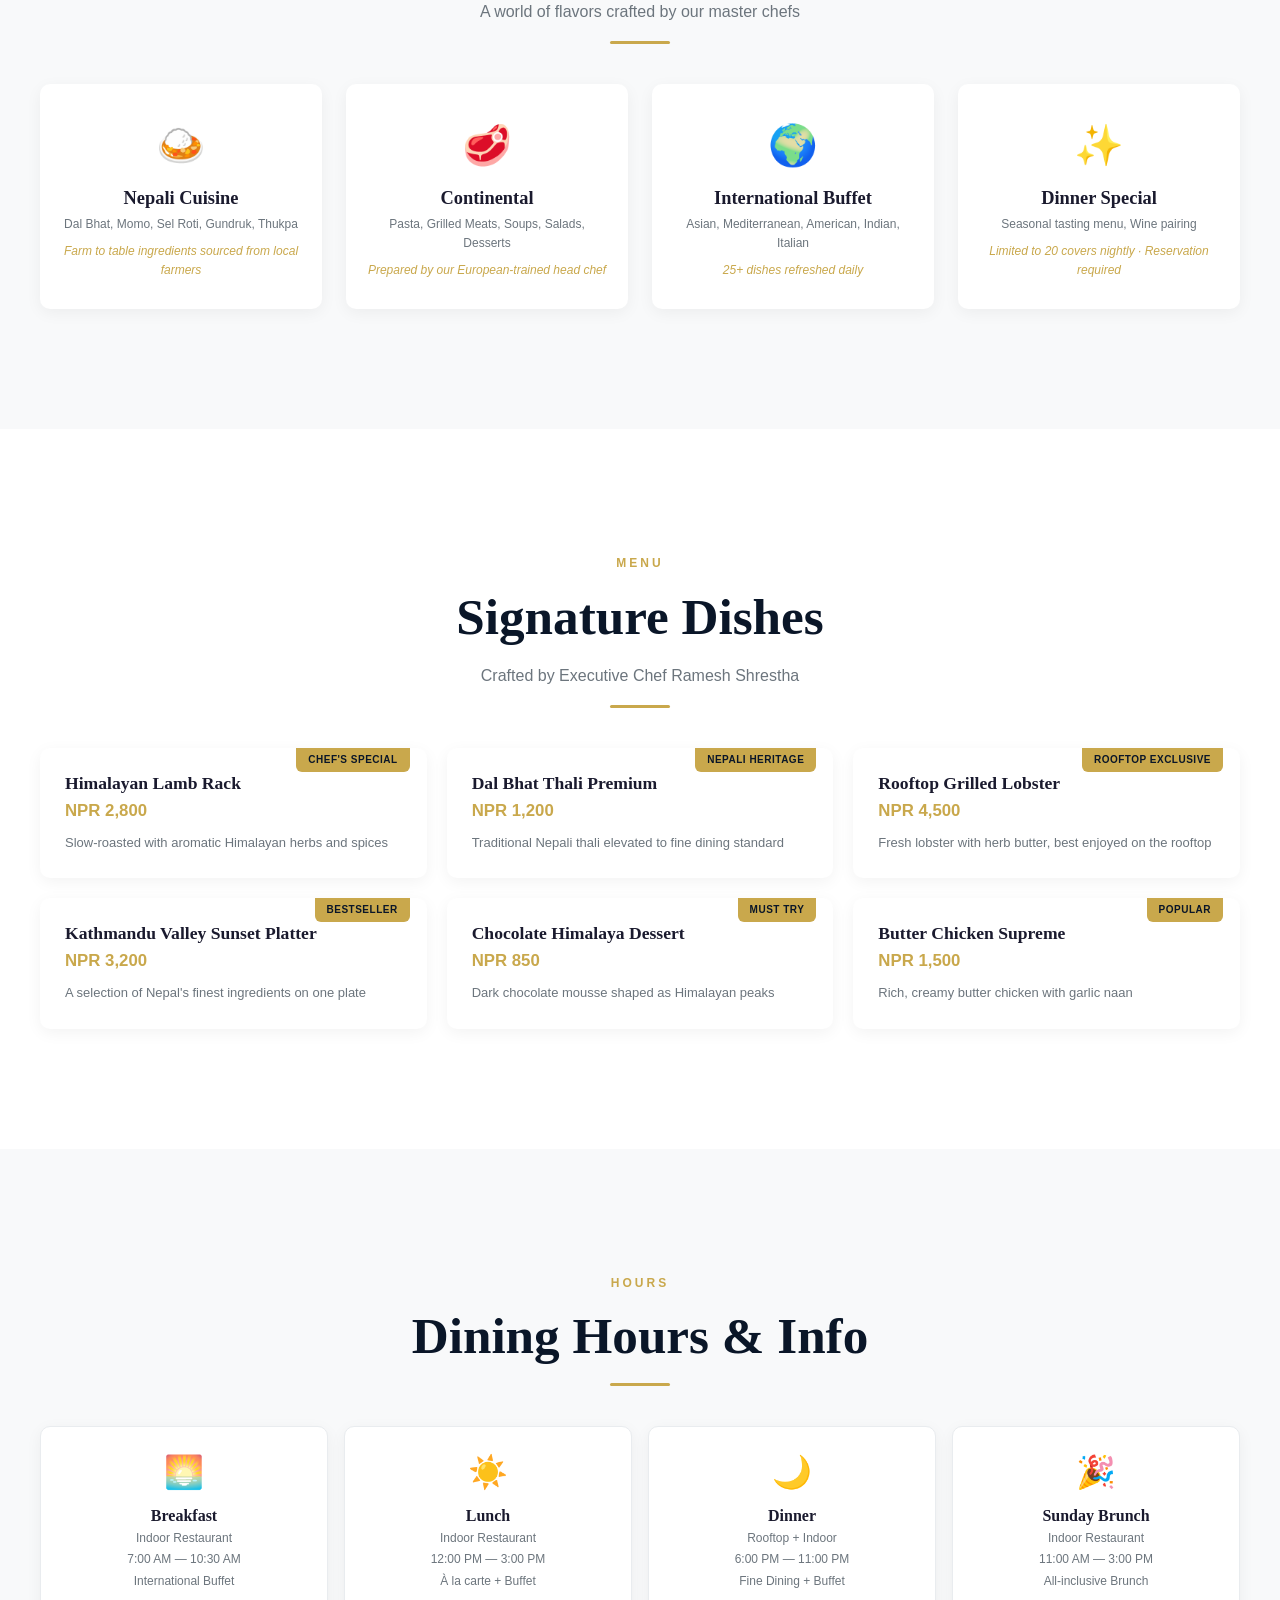
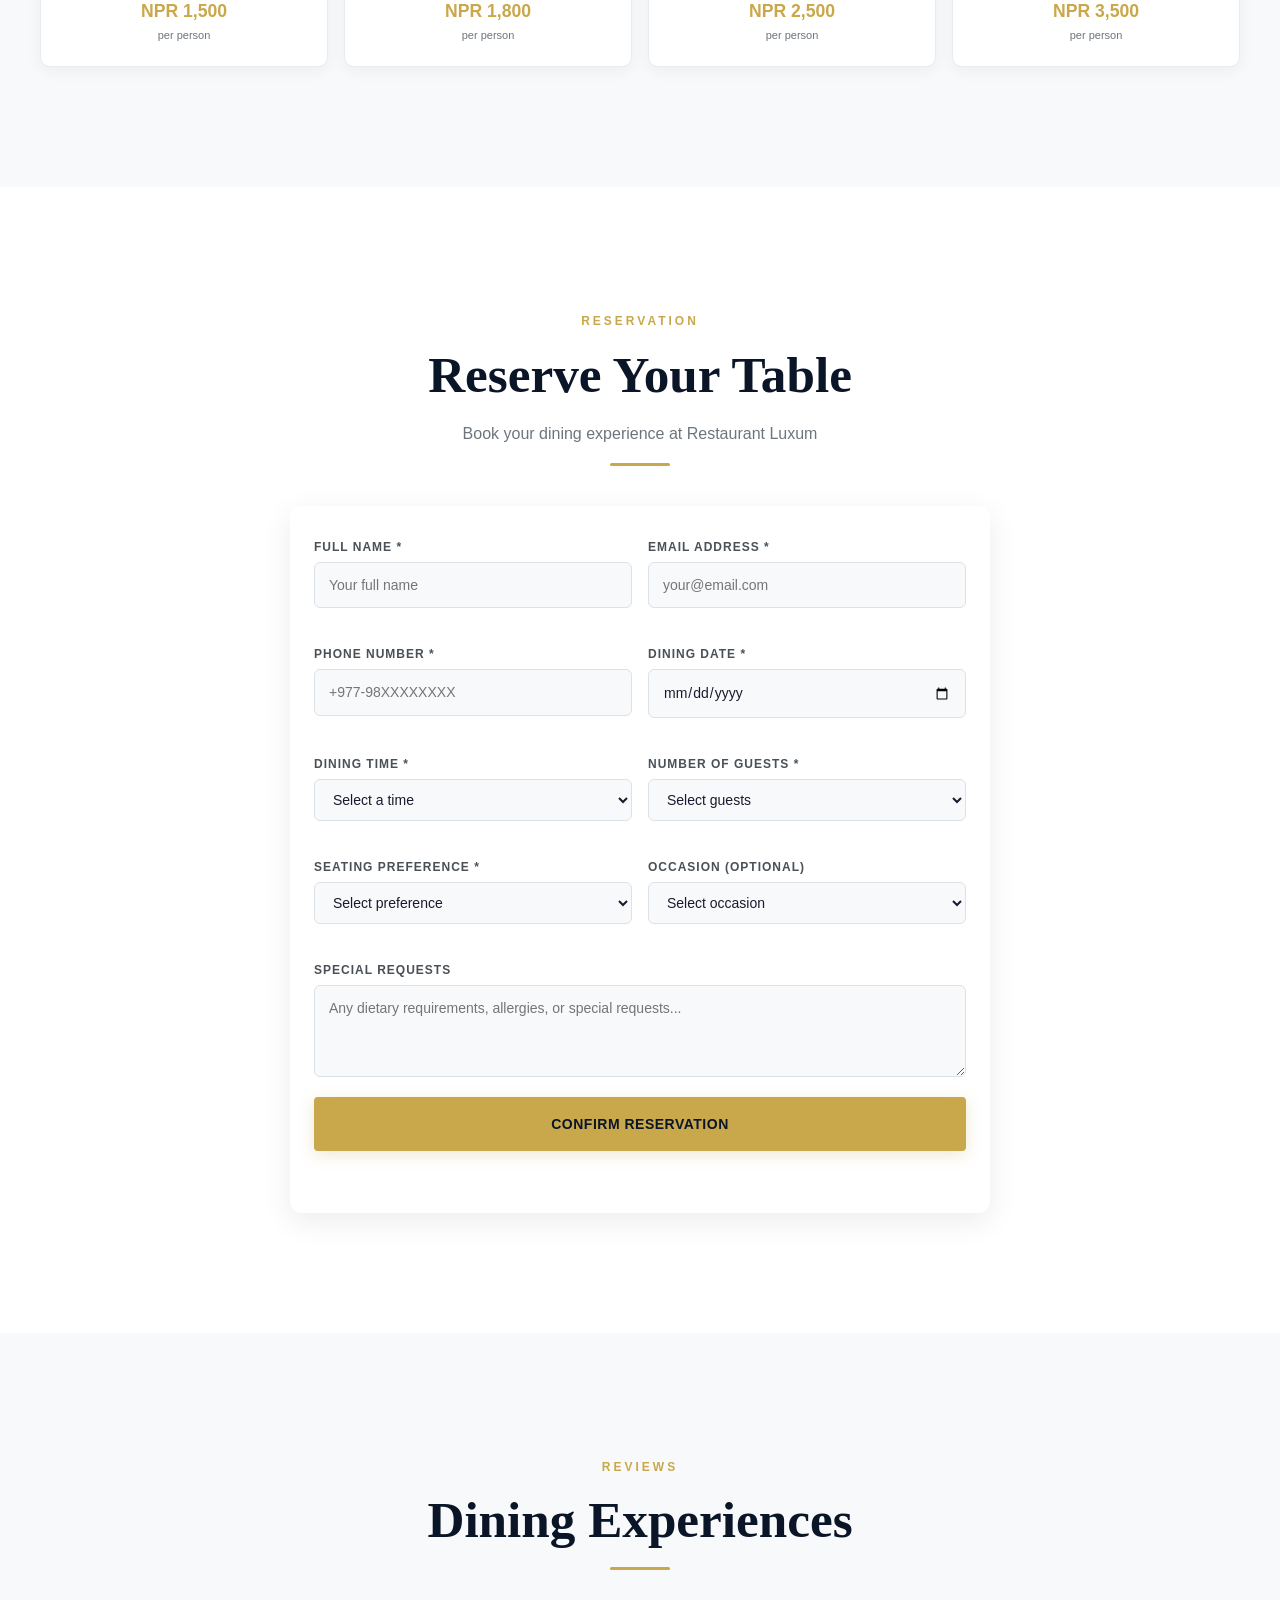
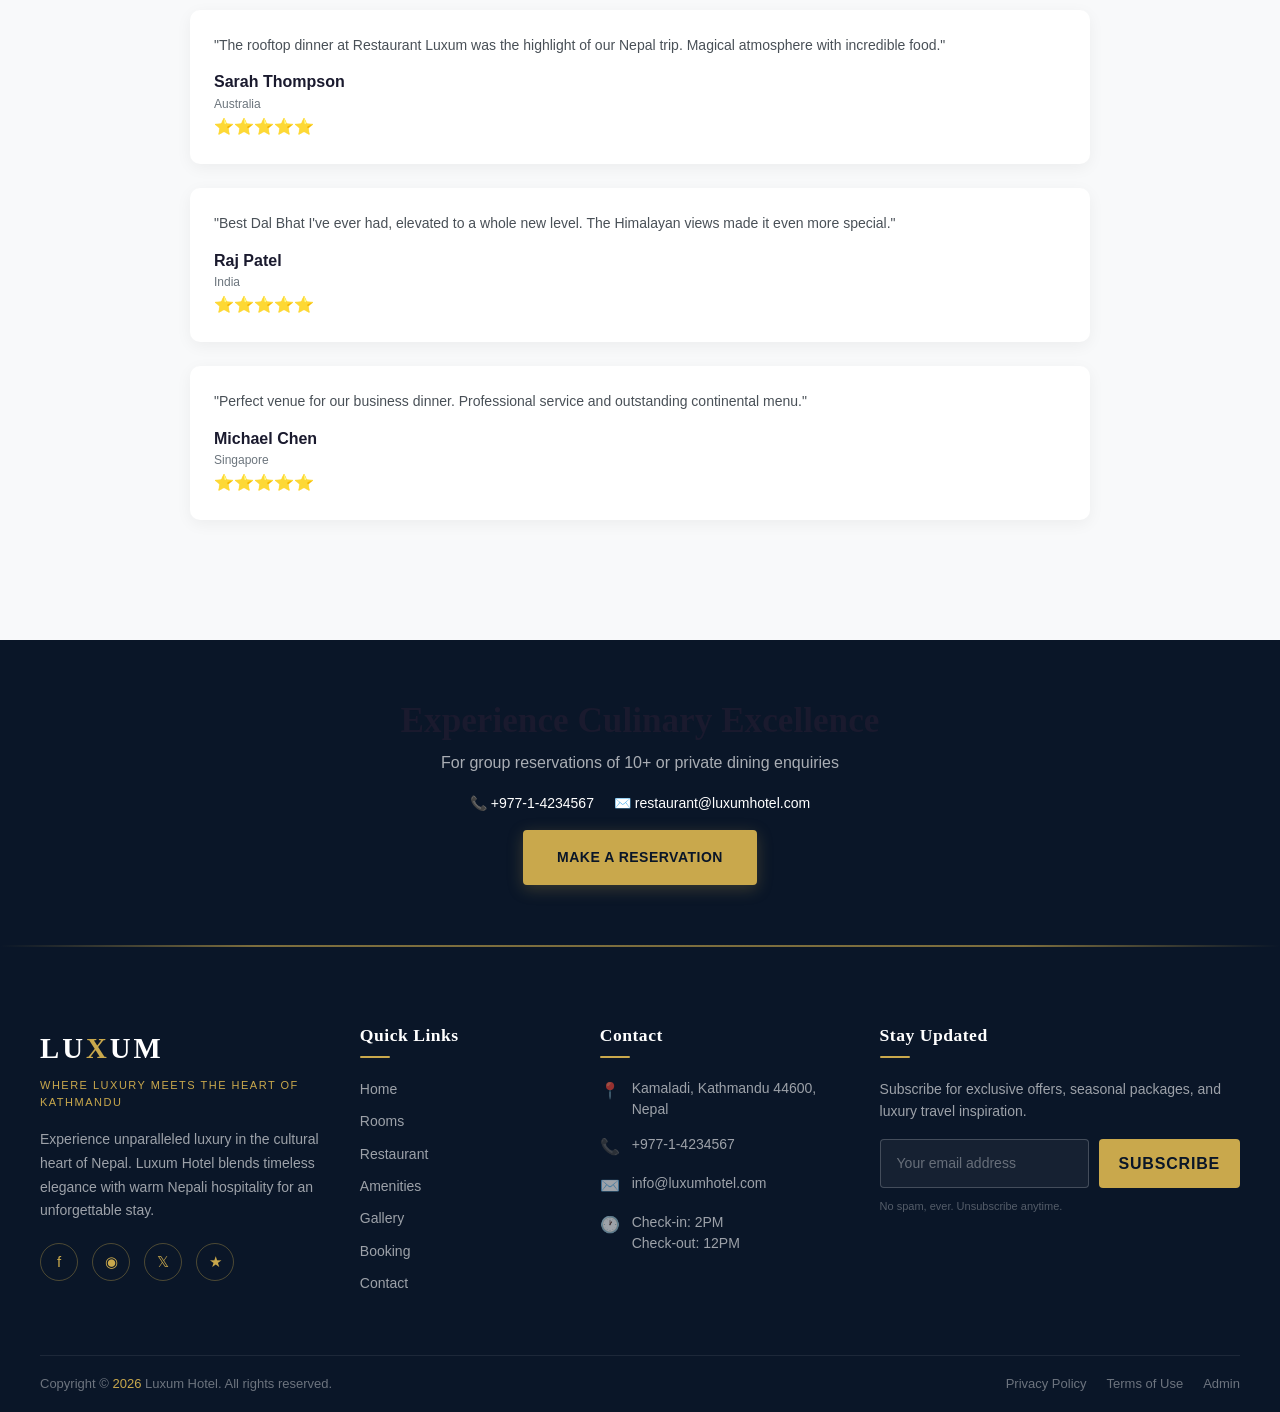
<file: restaurant.html>
<!DOCTYPE html>
<html lang="en">
<head>
    <meta charset="UTF-8">
    <meta name="viewport" content="width=device-width, initial-scale=1.0">
    <title>Restaurant Luxum — Fine Dining | Luxum Hotel</title>
    <link rel="stylesheet" href="css/style.css">

    <!-- ========== NAVBAR CSS ========== -->
    <style>
        :root {
            --nav-height: 80px;
            --nav-height-scrolled: 68px;
        }
        .luxum-navbar {
            position: fixed;
            top: 0; left: 0; width: 100%; z-index: 1000;
            height: var(--nav-height);
            transition: all 0.4s cubic-bezier(0.4, 0, 0.2, 1);
            background: transparent; padding: 0;
        }
        .luxum-navbar.scrolled {
            height: var(--nav-height-scrolled);
            background: rgba(10, 22, 40, 0.85);
            backdrop-filter: blur(16px);
            -webkit-backdrop-filter: blur(16px);
            box-shadow: 0 4px 30px rgba(0, 0, 0, 0.25);
            border-bottom: 1px solid rgba(201, 168, 76, 0.15);
        }
        .luxum-navbar.hidden { transform: translateY(-100%); }
        .nav-inner {
            display: flex; align-items: center; justify-content: space-between;
            height: 100%; max-width: 1200px; margin: 0 auto; padding: 0 20px;
        }
        @media (min-width: 768px) { .nav-inner { padding: 0 30px; } }
        @media (min-width: 1024px) { .nav-inner { padding: 0 40px; } }
        @media (min-width: 1200px) { .nav-inner { padding: 0; } }
        .nav-logo-wrap { position: relative; z-index: 1001; }
        .nav-logo {
            font-family: 'Playfair Display', Georgia, 'Times New Roman', serif;
            font-size: 1.8rem; font-weight: 700; letter-spacing: 3px;
            color: #ffffff; text-decoration: none; transition: color 0.3s ease;
        }
        .nav-logo .gold-x { color: #c9a84c; }
        .nav-tagline {
            font-family: 'Inter', sans-serif; font-size: 10px; font-weight: 400;
            letter-spacing: 1.5px; text-transform: uppercase;
            color: rgba(255, 255, 255, 0.7); margin-top: -2px;
            white-space: nowrap; transition: opacity 0.3s ease;
        }
        .scrolled .nav-tagline { opacity: 0.8; }
        @media (max-width: 767px) { .nav-tagline { display: none; } .nav-logo { font-size: 1.5rem; letter-spacing: 2px; } }
        .nav-links { display: flex; align-items: center; gap: 28px; }
        .nav-links a {
            font-family: 'Inter', sans-serif; font-size: 13px; font-weight: 500;
            letter-spacing: 0.8px; text-transform: uppercase;
            color: rgba(255, 255, 255, 0.85); text-decoration: none;
            position: relative; padding: 4px 0; transition: color 0.3s ease; white-space: nowrap;
        }
        .nav-links a::after {
            content: ''; position: absolute; bottom: -2px; left: 0; width: 0;
            height: 1.5px; background-color: #c9a84c;
            transition: width 0.35s cubic-bezier(0.4, 0, 0.2, 1);
        }
        .nav-links a:hover, .nav-links a.active { color: #c9a84c; }
        .nav-links a:hover::after, .nav-links a.active::after { width: 100%; }
        .nav-cta {
            font-family: 'Inter', sans-serif; font-size: 12px; font-weight: 600;
            letter-spacing: 1px; text-transform: uppercase;
            color: #0a1628 !important; background-color: #c9a84c;
            padding: 10px 22px !important; border-radius: 4px;
            transition: all 0.35s cubic-bezier(0.4, 0, 0.2, 1) !important;
            border: 2px solid #c9a84c;
        }
        .nav-cta::after { display: none !important; }
        .nav-cta:hover { background-color: #d4b65f !important; color: #0a1628 !important; box-shadow: 0 6px 20px rgba(201, 168, 76, 0.3); transform: translateY(-1px); }
        @media (max-width: 1023px) { .nav-links { display: none; } }
        .nav-hamburger {
            display: flex; flex-direction: column; justify-content: center;
            align-items: center; width: 40px; height: 40px; cursor: pointer;
            z-index: 1001; background: none; border: none; padding: 4px; gap: 6px;
            transition: gap 0.3s ease;
        }
        .nav-hamburger span {
            display: block; width: 26px; height: 2px; background-color: #ffffff;
            border-radius: 2px; transition: all 0.4s cubic-bezier(0.4, 0, 0.2, 1);
            transform-origin: center;
        }
        .nav-hamburger.active span:nth-child(1) { transform: rotate(45deg) translate(5px, 5px); }
        .nav-hamburger.active span:nth-child(2) { opacity: 0; transform: scaleX(0); }
        .nav-hamburger.active span:nth-child(3) { transform: rotate(-45deg) translate(5px, -5px); }
        @media (min-width: 1024px) { .nav-hamburger { display: none; } }
        .mobile-menu-overlay {
            position: fixed; top: 0; left: 0; width: 100%; height: 100vh;
            background: rgba(10, 22, 40, 0.97); backdrop-filter: blur(20px);
            -webkit-backdrop-filter: blur(20px); z-index: 999;
            display: flex; align-items: center; justify-content: center;
            opacity: 0; visibility: hidden;
            transition: all 0.45s cubic-bezier(0.4, 0, 0.2, 1); pointer-events: none;
        }
        .mobile-menu-overlay.open { opacity: 1; visibility: visible; pointer-events: all; }
        .mobile-menu-links { display: flex; flex-direction: column; align-items: center; gap: 28px; text-align: center; }
        .mobile-menu-links a {
            font-family: 'Playfair Display', Georgia, serif; font-size: 2rem;
            font-weight: 600; color: #ffffff; text-decoration: none; letter-spacing: 1px;
            transition: all 0.35s ease; opacity: 0; transform: translateY(20px);
        }
        .mobile-menu-overlay.open .mobile-menu-links a { opacity: 1; transform: translateY(0); }
        .mobile-menu-overlay.open .mobile-menu-links a:nth-child(1) { transition-delay: 0.08s; }
        .mobile-menu-overlay.open .mobile-menu-links a:nth-child(2) { transition-delay: 0.14s; }
        .mobile-menu-overlay.open .mobile-menu-links a:nth-child(3) { transition-delay: 0.20s; }
        .mobile-menu-overlay.open .mobile-menu-links a:nth-child(4) { transition-delay: 0.26s; }
        .mobile-menu-overlay.open .mobile-menu-links a:nth-child(5) { transition-delay: 0.32s; }
        .mobile-menu-overlay.open .mobile-menu-links a:nth-child(6) { transition-delay: 0.38s; }
        .mobile-menu-overlay.open .mobile-menu-links a:nth-child(7) { transition-delay: 0.44s; }
        .mobile-menu-links a:hover { color: #c9a84c; }
        .mobile-menu-cta {
            margin-top: 8px; font-family: 'Inter', sans-serif !important;
            font-size: 1rem !important; font-weight: 600 !important;
            text-transform: uppercase; letter-spacing: 2px !important;
            color: #0a1628 !important; background-color: #c9a84c;
            padding: 14px 36px !important; border-radius: 4px;
        }
        .mobile-menu-cta:hover { background-color: #d4b65f !important; color: #0a1628 !important; }
        @media (min-width: 1024px) { .mobile-menu-overlay { display: none; } }
    </style>

    <!-- ========== FOOTER CSS ========== -->
    <style>
        .luxum-footer { background-color: #0a1628; color: rgba(255,255,255,0.8); font-family: 'Inter', sans-serif; position: relative; overflow: hidden; }
        .luxum-footer::before { content: ''; position: absolute; top: 0; left: 0; width: 100%; height: 2px; background: linear-gradient(90deg, transparent 0%, #c9a84c 20%, #c9a84c 80%, transparent 100%); opacity: 0.6; }
        .footer-grid { display: grid; grid-template-columns: 1fr; gap: 40px; max-width: 1200px; margin: 0 auto; padding: 60px 20px 40px; }
        @media (min-width: 768px) { .footer-grid { grid-template-columns: 1fr 1fr; padding: 70px 30px 50px; } }
        @media (min-width: 1024px) { .footer-grid { grid-template-columns: 1.4fr 1fr 1.2fr 1.3fr; padding: 80px 40px 60px; } }
        @media (min-width: 1200px) { .footer-grid { padding: 80px 0 60px; } }
        .footer-brand .footer-logo { font-family: 'Playfair Display', Georgia, serif; font-size: 1.8rem; font-weight: 700; letter-spacing: 3px; color: #ffffff; margin-bottom: 6px; display: inline-block; }
        .footer-brand .footer-logo .gold-x { color: #c9a84c; }
        .footer-brand .footer-tagline { font-size: 11px; font-weight: 400; letter-spacing: 1.5px; text-transform: uppercase; color: #c9a84c; margin-bottom: 16px; }
        .footer-brand .footer-desc { font-size: 14px; line-height: 1.7; color: rgba(255,255,255,0.6); margin-bottom: 20px; max-width: 280px; }
        .footer-socials { display: flex; gap: 14px; }
        .footer-socials a { display: flex; align-items: center; justify-content: center; width: 38px; height: 38px; border-radius: 50%; border: 1px solid rgba(201,168,76,0.35); color: #c9a84c; transition: all 0.35s ease; font-size: 15px; text-decoration: none; }
        .footer-socials a:hover { background-color: #c9a84c; color: #0a1628; border-color: #c9a84c; transform: translateY(-3px); box-shadow: 0 6px 18px rgba(201,168,76,0.25); }
        .footer-heading { font-family: 'Playfair Display', Georgia, serif; font-size: 1.1rem; font-weight: 600; color: #ffffff; margin-bottom: 20px; letter-spacing: 0.5px; position: relative; padding-bottom: 12px; }
        .footer-heading::after { content: ''; position: absolute; bottom: 0; left: 0; width: 30px; height: 2px; background-color: #c9a84c; border-radius: 1px; }
        .footer-links { display: flex; flex-direction: column; gap: 10px; }
        .footer-links a { font-size: 14px; color: rgba(255,255,255,0.6); text-decoration: none; transition: all 0.3s ease; padding-left: 0; position: relative; }
        .footer-links a::before { content: '›'; position: absolute; left: -14px; opacity: 0; color: #c9a84c; transition: all 0.3s ease; }
        .footer-links a:hover { color: #c9a84c; padding-left: 10px; }
        .footer-links a:hover::before { opacity: 1; left: -8px; }
        .footer-contact-item { display: flex; gap: 12px; margin-bottom: 14px; font-size: 14px; color: rgba(255,255,255,0.6); line-height: 1.5; align-items: flex-start; }
        .footer-contact-item .contact-icon { flex-shrink: 0; font-size: 16px; margin-top: 1px; }
        .footer-contact-item a { color: rgba(255,255,255,0.6); text-decoration: none; transition: color 0.3s ease; }
        .footer-contact-item a:hover { color: #c9a84c; }
        .newsletter-text { font-size: 14px; color: rgba(255,255,255,0.6); margin-bottom: 16px; line-height: 1.6; }
        .newsletter-form { display: flex; flex-direction: column; gap: 10px; }
        @media (min-width: 400px) { .newsletter-form { flex-direction: row; } }
        .newsletter-form input { flex: 1; padding: 12px 16px; border-radius: 4px; border: 1px solid rgba(255,255,255,0.2); background: rgba(255,255,255,0.05); color: #fff; font-size: 14px; outline: none; transition: all 0.3s ease; min-width: 0; }
        .newsletter-form input::placeholder { color: rgba(255,255,255,0.35); }
        .newsletter-form input:focus { border-color: #c9a84c; background: rgba(255,255,255,0.08); box-shadow: 0 0 0 3px rgba(201,168,76,0.08); }
        .newsletter-form button { padding: 12px 20px; background-color: #c9a84c; color: #0a1628; border: none; border-radius: 4px; font-weight: 600; letter-spacing: 0.8px; text-transform: uppercase; cursor: pointer; transition: all 0.35s ease; white-space: nowrap; }
        .newsletter-form button:hover { background-color: #d4b65f; box-shadow: 0 4px 16px rgba(201,168,76,0.3); }
        .newsletter-spam-note { font-size: 11px; color: rgba(255,255,255,0.3); margin-top: 10px; }
        .footer-bottom { border-top: 1px solid rgba(255,255,255,0.08); padding: 18px 20px; max-width: 1200px; margin: 0 auto; display: flex; flex-direction: column; align-items: center; gap: 8px; font-size: 13px; color: rgba(255,255,255,0.4); }
        @media (min-width: 768px) { .footer-bottom { flex-direction: row; justify-content: space-between; padding: 18px 30px; } }
        @media (min-width: 1024px) { .footer-bottom { padding: 18px 40px; } }
        @media (min-width: 1200px) { .footer-bottom { padding: 18px 0; } }
        .footer-bottom-links { display: flex; gap: 20px; }
        .footer-bottom-links a { color: rgba(255,255,255,0.4); text-decoration: none; transition: color 0.3s ease; }
        .footer-bottom-links a:hover { color: #c9a84c; }
        .footer-bottom .copyright span { color: #c9a84c; }
        @media (max-width: 767px) {
            .footer-grid { text-align: center; }
            .footer-brand .footer-desc { margin-left: auto; margin-right: auto; }
            .footer-socials { justify-content: center; }
            .footer-heading::after { left: 50%; transform: translateX(-50%); }
            .footer-links a { padding-left: 0; }
            .footer-links a::before { display: none; }
            .footer-links a:hover { padding-left: 0; }
            .footer-contact-item { justify-content: center; }
            .footer-bottom { text-align: center; }
        }
    </style>

    <!-- ========== PAGE SPECIFIC STYLES ========== -->
    <style>
        .restaurant-hero {
            height: 60vh; min-height: 400px;
            background: linear-gradient(135deg, #000000 0%, #0a1628 30%, #1a3a2a 100%);
            display: flex; align-items: center; justify-content: center;
            text-align: center; position: relative; overflow: hidden;
        }
        .restaurant-hero::before {
            content: ''; position: absolute; top: -30%; left: -30%;
            width: 160%; height: 160%;
            background: radial-gradient(ellipse at 60% 40%, rgba(201,168,76,0.06) 0%, transparent 60%);
            animation: subtleGlow 10s ease-in-out infinite alternate;
        }
        @keyframes subtleGlow {
            0% { transform: scale(1) rotate(0deg); }
            100% { transform: scale(1.08) rotate(2deg); }
        }
        .restaurant-hero-content { position: relative; z-index: 1; max-width: 750px; padding: 0 20px; animation: slideUpHero 0.8s ease forwards; }
        @keyframes slideUpHero {
            from { opacity: 0; transform: translateY(40px); }
            to { opacity: 1; transform: translateY(0); }
        }
        .breadcrumb { font-size: 13px; color: rgba(255,255,255,0.5); letter-spacing: 1px; text-transform: uppercase; margin-bottom: 16px; }
        .breadcrumb a { color: #c9a84c; text-decoration: none; }
        .hero-label { display: inline-block; background: rgba(201,168,76,0.15); border: 1px solid rgba(201,168,76,0.4); color: #c9a84c; padding: 6px 16px; border-radius: 50px; font-size: 11px; font-weight: 600; letter-spacing: 2px; text-transform: uppercase; margin-bottom: 16px; }
        .restaurant-hero-content h1 { font-family: 'Playfair Display', Georgia, serif; font-size: 2.5rem; color: #fff; margin-bottom: 12px; }
        .restaurant-hero-content p { color: rgba(255,255,255,0.65); font-size: 1rem; line-height: 1.6; margin-bottom: 20px; }
        .hero-badges { display: flex; gap: 12px; flex-wrap: wrap; justify-content: center; }
        .hero-badge { background: rgba(255,255,255,0.08); border: 1px solid rgba(255,255,255,0.2); padding: 8px 18px; border-radius: 50px; font-size: 13px; color: rgba(255,255,255,0.8); }
        @media (min-width: 768px) { .restaurant-hero-content h1 { font-size: 3.4rem; } }

        .reveal { opacity: 0; transform: translateY(30px); transition: opacity 0.6s ease, transform 0.6s ease; }
        .reveal.visible { opacity: 1; transform: translateY(0); }

        .dining-grid { display: grid; grid-template-columns: 1fr; gap: 30px; }
        @media (min-width: 768px) { .dining-grid { grid-template-columns: 1fr 1fr; } }
        .dining-card { border-radius: 12px; overflow: hidden; box-shadow: 0 6px 24px rgba(0,0,0,0.08); transition: all 0.35s ease; border: 1px solid transparent; background: #fff; }
        .dining-card:hover { transform: translateY(-4px); box-shadow: 0 12px 32px rgba(0,0,0,0.12); border-color: #c9a84c; }
        .dining-card-image { width: 100%; height: 200px; position: relative; }
        .dining-card-tag { position: absolute; top: 14px; right: 14px; background: rgba(10,22,40,0.8); color: #c9a84c; padding: 5px 14px; border-radius: 50px; font-size: 10px; font-weight: 700; letter-spacing: 1px; text-transform: uppercase; }
        .dining-card-body { padding: 24px; }
        .dining-card-body h3 { font-family: 'Playfair Display', Georgia, serif; font-size: 1.4rem; margin-bottom: 12px; }
        .dining-details { display: grid; grid-template-columns: 1fr 1fr; gap: 8px; margin-bottom: 14px; font-size: 13px; color: #495057; }
        .dining-details span { display: flex; align-items: center; gap: 6px; }
        .dining-card-desc { font-size: 14px; color: #6c757d; line-height: 1.7; }

        .cuisine-grid { display: grid; grid-template-columns: 1fr; gap: 24px; }
        @media (min-width: 600px) { .cuisine-grid { grid-template-columns: repeat(2, 1fr); } }
        @media (min-width: 1024px) { .cuisine-grid { grid-template-columns: repeat(4, 1fr); } }
        .cuisine-card { background: #fff; border-radius: 10px; padding: 28px 20px; text-align: center; box-shadow: 0 4px 16px rgba(0,0,0,0.05); transition: all 0.35s ease; border: 1px solid transparent; }
        .cuisine-card:hover { border-color: #c9a84c; transform: translateY(-4px); box-shadow: 0 10px 28px rgba(0,0,0,0.1); }
        .cuisine-icon { font-size: 2.5rem; margin-bottom: 10px; }
        .cuisine-card h3 { font-family: 'Playfair Display', Georgia, serif; font-size: 1.15rem; margin-bottom: 6px; }
        .cuisine-dishes { font-size: 12px; color: #6c757d; margin-bottom: 8px; }
        .cuisine-note { font-size: 12px; color: #c9a84c; font-style: italic; }

        .dishes-grid { display: grid; grid-template-columns: 1fr; gap: 20px; }
        @media (min-width: 600px) { .dishes-grid { grid-template-columns: repeat(2, 1fr); } }
        @media (min-width: 1024px) { .dishes-grid { grid-template-columns: repeat(3, 1fr); } }
        .dish-card { background: #fff; border-radius: 10px; padding: 24px; box-shadow: 0 4px 16px rgba(0,0,0,0.05); position: relative; border: 1px solid transparent; transition: all 0.35s ease; }
        .dish-card:hover { border-color: #c9a84c; transform: translateY(-3px); box-shadow: 0 8px 24px rgba(0,0,0,0.1); }
        .dish-tag { position: absolute; top: -1px; right: 16px; background: #c9a84c; color: #0a1628; padding: 4px 12px; border-radius: 0 0 6px 6px; font-size: 10px; font-weight: 700; letter-spacing: 0.5px; }
        .dish-card h4 { font-family: 'Playfair Display', Georgia, serif; font-size: 1.1rem; margin-bottom: 4px; }
        .dish-price { font-weight: 700; color: #c9a84c; font-size: 1.05rem; margin-bottom: 8px; }
        .dish-desc { font-size: 13px; color: #6c757d; line-height: 1.6; }

        .hours-grid { display: grid; grid-template-columns: 1fr 1fr; gap: 16px; }
        @media (min-width: 768px) { .hours-grid { grid-template-columns: repeat(4, 1fr); } }
        .hours-card { background: #fff; border-radius: 10px; padding: 20px; text-align: center; box-shadow: 0 4px 16px rgba(0,0,0,0.05); border: 1px solid #e9ecef; }
        .hours-icon { font-size: 2rem; margin-bottom: 8px; }
        .hours-card h4 { font-family: 'Playfair Display', Georgia, serif; font-size: 1rem; margin-bottom: 4px; }
        .hours-card p { font-size: 12px; color: #6c757d; margin: 2px 0; }
        .hours-price { font-weight: 700; color: #c9a84c; font-size: 1.1rem; margin-top: 6px; }

        .reservation-form { max-width: 700px; margin: 0 auto; background: #fff; padding: 32px 24px; border-radius: 12px; box-shadow: 0 8px 30px rgba(0,0,0,0.08); }
        .form-row { display: grid; grid-template-columns: 1fr; gap: 16px; margin-bottom: 16px; }
        @media (min-width: 600px) { .form-row { grid-template-columns: 1fr 1fr; } }
        .form-group { display: flex; flex-direction: column; gap: 5px; }
        .form-group label { font-size: 12px; font-weight: 600; text-transform: uppercase; letter-spacing: 1px; color: #495057; }
        .form-group input, .form-group select, .form-group textarea {
            padding: 11px 14px; border: 1px solid #dee2e6; border-radius: 6px;
            font-size: 14px; font-family: 'Inter', sans-serif; transition: all 0.3s ease;
            background: #f8f9fa; color: #1a1a2e; width: 100%;
        }
        .form-group input:focus, .form-group select:focus, .form-group textarea:focus {
            outline: none; border-color: #c9a84c; box-shadow: 0 0 0 3px rgba(201,168,76,0.08); background: #fff;
        }
        .form-error { font-size: 11px; color: #dc3545; min-height: 16px; }
        .form-error-global { text-align: center; font-size: 13px; color: #dc3545; margin-top: 12px; min-height: 18px; }

        .success-overlay {
            position: fixed; top: 0; left: 0; width: 100%; height: 100%;
            background: rgba(10,22,40,0.85); backdrop-filter: blur(10px);
            z-index: 3000; display: flex; align-items: center; justify-content: center;
            opacity: 0; visibility: hidden; transition: all 0.4s ease;
        }
        .success-overlay.open { opacity: 1; visibility: visible; }
        .success-modal {
            background: #fff; border-radius: 16px; padding: 40px 30px; text-align: center;
            max-width: 440px; width: 90%; box-shadow: 0 20px 50px rgba(0,0,0,0.3);
            transform: translateY(20px); transition: transform 0.4s ease;
        }
        .success-overlay.open .success-modal { transform: translateY(0); }
        .success-checkmark {
            width: 70px; height: 70px; background: #1a3a2a; border-radius: 50%;
            display: flex; align-items: center; justify-content: center;
            margin: 0 auto 20px; font-size: 2rem; color: #c9a84c;
        }
        .success-modal h3 { font-family: 'Playfair Display', Georgia, serif; font-size: 1.5rem; margin-bottom: 8px; }
        .success-modal p { color: #6c757d; font-size: 14px; margin-bottom: 20px; }

        .restaurant-cta { background: #0a1628; color: #fff; text-align: center; padding: 60px 20px; }
        .restaurant-cta h2 { font-family: 'Playfair Display', Georgia, serif; font-size: 1.8rem; margin-bottom: 8px; }
        .restaurant-cta p { color: rgba(255,255,255,0.65); margin-bottom: 16px; }
        .restaurant-cta .cta-contact { display: flex; flex-wrap: wrap; justify-content: center; gap: 20px; margin-bottom: 16px; font-size: 14px; }
        @media (min-width: 768px) { .restaurant-cta h2 { font-size: 2.2rem; } }

        body.no-scroll { overflow: hidden; }
    </style>
</head>
<body>

    <!-- ========== NAVBAR ========== -->
    <nav class="luxum-navbar scrolled" id="luxumNavbar">
        <div class="nav-inner">
            <div class="nav-logo-wrap">
                <a href="index.html" class="nav-logo">LU<span class="gold-x">X</span>UM</a>
                <p class="nav-tagline">Where Luxury Meets the Heart of Kathmandu</p>
            </div>
            <div class="nav-links">
                <a href="index.html">Home</a>
                <a href="rooms.html">Rooms</a>
                <a href="restaurant.html" class="active">Restaurant</a>
                <a href="amenities.html">Amenities</a>
                <a href="#gallery">Gallery</a>
                <a href="#contact">Contact</a>
                <a href="booking.html" class="nav-cta">Book Now</a>
            </div>
            <button class="nav-hamburger" id="navHamburger" aria-label="Toggle menu">
                <span></span><span></span><span></span>
            </button>
        </div>
    </nav>
    <div class="mobile-menu-overlay" id="mobileMenuOverlay">
        <div class="mobile-menu-links">
            <a href="index.html">Home</a>
            <a href="rooms.html">Rooms</a>
            <a href="restaurant.html">Restaurant</a>
            <a href="amenities.html">Amenities</a>
            <a href="#gallery">Gallery</a>
            <a href="#contact">Contact</a>
            <a href="booking.html" class="mobile-menu-cta">Book Now</a>
        </div>
    </div>

    <!-- ========== HERO ========== -->
    <section class="restaurant-hero">
        <div class="restaurant-hero-content">
            <div class="breadcrumb"><a href="index.html">Home</a> › Restaurant</div>
            <div class="hero-label">Fine Dining</div>
            <h1>Restaurant Luxum</h1>
            <p>A Culinary Journey Above the City</p>
            <div class="hero-badges">
                <span class="hero-badge">🌿 Rooftop Dining</span>
                <span class="hero-badge">🏠 Indoor Dining</span>
            </div>
        </div>
    </section>

    <!-- ========== DINING EXPERIENCE ========== -->
    <section class="section-padding reveal">
        <div class="container">
            <div style="text-align:center; margin-bottom:40px;">
                <span class="section-subtitle">Dining</span>
                <h2 class="section-title">Choose Your Experience</h2>
                <hr class="divider-gold" style="margin:16px auto 0;">
            </div>
            <div class="dining-grid">
                <div class="dining-card">
                    <div class="dining-card-image" style="background:linear-gradient(135deg, #0a1628 0%, #c9a84c 100%); position:relative;">
                        <span style="position:absolute;top:50%;left:50%;transform:translate(-50%,-50%);font-size:3rem;">🌙</span>
                        <span class="dining-card-tag">Dinner Only</span>
                    </div>
                    <div class="dining-card-body">
                        <h3>Rooftop Experience</h3>
                        <div class="dining-details">
                            <span>🏢 13th Floor</span><span>👥 80 Guests</span>
                            <span>🏔️ 360° Himalayan & City View</span>
                            <span>✨ Open Air, Starlit Dining</span>
                            <span>🕕 6:00 PM — 11:00 PM</span>
                        </div>
                        <p class="dining-card-desc">Dine under the stars with breathtaking views of the Himalayan peaks and the glittering Kathmandu skyline. The ultimate fine dining experience.</p>
                    </div>
                </div>
                <div class="dining-card">
                    <div class="dining-card-image" style="background:linear-gradient(135deg, #0a1628 0%, #1a3a2a 100%); position:relative;">
                        <span style="position:absolute;top:50%;left:50%;transform:translate(-50%,-50%);font-size:3rem;">☀️</span>
                        <span class="dining-card-tag">All Day Dining</span>
                    </div>
                    <div class="dining-card-body">
                        <h3>Indoor Restaurant</h3>
                        <div class="dining-details">
                            <span>🏢 Ground Floor</span><span>👥 120 Guests</span>
                            <span>❄️ Elegant, Air-Conditioned</span>
                            <span>🍳 Live Cooking Stations</span>
                            <span>🕖 7:00 AM — 10:30 PM</span>
                        </div>
                        <p class="dining-card-desc">Our elegant indoor restaurant serves breakfast, lunch and dinner in a sophisticated atmosphere with live cooking stations and international buffet.</p>
                    </div>
                </div>
            </div>
        </div>
    </section>

    <!-- ========== CUISINE ========== -->
    <section class="section-padding bg-light reveal">
        <div class="container">
            <div style="text-align:center; margin-bottom:40px;">
                <span class="section-subtitle">Cuisine</span>
                <h2 class="section-title">Our Culinary Offerings</h2>
                <p style="color:#6c757d;">A world of flavors crafted by our master chefs</p>
                <hr class="divider-gold" style="margin:16px auto 0;">
            </div>
            <div class="cuisine-grid">
                <div class="cuisine-card">
                    <div class="cuisine-icon">🍛</div>
                    <h3>Nepali Cuisine</h3>
                    <p class="cuisine-dishes">Dal Bhat, Momo, Sel Roti, Gundruk, Thukpa</p>
                    <p class="cuisine-note">Farm to table ingredients sourced from local farmers</p>
                </div>
                <div class="cuisine-card">
                    <div class="cuisine-icon">🥩</div>
                    <h3>Continental</h3>
                    <p class="cuisine-dishes">Pasta, Grilled Meats, Soups, Salads, Desserts</p>
                    <p class="cuisine-note">Prepared by our European-trained head chef</p>
                </div>
                <div class="cuisine-card">
                    <div class="cuisine-icon">🌍</div>
                    <h3>International Buffet</h3>
                    <p class="cuisine-dishes">Asian, Mediterranean, American, Indian, Italian</p>
                    <p class="cuisine-note">25+ dishes refreshed daily</p>
                </div>
                <div class="cuisine-card">
                    <div class="cuisine-icon">✨</div>
                    <h3>Dinner Special</h3>
                    <p class="cuisine-dishes">Seasonal tasting menu, Wine pairing</p>
                    <p class="cuisine-note">Limited to 20 covers nightly · Reservation required</p>
                </div>
            </div>
        </div>
    </section>

    <!-- ========== SIGNATURE DISHES ========== -->
    <section class="section-padding reveal">
        <div class="container">
            <div style="text-align:center; margin-bottom:40px;">
                <span class="section-subtitle">Menu</span>
                <h2 class="section-title">Signature Dishes</h2>
                <p style="color:#6c757d;">Crafted by Executive Chef Ramesh Shrestha</p>
                <hr class="divider-gold" style="margin:16px auto 0;">
            </div>
            <div class="dishes-grid">
                <div class="dish-card"><span class="dish-tag">CHEF'S SPECIAL</span><h4>Himalayan Lamb Rack</h4><div class="dish-price">NPR 2,800</div><p class="dish-desc">Slow-roasted with aromatic Himalayan herbs and spices</p></div>
                <div class="dish-card"><span class="dish-tag">NEPALI HERITAGE</span><h4>Dal Bhat Thali Premium</h4><div class="dish-price">NPR 1,200</div><p class="dish-desc">Traditional Nepali thali elevated to fine dining standard</p></div>
                <div class="dish-card"><span class="dish-tag">ROOFTOP EXCLUSIVE</span><h4>Rooftop Grilled Lobster</h4><div class="dish-price">NPR 4,500</div><p class="dish-desc">Fresh lobster with herb butter, best enjoyed on the rooftop</p></div>
                <div class="dish-card"><span class="dish-tag">BESTSELLER</span><h4>Kathmandu Valley Sunset Platter</h4><div class="dish-price">NPR 3,200</div><p class="dish-desc">A selection of Nepal's finest ingredients on one plate</p></div>
                <div class="dish-card"><span class="dish-tag">MUST TRY</span><h4>Chocolate Himalaya Dessert</h4><div class="dish-price">NPR 850</div><p class="dish-desc">Dark chocolate mousse shaped as Himalayan peaks</p></div>
                <div class="dish-card"><span class="dish-tag">POPULAR</span><h4>Butter Chicken Supreme</h4><div class="dish-price">NPR 1,500</div><p class="dish-desc">Rich, creamy butter chicken with garlic naan</p></div>
            </div>
        </div>
    </section>

    <!-- ========== DINING HOURS ========== -->
    <section class="section-padding bg-light reveal">
        <div class="container">
            <div style="text-align:center; margin-bottom:40px;">
                <span class="section-subtitle">Hours</span>
                <h2 class="section-title">Dining Hours & Info</h2>
                <hr class="divider-gold" style="margin:16px auto 0;">
            </div>
            <div class="hours-grid">
                <div class="hours-card"><div class="hours-icon">🌅</div><h4>Breakfast</h4><p>Indoor Restaurant</p><p>7:00 AM — 10:30 AM</p><p>International Buffet</p><div class="hours-price">NPR 1,500</div><p style="font-size:11px;">per person</p></div>
                <div class="hours-card"><div class="hours-icon">☀️</div><h4>Lunch</h4><p>Indoor Restaurant</p><p>12:00 PM — 3:00 PM</p><p>À la carte + Buffet</p><div class="hours-price">NPR 1,800</div><p style="font-size:11px;">per person</p></div>
                <div class="hours-card"><div class="hours-icon">🌙</div><h4>Dinner</h4><p>Rooftop + Indoor</p><p>6:00 PM — 11:00 PM</p><p>Fine Dining + Buffet</p><div class="hours-price">NPR 2,500</div><p style="font-size:11px;">per person</p></div>
                <div class="hours-card"><div class="hours-icon">🎉</div><h4>Sunday Brunch</h4><p>Indoor Restaurant</p><p>11:00 AM — 3:00 PM</p><p>All-inclusive Brunch</p><div class="hours-price">NPR 3,500</div><p style="font-size:11px;">per person</p></div>
            </div>
        </div>
    </section>

    <!-- ========== RESERVATION FORM ========== -->
    <section class="section-padding reveal" id="reservation">
        <div class="container">
            <div style="text-align:center; margin-bottom:40px;">
                <span class="section-subtitle">Reservation</span>
                <h2 class="section-title">Reserve Your Table</h2>
                <p style="color:#6c757d;">Book your dining experience at Restaurant Luxum</p>
                <hr class="divider-gold" style="margin:16px auto 0;">
            </div>
            <div class="reservation-form">
                <form id="reservationForm" novalidate>
                    <div class="form-row">
                        <div class="form-group">
                            <label for="guest_name">Full Name *</label>
                            <input type="text" id="guest_name" name="guest_name" placeholder="Your full name" required>
                            <span class="form-error" id="guest_name_error"></span>
                        </div>
                        <div class="form-group">
                            <label for="email">Email Address *</label>
                            <input type="email" id="email" name="email" placeholder="your@email.com" required>
                            <span class="form-error" id="email_error"></span>
                        </div>
                    </div>
                    <div class="form-row">
                        <div class="form-group">
                            <label for="phone">Phone Number *</label>
                            <input type="tel" id="phone" name="phone" placeholder="+977-98XXXXXXXX" required>
                            <span class="form-error" id="phone_error"></span>
                        </div>
                        <div class="form-group">
                            <label for="date">Dining Date *</label>
                            <input type="date" id="date" name="date" required>
                            <span class="form-error" id="date_error"></span>
                        </div>
                    </div>
                    <div class="form-row">
                        <div class="form-group">
                            <label for="time">Dining Time *</label>
                            <select id="time" name="time" required>
                                <option value="">Select a time</option>
                                <option value="Breakfast: 7:00 AM">Breakfast: 7:00 AM</option>
                                <option value="Breakfast: 8:30 AM">Breakfast: 8:30 AM</option>
                                <option value="Lunch: 12:00 PM">Lunch: 12:00 PM</option>
                                <option value="Lunch: 1:30 PM">Lunch: 1:30 PM</option>
                                <option value="Dinner Rooftop: 6:00 PM">Dinner Rooftop: 6:00 PM</option>
                                <option value="Dinner Rooftop: 7:30 PM">Dinner Rooftop: 7:30 PM</option>
                                <option value="Dinner Rooftop: 9:00 PM">Dinner Rooftop: 9:00 PM</option>
                                <option value="Dinner Indoor: 6:00 PM">Dinner Indoor: 6:00 PM</option>
                                <option value="Dinner Indoor: 8:00 PM">Dinner Indoor: 8:00 PM</option>
                                <option value="Sunday Brunch: 11:00 AM">Sunday Brunch: 11:00 AM</option>
                            </select>
                            <span class="form-error" id="time_error"></span>
                        </div>
                        <div class="form-group">
                            <label for="guests">Number of Guests *</label>
                            <select id="guests" name="guests" required>
                                <option value="">Select guests</option>
                                <option value="1">1 Guest</option><option value="2">2 Guests</option>
                                <option value="3">3 Guests</option><option value="4">4 Guests</option>
                                <option value="5">5 Guests</option><option value="6">6 Guests</option>
                                <option value="7">7 Guests</option><option value="8">8 Guests</option>
                                <option value="9">9 Guests</option><option value="10">10 Guests</option>
                                <option value="11">11 Guests</option><option value="12">12 Guests</option>
                                <option value="13">13 Guests</option><option value="14">14 Guests</option>
                                <option value="15">15 Guests</option><option value="16">16 Guests</option>
                                <option value="17">17 Guests</option><option value="18">18 Guests</option>
                                <option value="19">19 Guests</option><option value="20">20 Guests</option>
                            </select>
                            <span class="form-error" id="guests_error"></span>
                        </div>
                    </div>
                    <div class="form-row">
                        <div class="form-group">
                            <label for="seating">Seating Preference *</label>
                            <select id="seating" name="seating" required>
                                <option value="">Select preference</option>
                                <option value="Rooftop (Evening only)">Rooftop (Evening only)</option>
                                <option value="Indoor Restaurant">Indoor Restaurant</option>
                                <option value="Private Dining Room">Private Dining Room</option>
                                <option value="No Preference">No Preference</option>
                            </select>
                            <span class="form-error" id="seating_error"></span>
                        </div>
                        <div class="form-group">
                            <label for="occasion">Occasion (Optional)</label>
                            <select id="occasion" name="occasion">
                                <option value="">Select occasion</option>
                                <option value="Regular Dining">Regular Dining</option>
                                <option value="Birthday Celebration">Birthday Celebration</option>
                                <option value="Anniversary">Anniversary</option>
                                <option value="Business Dinner">Business Dinner</option>
                                <option value="Proposal">Proposal</option>
                                <option value="Other Special Occasion">Other Special Occasion</option>
                            </select>
                        </div>
                    </div>
                    <div class="form-group" style="margin-bottom:20px;">
                        <label for="special_requests">Special Requests</label>
                        <textarea id="special_requests" name="special_requests" rows="3" placeholder="Any dietary requirements, allergies, or special requests..."></textarea>
                    </div>
                    <button type="submit" class="btn-primary" style="width:100%; padding:14px; font-size:14px;">Confirm Reservation</button>
                    <div class="form-error-global" id="form_global_error"></div>
                </form>
            </div>
        </div>
    </section>

    <!-- ========== TESTIMONIALS ========== -->
    <section class="section-padding bg-light reveal">
        <div class="container">
            <div style="text-align:center; margin-bottom:40px;">
                <span class="section-subtitle">Reviews</span>
                <h2 class="section-title">Dining Experiences</h2>
                <hr class="divider-gold" style="margin:16px auto 0;">
            </div>
            <div style="display:grid; grid-template-columns: 1fr; gap:24px; max-width:900px; margin:0 auto;">
                <div style="background:#fff; padding:24px; border-radius:10px; box-shadow:0 4px 16px rgba(0,0,0,0.05);">
                    <p style="font-size:14px; color:#495057; line-height:1.7; margin-bottom:12px;">"The rooftop dinner at Restaurant Luxum was the highlight of our Nepal trip. Magical atmosphere with incredible food."</p>
                    <p style="font-weight:600;">Sarah Thompson</p>
                    <p style="font-size:12px; color:#6c757d;">Australia</p>
                    <p style="color:#c9a84c;">⭐⭐⭐⭐⭐</p>
                </div>
                <div style="background:#fff; padding:24px; border-radius:10px; box-shadow:0 4px 16px rgba(0,0,0,0.05);">
                    <p style="font-size:14px; color:#495057; line-height:1.7; margin-bottom:12px;">"Best Dal Bhat I've ever had, elevated to a whole new level. The Himalayan views made it even more special."</p>
                    <p style="font-weight:600;">Raj Patel</p>
                    <p style="font-size:12px; color:#6c757d;">India</p>
                    <p style="color:#c9a84c;">⭐⭐⭐⭐⭐</p>
                </div>
                <div style="background:#fff; padding:24px; border-radius:10px; box-shadow:0 4px 16px rgba(0,0,0,0.05);">
                    <p style="font-size:14px; color:#495057; line-height:1.7; margin-bottom:12px;">"Perfect venue for our business dinner. Professional service and outstanding continental menu."</p>
                    <p style="font-weight:600;">Michael Chen</p>
                    <p style="font-size:12px; color:#6c757d;">Singapore</p>
                    <p style="color:#c9a84c;">⭐⭐⭐⭐⭐</p>
                </div>
            </div>
        </div>
    </section>

    <!-- ========== CTA ========== -->
    <section class="restaurant-cta">
        <div class="container">
            <h2>Experience Culinary Excellence</h2>
            <p>For group reservations of 10+ or private dining enquiries</p>
            <div class="cta-contact">
                <span>📞 +977-1-4234567</span>
                <span>✉️ restaurant@luxumhotel.com</span>
            </div>
            <a href="#reservation" class="btn-primary">Make a Reservation</a>
        </div>
    </section>

    <!-- ========== FOOTER ========== -->
    <footer class="luxum-footer">
        <div class="footer-grid">
            <div class="footer-brand">
                <div class="footer-logo">LU<span class="gold-x">X</span>UM</div>
                <p class="footer-tagline">Where Luxury Meets the Heart of Kathmandu</p>
                <p class="footer-desc">Experience unparalleled luxury in the cultural heart of Nepal. Luxum Hotel blends timeless elegance with warm Nepali hospitality for an unforgettable stay.</p>
                <div class="footer-socials">
                    <a href="#" aria-label="Facebook">f</a><a href="#" aria-label="Instagram">◉</a>
                    <a href="#" aria-label="Twitter">𝕏</a><a href="#" aria-label="TripAdvisor">★</a>
                </div>
            </div>
            <div>
                <h4 class="footer-heading">Quick Links</h4>
                <div class="footer-links">
                    <a href="index.html">Home</a><a href="rooms.html">Rooms</a>
                    <a href="restaurant.html">Restaurant</a><a href="amenities.html">Amenities</a>
                    <a href="#gallery">Gallery</a><a href="booking.html">Booking</a><a href="#contact">Contact</a>
                </div>
            </div>
            <div>
                <h4 class="footer-heading">Contact</h4>
                <div class="footer-contact-item"><span class="contact-icon">📍</span><span>Kamaladi, Kathmandu 44600, Nepal</span></div>
                <div class="footer-contact-item"><span class="contact-icon">📞</span><a href="tel:+97714234567">+977-1-4234567</a></div>
                <div class="footer-contact-item"><span class="contact-icon">✉️</span><a href="mailto:info@luxumhotel.com">info@luxumhotel.com</a></div>
                <div class="footer-contact-item"><span class="contact-icon">🕐</span><span>Check-in: 2PM<br>Check-out: 12PM</span></div>
            </div>
            <div>
                <h4 class="footer-heading">Stay Updated</h4>
                <p class="newsletter-text">Subscribe for exclusive offers, seasonal packages, and luxury travel inspiration.</p>
                <form class="newsletter-form" onsubmit="event.preventDefault(); alert('Thank you for subscribing!');">
                    <input type="email" placeholder="Your email address" required>
                    <button type="submit">Subscribe</button>
                </form>
                <p class="newsletter-spam-note">No spam, ever. Unsubscribe anytime.</p>
            </div>
        </div>
        <div class="footer-bottom">
            <div class="copyright">Copyright &copy; <span>2026</span> Luxum Hotel. All rights reserved.</div>
            <div class="footer-bottom-links"><a href="#">Privacy Policy</a><a href="#">Terms of Use</a><a href="#">Admin</a></div>
        </div>
    </footer>

    <!-- ========== SUCCESS MODAL ========== -->
    <div class="success-overlay" id="successOverlay">
        <div class="success-modal">
            <div class="success-checkmark">✓</div>
            <h3>Table Reserved!</h3>
            <p style="font-weight:600; color:#1a1a2e;">Reservation Confirmed</p>
            <p>We look forward to welcoming you to Restaurant Luxum. A confirmation will be sent to your email.</p>
            <button class="btn-primary" id="closeSuccessBtn">Close</button>
        </div>
    </div>

    <!-- ========== SCRIPTS ========== -->
    <script src="js/supabase-config.js"></script>
    <script>
        // ========== NAVBAR JS ==========
        (function() {
            const navbar = document.getElementById('luxumNavbar');
            const hamburger = document.getElementById('navHamburger');
            const mobileMenu = document.getElementById('mobileMenuOverlay');
            const mobileLinks = mobileMenu.querySelectorAll('a');
            let lastScrollY = window.scrollY;
            let ticking = false;
            function updateNavOnScroll() {
                const currentScrollY = window.scrollY;
                if (currentScrollY > 50) { navbar.classList.add('scrolled'); } else { navbar.classList.remove('scrolled'); }
                if (!mobileMenu.classList.contains('open')) {
                    if (currentScrollY > lastScrollY && currentScrollY > 300) { navbar.classList.add('hidden'); }
                    else { navbar.classList.remove('hidden'); }
                }
                lastScrollY = currentScrollY;
                ticking = false;
            }
            window.addEventListener('scroll', () => { if (!ticking) { requestAnimationFrame(updateNavOnScroll); ticking = true; } });
            function openMenu() { mobileMenu.classList.add('open'); hamburger.classList.add('active'); document.body.style.overflow = 'hidden'; }
            function closeMenu() { mobileMenu.classList.remove('open'); hamburger.classList.remove('active'); document.body.style.overflow = ''; }
            hamburger.addEventListener('click', () => { mobileMenu.classList.contains('open') ? closeMenu() : openMenu(); });
            mobileLinks.forEach(link => link.addEventListener('click', closeMenu));
        })();

        // ========== INTERSECTION OBSERVER ==========
        const revealElements = document.querySelectorAll('.reveal');
        const observer = new IntersectionObserver((entries) => {
            entries.forEach(entry => { if (entry.isIntersecting) { entry.target.classList.add('visible'); observer.unobserve(entry.target); } });
        }, { threshold: 0.15, rootMargin: '0px 0px -40px 0px' });
        revealElements.forEach(el => observer.observe(el));

        // ========== FORM VALIDATION & SUBMISSION ==========
        const form = document.getElementById('reservationForm');
        const successOverlay = document.getElementById('successOverlay');
        const closeSuccessBtn = document.getElementById('closeSuccessBtn');
        const globalError = document.getElementById('form_global_error');

        function clearAllErrors() {
            document.querySelectorAll('.form-error').forEach(el => el.textContent = '');
            if (globalError) globalError.textContent = '';
        }

        function showFieldError(fieldId, msg) {
            const errorEl = document.getElementById(fieldId + '_error');
            if (errorEl) errorEl.textContent = msg;
        }

        function validateForm() {
            clearAllErrors();
            let valid = true;

            const guestName = document.getElementById('guest_name').value.trim();
            const email = document.getElementById('email').value.trim();
            const phone = document.getElementById('phone').value.trim();
            const dateVal = document.getElementById('date').value;
            const timeVal = document.getElementById('time').value;
            const guestsVal = document.getElementById('guests').value;
            const seatingVal = document.getElementById('seating').value;

            if (!guestName) { showFieldError('guest_name', 'Full name is required.'); valid = false; }
            if (!email || !/^[^\s@]+@[^\s@]+\.[^\s@]+$/.test(email)) { showFieldError('email', 'Valid email address is required.'); valid = false; }
            if (!phone || phone.length < 7) { showFieldError('phone', 'Valid phone number is required.'); valid = false; }
            if (!dateVal) { showFieldError('date', 'Please select a dining date.'); valid = false; }
            else {
                const selectedDate = new Date(dateVal + 'T00:00:00');
                const today = new Date();
                today.setHours(0, 0, 0, 0);
                if (selectedDate < today) { showFieldError('date', 'Date cannot be in the past.'); valid = false; }
            }
            if (!timeVal) { showFieldError('time', 'Please select a dining time.'); valid = false; }
            if (!guestsVal || parseInt(guestsVal) < 1 || parseInt(guestsVal) > 20) { showFieldError('guests', 'Select between 1 and 20 guests.'); valid = false; }
            if (!seatingVal) { showFieldError('seating', 'Please select a seating preference.'); valid = false; }

            return valid;
        }

        function showSuccessModal() {
            successOverlay.classList.add('open');
            document.body.classList.add('no-scroll');
            const autoClose = setTimeout(() => {
                successOverlay.classList.remove('open');
                document.body.classList.remove('no-scroll');
            }, 5000);
            closeSuccessBtn.addEventListener('click', function handler() {
                clearTimeout(autoClose);
                successOverlay.classList.remove('open');
                document.body.classList.remove('no-scroll');
                closeSuccessBtn.removeEventListener('click', handler);
            }, { once: true });
        }

        successOverlay.addEventListener('click', (e) => {
            if (e.target === successOverlay) {
                successOverlay.classList.remove('open');
                document.body.classList.remove('no-scroll');
            }
        });
        document.addEventListener('keydown', (e) => {
            if (e.key === 'Escape' && successOverlay.classList.contains('open')) {
                successOverlay.classList.remove('open');
                document.body.classList.remove('no-scroll');
            }
        });

        form.addEventListener('submit', async (e) => {
            e.preventDefault();
            if (!validateForm()) return;

            // Build formData object matching Supabase columns exactly
            const formData = {
                guest_name: document.getElementById('guest_name').value.trim(),
                email: document.getElementById('email').value.trim(),
                phone: document.getElementById('phone').value.trim(),
                date: document.getElementById('date').value,
                time: document.getElementById('time').value,
                guests: parseInt(document.getElementById('guests').value, 10),
                seating: document.getElementById('seating').value,
                occasion: document.getElementById('occasion').value || null,
                special_requests: document.getElementById('special_requests').value.trim() || null,
                status: 'pending'
            };

            // Disable button to prevent double submit
            const submitBtn = form.querySelector('button[type="submit"]');
            submitBtn.disabled = true;
            submitBtn.textContent = 'Submitting...';

            try {
                if (typeof SUPABASE_URL === 'undefined' || typeof SUPABASE_ANON_KEY === 'undefined' || !SUPABASE_URL || !SUPABASE_ANON_KEY) {
                    throw new Error('Supabase configuration not loaded. Check js/supabase-config.js');
                }

                const response = await fetch(SUPABASE_URL + '/rest/v1/restaurant_reservations', {
                    method: 'POST',
                    headers: {
                        'apikey': SUPABASE_ANON_KEY,
                        'Authorization': 'Bearer ' + SUPABASE_ANON_KEY,
                        'Content-Type': 'application/json',
                        'Prefer': 'return=minimal'
                    },
                    body: JSON.stringify(formData)
                });

                if (!response.ok) {
                    const errBody = await response.text();
                    console.error('Supabase error response:', errBody);
                    throw new Error('Failed to save reservation. Status: ' + response.status);
                }

                // Success
                showSuccessModal();
                form.reset();
                clearAllErrors();
            } catch (error) {
                console.error('Reservation error:', error);
                if (globalError) {
                    globalError.textContent = 'Unable to submit reservation. Please try again or call us at +977-1-4234567.';
                }
            } finally {
                submitBtn.disabled = false;
                submitBtn.textContent = 'Confirm Reservation';
            }
        });

        // ========== SMOOTH SCROLL FOR CTA ==========
        document.querySelector('a[href="#reservation"]').addEventListener('click', function(e) {
            e.preventDefault();
            const target = document.getElementById('reservation');
            if (target) { window.scrollTo({ top: target.offsetTop - 80, behavior: 'smooth' }); }
        });
    </script>
</body>
</html>
</file>
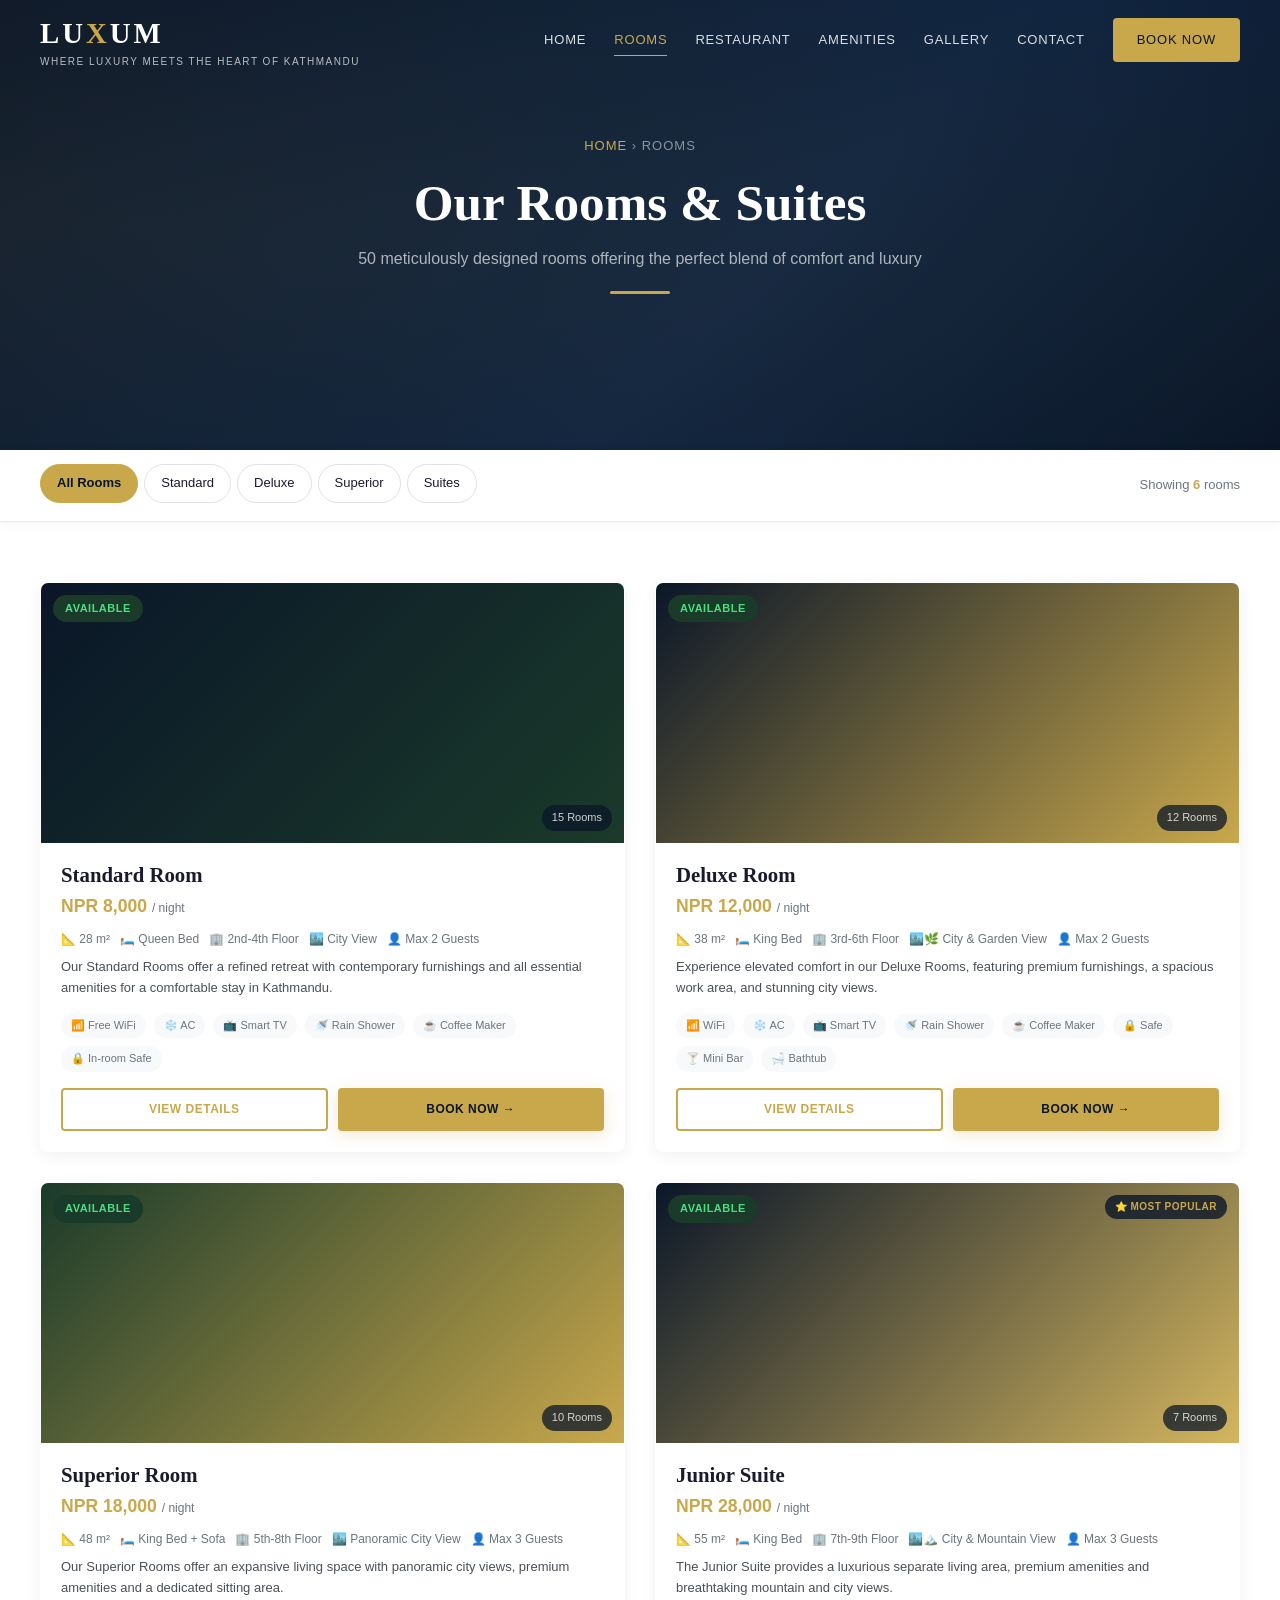
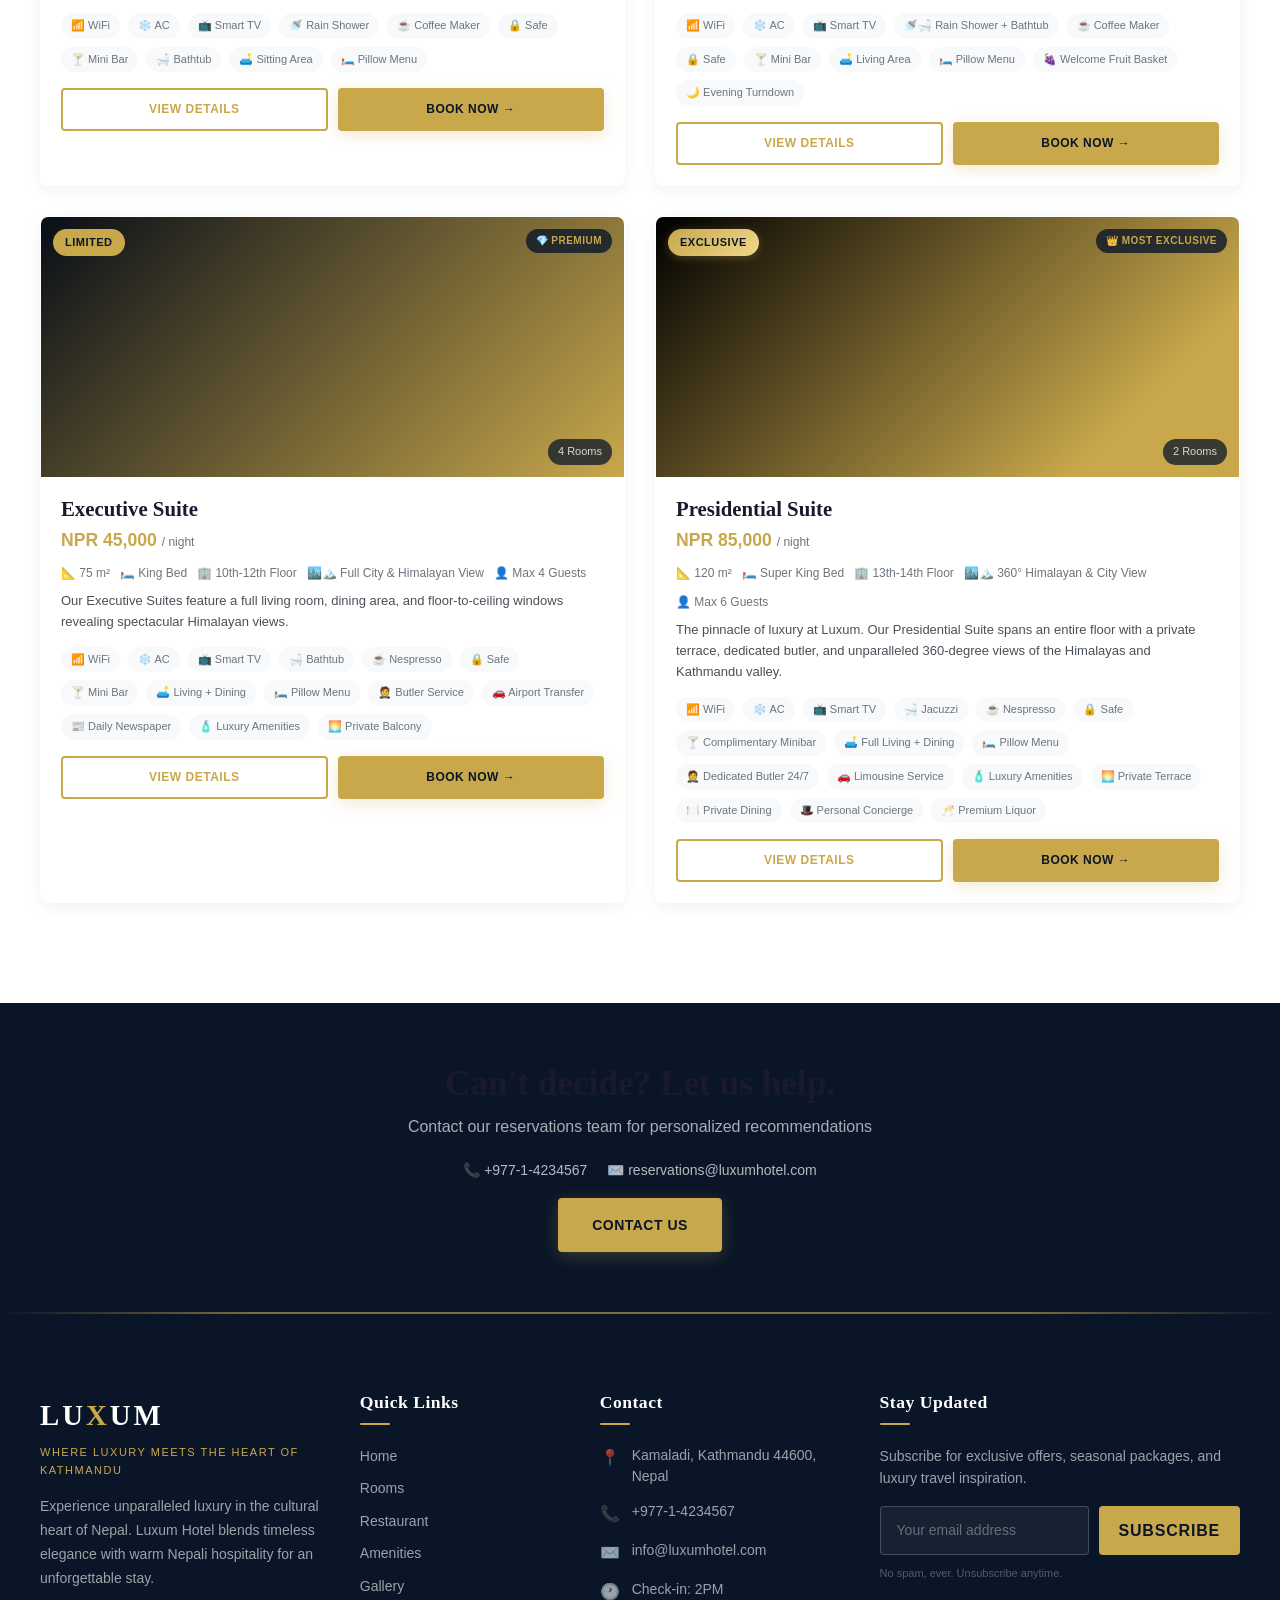
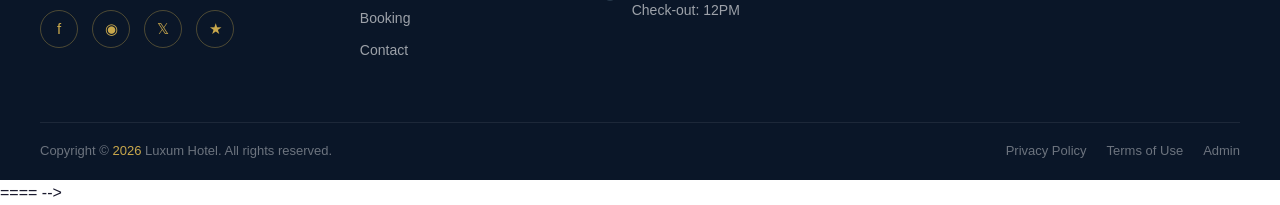
<file: rooms.html>
<!DOCTYPE html>
<html lang="en">
<head>
    <meta charset="UTF-8">
    <meta name="viewport" content="width=device-width, initial-scale=1.0">
    <title>Rooms & Suites — Luxum Hotel</title>
    <link rel="stylesheet" href="css/style.css">

    <!-- ========== NAVBAR CSS (from navbar.html) ========== -->
    <style>
        :root {
            --nav-height: 80px;
            --nav-height-scrolled: 68px;
        }

        .luxum-navbar {
            position: fixed;
            top: 0;
            left: 0;
            width: 100%;
            z-index: 1000;
            height: var(--nav-height);
            transition: all 0.4s cubic-bezier(0.4, 0, 0.2, 1);
            background: transparent;
            padding: 0;
        }

        .luxum-navbar.scrolled {
            height: var(--nav-height-scrolled);
            background: rgba(10, 22, 40, 0.85);
            backdrop-filter: blur(16px);
            -webkit-backdrop-filter: blur(16px);
            box-shadow: 0 4px 30px rgba(0, 0, 0, 0.25);
            border-bottom: 1px solid rgba(201, 168, 76, 0.15);
        }

        .luxum-navbar.hidden {
            transform: translateY(-100%);
        }

        .nav-inner {
            display: flex;
            align-items: center;
            justify-content: space-between;
            height: 100%;
            max-width: 1200px;
            margin: 0 auto;
            padding: 0 20px;
        }

        @media (min-width: 768px) { .nav-inner { padding: 0 30px; } }
        @media (min-width: 1024px) { .nav-inner { padding: 0 40px; } }
        @media (min-width: 1200px) { .nav-inner { padding: 0; } }

        .nav-logo-wrap { position: relative; z-index: 1001; }
        .nav-logo {
            font-family: 'Playfair Display', Georgia, 'Times New Roman', serif;
            font-size: 1.8rem;
            font-weight: 700;
            letter-spacing: 3px;
            color: #ffffff;
            text-decoration: none;
            transition: color 0.3s ease;
        }
        .nav-logo .gold-x { color: #c9a84c; }
        .nav-tagline {
            font-family: 'Inter', sans-serif;
            font-size: 10px;
            font-weight: 400;
            letter-spacing: 1.5px;
            text-transform: uppercase;
            color: rgba(255, 255, 255, 0.7);
            margin-top: -2px;
            white-space: nowrap;
            transition: opacity 0.3s ease;
        }
        .scrolled .nav-tagline { opacity: 0.8; }
        @media (max-width: 767px) { .nav-tagline { display: none; } .nav-logo { font-size: 1.5rem; letter-spacing: 2px; } }

        .nav-links { display: flex; align-items: center; gap: 28px; }
        .nav-links a {
            font-family: 'Inter', sans-serif;
            font-size: 13px;
            font-weight: 500;
            letter-spacing: 0.8px;
            text-transform: uppercase;
            color: rgba(255, 255, 255, 0.85);
            text-decoration: none;
            position: relative;
            padding: 4px 0;
            transition: color 0.3s ease;
            white-space: nowrap;
        }
        .nav-links a::after {
            content: '';
            position: absolute;
            bottom: -2px;
            left: 0;
            width: 0;
            height: 1.5px;
            background-color: #c9a84c;
            transition: width 0.35s cubic-bezier(0.4, 0, 0.2, 1);
        }
        .nav-links a:hover, .nav-links a.active { color: #c9a84c; }
        .nav-links a:hover::after, .nav-links a.active::after { width: 100%; }

        .nav-cta {
            font-family: 'Inter', sans-serif;
            font-size: 12px;
            font-weight: 600;
            letter-spacing: 1px;
            text-transform: uppercase;
            color: #0a1628 !important;
            background-color: #c9a84c;
            padding: 10px 22px !important;
            border-radius: 4px;
            transition: all 0.35s cubic-bezier(0.4, 0, 0.2, 1) !important;
            border: 2px solid #c9a84c;
        }
        .nav-cta::after { display: none !important; }
        .nav-cta:hover { background-color: #d4b65f !important; color: #0a1628 !important; box-shadow: 0 6px 20px rgba(201, 168, 76, 0.3); transform: translateY(-1px); }

        @media (max-width: 1023px) { .nav-links { display: none; } }

        .nav-hamburger {
            display: flex;
            flex-direction: column;
            justify-content: center;
            align-items: center;
            width: 40px;
            height: 40px;
            cursor: pointer;
            z-index: 1001;
            background: none;
            border: none;
            padding: 4px;
            gap: 6px;
            transition: gap 0.3s ease;
        }
        .nav-hamburger span {
            display: block;
            width: 26px;
            height: 2px;
            background-color: #ffffff;
            border-radius: 2px;
            transition: all 0.4s cubic-bezier(0.4, 0, 0.2, 1);
            transform-origin: center;
        }
        .nav-hamburger.active span:nth-child(1) { transform: rotate(45deg) translate(5px, 5px); }
        .nav-hamburger.active span:nth-child(2) { opacity: 0; transform: scaleX(0); }
        .nav-hamburger.active span:nth-child(3) { transform: rotate(-45deg) translate(5px, -5px); }
        @media (min-width: 1024px) { .nav-hamburger { display: none; } }

        .mobile-menu-overlay {
            position: fixed;
            top: 0;
            left: 0;
            width: 100%;
            height: 100vh;
            background: rgba(10, 22, 40, 0.97);
            backdrop-filter: blur(20px);
            -webkit-backdrop-filter: blur(20px);
            z-index: 999;
            display: flex;
            align-items: center;
            justify-content: center;
            opacity: 0;
            visibility: hidden;
            transition: all 0.45s cubic-bezier(0.4, 0, 0.2, 1);
            pointer-events: none;
        }
        .mobile-menu-overlay.open { opacity: 1; visibility: visible; pointer-events: all; }
        .mobile-menu-links { display: flex; flex-direction: column; align-items: center; gap: 28px; text-align: center; }
        .mobile-menu-links a {
            font-family: 'Playfair Display', Georgia, serif;
            font-size: 2rem;
            font-weight: 600;
            color: #ffffff;
            text-decoration: none;
            letter-spacing: 1px;
            transition: all 0.35s ease;
            opacity: 0;
            transform: translateY(20px);
        }
        .mobile-menu-overlay.open .mobile-menu-links a { opacity: 1; transform: translateY(0); }
        .mobile-menu-overlay.open .mobile-menu-links a:nth-child(1) { transition-delay: 0.08s; }
        .mobile-menu-overlay.open .mobile-menu-links a:nth-child(2) { transition-delay: 0.14s; }
        .mobile-menu-overlay.open .mobile-menu-links a:nth-child(3) { transition-delay: 0.20s; }
        .mobile-menu-overlay.open .mobile-menu-links a:nth-child(4) { transition-delay: 0.26s; }
        .mobile-menu-overlay.open .mobile-menu-links a:nth-child(5) { transition-delay: 0.32s; }
        .mobile-menu-overlay.open .mobile-menu-links a:nth-child(6) { transition-delay: 0.38s; }
        .mobile-menu-overlay.open .mobile-menu-links a:nth-child(7) { transition-delay: 0.44s; }
        .mobile-menu-links a:hover { color: #c9a84c; }
        .mobile-menu-cta {
            margin-top: 8px;
            font-family: 'Inter', sans-serif !important;
            font-size: 1rem !important;
            font-weight: 600 !important;
            text-transform: uppercase;
            letter-spacing: 2px !important;
            color: #0a1628 !important;
            background-color: #c9a84c;
            padding: 14px 36px !important;
            border-radius: 4px;
        }
        .mobile-menu-cta:hover { background-color: #d4b65f !important; color: #0a1628 !important; }
        @media (min-width: 1024px) { .mobile-menu-overlay { display: none; } }
    </style>

    <!-- ========== FOOTER CSS (from footer.html) ========== -->
    <style>
        .luxum-footer { background-color: #0a1628; color: rgba(255,255,255,0.8); font-family: 'Inter', sans-serif; position: relative; overflow: hidden; }
        .luxum-footer::before { content: ''; position: absolute; top: 0; left: 0; width: 100%; height: 2px; background: linear-gradient(90deg, transparent 0%, #c9a84c 20%, #c9a84c 80%, transparent 100%); opacity: 0.6; }
        .footer-grid { display: grid; grid-template-columns: 1fr; gap: 40px; max-width: 1200px; margin: 0 auto; padding: 60px 20px 40px; }
        @media (min-width: 768px) { .footer-grid { grid-template-columns: 1fr 1fr; padding: 70px 30px 50px; } }
        @media (min-width: 1024px) { .footer-grid { grid-template-columns: 1.4fr 1fr 1.2fr 1.3fr; padding: 80px 40px 60px; } }
        @media (min-width: 1200px) { .footer-grid { padding: 80px 0 60px; } }
        .footer-brand .footer-logo { font-family: 'Playfair Display', Georgia, serif; font-size: 1.8rem; font-weight: 700; letter-spacing: 3px; color: #ffffff; margin-bottom: 6px; display: inline-block; }
        .footer-brand .footer-logo .gold-x { color: #c9a84c; }
        .footer-brand .footer-tagline { font-size: 11px; font-weight: 400; letter-spacing: 1.5px; text-transform: uppercase; color: #c9a84c; margin-bottom: 16px; }
        .footer-brand .footer-desc { font-size: 14px; line-height: 1.7; color: rgba(255,255,255,0.6); margin-bottom: 20px; max-width: 280px; }
        .footer-socials { display: flex; gap: 14px; }
        .footer-socials a { display: flex; align-items: center; justify-content: center; width: 38px; height: 38px; border-radius: 50%; border: 1px solid rgba(201,168,76,0.35); color: #c9a84c; transition: all 0.35s ease; font-size: 15px; text-decoration: none; }
        .footer-socials a:hover { background-color: #c9a84c; color: #0a1628; border-color: #c9a84c; transform: translateY(-3px); box-shadow: 0 6px 18px rgba(201,168,76,0.25); }
        .footer-heading { font-family: 'Playfair Display', Georgia, serif; font-size: 1.1rem; font-weight: 600; color: #ffffff; margin-bottom: 20px; letter-spacing: 0.5px; position: relative; padding-bottom: 12px; }
        .footer-heading::after { content: ''; position: absolute; bottom: 0; left: 0; width: 30px; height: 2px; background-color: #c9a84c; border-radius: 1px; }
        .footer-links { display: flex; flex-direction: column; gap: 10px; }
        .footer-links a { font-size: 14px; color: rgba(255,255,255,0.6); text-decoration: none; transition: all 0.3s ease; padding-left: 0; position: relative; }
        .footer-links a::before { content: '›'; position: absolute; left: -14px; opacity: 0; color: #c9a84c; transition: all 0.3s ease; }
        .footer-links a:hover { color: #c9a84c; padding-left: 10px; }
        .footer-links a:hover::before { opacity: 1; left: -8px; }
        .footer-contact-item { display: flex; gap: 12px; margin-bottom: 14px; font-size: 14px; color: rgba(255,255,255,0.6); line-height: 1.5; align-items: flex-start; }
        .footer-contact-item .contact-icon { flex-shrink: 0; font-size: 16px; margin-top: 1px; }
        .footer-contact-item a { color: rgba(255,255,255,0.6); text-decoration: none; transition: color 0.3s ease; }
        .footer-contact-item a:hover { color: #c9a84c; }
        .newsletter-text { font-size: 14px; color: rgba(255,255,255,0.6); margin-bottom: 16px; line-height: 1.6; }
        .newsletter-form { display: flex; flex-direction: column; gap: 10px; }
        @media (min-width: 400px) { .newsletter-form { flex-direction: row; } }
        .newsletter-form input { flex: 1; padding: 12px 16px; border-radius: 4px; border: 1px solid rgba(255,255,255,0.2); background: rgba(255,255,255,0.05); color: #fff; font-size: 14px; outline: none; transition: all 0.3s ease; min-width: 0; }
        .newsletter-form input::placeholder { color: rgba(255,255,255,0.35); }
        .newsletter-form input:focus { border-color: #c9a84c; background: rgba(255,255,255,0.08); box-shadow: 0 0 0 3px rgba(201,168,76,0.08); }
        .newsletter-form button { padding: 12px 20px; background-color: #c9a84c; color: #0a1628; border: none; border-radius: 4px; font-weight: 600; letter-spacing: 0.8px; text-transform: uppercase; cursor: pointer; transition: all 0.35s ease; white-space: nowrap; }
        .newsletter-form button:hover { background-color: #d4b65f; box-shadow: 0 4px 16px rgba(201,168,76,0.3); }
        .newsletter-spam-note { font-size: 11px; color: rgba(255,255,255,0.3); margin-top: 10px; }
        .footer-bottom { border-top: 1px solid rgba(255,255,255,0.08); padding: 18px 20px; max-width: 1200px; margin: 0 auto; display: flex; flex-direction: column; align-items: center; gap: 8px; font-size: 13px; color: rgba(255,255,255,0.4); }
        @media (min-width: 768px) { .footer-bottom { flex-direction: row; justify-content: space-between; padding: 18px 30px; } }
        @media (min-width: 1024px) { .footer-bottom { padding: 18px 40px; } }
        @media (min-width: 1200px) { .footer-bottom { padding: 18px 0; } }
        .footer-bottom-links { display: flex; gap: 20px; }
        .footer-bottom-links a { color: rgba(255,255,255,0.4); text-decoration: none; transition: color 0.3s ease; }
        .footer-bottom-links a:hover { color: #c9a84c; }
        .footer-bottom .copyright span { color: #c9a84c; }
        @media (max-width: 767px) {
            .footer-grid { text-align: center; }
            .footer-brand .footer-desc { margin-left: auto; margin-right: auto; }
            .footer-socials { justify-content: center; }
            .footer-heading::after { left: 50%; transform: translateX(-50%); }
            .footer-links a { padding-left: 0; }
            .footer-links a::before { display: none; }
            .footer-links a:hover { padding-left: 0; }
            .footer-contact-item { justify-content: center; }
            .footer-bottom { text-align: center; }
        }
    </style>

    <!-- ========== PAGE SPECIFIC STYLES ========== -->
    <style>
        /* Hero */
        .rooms-hero {
            height: 50vh;
            min-height: 350px;
            background: linear-gradient(135deg, #0a1628 0%, #0f2440 60%, #0a1628 100%);
            display: flex;
            align-items: center;
            justify-content: center;
            text-align: center;
            position: relative;
            overflow: hidden;
        }
        .rooms-hero::before {
            content: '';
            position: absolute;
            top: -50%;
            left: -50%;
            width: 200%;
            height: 200%;
            background: radial-gradient(ellipse at 30% 50%, rgba(201,168,76,0.08) 0%, transparent 60%);
            animation: heroGlow 8s ease-in-out infinite alternate;
        }
        @keyframes heroGlow {
            0% { transform: translate(0, 0); }
            100% { transform: translate(20px, -20px); }
        }
        .rooms-hero-content { position: relative; z-index: 1; max-width: 700px; padding: 0 20px; }
        .breadcrumb { font-size: 13px; color: rgba(255,255,255,0.5); letter-spacing: 1px; text-transform: uppercase; margin-bottom: 16px; }
        .breadcrumb a { color: #c9a84c; text-decoration: none; }
        .rooms-hero-content h1 { font-family: 'Playfair Display', Georgia, serif; font-size: 2.5rem; color: #fff; margin-bottom: 12px; }
        .rooms-hero-content p { color: rgba(255,255,255,0.65); font-size: 1rem; line-height: 1.6; }
        @media (min-width: 768px) { .rooms-hero-content h1 { font-size: 3.2rem; } }

        /* Filter Bar */
        .filter-bar {
            position: sticky;
            top: var(--nav-height-scrolled, 68px);
            z-index: 98;
            background: #ffffff;
            border-bottom: 1px solid #e9ecef;
            box-shadow: 0 2px 12px rgba(0,0,0,0.04);
            transition: top 0.4s ease;
        }
        .filter-inner {
            max-width: 1200px;
            margin: 0 auto;
            padding: 14px 20px;
            display: flex;
            flex-wrap: wrap;
            gap: 10px;
            align-items: center;
            justify-content: space-between;
        }
        @media (min-width: 768px) { .filter-inner { padding: 14px 30px; } }
        @media (min-width: 1024px) { .filter-inner { padding: 14px 40px; } }
        @media (min-width: 1200px) { .filter-inner { padding: 14px 0; } }
        .filter-group {
            display: flex;
            flex-wrap: nowrap;
            gap: 6px;
            overflow-x: auto;
            scrollbar-width: none;
            -ms-overflow-style: none;
            padding-bottom: 4px;
        }
        .filter-group::-webkit-scrollbar { display: none; }
        .filter-btn {
            padding: 8px 16px;
            border: 1px solid #dee2e6;
            background: #fff;
            border-radius: 50px;
            font-size: 13px;
            font-weight: 500;
            cursor: pointer;
            white-space: nowrap;
            transition: all 0.3s ease;
            color: #1a1a2e;
            font-family: 'Inter', sans-serif;
        }
        .filter-btn:hover { border-color: #c9a84c; color: #c9a84c; }
        .filter-btn.active { background: #c9a84c; color: #0a1628; border-color: #c9a84c; font-weight: 600; }
        .filter-results { font-size: 13px; color: #6c757d; white-space: nowrap; }
        .filter-results span { font-weight: 700; color: #c9a84c; }

        /* Rooms Grid */
        .rooms-grid-section {
            padding: 50px 20px 80px;
            max-width: 1200px;
            margin: 0 auto;
        }
        @media (min-width: 768px) { .rooms-grid-section { padding: 60px 30px 100px; } }
        @media (min-width: 1024px) { .rooms-grid-section { padding: 60px 40px 100px; } }
        @media (min-width: 1200px) { .rooms-grid-section { padding: 60px 0 100px; } }
        .rooms-grid {
            display: grid;
            grid-template-columns: 1fr;
            gap: 30px;
        }
        @media (min-width: 768px) {
            .rooms-grid { grid-template-columns: repeat(2, 1fr); }
        }
        /* Room Card */
        .room-card {
            background: #ffffff;
            border-radius: 8px;
            overflow: hidden;
            box-shadow: 0 4px 16px rgba(0,0,0,0.06);
            transition: all 0.35s cubic-bezier(0.4,0,0.2,1);
            border: 1px solid transparent;
            opacity: 0;
            transform: translateY(20px);
            animation: cardFadeIn 0.5s ease forwards;
        }
        .room-card:hover {
            transform: translateY(-6px);
            box-shadow: 0 12px 30px rgba(0,0,0,0.12);
            border-color: #c9a84c;
        }
        @keyframes cardFadeIn {
            to { opacity: 1; transform: translateY(0); }
        }
        .room-card:nth-child(1) { animation-delay: 0.05s; }
        .room-card:nth-child(2) { animation-delay: 0.1s; }
        .room-card:nth-child(3) { animation-delay: 0.15s; }
        .room-card:nth-child(4) { animation-delay: 0.2s; }
        .room-card:nth-child(5) { animation-delay: 0.25s; }
        .room-card:nth-child(6) { animation-delay: 0.3s; }

        .room-card-image {
            width: 100%;
            height: 220px;
            position: relative;
            overflow: hidden;
        }
        @media (min-width: 480px) { .room-card-image { height: 260px; } }
        .room-card-badge {
            position: absolute;
            top: 12px;
            left: 12px;
            padding: 5px 12px;
            border-radius: 50px;
            font-size: 11px;
            font-weight: 700;
            letter-spacing: 0.5px;
            text-transform: uppercase;
            z-index: 2;
        }
        .badge-available { background: #1a3a2a; color: #4ade80; }
        .badge-limited { background: #c9a84c; color: #0a1628; }
        .badge-exclusive { background: linear-gradient(135deg, #c9a84c, #f0d78c); color: #0a1628; box-shadow: 0 2px 8px rgba(201,168,76,0.3); }
        .room-tag {
            position: absolute;
            top: 12px;
            right: 12px;
            background: rgba(10,22,40,0.8);
            color: #c9a84c;
            padding: 4px 10px;
            border-radius: 50px;
            font-size: 10px;
            font-weight: 700;
            letter-spacing: 0.5px;
            z-index: 2;
        }
        .room-count {
            position: absolute;
            bottom: 12px;
            right: 12px;
            background: rgba(10,22,40,0.75);
            color: rgba(255,255,255,0.8);
            padding: 4px 10px;
            border-radius: 50px;
            font-size: 11px;
            z-index: 2;
        }
        .room-card-body { padding: 20px; }
        .room-card-body h3 { font-family: 'Playfair Display', Georgia, serif; font-size: 1.3rem; margin-bottom: 4px; }
        .room-card-price { font-size: 1.1rem; font-weight: 700; color: #c9a84c; margin-bottom: 10px; }
        .room-card-price span { font-size: 0.75rem; font-weight: 400; color: #6c757d; }
        .room-card-details { display: flex; flex-wrap: wrap; gap: 10px; font-size: 12px; color: #6c757d; margin-bottom: 8px; }
        .room-card-details span { display: flex; align-items: center; gap: 4px; }
        .room-card-desc { font-size: 13px; color: #495057; line-height: 1.6; margin-bottom: 14px; }
        .room-card-amenities { display: flex; flex-wrap: wrap; gap: 8px; margin-bottom: 16px; }
        .room-card-amenities span { font-size: 11px; color: #6c757d; background: #f8f9fa; padding: 4px 10px; border-radius: 50px; }
        .room-card-buttons { display: flex; gap: 10px; flex-wrap: wrap; }
        .room-card-buttons .btn-primary,
        .room-card-buttons .btn-secondary { flex: 1; min-width: 120px; text-align: center; font-size: 12px; padding: 10px 16px; }

        /* Modal */
        .modal-overlay {
            position: fixed;
            top: 0; left: 0; width: 100%; height: 100%;
            background: rgba(10,22,40,0.9);
            backdrop-filter: blur(8px);
            z-index: 2000;
            display: flex;
            align-items: center;
            justify-content: center;
            opacity: 0;
            visibility: hidden;
            transition: all 0.35s ease;
            padding: 20px;
        }
        .modal-overlay.open { opacity: 1; visibility: visible; }
        .modal-content {
            background: #ffffff;
            border-radius: 12px;
            max-width: 700px;
            width: 100%;
            max-height: 85vh;
            overflow-y: auto;
            transform: translateY(30px);
            transition: transform 0.35s ease;
        }
        .modal-overlay.open .modal-content { transform: translateY(0); }
        .modal-image {
            width: 100%;
            height: 200px;
            border-radius: 12px 12px 0 0;
            position: relative;
        }
        @media (min-width: 480px) { .modal-image { height: 280px; } }
        .modal-body { padding: 24px; }
        .modal-body h2 { font-family: 'Playfair Display', Georgia, serif; font-size: 1.6rem; margin-bottom: 4px; }
        .modal-body .modal-price { font-size: 1.2rem; font-weight: 700; color: #c9a84c; margin-bottom: 12px; }
        .modal-specs-table { width: 100%; border-collapse: collapse; margin: 16px 0; font-size: 13px; }
        .modal-specs-table td { padding: 8px 10px; border-bottom: 1px solid #e9ecef; }
        .modal-specs-table td:first-child { font-weight: 600; color: #1a1a2e; width: 120px; }
        .modal-pricing { display: grid; grid-template-columns: repeat(3, 1fr); gap: 12px; margin: 16px 0; text-align: center; }
        .modal-pricing div { padding: 14px 8px; background: #f8f9fa; border-radius: 8px; }
        .modal-pricing div strong { display: block; color: #c9a84c; font-size: 1.1rem; }
        .modal-pricing div small { color: #6c757d; font-size: 11px; }
        .modal-buttons { display: flex; gap: 12px; margin-top: 20px; flex-wrap: wrap; }
        .modal-buttons button { flex: 1; min-width: 140px; }

        @media (max-width: 480px) {
            .modal-content { max-height: 90vh; border-radius: 12px 12px 0 0; }
            .modal-pricing { grid-template-columns: 1fr; }
        }
        /* Booking CTA */
        .booking-cta-section {
            background: #0a1628;
            color: #ffffff;
            text-align: center;
            padding: 60px 20px;
        }
        .booking-cta-section h2 { font-family: 'Playfair Display', Georgia, serif; font-size: 1.8rem; margin-bottom: 8px; }
        .booking-cta-section p { color: rgba(255,255,255,0.65); margin-bottom: 20px; }
        .booking-cta-section .contact-info { display: flex; flex-wrap: wrap; justify-content: center; gap: 20px; margin-bottom: 16px; font-size: 14px; color: rgba(255,255,255,0.7); }
        @media (min-width: 768px) { .booking-cta-section h2 { font-size: 2.2rem; } }

        body.no-scroll { overflow: hidden; }
    </style>
</head>
<body>

    <!-- ========== NAVBAR ========== -->
    <nav class="luxum-navbar scrolled" id="luxumNavbar">
        <div class="nav-inner">
            <div class="nav-logo-wrap">
                <a href="index.html" class="nav-logo">LU<span class="gold-x">X</span>UM</a>
                <p class="nav-tagline">Where Luxury Meets the Heart of Kathmandu</p>
            </div>
            <div class="nav-links">
                <a href="index.html">Home</a>
                <a href="rooms.html" class="active">Rooms</a>
                <a href="restaurant.html">Restaurant</a>
                <a href="amenities.html">Amenities</a>
                <a href="#gallery">Gallery</a>
                <a href="#contact">Contact</a>
                <a href="booking.html" class="nav-cta">Book Now</a>
            </div>
            <button class="nav-hamburger" id="navHamburger" aria-label="Toggle menu">
                <span></span><span></span><span></span>
            </button>
        </div>
    </nav>
    <div class="mobile-menu-overlay" id="mobileMenuOverlay">
        <div class="mobile-menu-links">
            <a href="index.html">Home</a>
            <a href="rooms.html">Rooms</a>
            <a href="restaurant.html">Restaurant</a>
            <a href="amenities.html">Amenities</a>
            <a href="#gallery">Gallery</a>
            <a href="#contact">Contact</a>
            <a href="booking.html" class="mobile-menu-cta">Book Now</a>
        </div>
    </div>

    <!-- ========== HERO ========== -->
    <section class="rooms-hero">
        <div class="rooms-hero-content">
            <div class="breadcrumb"><a href="index.html">Home</a> › Rooms</div>
            <h1>Our Rooms & Suites</h1>
            <p>50 meticulously designed rooms offering the perfect blend of comfort and luxury</p>
            <hr style="width:60px; height:3px; background:#c9a84c; border:none; margin:20px auto; border-radius:2px;">
        </div>
    </section>

    <!-- ========== FILTER BAR ========== -->
    <div class="filter-bar" id="filterBar">
        <div class="filter-inner">
            <div class="filter-group" id="filterCategory">
                <button class="filter-btn active" data-filter="all">All Rooms</button>
                <button class="filter-btn" data-filter="standard">Standard</button>
                <button class="filter-btn" data-filter="deluxe">Deluxe</button>
                <button class="filter-btn" data-filter="superior">Superior</button>
                <button class="filter-btn" data-filter="suite">Suites</button>
            </div>
            <div class="filter-results">Showing <span id="roomCount">6</span> rooms</div>
        </div>
    </div>

    <!-- ========== ROOMS GRID ========== -->
    <div class="rooms-grid-section">
        <div class="rooms-grid" id="roomsGrid">

            <!-- ROOM 1: Standard Room -->
            <div class="room-card" data-category="standard">
                <div class="room-card-image" style="background:linear-gradient(135deg, #0a1628 0%, #1a3a2a 100%);">
                    <span class="room-card-badge badge-available">AVAILABLE</span>
                    <span class="room-count">15 Rooms</span>
                </div>
                <div class="room-card-body">
                    <h3>Standard Room</h3>
                    <div class="room-card-price">NPR 8,000 <span>/ night</span></div>
                    <div class="room-card-details">
                        <span>📐 28 m²</span><span>🛏️ Queen Bed</span><span>🏢 2nd-4th Floor</span>
                        <span>🏙️ City View</span><span>👤 Max 2 Guests</span>
                    </div>
                    <p class="room-card-desc">Our Standard Rooms offer a refined retreat with contemporary furnishings and all essential amenities for a comfortable stay in Kathmandu.</p>
                    <div class="room-card-amenities">
                        <span>📶 Free WiFi</span><span>❄️ AC</span><span>📺 Smart TV</span>
                        <span>🚿 Rain Shower</span><span>☕ Coffee Maker</span><span>🔒 In-room Safe</span>
                    </div>
                    <div class="room-card-buttons">
                        <button class="btn-secondary view-details-btn" data-room="Standard Room">View Details</button>
                        <a href="booking.html?room=Standard%20Room" class="btn-primary">Book Now →</a>
                    </div>
                </div>
            </div>

            <!-- ROOM 2: Deluxe Room -->
            <div class="room-card" data-category="deluxe">
                <div class="room-card-image" style="background:linear-gradient(135deg, #0a1628 0%, #c9a84c 100%);">
                    <span class="room-card-badge badge-available">AVAILABLE</span>
                    <span class="room-count">12 Rooms</span>
                </div>
                <div class="room-card-body">
                    <h3>Deluxe Room</h3>
                    <div class="room-card-price">NPR 12,000 <span>/ night</span></div>
                    <div class="room-card-details">
                        <span>📐 38 m²</span><span>🛏️ King Bed</span><span>🏢 3rd-6th Floor</span>
                        <span>🏙️🌿 City & Garden View</span><span>👤 Max 2 Guests</span>
                    </div>
                    <p class="room-card-desc">Experience elevated comfort in our Deluxe Rooms, featuring premium furnishings, a spacious work area, and stunning city views.</p>
                    <div class="room-card-amenities">
                        <span>📶 WiFi</span><span>❄️ AC</span><span>📺 Smart TV</span>
                        <span>🚿 Rain Shower</span><span>☕ Coffee Maker</span><span>🔒 Safe</span>
                        <span>🍸 Mini Bar</span><span>🛁 Bathtub</span>
                    </div>
                    <div class="room-card-buttons">
                        <button class="btn-secondary view-details-btn" data-room="Deluxe Room">View Details</button>
                        <a href="booking.html?room=Deluxe%20Room" class="btn-primary">Book Now →</a>
                    </div>
                </div>
            </div>
            <!-- ROOM 3: Superior Room -->
            <div class="room-card" data-category="superior">
                <div class="room-card-image" style="background:linear-gradient(135deg, #1a3a2a 0%, #c9a84c 100%);">
                    <span class="room-card-badge badge-available">AVAILABLE</span>
                    <span class="room-count">10 Rooms</span>
                </div>
                <div class="room-card-body">
                    <h3>Superior Room</h3>
                    <div class="room-card-price">NPR 18,000 <span>/ night</span></div>
                    <div class="room-card-details">
                        <span>📐 48 m²</span><span>🛏️ King Bed + Sofa</span><span>🏢 5th-8th Floor</span>
                        <span>🏙️ Panoramic City View</span><span>👤 Max 3 Guests</span>
                    </div>
                    <p class="room-card-desc">Our Superior Rooms offer an expansive living space with panoramic city views, premium amenities and a dedicated sitting area.</p>
                    <div class="room-card-amenities">
                        <span>📶 WiFi</span><span>❄️ AC</span><span>📺 Smart TV</span>
                        <span>🚿 Rain Shower</span><span>☕ Coffee Maker</span><span>🔒 Safe</span>
                        <span>🍸 Mini Bar</span><span>🛁 Bathtub</span><span>🛋️ Sitting Area</span><span>🛏️ Pillow Menu</span>
                    </div>
                    <div class="room-card-buttons">
                        <button class="btn-secondary view-details-btn" data-room="Superior Room">View Details</button>
                        <a href="booking.html?room=Superior%20Room" class="btn-primary">Book Now →</a>
                    </div>
                </div>
            </div>

            <!-- ROOM 4: Junior Suite -->
            <div class="room-card" data-category="suite">
                <div class="room-card-image" style="background:linear-gradient(135deg, #0a1628 0%, #d4b65f 100%);">
                    <span class="room-card-badge badge-available">AVAILABLE</span>
                    <span class="room-tag">⭐ MOST POPULAR</span>
                    <span class="room-count">7 Rooms</span>
                </div>
                <div class="room-card-body">
                    <h3>Junior Suite</h3>
                    <div class="room-card-price">NPR 28,000 <span>/ night</span></div>
                    <div class="room-card-details">
                        <span>📐 55 m²</span><span>🛏️ King Bed</span><span>🏢 7th-9th Floor</span>
                        <span>🏙️🏔️ City & Mountain View</span><span>👤 Max 3 Guests</span>
                    </div>
                    <p class="room-card-desc">The Junior Suite provides a luxurious separate living area, premium amenities and breathtaking mountain and city views.</p>
                    <div class="room-card-amenities">
                        <span>📶 WiFi</span><span>❄️ AC</span><span>📺 Smart TV</span>
                        <span>🚿🛁 Rain Shower + Bathtub</span><span>☕ Coffee Maker</span><span>🔒 Safe</span>
                        <span>🍸 Mini Bar</span><span>🛋️ Living Area</span><span>🛏️ Pillow Menu</span><span>🍇 Welcome Fruit Basket</span><span>🌙 Evening Turndown</span>
                    </div>
                    <div class="room-card-buttons">
                        <button class="btn-secondary view-details-btn" data-room="Junior Suite">View Details</button>
                        <a href="booking.html?room=Junior%20Suite" class="btn-primary">Book Now →</a>
                    </div>
                </div>
            </div>

            <!-- ROOM 5: Executive Suite -->
            <div class="room-card" data-category="suite">
                <div class="room-card-image" style="background:linear-gradient(135deg, #080e18 0%, #c9a84c 100%);">
                    <span class="room-card-badge badge-limited">LIMITED</span>
                    <span class="room-tag">💎 PREMIUM</span>
                    <span class="room-count">4 Rooms</span>
                </div>
                <div class="room-card-body">
                    <h3>Executive Suite</h3>
                    <div class="room-card-price">NPR 45,000 <span>/ night</span></div>
                    <div class="room-card-details">
                        <span>📐 75 m²</span><span>🛏️ King Bed</span><span>🏢 10th-12th Floor</span>
                        <span>🏙️🏔️ Full City & Himalayan View</span><span>👤 Max 4 Guests</span>
                    </div>
                    <p class="room-card-desc">Our Executive Suites feature a full living room, dining area, and floor-to-ceiling windows revealing spectacular Himalayan views.</p>
                    <div class="room-card-amenities">
                        <span>📶 WiFi</span><span>❄️ AC</span><span>📺 Smart TV</span>
                        <span>🛁 Bathtub</span><span>☕ Nespresso</span><span>🔒 Safe</span>
                        <span>🍸 Mini Bar</span><span>🛋️ Living + Dining</span><span>🛏️ Pillow Menu</span>
                        <span>🤵 Butler Service</span><span>🚗 Airport Transfer</span><span>📰 Daily Newspaper</span>
                        <span>🧴 Luxury Amenities</span><span>🌅 Private Balcony</span>
                    </div>
                    <div class="room-card-buttons">
                        <button class="btn-secondary view-details-btn" data-room="Executive Suite">View Details</button>
                        <a href="booking.html?room=Executive%20Suite" class="btn-primary">Book Now →</a>
                    </div>
                </div>
            </div>

            <!-- ROOM 6: Presidential Suite -->
            <div class="room-card" data-category="suite">
                <div class="room-card-image" style="background:linear-gradient(135deg, #000000 0%, #c9a84c 80%);">
                    <span class="room-card-badge badge-exclusive">EXCLUSIVE</span>
                    <span class="room-tag">👑 MOST EXCLUSIVE</span>
                    <span class="room-count">2 Rooms</span>
                </div>
                <div class="room-card-body">
                    <h3>Presidential Suite</h3>
                    <div class="room-card-price">NPR 85,000 <span>/ night</span></div>
                    <div class="room-card-details">
                        <span>📐 120 m²</span><span>🛏️ Super King Bed</span><span>🏢 13th-14th Floor</span>
                        <span>🏙️🏔️ 360° Himalayan & City View</span><span>👤 Max 6 Guests</span>
                    </div>
                    <p class="room-card-desc">The pinnacle of luxury at Luxum. Our Presidential Suite spans an entire floor with a private terrace, dedicated butler, and unparalleled 360-degree views of the Himalayas and Kathmandu valley.</p>
                    <div class="room-card-amenities">
                        <span>📶 WiFi</span><span>❄️ AC</span><span>📺 Smart TV</span>
                        <span>🛁 Jacuzzi</span><span>☕ Nespresso</span><span>🔒 Safe</span>
                        <span>🍸 Complimentary Minibar</span><span>🛋️ Full Living + Dining</span><span>🛏️ Pillow Menu</span>
                        <span>🤵 Dedicated Butler 24/7</span><span>🚗 Limousine Service</span><span>🧴 Luxury Amenities</span>
                        <span>🌅 Private Terrace</span><span>🍽️ Private Dining</span><span>🎩 Personal Concierge</span>
                        <span>🥂 Premium Liquor</span>
                    </div>
                    <div class="room-card-buttons">
                        <button class="btn-secondary view-details-btn" data-room="Presidential Suite">View Details</button>
                        <a href="booking.html?room=Presidential%20Suite" class="btn-primary">Book Now →</a>
                    </div>
                </div>
            </div>

        </div>
    </div>

    <!-- ========== BOOKING CTA ========== -->
    <section class="booking-cta-section">
        <div class="container">
            <h2>Can't decide? Let us help.</h2>
            <p>Contact our reservations team for personalized recommendations</p>
            <div class="contact-info">
                <span>📞 +977-1-4234567</span>
                <span>✉️ reservations@luxumhotel.com</span>
            </div>
            <a href="#contact" class="btn-primary">Contact Us</a>
        </div>
    </section>

    <!-- ========== FOOTER ========== -->
    <footer class="luxum-footer">
        <div class="footer-grid">
            <div class="footer-brand">
                <div class="footer-logo">LU<span class="gold-x">X</span>UM</div>
                <p class="footer-tagline">Where Luxury Meets the Heart of Kathmandu</p>
                <p class="footer-desc">Experience unparalleled luxury in the cultural heart of Nepal. Luxum Hotel blends timeless elegance with warm Nepali hospitality for an unforgettable stay.</p>
                <div class="footer-socials">
                    <a href="#" aria-label="Facebook">f</a>
                    <a href="#" aria-label="Instagram">◉</a>
                    <a href="#" aria-label="Twitter">𝕏</a>
                    <a href="#" aria-label="TripAdvisor">★</a>
                </div>
            </div>
            <div>
                <h4 class="footer-heading">Quick Links</h4>
                <div class="footer-links">
                    <a href="index.html">Home</a>
                    <a href="rooms.html">Rooms</a>
                    <a href="restaurant.html">Restaurant</a>
                    <a href="amenities.html">Amenities</a>
                    <a href="#gallery">Gallery</a>
                    <a href="booking.html">Booking</a>
                    <a href="#contact">Contact</a>
                </div>
            </div>
            <div>
                <h4 class="footer-heading">Contact</h4>
                <div class="footer-contact-item"><span class="contact-icon">📍</span><span>Kamaladi, Kathmandu 44600, Nepal</span></div>
                <div class="footer-contact-item"><span class="contact-icon">📞</span><a href="tel:+97714234567">+977-1-4234567</a></div>
                <div class="footer-contact-item"><span class="contact-icon">✉️</span><a href="mailto:info@luxumhotel.com">info@luxumhotel.com</a></div>
                <div class="footer-contact-item"><span class="contact-icon">🕐</span><span>Check-in: 2PM<br>Check-out: 12PM</span></div>
            </div>
            <div>
                <h4 class="footer-heading">Stay Updated</h4>
                <p class="newsletter-text">Subscribe for exclusive offers, seasonal packages, and luxury travel inspiration.</p>
                <form class="newsletter-form" onsubmit="event.preventDefault(); alert('Thank you for subscribing!');">
                    <input type="email" placeholder="Your email address" required>
                    <button type="submit">Subscribe</button>
                </form>
                <p class="newsletter-spam-note">No spam, ever. Unsubscribe anytime.</p>
            </div>
        </div>
        <div class="footer-bottom">
            <div class="copyright">Copyright &copy; <span>2026</span> Luxum Hotel. All rights reserved.</div>
            <div class="footer-bottom-links">
                <a href="#">Privacy Policy</a>
                <a href="#">Terms of Use</a>
                <a href="#">Admin</a>
            </div>
        </div>
    </footer>

 ==== -->    <!-- ========== ROOM DETAIL MODAL ========== -->
    <div class="modal-overlay" id="roomModal">
        <div class="modal-content" id="modalContent">
            <!-- Populated by JS -->
        </div>
    </div>

    <!-- ========== SCRIPTS ========== -->
    <script src="js/supabase-config.js"></script>
    <script>
        // ========== NAVBAR JS ==========
        (function() {
            const navbar = document.getElementById('luxumNavbar');
            const hamburger = document.getElementById('navHamburger');
            const mobileMenu = document.getElementById('mobileMenuOverlay');
            const mobileLinks = mobileMenu.querySelectorAll('a');
            let lastScrollY = window.scrollY;
            let ticking = false;

            function updateNavOnScroll() {
                const currentScrollY = window.scrollY;
                if (currentScrollY > 50) {
                    navbar.classList.add('scrolled');
                } else {
                    navbar.classList.remove('scrolled');
                }
                if (!mobileMenu.classList.contains('open')) {
                    if (currentScrollY > lastScrollY && currentScrollY > 300) {
                        navbar.classList.add('hidden');
                    } else {
                        navbar.classList.remove('hidden');
                    }
                }
                lastScrollY = currentScrollY;
                ticking = false;
            }
            window.addEventListener('scroll', () => {
                if (!ticking) { requestAnimationFrame(updateNavOnScroll); ticking = true; }
            });
            function openMenu() { mobileMenu.classList.add('open'); hamburger.classList.add('active'); document.body.style.overflow = 'hidden'; }
            function closeMenu() { mobileMenu.classList.remove('open'); hamburger.classList.remove('active'); document.body.style.overflow = ''; }
            hamburger.addEventListener('click', () => { mobileMenu.classList.contains('open') ? closeMenu() : openMenu(); });
            mobileLinks.forEach(link => link.addEventListener('click', closeMenu));
        })();

        // ========== ROOM DATA ==========
        const roomData = {
            'Standard Room': {
                badge: 'AVAILABLE', badgeClass: 'badge-available', count: '15 Rooms',
                price: 'NPR 8,000', size: '28 m²', bed: 'Queen Bed', floor: '2nd - 4th Floor',
                view: 'City View', guests: '2', desc: 'Our Standard Rooms offer a refined retreat with contemporary furnishings and all essential amenities for a comfortable stay in Kathmandu.',
                amenities: ['📶 Free WiFi', '❄️ AC', '📺 Smart TV', '🚿 Rain Shower', '☕ Coffee Maker', '🔒 In-room Safe'],
                gradient: 'linear-gradient(135deg, #0a1628 0%, #1a3a2a 100%)'
            },
            'Deluxe Room': {
                badge: 'AVAILABLE', badgeClass: 'badge-available', count: '12 Rooms',
                price: 'NPR 12,000', size: '38 m²', bed: 'King Bed', floor: '3rd - 6th Floor',
                view: 'City & Garden View', guests: '2', desc: 'Experience elevated comfort in our Deluxe Rooms, featuring premium furnishings, a spacious work area, and stunning city views.',
                amenities: ['📶 WiFi', '❄️ AC', '📺 Smart TV', '🚿 Rain Shower', '☕ Coffee Maker', '🔒 Safe', '🍸 Mini Bar', '🛁 Bathtub'],
                gradient: 'linear-gradient(135deg, #0a1628 0%, #c9a84c 100%)'
            },
            'Superior Room': {
                badge: 'AVAILABLE', badgeClass: 'badge-available', count: '10 Rooms',
                price: 'NPR 18,000', size: '48 m²', bed: 'King Bed + Sofa', floor: '5th - 8th Floor',
                view: 'Panoramic City View', guests: '3', desc: 'Our Superior Rooms offer an expansive living space with panoramic city views, premium amenities and a dedicated sitting area.',
                amenities: ['📶 WiFi', '❄️ AC', '📺 Smart TV', '🚿 Rain Shower', '☕ Coffee Maker', '🔒 Safe', '🍸 Mini Bar', '🛁 Bathtub', '🛋️ Sitting Area', '🛏️ Pillow Menu'],
                gradient: 'linear-gradient(135deg, #1a3a2a 0%, #c9a84c 100%)'
            },
            'Junior Suite': {
                badge: 'AVAILABLE', badgeClass: 'badge-available', count: '7 Rooms', tag: '⭐ MOST POPULAR',
                price: 'NPR 28,000', size: '55 m²', bed: 'King Bed', floor: '7th - 9th Floor',
                view: 'City & Mountain View', guests: '3', desc: 'The Junior Suite provides a luxurious separate living area, premium amenities and breathtaking mountain and city views.',
                amenities: ['📶 WiFi', '❄️ AC', '📺 Smart TV', '🚿🛁 Rain Shower + Bathtub', '☕ Coffee Maker', '🔒 Safe', '🍸 Mini Bar', '🛋️ Living Area', '🛏️ Pillow Menu', '🍇 Welcome Fruit Basket', '🌙 Evening Turndown Service'],
                gradient: 'linear-gradient(135deg, #0a1628 0%, #d4b65f 100%)'
            },
            'Executive Suite': {
                badge: 'LIMITED', badgeClass: 'badge-limited', count: '4 Rooms', tag: '💎 PREMIUM',
                price: 'NPR 45,000', size: '75 m²', bed: 'King Bed', floor: '10th - 12th Floor',
                view: 'Full City & Himalayan View', guests: '4', desc: 'Our Executive Suites feature a full living room, dining area, and floor-to-ceiling windows revealing spectacular Himalayan views.',
                amenities: ['📶 WiFi', '❄️ AC', '📺 Smart TV', '🛁 Bathtub', '☕ Nespresso Machine', '🔒 Safe', '🍸 Mini Bar', '🛋️ Living + Dining', '🛏️ Pillow Menu', '🤵 Butler Service', '🚗 Airport Transfer', '📰 Daily Newspaper', '🧴 Luxury Bathroom Amenities', '🌅 Private Balcony'],
                gradient: 'linear-gradient(135deg, #080e18 0%, #c9a84c 100%)'
            },
            'Presidential Suite': {
                badge: 'EXCLUSIVE', badgeClass: 'badge-exclusive', count: '2 Rooms', tag: '👑 MOST EXCLUSIVE',
                price: 'NPR 85,000', size: '120 m²', bed: 'Super King Bed', floor: '13th - 14th Floor (Top Floors)',
                view: '360° Himalayan & City View', guests: '6', desc: 'The pinnacle of luxury at Luxum. Our Presidential Suite spans an entire floor with a private terrace, dedicated butler, and unparalleled 360-degree views of the Himalayas and Kathmandu valley.',
                amenities: ['📶 WiFi', '❄️ AC', '📺 Smart TV', '🛁 Jacuzzi', '☕ Nespresso Machine', '🔒 Safe', '🍸 Complimentary Minibar', '🛋️ Full Living + Dining', '🛏️ Pillow Menu', '🤵 Dedicated Butler 24/7', '🚗 Limousine Service', '🧴 Luxury Amenities', '🌅 Private Terrace', '🍽️ Private Dining', '🎩 Personal Concierge', '🥂 Premium Liquor Selection'],
                gradient: 'linear-gradient(135deg, #000000 0%, #c9a84c 80%)'
            }
        };

        // ========== FILTERING ==========
        const filterButtons = document.querySelectorAll('#filterCategory .filter-btn');
        const roomCards = document.querySelectorAll('#roomsGrid .room-card');
        const roomCountSpan = document.getElementById('roomCount');

        filterButtons.forEach(btn => {
            btn.addEventListener('click', () => {
                filterButtons.forEach(b => b.classList.remove('active'));
                btn.classList.add('active');
                const filter = btn.getAttribute('data-filter');
                let visibleCount = 0;
                roomCards.forEach(card => {
                    const category = card.getAttribute('data-category');
                    if (filter === 'all' || category === filter) {
                        card.style.display = '';
                        card.style.opacity = '1';
                        card.style.transform = 'translateY(0)';
                        card.style.transition = 'opacity 0.35s ease, transform 0.35s ease';
                        visibleCount++;
                    } else {
                        card.style.opacity = '0';
                        card.style.transform = 'translateY(10px)';
                        card.style.transition = 'opacity 0.25s ease, transform 0.25s ease';
                        setTimeout(() => { if (card.style.opacity === '0') card.style.display = 'none'; }, 250);
                    }
                });
                roomCountSpan.textContent = visibleCount;
            });
        });

        // ========== MODAL LOGIC ==========
        const modalOverlay = document.getElementById('roomModal');
        const modalContent = document.getElementById('modalContent');
        const viewDetailButtons = document.querySelectorAll('.view-details-btn');

        function openModal(roomName) {
            const data = roomData[roomName];
            if (!data) return;
            const priceNum = parseInt(data.price.replace(/[^0-9]/g, ''), 10);
            const weeklyPrice = Math.round(priceNum * 7 * 0.9).toLocaleString();
            const monthlyPrice = Math.round(priceNum * 30 * 0.8).toLocaleString();

            modalContent.innerHTML = `
                <div class="modal-image" style="background:${data.gradient}; position:relative;">
                    <span class="room-card-badge ${data.badgeClass}" style="top:12px;left:12px;">${data.badge}</span>
                    ${data.tag ? `<span class="room-tag" style="top:12px;right:12px;">${data.tag}</span>` : ''}
                </div>
                <div class="modal-body">
                    <h2>${roomName}</h2>
                    <div class="modal-price">${data.price} <span style="font-weight:400;font-size:0.75rem;color:#6c757d;">/ night</span></div>
                    <p style="color:#495057;line-height:1.7;margin-bottom:16px;">${data.desc}</p>
                    <h4 style="font-family:'Playfair Display',Georgia,serif;margin-bottom:8px;">Room Specifications</h4>
                    <table class="modal-specs-table">
                        <tr><td>Size</td><td>${data.size}</td></tr>
                        <tr><td>Bed Type</td><td>${data.bed}</td></tr>
                        <tr><td>Floor</td><td>${data.floor}</td></tr>
                        <tr><td>View</td><td>${data.view}</td></tr>
                        <tr><td>Max Guests</td><td>${data.guests}</td></tr>
                        <tr><td>Available</td><td>${data.count}</td></tr>
                    </table>
                    <h4 style="font-family:'Playfair Display',Georgia,serif;margin-bottom:8px;">Amenities</h4>
                    <div style="display:flex;flex-wrap:wrap;gap:8px;margin-bottom:16px;">
                        ${data.amenities.map(a => `<span style="font-size:12px;background:#f8f9fa;padding:6px 12px;border-radius:50px;color:#495057;">${a}</span>`).join('')}
                    </div>
                    <h4 style="font-family:'Playfair Display',Georgia,serif;margin-bottom:8px;">Pricing Breakdown</h4>
                    <div class="modal-pricing">
                        <div><small>Per Night</small><strong>${data.price}</strong></div>
                        <div><small>Per Week (10% off)</small><strong>NPR ${weeklyPrice}</strong></div>
                        <div><small>Per Month (20% off)</small><strong>NPR ${monthlyPrice}</strong></div>
                    </div>
                    <div class="modal-buttons">
                        <button class="btn-secondary" id="modalCloseBtn">Close</button>
                        <a href="booking.html?room=${encodeURIComponent(roomName)}" class="btn-primary" style="text-align:center;">Book This Room →</a>
                    </div>
                </div>
            `;

            modalOverlay.classList.add('open');
            document.body.classList.add('no-scroll');
            document.getElementById('modalCloseBtn').focus();

            // Close handlers
            const closeModal = () => {
                modalOverlay.classList.remove('open');
                document.body.classList.remove('no-scroll');
            };
            document.getElementById('modalCloseBtn').addEventListener('click', closeModal);
            modalOverlay.addEventListener('click', (e) => {
                if (e.target === modalOverlay) closeModal();
            });
            document.addEventListener('keydown', function escHandler(e) {
                if (e.key === 'Escape') { closeModal(); document.removeEventListener('keydown', escHandler); }
            });
        }

        viewDetailButtons.forEach(btn => {
            btn.addEventListener('click', () => {
                const roomName = btn.getAttribute('data-room');
                openModal(roomName);
            });
        });

        // ========== INIT ==========
        // NOTE: In index.html, the stat counter for "Since 2010" may display "Since 2,010" due to toLocaleString formatting.
        // To fix, change: el.textContent = target.toLocaleString(); → el.textContent = target;
        // Or for the specific "Since" stat, use a data-format="plain" attribute to skip toLocaleString.
        console.log('Luxum Hotel Rooms — All 6 rooms loaded successfully.');
    </script>
</body>
</html>
</file>
<file: css/style.css>
/* ===========================================
   LUXUM HOTEL — SHARED STYLESHEET
   Modern Luxury | Kamaladi, Kathmandu, Nepal
   =========================================== */

/* ---------- RESET & BASE ---------- */
*, *::before, *::after {
  margin: 0;
  padding: 0;
  box-sizing: border-box;
}

html {
  scroll-behavior: smooth;
  -webkit-text-size-adjust: 100%;
}

body {
  font-family: 'Inter', -apple-system, BlinkMacSystemFont, 'Segoe UI', Roboto, sans-serif;
  font-size: 16px;
  font-weight: 400;
  line-height: 1.6;
  color: var(--text-dark);
  background-color: var(--white);
  -webkit-font-smoothing: antialiased;
  -moz-osx-font-smoothing: grayscale;
  overflow-x: hidden;
}

img, picture, video, canvas, svg {
  display: block;
  max-width: 100%;
  height: auto;
}

input, button, textarea, select {
  font: inherit;
  color: inherit;
}

a {
  text-decoration: none;
  color: inherit;
  transition: color var(--transition-fast) ease;
}

ul, ol {
  list-style: none;
}

h1, h2, h3, h4, h5, h6 {
  font-family: 'Playfair Display', Georgia, 'Times New Roman', serif;
  font-weight: 600;
  line-height: 1.2;
  color: var(--text-dark);
}

/* ---------- CSS VARIABLES ---------- */
:root {
  /* Colors */
  --primary-dark: #0a1628;
  --primary-gold: #c9a84c;
  --primary-gold-hover: #d4b65f;
  --primary-gold-dark: #a88b3a;
  --secondary-green: #1a3a2a;
  --white: #ffffff;
  --light-gray: #f8f9fa;
  --text-dark: #1a1a2e;
  --text-light: #6c757d;
  --text-muted: #adb5bd;

  /* Shadows */
  --shadow-sm: 0 1px 3px rgba(10, 22, 40, 0.08);
  --shadow-md: 0 4px 20px rgba(10, 22, 40, 0.12);
  --shadow-lg: 0 10px 40px rgba(10, 22, 40, 0.18);
  --shadow-gold: 0 4px 16px rgba(201, 168, 76, 0.25);

  /* Border Radius */
  --border-radius-sm: 4px;
  --border-radius-md: 8px;
  --border-radius-lg: 16px;
  --border-radius-full: 50%;

  /* Transitions */
  --transition-fast: 0.2s;
  --transition-normal: 0.35s;
  --transition-slow: 0.5s;
  --easing-smooth: cubic-bezier(0.4, 0, 0.2, 1);
}

/* ---------- UTILITY CLASSES ---------- */
.container {
  width: 100%;
  max-width: 1200px;
  margin-left: auto;
  margin-right: auto;
  padding-left: 20px;
  padding-right: 20px;
}

.section-padding {
  padding-top: 80px;
  padding-bottom: 80px;
}

@media (min-width: 768px) {
  .section-padding {
    padding-top: 100px;
    padding-bottom: 100px;
  }
}

@media (min-width: 1200px) {
  .section-padding {
    padding-top: 120px;
    padding-bottom: 120px;
  }
}

/* Text Colors */
.text-gold {
  color: var(--primary-gold) !important;
}

.text-white {
  color: var(--white) !important;
}

.text-dark {
  color: var(--text-dark) !important;
}

.text-light {
  color: var(--text-light) !important;
}

/* Backgrounds */
.bg-dark {
  background-color: var(--primary-dark);
}

.bg-gold {
  background-color: var(--primary-gold);
}

.bg-green {
  background-color: var(--secondary-green);
}

.bg-light {
  background-color: var(--light-gray);
}

/* ---------- BUTTONS ---------- */
.btn-primary,
.btn-secondary,
.btn-white {
  display: inline-flex;
  align-items: center;
  justify-content: center;
  gap: 8px;
  padding: 14px 32px;
  font-family: 'Inter', sans-serif;
  font-size: 14px;
  font-weight: 600;
  letter-spacing: 0.5px;
  text-transform: uppercase;
  border-radius: var(--border-radius-sm);
  border: 2px solid transparent;
  cursor: pointer;
  transition: all var(--transition-normal) var(--easing-smooth);
  position: relative;
  overflow: hidden;
  white-space: nowrap;
}

.btn-primary {
  background-color: var(--primary-gold);
  color: var(--primary-dark);
  border-color: var(--primary-gold);
  box-shadow: var(--shadow-gold);
}

.btn-primary:hover {
  background-color: var(--primary-gold-hover);
  border-color: var(--primary-gold-hover);
  box-shadow: 0 6px 24px rgba(201, 168, 76, 0.35);
  transform: translateY(-2px);
}

.btn-secondary {
  background-color: transparent;
  color: var(--primary-gold);
  border-color: var(--primary-gold);
}

.btn-secondary:hover {
  background-color: var(--primary-gold);
  color: var(--primary-dark);
  box-shadow: var(--shadow-gold);
  transform: translateY(-2px);
}

.btn-white {
  background-color: var(--white);
  color: var(--primary-dark);
  border-color: var(--white);
}

.btn-white:hover {
  background-color: transparent;
  color: var(--white);
  border-color: var(--white);
}

/* ---------- SECTION TITLES ---------- */
.section-title {
  font-family: 'Playfair Display', Georgia, 'Times New Roman', serif;
  font-size: 2.2rem;
  font-weight: 700;
  color: var(--primary-dark);
  margin-bottom: 16px;
  line-height: 1.2;
}

@media (min-width: 768px) {
  .section-title {
    font-size: 2.8rem;
  }
}

@media (min-width: 1024px) {
  .section-title {
    font-size: 3.2rem;
  }
}

.section-subtitle {
  display: inline-block;
  font-family: 'Inter', sans-serif;
  font-size: 12px;
  font-weight: 600;
  text-transform: uppercase;
  letter-spacing: 3px;
  color: var(--primary-gold);
  margin-bottom: 12px;
  position: relative;
}

.divider-gold {
  width: 60px;
  height: 3px;
  background-color: var(--primary-gold);
  border: none;
  margin: 16px 0 24px;
  border-radius: 2px;
}

/* ---------- ANIMATIONS ---------- */
@keyframes fadeIn {
  from {
    opacity: 0;
  }
  to {
    opacity: 1;
  }
}

@keyframes slideUp {
  from {
    opacity: 0;
    transform: translateY(30px);
  }
  to {
    opacity: 1;
    transform: translateY(0);
  }
}

@keyframes shimmer {
  0% {
    background-position: -200% 0;
  }
  100% {
    background-position: 200% 0;
  }
}

.fade-in {
  animation: fadeIn var(--transition-slow) var(--easing-smooth) both;
}

.slide-up {
  animation: slideUp 0.6s var(--easing-smooth) both;
}

/* Shimmer loading placeholder */
.shimmer {
  background: linear-gradient(
    90deg,
    var(--light-gray) 0%,
    #e9ecef 40%,
    var(--light-gray) 80%
  );
  background-size: 200% 100%;
  animation: shimmer 1.8s infinite;
  border-radius: var(--border-radius-sm);
}

/* ---------- RESPONSIVE BREAKPOINTS ---------- */
/* Mobile first — base styles above */

/* Tablet: 768px+ */
@media (min-width: 768px) {
  .container {
    padding-left: 30px;
    padding-right: 30px;
  }
}

/* Desktop: 1024px+ */
@media (min-width: 1024px) {
  .container {
    padding-left: 40px;
    padding-right: 40px;
  }
}

/* Large: 1200px+ */
@media (min-width: 1200px) {
  .container {
    padding-left: 0;
    padding-right: 0;
  }
}

/* Print styles */
@media print {
  .btn-primary,
  .btn-secondary,
  .btn-white {
    border: 1px solid #000;
    color: #000;
    background: none;
    box-shadow: none;
  }
}
</file>
